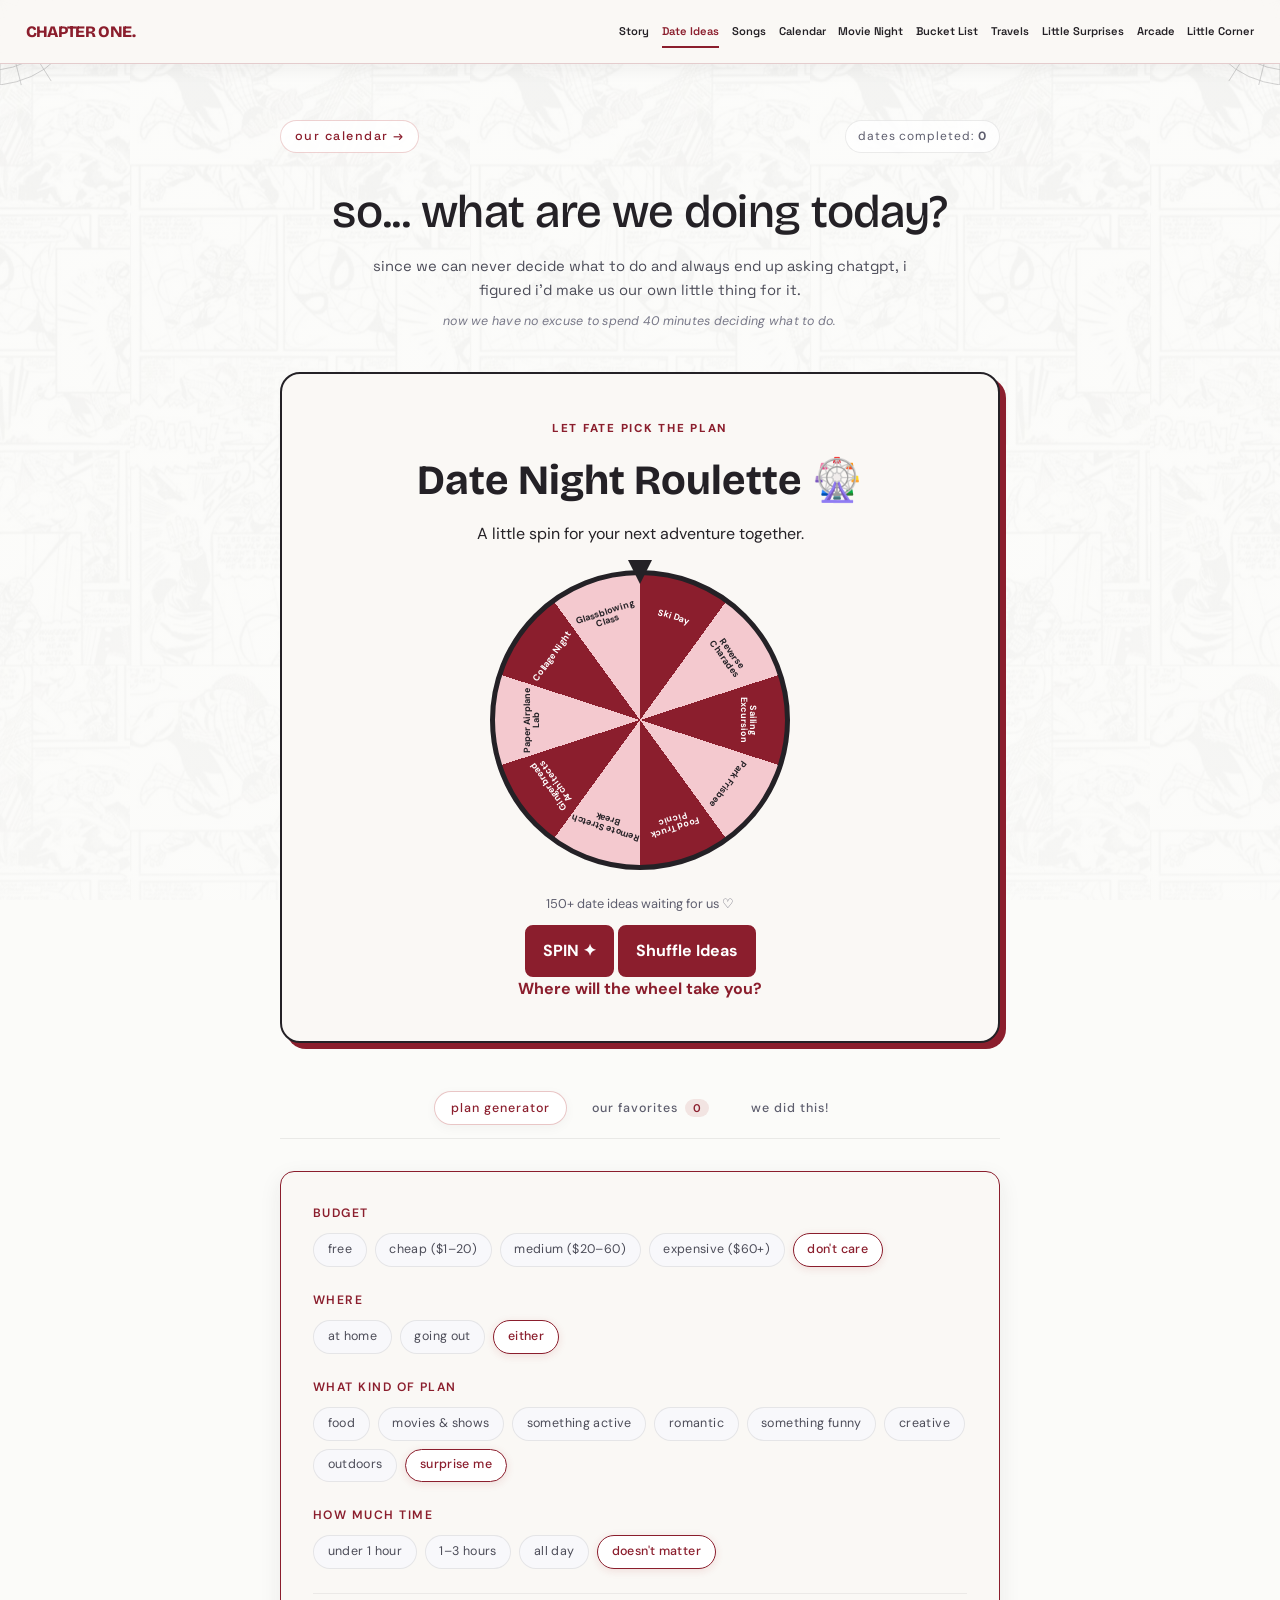
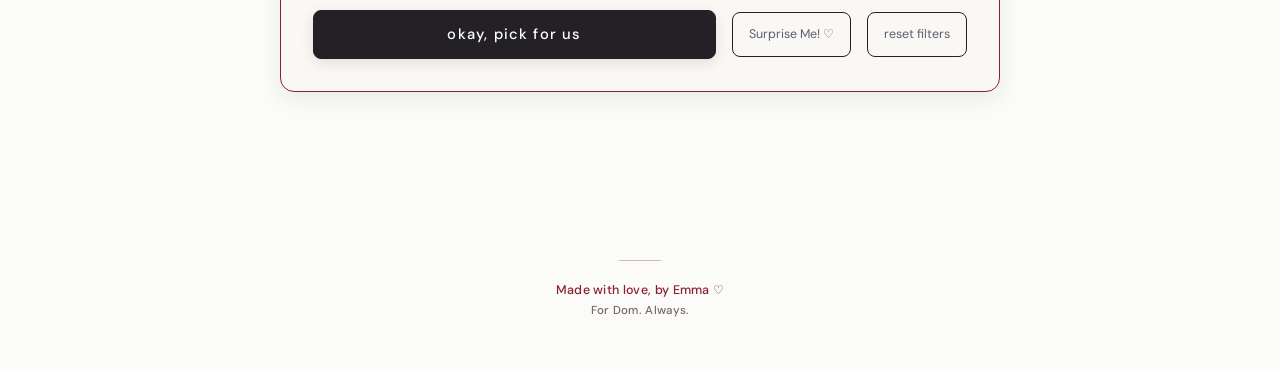
<file: date-ideas.html>
<!DOCTYPE html>
<html lang="en">
<head>
  <meta charset="UTF-8">
  <meta name="viewport" content="width=device-width, initial-scale=1.0">
  <title>so... what are we doing today?</title>
  <link rel="stylesheet" href="style.css">
  <link rel="stylesheet" href="date-ideas.css">
  <link rel="stylesheet" href="surprises-extra.css">
  <link rel="preconnect" href="https://fonts.googleapis.com">
  <link rel="preconnect" href="https://fonts.gstatic.com" crossorigin>
  <link href="https://fonts.googleapis.com/css2?family=Bricolage+Grotesque:wght@400;500;600;700;800&family=DM+Sans:ital,wght@0,400;0,500;0,600;0,700;1,400&family=Space+Grotesk:wght@400;500;600;700&display=swap" rel="stylesheet">
</head>
<body>
  <header class="site-header">
    <a class="site-wordmark" href="index.html">CHAPTER ONE.</a>
    <button class="site-menu-toggle" type="button" aria-expanded="false" aria-controls="site-menu" aria-label="Open navigation menu"><span></span><span></span><span></span></button>
    <nav class="site-menu" id="site-menu" aria-label="Main navigation">
      <a href="index.html">Story</a>
      <a href="date-ideas.html" aria-current="page">Date Ideas</a>
      <a href="our-songs.html">Songs</a>
      <a href="our-calendar.html">Calendar</a>
      <a href="movie-night.html">Movie Night</a>
      <a href="our-bucket-list.html">Bucket List</a>
      <a href="our-travels.html">Travels</a>
      <a href="little-surprises.html">Little Surprises</a>
      <a href="our-arcade.html">Arcade</a>
      <a href="our-little-corner.html">Little Corner</a>
    </nav>
  </header>
  <script src="navigation.js" defer></script>

  <!-- Light Comic Collage Background with Soft Overlay -->
  <div class="site-background" aria-hidden="true"></div>

  <!-- Delicate Corner Spider Webs -->
  <div class="corner-web corner-web-left" aria-hidden="true">
    <svg viewBox="0 0 100 100" class="corner-web-svg" fill="none" stroke="#141419" stroke-width="0.75" stroke-linecap="round">
      <line x1="0" y1="0" x2="100" y2="0" />
      <line x1="0" y1="0" x2="0" y2="100" />
      <line x1="0" y1="0" x2="100" y2="35" />
      <line x1="0" y1="0" x2="85" y2="70" />
      <line x1="0" y1="0" x2="60" y2="95" />
      <line x1="0" y1="0" x2="25" y2="100" />
      <path d="M 0,22 Q 16,19 22,0" />
      <path d="M 0,42 Q 30,36 42,0" />
      <path d="M 0,62 Q 46,55 62,0" />
      <path d="M 0,82 Q 64,74 82,0" />
      <path d="M 0,100 Q 82,90 100,0" />
    </svg>
  </div>
  <div class="corner-web corner-web-right" aria-hidden="true">
    <svg viewBox="0 0 100 100" class="corner-web-svg" fill="none" stroke="#141419" stroke-width="0.75" stroke-linecap="round">
      <line x1="0" y1="0" x2="100" y2="0" />
      <line x1="0" y1="0" x2="0" y2="100" />
      <line x1="0" y1="0" x2="100" y2="35" />
      <line x1="0" y1="0" x2="85" y2="70" />
      <line x1="0" y1="0" x2="60" y2="95" />
      <line x1="0" y1="0" x2="25" y2="100" />
      <path d="M 0,22 Q 16,19 22,0" />
      <path d="M 0,42 Q 30,36 42,0" />
      <path d="M 0,62 Q 46,55 62,0" />
      <path d="M 0,82 Q 64,74 82,0" />
      <path d="M 0,100 Q 82,90 100,0" />
    </svg>
  </div>

  <div class="page-container">
    <!-- Top Navigation -->
    <nav class="top-nav">
      <a href="our-calendar.html" class="back-link">our calendar &rarr;</a>
      <div class="counter-pill-summary">
        dates completed: <strong id="completed-count-badge">0</strong>
      </div>
    </nav>

    <!-- Header Introduction -->
    <header class="date-header">
      <h1 class="date-main-title">so... what are we doing today?</h1>
      <p class="date-intro-sub">
        since we can never decide what to do and always end up asking chatgpt, i figured i'd make us our own little thing for it.
      </p>
      <p class="date-intro-smaller">
        now we have no excuse to spend 40 minutes deciding what to do.
      </p>
    </header>

    <section class="roulette-panel" aria-labelledby="roulette-title">
      <div><span class="extra-kicker">LET FATE PICK THE PLAN</span><h2 id="roulette-title">Date Night Roulette 🎡</h2><p>A little spin for your next adventure together.</p></div>
      <div class="wheel-wrap"><div class="wheel-pointer" aria-hidden="true"></div><div id="date-wheel" class="date-wheel" role="img" aria-label="Wheel with twelve date ideas"></div></div>
      <p class="wheel-pool-note">150+ date ideas waiting for us ♡</p>
      <button class="extra-button" id="spin-wheel" type="button">SPIN ✦</button> <button class="extra-button" id="shuffle-wheel" type="button">Shuffle Ideas</button><p id="wheel-result" class="wheel-result" aria-live="polite">Where will the wheel take you?</p>
    </section>

    <!-- Sub Navigation Tabs -->
    <div class="sub-tabs-bar" role="tablist">
      <button type="button" class="sub-tab-btn active" data-target="view-generator">
        plan generator
      </button>
      <button type="button" class="sub-tab-btn" data-target="view-favorites">
        our favorites <span class="tab-badge" id="favorites-count-badge">0</span>
      </button>
      <button type="button" class="sub-tab-btn" data-target="view-completed">
        we did this!
      </button>
    </div>

    <!-- TAB 1: Generator View -->
    <section id="view-generator" class="tab-view-section">
      <!-- Interactive Filter Card -->
      <div class="generator-card">
        <!-- Budget Filter -->
        <div class="filter-group">
          <label class="filter-label">Budget</label>
          <div class="filter-pills">
            <label class="filter-pill">
              <input type="radio" name="filter-budget" value="free">
              <span>free</span>
            </label>
            <label class="filter-pill">
              <input type="radio" name="filter-budget" value="cheap">
              <span>cheap ($1–20)</span>
            </label>
            <label class="filter-pill">
              <input type="radio" name="filter-budget" value="medium">
              <span>medium ($20–60)</span>
            </label>
            <label class="filter-pill">
              <input type="radio" name="filter-budget" value="expensive">
              <span>expensive ($60+)</span>
            </label>
            <label class="filter-pill">
              <input type="radio" name="filter-budget" value="all" checked>
              <span>don't care</span>
            </label>
          </div>
        </div>

        <!-- Where Filter -->
        <div class="filter-group">
          <label class="filter-label">Where</label>
          <div class="filter-pills">
            <label class="filter-pill">
              <input type="radio" name="filter-location" value="home">
              <span>at home</span>
            </label>
            <label class="filter-pill">
              <input type="radio" name="filter-location" value="out">
              <span>going out</span>
            </label>
            <label class="filter-pill">
              <input type="radio" name="filter-location" value="all" checked>
              <span>either</span>
            </label>
          </div>
        </div>

        <!-- What Kind of Plan -->
        <div class="filter-group">
          <label class="filter-label">What kind of plan</label>
          <div class="filter-pills">
            <label class="filter-pill">
              <input type="radio" name="filter-category" value="food">
              <span>food</span>
            </label>
            <label class="filter-pill">
              <input type="radio" name="filter-category" value="movies">
              <span>movies & shows</span>
            </label>
            <label class="filter-pill">
              <input type="radio" name="filter-category" value="active">
              <span>something active</span>
            </label>
            <label class="filter-pill">
              <input type="radio" name="filter-category" value="romantic">
              <span>romantic</span>
            </label>
            <label class="filter-pill">
              <input type="radio" name="filter-category" value="funny">
              <span>something funny</span>
            </label>
            <label class="filter-pill">
              <input type="radio" name="filter-category" value="creative">
              <span>creative</span>
            </label>
            <label class="filter-pill">
              <input type="radio" name="filter-category" value="outdoors">
              <span>outdoors</span>
            </label>
            <label class="filter-pill">
              <input type="radio" name="filter-category" value="all" checked>
              <span>surprise me</span>
            </label>
          </div>
        </div>

        <!-- How Much Time -->
        <div class="filter-group">
          <label class="filter-label">How much time</label>
          <div class="filter-pills">
            <label class="filter-pill">
              <input type="radio" name="filter-duration" value="short">
              <span>under 1 hour</span>
            </label>
            <label class="filter-pill">
              <input type="radio" name="filter-duration" value="medium">
              <span>1–3 hours</span>
            </label>
            <label class="filter-pill">
              <input type="radio" name="filter-duration" value="long">
              <span>all day</span>
            </label>
            <label class="filter-pill">
              <input type="radio" name="filter-duration" value="all" checked>
              <span>doesn't matter</span>
            </label>
          </div>
        </div>

        <!-- Actions -->
        <div class="generator-actions">
          <button type="button" class="btn-main-pick" id="btn-pick-idea">
            okay, pick for us
          </button>
          <button type="button" class="btn-reset-filters" id="btn-surprise">Surprise Me! ♡</button>
          <button type="button" class="btn-reset-filters" id="btn-reset-filters">
            reset filters
          </button>
        </div>
      </div>

      <!-- Generated Result Card (Hidden until generated) -->
      <div id="date-result-card" class="result-card hidden">
        <div class="result-header-tags">
          <span class="meta-tag hidden" id="idea-surprise">surprise selection ♡</span>
          <span class="meta-tag" id="idea-budget">free</span>
          <span class="meta-tag" id="idea-location">at home</span>
          <span class="meta-tag" id="idea-duration">1–3 hours</span>
          <span class="meta-tag" id="idea-category">food</span>
        </div>
        <h2 class="result-title" id="idea-title">Date Idea Title</h2>
        <p class="result-desc" id="idea-desc">Date description goes here.</p>

        <div class="result-footer-actions">
          <button type="button" class="btn-secondary-action" id="btn-toggle-favorite">
            <span>❤️</span> <span class="btn-label">save to favorites</span>
          </button>
          <button type="button" class="btn-secondary-action" id="btn-toggle-completed">
            <span>✓</span> <span class="btn-label">we did this!</span>
          </button>
          <button type="button" class="btn-secondary-action btn-another-one" id="btn-another-idea">
            nah, another one &rarr;
          </button>
        </div>
      </div>

      <!-- Empty State if no results match -->
      <div id="date-empty-state" class="empty-state-card hidden">
        <h3 class="empty-state-title">no plans match that exact combo</h3>
        <p class="empty-state-text">try loosening up a filter, picking "either" / "doesn't matter", or hit reset filters!</p>
      </div>
    </section>

    <!-- TAB 2: Favorites View -->
    <section id="view-favorites" class="tab-view-section hidden">
      <div class="saved-items-container" id="favorites-list">
        <!-- Rendered by date-ideas.js -->
      </div>
    </section>

    <!-- TAB 3: Completed Plans View -->
    <section id="view-completed" class="tab-view-section hidden">
      <div class="saved-items-container" id="completed-list">
        <!-- Rendered by date-ideas.js -->
      </div>
    </section>

  </div>

  <script src="date-ideas.js"></script>
  <script src="roulette.js" defer></script>

  <footer class="site-signature"><p>Made with love, by Emma ♡</p><p>For Dom. Always.</p></footer>
</body>
</html>
</file>
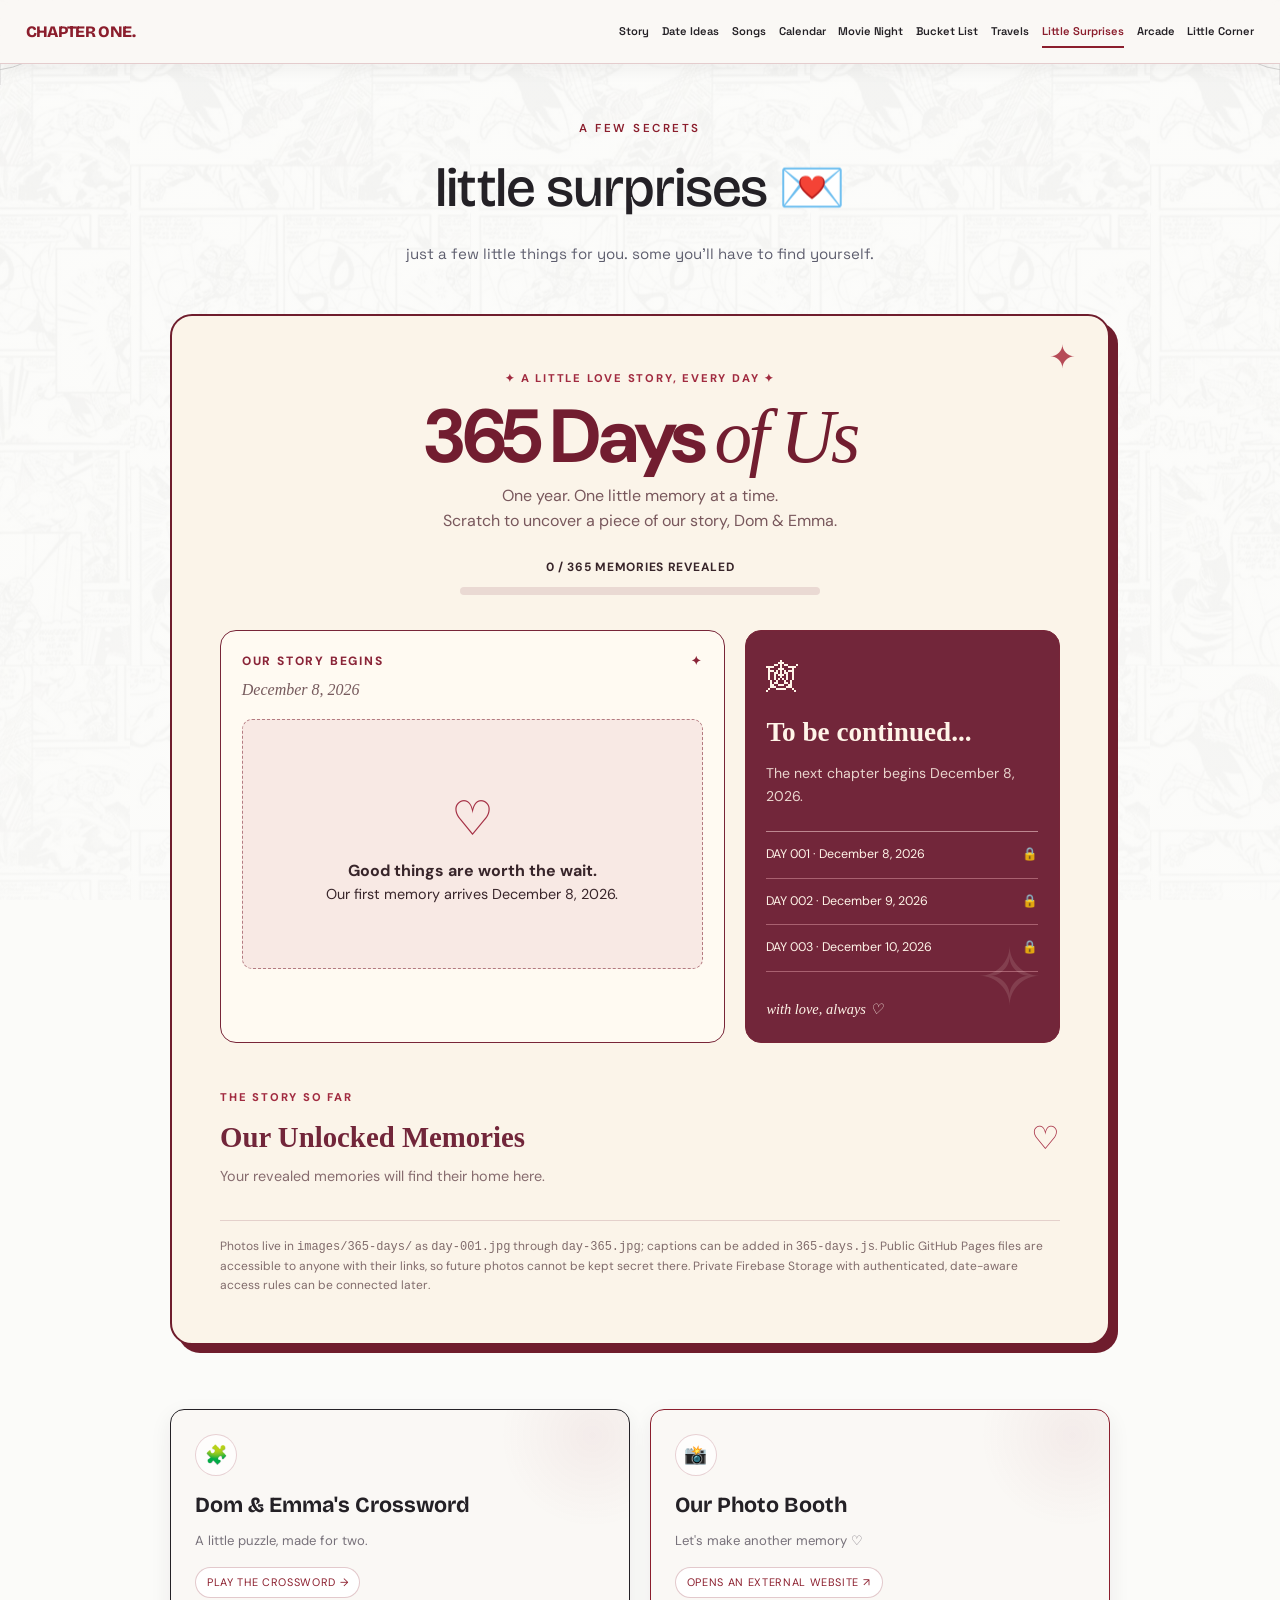
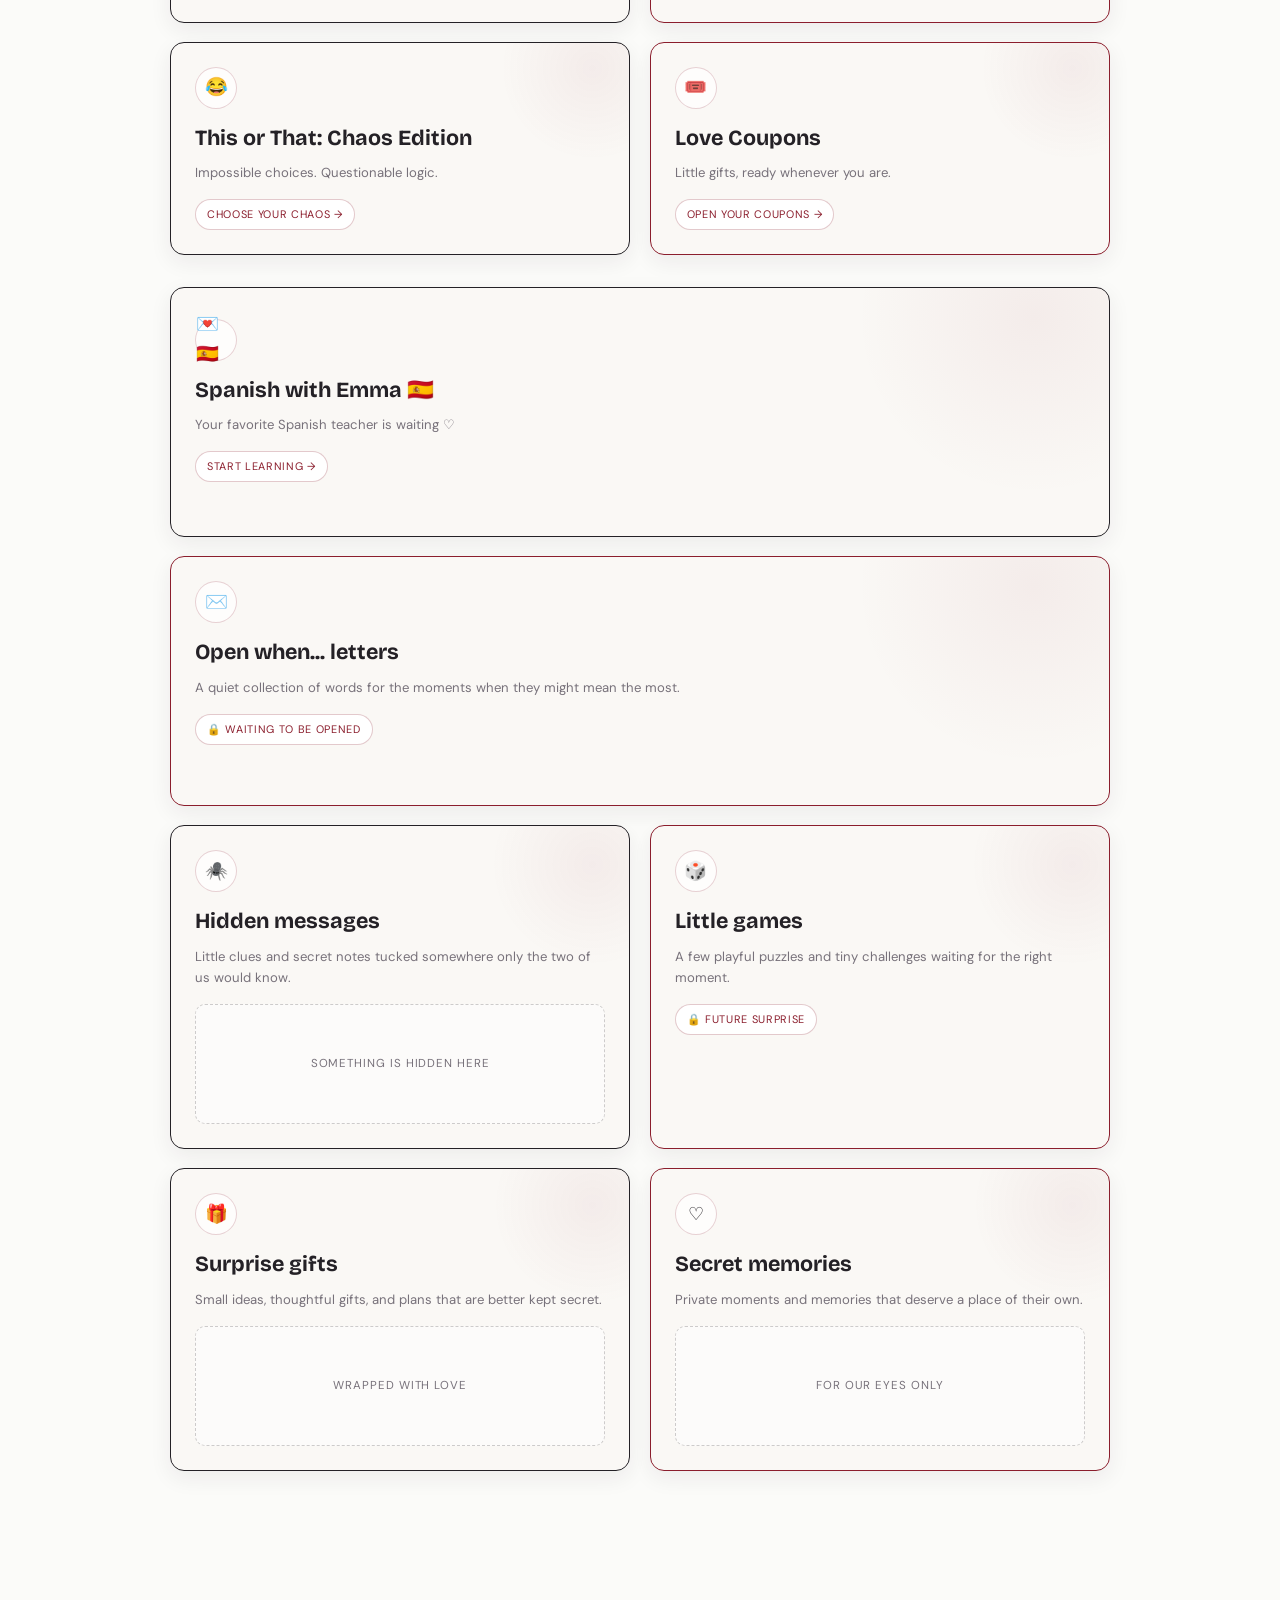
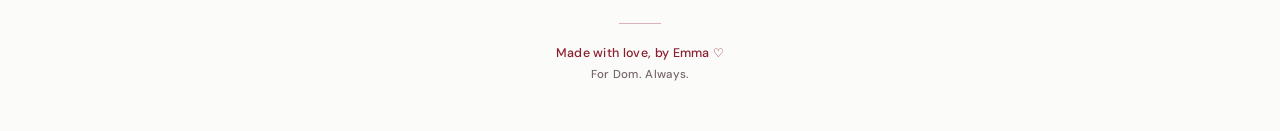
<file: little-surprises.html>
<!DOCTYPE html>
<html lang="en">
<head>
  <meta charset="UTF-8">
  <meta name="viewport" content="width=device-width, initial-scale=1.0">
  <title>little surprises 💌 • Chapter One</title>
  <link rel="stylesheet" href="style.css">
  <link rel="stylesheet" href="placeholder-pages.css">
  <link rel="stylesheet" href="365-days.css">
  <link rel="stylesheet" href="surprises-extra.css">
  <link rel="preconnect" href="https://fonts.googleapis.com">
  <link rel="preconnect" href="https://fonts.gstatic.com" crossorigin>
  <link href="https://fonts.googleapis.com/css2?family=Bricolage+Grotesque:wght@400;500;600;700;800&family=DM+Sans:ital,wght@0,400;0,500;0,600;0,700;1,400&family=Space+Grotesk:wght@400;500;600;700&display=swap" rel="stylesheet">
</head>
<body class="little-surprises-page">
  <header class="site-header">
    <a class="site-wordmark" href="index.html">CHAPTER ONE.</a>
    <button class="site-menu-toggle" type="button" aria-expanded="false" aria-controls="site-menu" aria-label="Open navigation menu"><span></span><span></span><span></span></button>
    <nav class="site-menu" id="site-menu" aria-label="Main navigation">
      <a href="index.html">Story</a>
      <a href="date-ideas.html">Date Ideas</a>
      <a href="our-songs.html">Songs</a>
      <a href="our-calendar.html">Calendar</a>
      <a href="movie-night.html">Movie Night</a>
      <a href="our-bucket-list.html">Bucket List</a>
      <a href="our-travels.html">Travels</a>
      <a href="little-surprises.html" aria-current="page">Little Surprises</a>
      <a href="our-arcade.html">Arcade</a>
      <a href="our-little-corner.html">Little Corner</a>
    </nav>
  </header>
  <script src="navigation.js" defer></script>
  <div class="site-background" aria-hidden="true"></div>

  <div class="corner-web corner-web-left" aria-hidden="true">
    <svg viewBox="0 0 100 100" class="corner-web-svg" fill="none" stroke="#242126" stroke-width="0.75" stroke-linecap="round">
      <line x1="0" y1="0" x2="100" y2="0"/><line x1="0" y1="0" x2="0" y2="100"/>
      <line x1="0" y1="0" x2="100" y2="35"/><line x1="0" y1="0" x2="85" y2="70"/>
      <path d="M 0,22 Q 16,19 22,0"/><path d="M 0,42 Q 30,36 42,0"/>
      <path d="M 0,62 Q 46,55 62,0"/><path d="M 0,82 Q 64,74 82,0"/>
    </svg>
  </div>
  <div class="corner-web corner-web-right" aria-hidden="true">
    <svg viewBox="0 0 100 100" class="corner-web-svg" fill="none" stroke="#242126" stroke-width="0.75" stroke-linecap="round">
      <line x1="0" y1="0" x2="100" y2="0"/><line x1="0" y1="0" x2="0" y2="100"/>
      <line x1="0" y1="0" x2="100" y2="35"/><line x1="0" y1="0" x2="85" y2="70"/>
      <path d="M 0,22 Q 16,19 22,0"/><path d="M 0,42 Q 30,36 42,0"/>
      <path d="M 0,62 Q 46,55 62,0"/><path d="M 0,82 Q 64,74 82,0"/>
    </svg>
  </div>

  <main class="placeholder-page-container">

    <header class="placeholder-header">
      <span class="placeholder-overline">A Few Secrets</span>
      <h1 class="placeholder-title">little surprises 💌</h1>
      <p class="placeholder-intro">just a few little things for you. some you'll have to find yourself.</p>
    </header>

    <section class="memories" aria-labelledby="memories-title">
      <div class="memories-heading">
        <span class="memories-kicker">✦ a little love story, every day ✦</span>
        <h2 id="memories-title">365 Days <em>of Us</em></h2>
        <p>One year. One little memory at a time.<br>Scratch to uncover a piece of our story, Dom &amp; Emma.</p>
        <div class="memories-progress"><span id="memory-count">0 / 365 memories revealed</span><div class="progress-track"><div id="memory-progress-bar"></div></div></div>
      </div>
      <div class="memory-layout">
        <div class="memory-main">
          <div class="memory-card-heading"><span id="memory-day">OUR STORY BEGINS</span><span>✦</span></div>
          <p id="memory-date" class="memory-date"></p>
          <label class="memory-picker" for="memory-select">Choose an available day <select id="memory-select"></select></label>
          <div id="scratch-card" class="scratch-card" hidden>
            <div id="memory-photo" class="memory-photo"></div>
            <canvas id="scratch-canvas" aria-label="Scratch this card to reveal the memory"></canvas>
          </div>
          <div id="memory-locked" class="memory-locked"><span>♡</span><strong>Good things are worth the wait.</strong><p>Our first memory arrives December 8, 2026.</p></div>
          <p id="memory-caption" class="memory-caption"></p>
          <p id="scratch-hint" class="scratch-hint" hidden>✧ Scratch with your finger or mouse to reveal ✧</p>
          <button id="reveal-memory" class="memory-button" type="button" hidden>Reveal this memory ♡</button>
          <p id="memory-complete" class="memory-complete" hidden>365 days, 365 little pieces of us. Here’s to every chapter still to come. ♡</p>
        </div>
        <aside class="memory-sidebar">
          <span class="sidebar-icon">🕸</span><h3>To be continued...</h3>
          <p id="future-message"></p>
          <div id="future-list" class="future-list"></div>
          <span class="sidebar-signoff">with love, always ♡</span>
        </aside>
      </div>
      <div class="memory-gallery-heading"><div><span class="memories-kicker">THE STORY SO FAR</span><h3>Our Unlocked Memories</h3></div><span>♡</span></div>
      <p id="gallery-empty" class="gallery-empty">Your revealed memories will find their home here.</p>
      <div id="memory-gallery" class="memory-gallery"></div>
      <p class="memory-note">Photos live in <code>images/365-days/</code> as <code>day-001.jpg</code> through <code>day-365.jpg</code>; captions can be added in <code>365-days.js</code>. Public GitHub Pages files are accessible to anyone with their links, so future photos cannot be kept secret there. Private Firebase Storage with authenticated, date-aware access rules can be connected later.</p>
    </section>

    <div class="placeholder-grid new-surprises">
      <a class="placeholder-card surprise-link" href="surprise-games.html#crossword"><div class="placeholder-card-icon">🧩</div><h2>Dom &amp; Emma's Crossword</h2><p>A little puzzle, made for two.</p><span class="secret-lock">play the crossword →</span></a>
      <a class="placeholder-card surprise-link" href="https://mysketchbooth.com/" target="_blank" rel="noopener noreferrer"><div class="placeholder-card-icon">📸</div><h2>Our Photo Booth</h2><p>Let's make another memory ♡</p><span class="secret-lock">opens an external website ↗</span></a>
      <a class="placeholder-card surprise-link" href="surprise-games.html#chaos"><div class="placeholder-card-icon">😂</div><h2>This or That: Chaos Edition</h2><p>Impossible choices. Questionable logic.</p><span class="secret-lock">choose your chaos →</span></a>
      <a class="placeholder-card surprise-link" href="surprise-games.html#coupons"><div class="placeholder-card-icon">🎟️</div><h2>Love Coupons</h2><p>Little gifts, ready whenever you are.</p><span class="secret-lock">open your coupons →</span></a>
    </div>

    <div class="placeholder-grid">
      <a class="placeholder-card featured" href="spanish-with-emma.html" style="text-decoration:none;color:inherit;display:block">
        <div class="placeholder-card-icon" aria-hidden="true">💌🇪🇸</div>
        <h2>Spanish with Emma 🇪🇸</h2>
        <p>Your favorite Spanish teacher is waiting ♡</p>
        <span class="secret-lock">start learning →</span>
      </a>
      <section class="placeholder-card featured">
        <div class="placeholder-card-icon" aria-hidden="true">✉️</div>
        <h2>Open when... letters</h2>
        <p>A quiet collection of words for the moments when they might mean the most.</p>
        <span class="secret-lock">🔒 waiting to be opened</span>
      </section>
      <section class="placeholder-card">
        <div class="placeholder-card-icon" aria-hidden="true">🕷️</div>
        <h2>Hidden messages</h2>
        <p>Little clues and secret notes tucked somewhere only the two of us would know.</p>
        <div class="memory-frame">something is hidden here</div>
      </section>
      <section class="placeholder-card">
        <div class="placeholder-card-icon" aria-hidden="true">🎲</div>
        <h2>Little games</h2>
        <p>A few playful puzzles and tiny challenges waiting for the right moment.</p>
        <span class="secret-lock">🔒 future surprise</span>
      </section>
      <section class="placeholder-card">
        <div class="placeholder-card-icon" aria-hidden="true">🎁</div>
        <h2>Surprise gifts</h2>
        <p>Small ideas, thoughtful gifts, and plans that are better kept secret.</p>
        <div class="memory-frame">wrapped with love</div>
      </section>
      <section class="placeholder-card">
        <div class="placeholder-card-icon" aria-hidden="true">♡</div>
        <h2>Secret memories</h2>
        <p>Private moments and memories that deserve a place of their own.</p>
        <div class="memory-frame">for our eyes only</div>
      </section>
    </div>
  </main>
  <script src="365-days.js" defer></script>

  <footer class="site-signature"><p>Made with love, by Emma ♡</p><p>For Dom. Always.</p></footer>
</body>
</html>
</file>
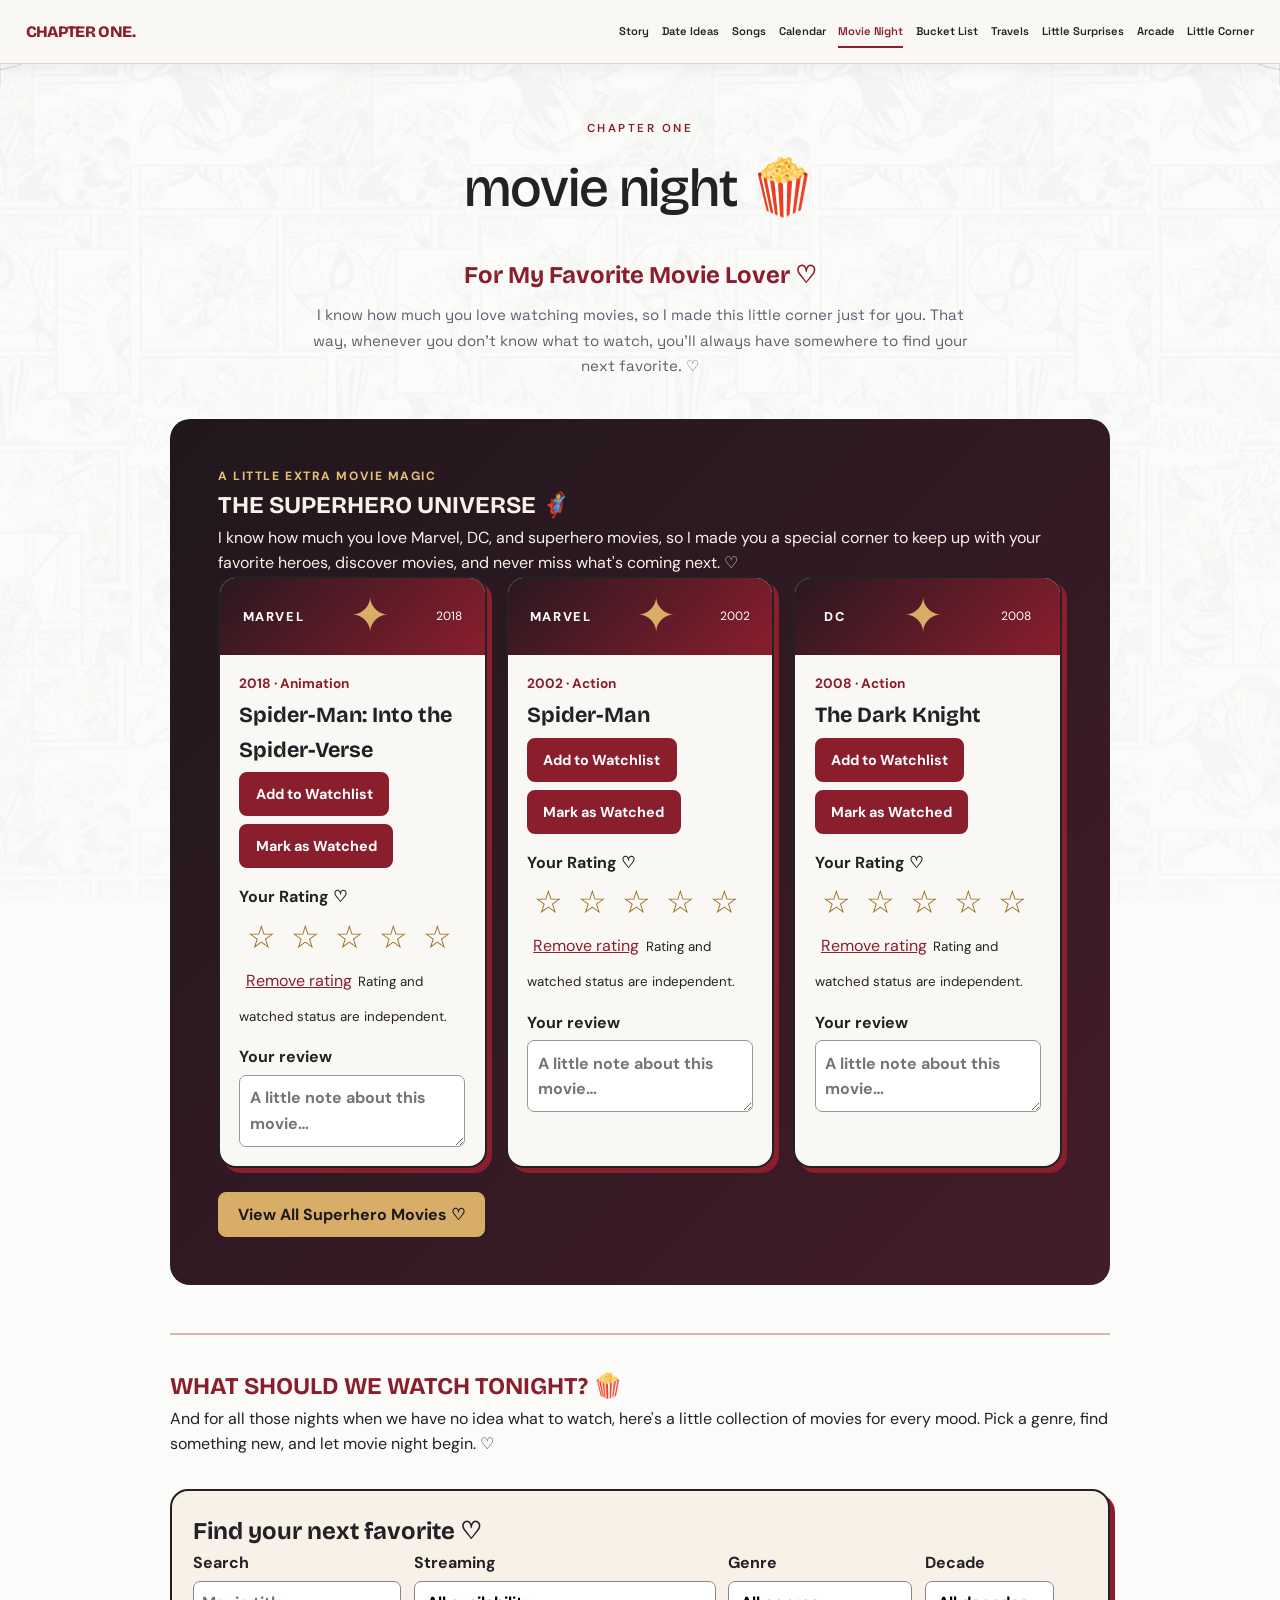
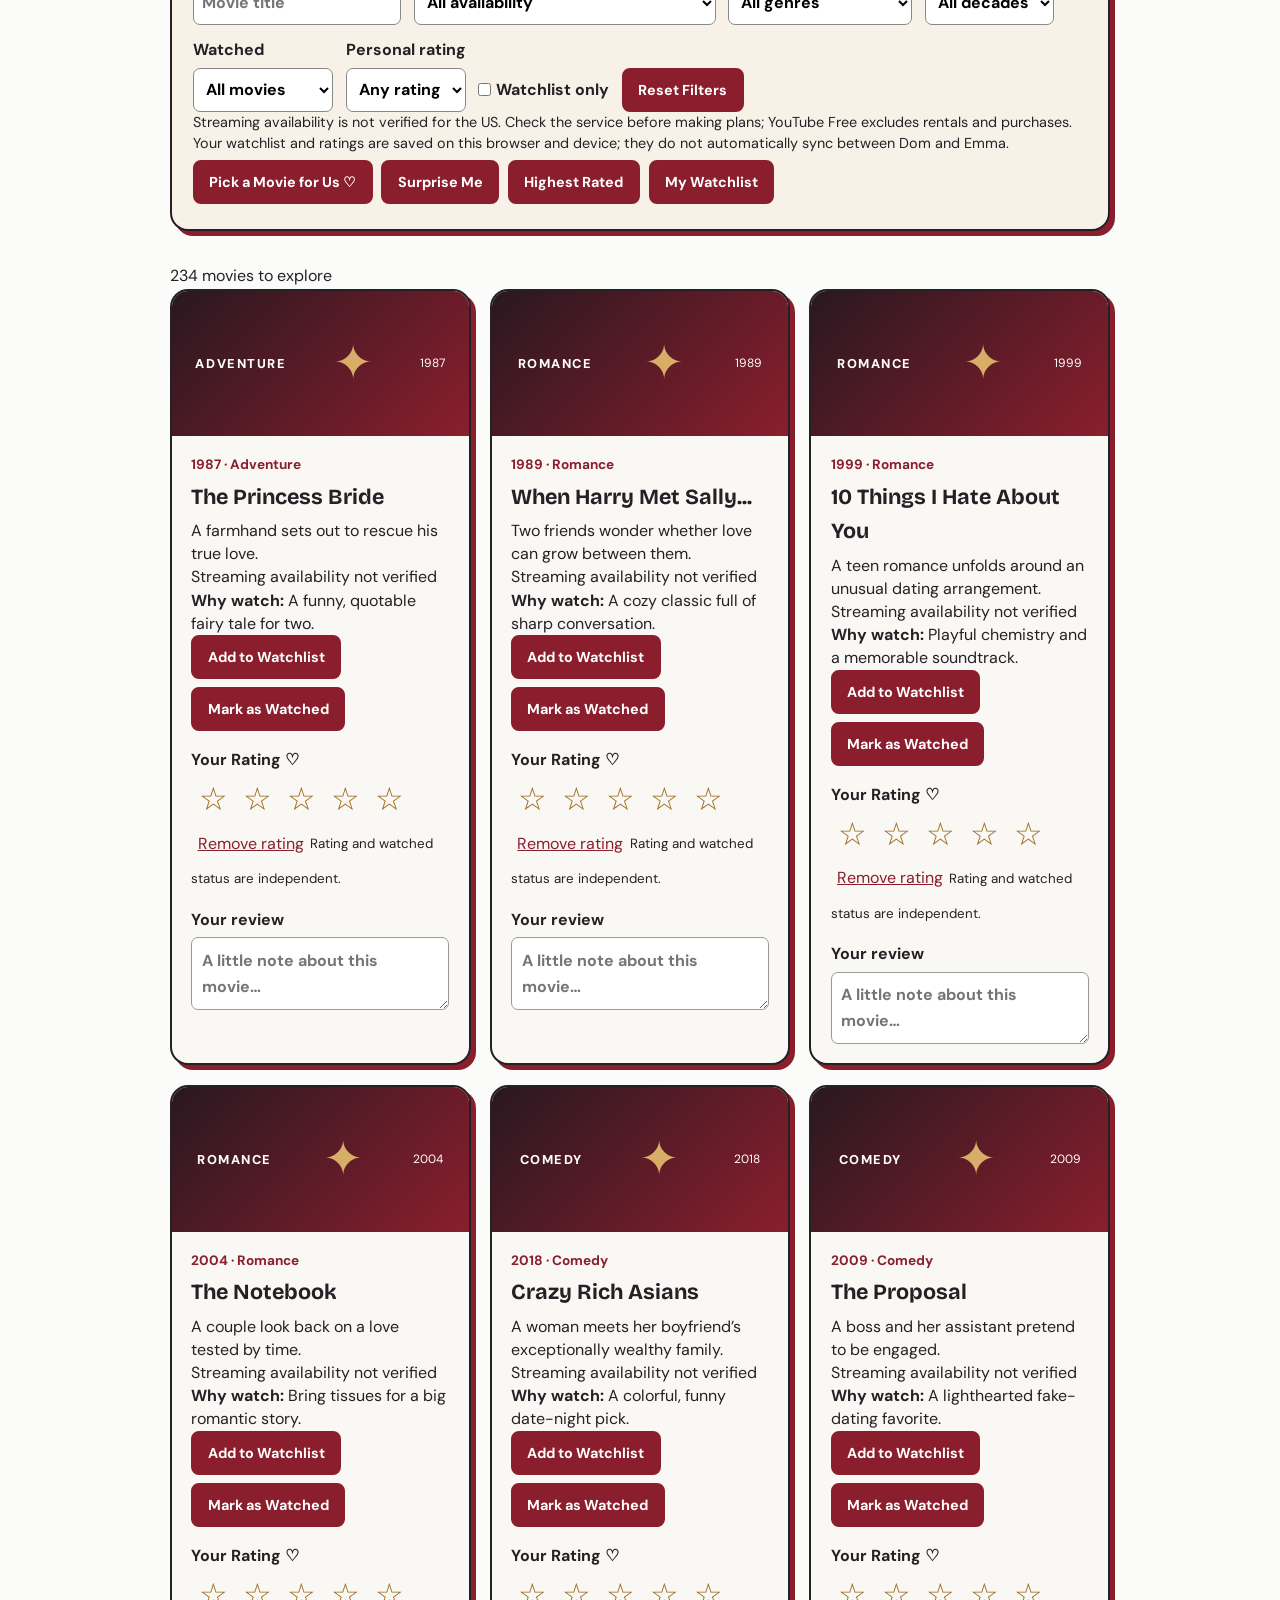
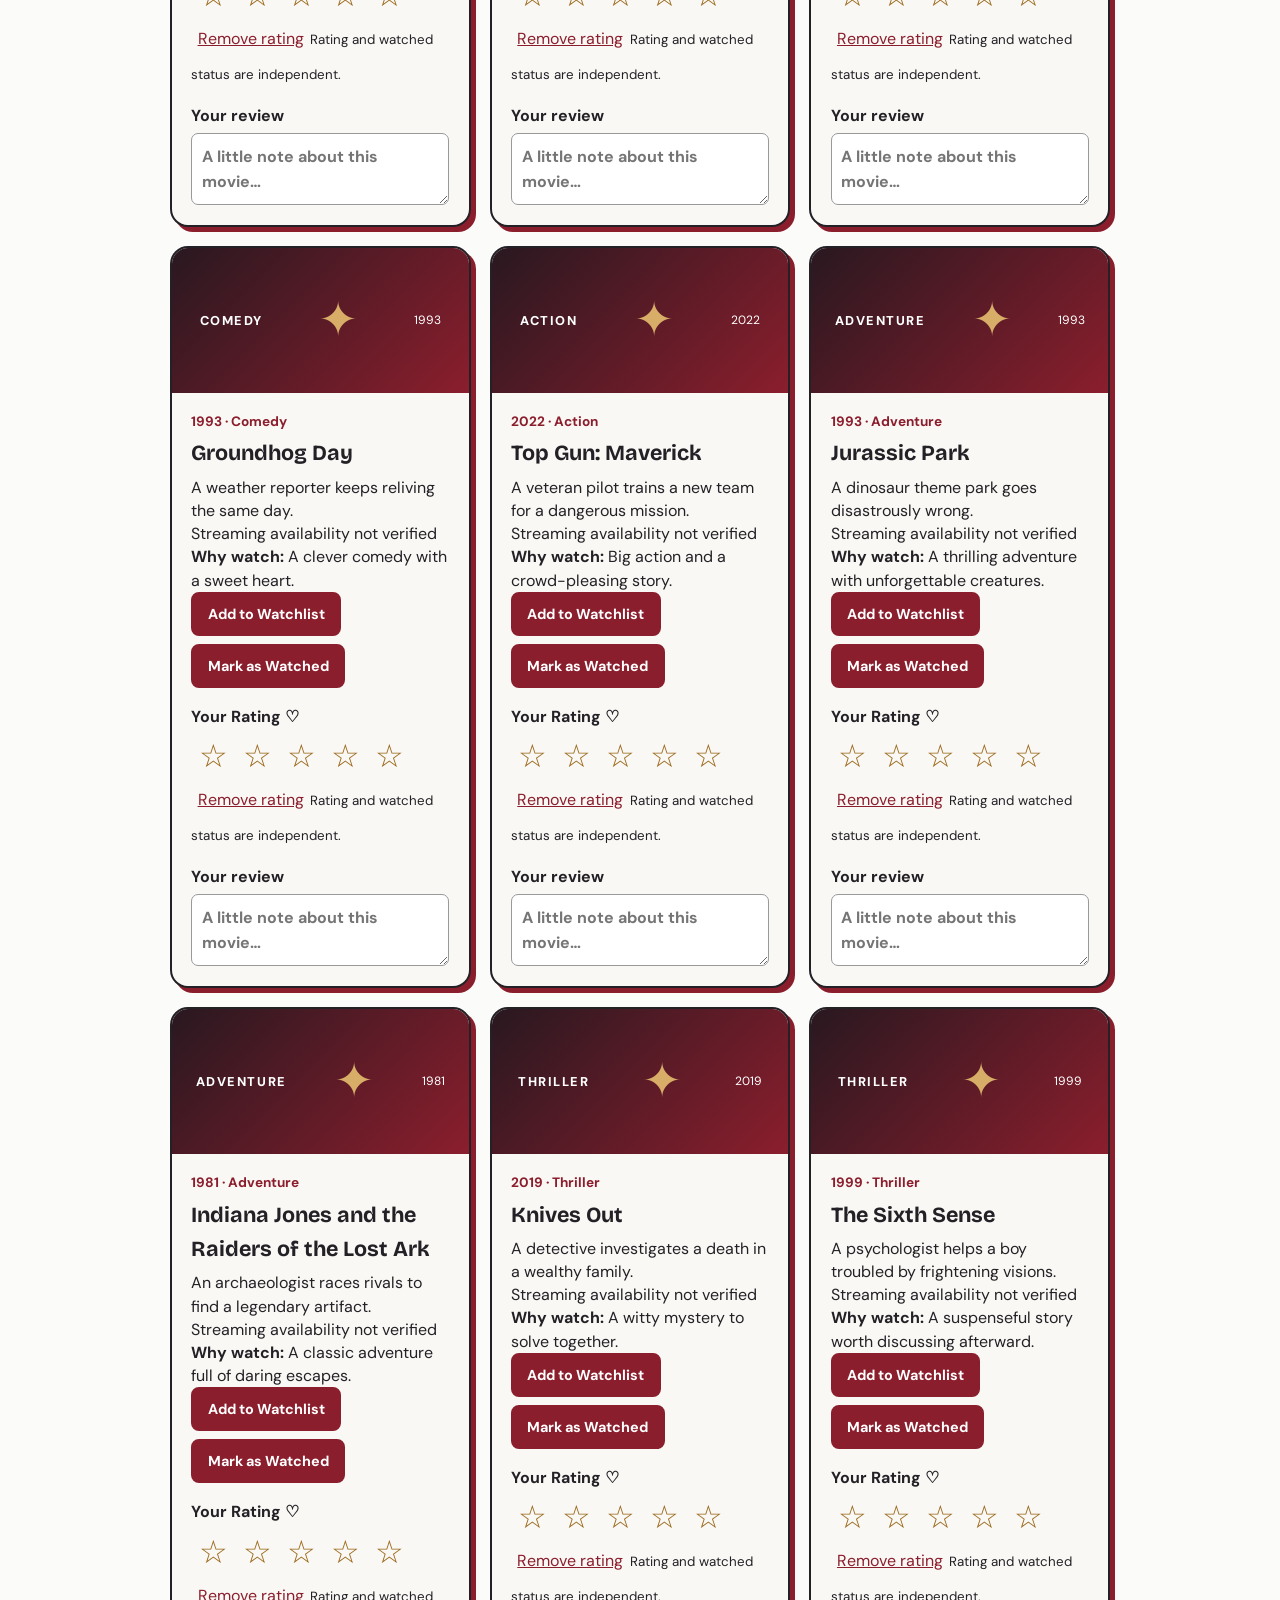
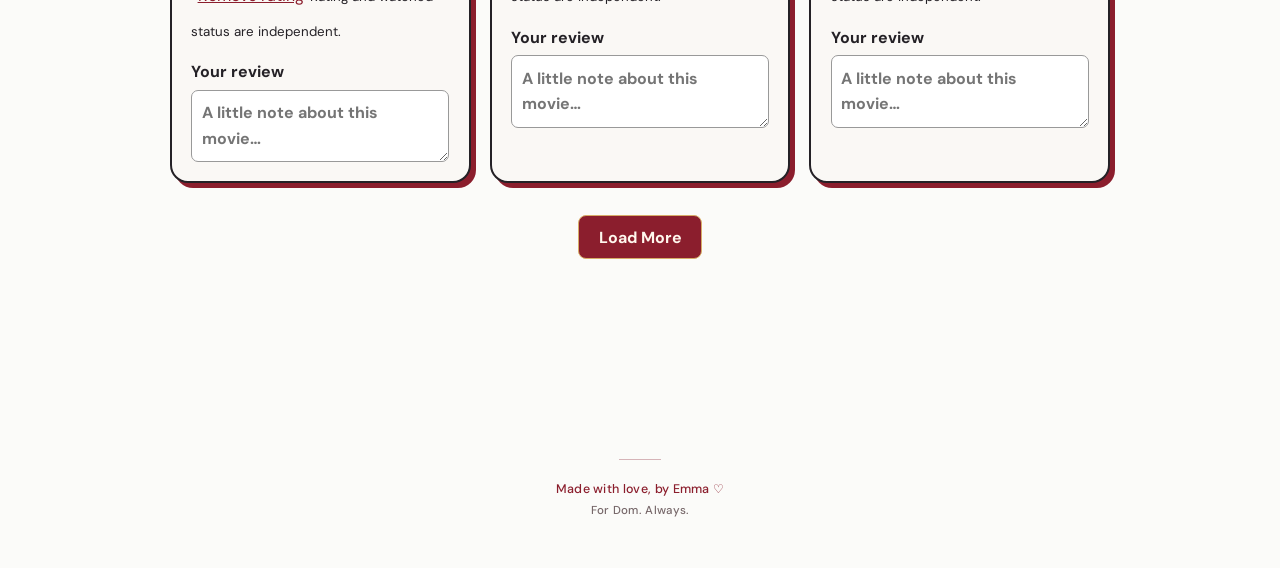
<file: movie-night.html>
<!DOCTYPE html>
<html lang="en">
<head>
  <meta charset="UTF-8">
  <meta name="viewport" content="width=device-width, initial-scale=1.0">
  <title>movie night 🍿 • Chapter One</title>
  <link rel="stylesheet" href="style.css">
  <link rel="stylesheet" href="placeholder-pages.css">
  <link rel="stylesheet" href="movie-night.css">
  <link rel="preconnect" href="https://fonts.googleapis.com">
  <link rel="preconnect" href="https://fonts.gstatic.com" crossorigin>
  <link href="https://fonts.googleapis.com/css2?family=Bricolage+Grotesque:wght@400;500;600;700;800&family=DM+Sans:ital,wght@0,400;0,500;0,600;0,700;1,400&family=Space+Grotesk:wght@400;500;600;700&display=swap" rel="stylesheet">
</head>
<body>
  <header class="site-header">
    <a class="site-wordmark" href="index.html">CHAPTER ONE.</a>
    <button class="site-menu-toggle" type="button" aria-expanded="false" aria-controls="site-menu" aria-label="Open navigation menu"><span></span><span></span><span></span></button>
    <nav class="site-menu" id="site-menu" aria-label="Main navigation">
      <a href="index.html">Story</a>
      <a href="date-ideas.html">Date Ideas</a>
      <a href="our-songs.html">Songs</a>
      <a href="our-calendar.html">Calendar</a>
      <a href="movie-night.html" aria-current="page">Movie Night</a>
      <a href="our-bucket-list.html">Bucket List</a>
      <a href="our-travels.html">Travels</a>
      <a href="little-surprises.html">Little Surprises</a>
      <a href="our-arcade.html">Arcade</a>
      <a href="our-little-corner.html">Little Corner</a>
    </nav>
  </header>
  <script src="navigation.js" defer></script>
  <div class="site-background" aria-hidden="true"></div>

  <div class="corner-web corner-web-left" aria-hidden="true">
    <svg viewBox="0 0 100 100" class="corner-web-svg" fill="none" stroke="#242126" stroke-width="0.75" stroke-linecap="round">
      <line x1="0" y1="0" x2="100" y2="0"/><line x1="0" y1="0" x2="0" y2="100"/>
      <line x1="0" y1="0" x2="100" y2="35"/><line x1="0" y1="0" x2="85" y2="70"/>
      <path d="M 0,22 Q 16,19 22,0"/><path d="M 0,42 Q 30,36 42,0"/>
      <path d="M 0,62 Q 46,55 62,0"/><path d="M 0,82 Q 64,74 82,0"/>
    </svg>
  </div>
  <div class="corner-web corner-web-right" aria-hidden="true">
    <svg viewBox="0 0 100 100" class="corner-web-svg" fill="none" stroke="#242126" stroke-width="0.75" stroke-linecap="round">
      <line x1="0" y1="0" x2="100" y2="0"/><line x1="0" y1="0" x2="0" y2="100"/>
      <line x1="0" y1="0" x2="100" y2="35"/><line x1="0" y1="0" x2="85" y2="70"/>
      <path d="M 0,22 Q 16,19 22,0"/><path d="M 0,42 Q 30,36 42,0"/>
      <path d="M 0,62 Q 46,55 62,0"/><path d="M 0,82 Q 64,74 82,0"/>
    </svg>
  </div>

  <main class="placeholder-page-container">

    <header class="placeholder-header">
      <span class="placeholder-overline">Chapter One</span>
      <h1 class="placeholder-title">movie night 🍿</h1>
      <h2 class="movie-dedication">For My Favorite Movie Lover ♡</h2>
      <p class="placeholder-intro">I know how much you love watching movies, so I made this little corner just for you. That way, whenever you don't know what to watch, you'll always have somewhere to find your next favorite. ♡</p>
    </header>

    <section class="hero-universe" aria-labelledby="universe-title">
      <p class="movie-eyebrow">A little extra movie magic</p>
      <h2 id="universe-title">THE SUPERHERO UNIVERSE 🦸</h2>
      <p>I know how much you love Marvel, DC, and superhero movies, so I made you a special corner to keep up with your favorite heroes, discover movies, and never miss what's coming next. ♡</p>
      <div id="hero-preview" class="movie-list hero-preview"></div>
      <button id="hero-toggle" type="button" aria-expanded="false" aria-controls="hero-collection">View All Superhero Movies ♡</button>
      <div id="hero-collection" hidden>
      <div class="universe-tabs" role="group" aria-label="Choose superhero collection">
        <button type="button" data-universe="Marvel" aria-pressed="true">Marvel</button>
        <button type="button" data-universe="DC" aria-pressed="false">DC</button>
        <button type="button" data-universe="Coming Soon" aria-pressed="false">Coming Soon</button>
      </div>
      <div id="hero-movies"><h3 id="hero-heading">MARVEL MOVIES</h3>
        <div class="hero-controls"><label>Search <input id="hero-search" type="search" placeholder="Movie title"></label> <label>Genre <select id="hero-genre"><option value="">All genres</option></select></label> <label><input id="hero-saved" type="checkbox"> Watchlist only</label> <button id="hero-pick" type="button">Surprise Me</button> <button id="hero-highest" type="button">Highest Rated</button></div>
        <div id="hero-pick-result" aria-live="polite"></div><div id="hero-list" class="movie-list"></div></div>
      <div id="hero-releases" hidden><h3>COMING SOON</h3><p>US theatrical dates · Manually maintained · Last checked November 21, 2026. Dates can change; check the official links.</p><div id="movie-releases" class="release-grid"></div></div>
      </div>
    </section>
    <section class="general-library" aria-labelledby="general-title">
      <h2 id="general-title">WHAT SHOULD WE WATCH TONIGHT? 🍿</h2>
      <p>And for all those nights when we have no idea what to watch, here's a little collection of movies for every mood. Pick a genre, find something new, and let movie night begin. ♡</p>
    <section class="movie-controls" aria-label="Find a movie">
      <h2>Find your next favorite ♡</h2><div class="movie-filters">
      <label>Search <input id="movie-search" type="search" placeholder="Movie title"></label>
      <label>Streaming <select id="movie-streaming"><option value="">All availability</option><option value="Netflix">Netflix</option><option value="Disney+">Disney+</option><option value="Free YouTube">Free YouTube</option><option value="unverified">Streaming availability not verified</option></select></label>
      <label>Genre <select id="movie-genre"><option value="">All genres</option></select></label>
      <label>Decade <select id="movie-decade"><option value="">All decades</option></select></label>
      <label>Watched <select id="movie-watched"><option value="">All movies</option><option value="yes">Watched</option><option value="no">Not watched</option></select></label>
      <label>Personal rating <select id="movie-personal"><option value="">Any rating</option><option value="1">1 star</option><option value="2">2 stars</option><option value="3">3 stars</option><option value="4">4 stars</option><option value="5">5 stars</option></select></label>
      <label class="movie-check"><input id="movie-saved" type="checkbox"> Watchlist only</label>
      <button id="movie-reset" type="button">Reset Filters</button></div>
      <p>Streaming availability is not verified for the US. Check the service before making plans; YouTube Free excludes rentals and purchases.</p>
      <p>Your watchlist and ratings are saved on this browser and device; they do not automatically sync between Dom and Emma. <span id="movie-storage" role="status"></span></p>
      <button id="movie-pick" type="button">Pick a Movie for Us ♡</button> <button id="movie-surprise" type="button">Surprise Me</button> <button id="movie-highest" type="button">Highest Rated</button> <button id="movie-watchlist" type="button">My Watchlist</button><div id="movie-pick-result" aria-live="polite"></div>
    </section>
      <p id="movie-count" aria-live="polite"></p><div id="movie-list" class="movie-list"></div>
      <button id="movie-more" type="button">Load More</button>
    </section>
  </main>
  <script src="movie-data.js"></script>
  <script src="movie-releases.js"></script>
  <script src="movie-night.js"></script>

  <footer class="site-signature"><p>Made with love, by Emma ♡</p><p>For Dom. Always.</p></footer>
</body>
</html>
</file>
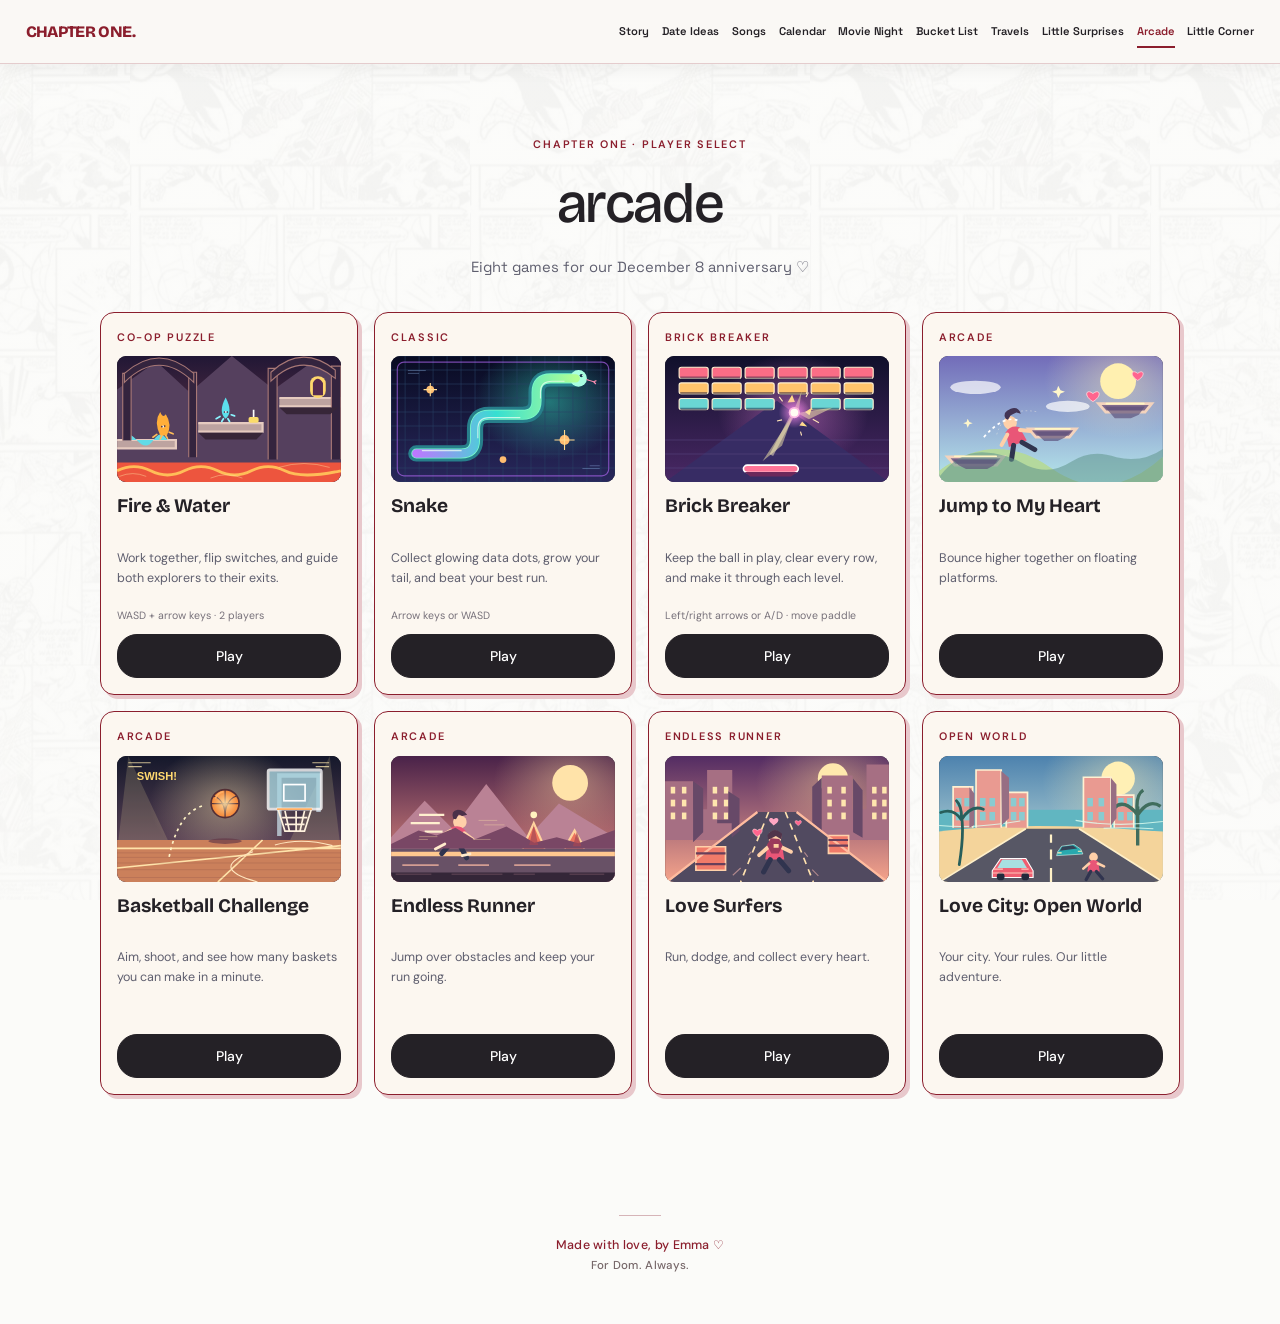
<file: our-arcade.html>
<!DOCTYPE html>
<html lang="en">
<head>
  <meta charset="UTF-8">
  <meta name="viewport" content="width=device-width, initial-scale=1.0">
  <title>arcade • Chapter One</title>
  <link rel="stylesheet" href="style.css">
  <link rel="stylesheet" href="our-arcade.css">
  <link rel="stylesheet" href="love-surfers.css">
  <link rel="stylesheet" href="love-city.css">
  <link rel="stylesheet" href="arcade-mobile.css">
  <link rel="preconnect" href="https://fonts.googleapis.com">
  <link rel="preconnect" href="https://fonts.gstatic.com" crossorigin>
  <link href="https://fonts.googleapis.com/css2?family=Bricolage+Grotesque:wght@400;500;600;700;800&family=DM+Sans:ital,wght@0,400;0,500;0,600;0,700;1,400&family=Space+Grotesk:wght@400;500;600;700&display=swap" rel="stylesheet">
</head>
<body>
  <header class="site-header">
    <a class="site-wordmark" href="index.html">CHAPTER ONE.</a>
    <button class="site-menu-toggle" type="button" aria-expanded="false" aria-controls="site-menu" aria-label="Open navigation menu"><span></span><span></span><span></span></button>
    <nav class="site-menu" id="site-menu" aria-label="Main navigation">
      <a href="index.html">Story</a>
      <a href="date-ideas.html">Date Ideas</a>
      <a href="our-songs.html">Songs</a>
      <a href="our-calendar.html">Calendar</a>
      <a href="movie-night.html">Movie Night</a>
      <a href="our-bucket-list.html">Bucket List</a>
      <a href="our-travels.html">Travels</a>
      <a href="little-surprises.html">Little Surprises</a>
      <a href="our-arcade.html" aria-current="page">Arcade</a>
      <a href="our-little-corner.html">Little Corner</a>
    </nav>
  </header>
  <script src="navigation.js" defer></script>
  <div class="site-background" aria-hidden="true"></div>
  <main class="arcade-page-container">

    <header class="arcade-header">
      <span class="arcade-kicker">CHAPTER ONE · PLAYER SELECT</span>
      <h1>arcade</h1>
      <p>Eight games for our December 8 anniversary ♡</p>
    </header>

    <section class="arcade-game-grid" id="arcade-lobby" aria-label="Choose a game">
      <article class="arcade-game-card">
        <span class="arcade-game-number">CO-OP PUZZLE</span>
        <span class="arcade-preview" aria-hidden="true"><img src="images/arcade/fire-water.svg" alt=""></span>
        <h2>Fire &amp; Water</h2>
        <p>Work together, flip switches, and guide both explorers to their exits.</p>
        <p class="arcade-game-controls">WASD + arrow keys · 2 players</p>
        <button class="arcade-play-button" type="button" data-launch-game="fire-water" aria-label="Play Fire &amp; Water">Play</button>
      </article>
      <article class="arcade-game-card">
        <span class="arcade-game-number">CLASSIC</span>
        <span class="arcade-preview" aria-hidden="true"><img src="images/arcade/snake.svg" alt=""></span>
        <h2>Snake</h2>
        <p>Collect glowing data dots, grow your tail, and beat your best run.</p>
        <p class="arcade-game-controls">Arrow keys or WASD</p>
        <button class="arcade-play-button" type="button" data-launch-game="snake" aria-label="Play Snake">Play</button>
      </article>
      <article class="arcade-game-card">
        <span class="arcade-game-number">BRICK BREAKER</span>
        <span class="arcade-preview" aria-hidden="true"><img src="images/arcade/brick-breaker.svg" alt=""></span>
        <h2>Brick Breaker</h2>
        <p>Keep the ball in play, clear every row, and make it through each level.</p>
        <p class="arcade-game-controls">Left/right arrows or A/D · move paddle</p>
        <button class="arcade-play-button" type="button" data-launch-game="brick-breaker" aria-label="Play Brick Breaker">Play</button>
      </article>
      <article class="arcade-game-card">
        <span class="arcade-game-number">ARCADE</span>
        <span class="arcade-preview" aria-hidden="true"><img src="images/arcade/jump-heart.svg" alt=""></span>
        <h2>Jump to My Heart</h2><p>Bounce higher together on floating platforms.</p>
        <button class="arcade-play-button" type="button" data-launch-game="jump-heart" aria-label="Play Jump to My Heart">Play</button>
      </article>
      <article class="arcade-game-card">
        <span class="arcade-game-number">ARCADE</span>
        <span class="arcade-preview" aria-hidden="true"><img src="images/arcade/basketball.svg" alt=""></span>
        <h2>Basketball Challenge</h2><p>Aim, shoot, and see how many baskets you can make in a minute.</p>
        <button class="arcade-play-button" type="button" data-launch-game="basketball" aria-label="Play Basketball Challenge">Play</button>
      </article>
      <article class="arcade-game-card">
        <span class="arcade-game-number">ARCADE</span>
        <span class="arcade-preview" aria-hidden="true"><img src="images/arcade/endless-runner.svg" alt=""></span>
        <h2>Endless Runner</h2><p>Jump over obstacles and keep your run going.</p>
        <button class="arcade-play-button" type="button" data-launch-game="runner" aria-label="Play Endless Runner">Play</button>
      </article>
      <article class="arcade-game-card">
        <span class="arcade-game-number">ENDLESS RUNNER</span>
        <span class="arcade-preview" aria-hidden="true"><img src="images/arcade/love-surfers.svg" alt=""></span>
        <h2>Love Surfers</h2><p>Run, dodge, and collect every heart.</p>
        <button class="arcade-play-button" type="button" id="surfers-launch" aria-label="Play Love Surfers">Play</button>
      </article>
      <article class="arcade-game-card">
        <span class="arcade-game-number">OPEN WORLD</span>
        <span class="arcade-preview" aria-hidden="true"><img src="images/arcade/love-city.svg" alt=""></span>
        <h2>Love City: Open World</h2><p>Your city. Your rules. Our little adventure.</p>
        <button class="arcade-play-button" type="button" id="city-launch" aria-label="Play Love City">Play</button>
      </article>
    </section>

    <section class="arcade-stage" id="arcade-stage" aria-labelledby="arcade-current-title" hidden>
      <div class="arcade-stage-heading">
        <div>
          <span class="arcade-game-number">NOW PLAYING</span>
          <h2 id="arcade-current-title">Snake</h2>
        </div>
        <div class="arcade-stage-actions">
          <button type="button" class="arcade-control-button" data-expand-game aria-expanded="false">Expand Game</button>
          <button type="button" id="arcade-start" class="arcade-control-button" hidden>Start game</button>
          <button type="button" id="arcade-pause" class="arcade-control-button">Pause</button>
          <button type="button" id="arcade-restart" class="arcade-control-button">Restart</button>
          <button type="button" id="arcade-return" class="arcade-control-button arcade-return-button">Return to arcade</button>
        </div>
      </div>
      <div class="arcade-scoreboard" aria-label="Game stats">
        <div><span>Score</span><strong id="arcade-score">0</strong></div>
        <div><span>Best</span><strong id="arcade-best">0</strong></div>
        <div><span>Level / Lives</span><strong id="arcade-extra">—</strong></div>
      </div>
      <p class="arcade-instructions" id="arcade-instructions"></p>
      <div class="arcade-canvas-frame">
        <canvas id="arcade-canvas" width="960" height="600" tabindex="0" aria-label="Game play area"></canvas>
      </div>
      <div class="arcade-touch-controls" id="arcade-touch-controls" hidden>
        <fieldset data-touch-game="fire-water" hidden><legend>Fire</legend><div>
          <button type="button" data-control="KeyA" aria-label="Move Fire left">←</button>
          <button type="button" data-control="KeyW" aria-label="Jump Fire">↑</button>
          <button type="button" data-control="KeyD" aria-label="Move Fire right">→</button>
        </div></fieldset>
        <fieldset data-touch-game="fire-water" hidden><legend>Water</legend><div>
          <button type="button" data-control="ArrowLeft" aria-label="Move Water left">←</button>
          <button type="button" data-control="ArrowUp" aria-label="Jump Water">↑</button>
          <button type="button" data-control="ArrowRight" aria-label="Move Water right">→</button>
        </div></fieldset>
        <fieldset data-touch-game="snake" hidden><legend>Snake directions</legend><div>
          <button type="button" data-control="ArrowLeft" aria-label="Turn left">←</button>
          <button type="button" data-control="ArrowUp" aria-label="Turn up">↑</button>
          <button type="button" data-control="ArrowDown" aria-label="Turn down">↓</button>
          <button type="button" data-control="ArrowRight" aria-label="Turn right">→</button>
        </div></fieldset>
        <fieldset data-touch-game="jump-heart" hidden><legend>Jump controls</legend><div>
          <button type="button" data-control="ArrowLeft" aria-label="Move left">←</button>
          <button type="button" data-control="jump" aria-label="Jump">Jump</button>
          <button type="button" data-control="ArrowRight" aria-label="Move right">→</button>
        </div></fieldset>
        <fieldset data-touch-game="runner" hidden><legend>Runner controls</legend><div>
          <button type="button" data-control="jump" aria-label="Jump">Jump</button>
        </div></fieldset>
      </div>
      <p class="arcade-live-status" id="arcade-status" role="status" aria-live="polite"></p>
    </section>
    <section class="surfers" id="surfers-stage" hidden aria-labelledby="surfers-title">
      <header class="surfers-heading">
        <div>
          <span class="arcade-kicker">CHAPTER ONE ARCADE</span>
          <h2 id="surfers-title">Love Surfers</h2>
        </div>
        <div class="surfers-actions"><button type="button" class="arcade-control-button" data-expand-game aria-expanded="false">Expand Game</button>
          <button class="arcade-control-button" type="button" data-surf="pause" hidden>Pause</button></div>
      </header>
      <div class="surfers-hud" id="surfers-hud" aria-label="Run stats"></div>
      <div class="surfers-view">
        <canvas id="surfers-canvas" tabindex="0" aria-label="Love Surfers track. Use arrow keys or swipe to move."></canvas>
        <div class="surfers-overlay" id="surfers-overlay">
          <div class="surfers-panel">
            <h3 id="surfers-screen"></h3>
            <p id="surfers-summary"></p>
            <div class="surfers-actions">
              <button type="button" data-surf="play">Play</button>
              <button type="button" data-surf="restart">Restart</button>
              <button type="button" data-surf="sound" aria-pressed="false">Sound off</button>
              <button type="button" data-surf="exit">Exit</button>
            </div>
          </div>
        </div>
      </div>
      <p class="surfers-coaching" id="surfers-coaching"></p>
      <div class="surfers-controls" id="surfers-controls">
        <button type="button" data-surf="left" aria-label="Move left">←</button>
        <button type="button" data-surf="right" aria-label="Move right">→</button>
        <button type="button" data-surf="jump">Jump</button>
        <button type="button" data-surf="slide">Slide</button>
      </div>
      <p id="surfers-records"></p>
    </section>
    <section class="city" id="city-stage" hidden aria-labelledby="city-heading">
      <header class="city-header">
        <div><span class="arcade-kicker">CHAPTER ONE ARCADE</span><h2 id="city-heading">Love City</h2></div>
        <button type="button" class="arcade-control-button" data-expand-game aria-expanded="false">Expand Game</button>
        <nav id="city-tools" aria-label="Love City tools" hidden>
          <button type="button" data-city="missions">Missions</button>
          <button type="button" data-city="map">Map</button>
          <button type="button" data-city="garage">Garage</button>
          <button type="button" data-city="pause">Pause</button>
        </nav>
      </header>
      <div id="city-hud" class="city-hud" aria-label="City status" hidden></div>
      <div class="city-view">
        <canvas id="city-canvas" tabindex="0" aria-label="Love City game area"></canvas>
        <button class="city-minimap" type="button" data-city="map" aria-label="Open city map" hidden>
          <canvas id="city-minimap" width="260" height="260"></canvas>
        </button>
        <div class="city-overlay" id="city-overlay">
          <section class="city-panel" aria-labelledby="city-panel-title">
            <h3 id="city-panel-title"></h3>
            <div id="city-panel-content"></div>
            <div class="city-actions" id="city-panel-actions"></div>
          </section>
        </div>
      </div>
      <div class="city-objective" id="city-objective" hidden></div>
      <div class="city-controls" id="city-controls" hidden>
        <div id="city-joystick" class="city-joystick" aria-label="Touch joystick"><span></span></div>
        <div class="city-pedals">
          <button type="button" data-city="interact" class="city-interact">Enter car</button>
          <button type="button" data-city-hold="sprint">Sprint</button>
          <button type="button" data-city-hold="brake" hidden>Brake / reverse</button>
          <button type="button" data-city-hold="accelerate" hidden>Accelerate</button>
        </div>
      </div>
      <div class="city-footer" id="city-footer" hidden>
        <p id="city-notice" role="status"></p>
        <button type="button" data-city="skip">Skip tutorial</button>
        <button type="button" data-city="recover" hidden>Recover vehicle</button>
        <button type="button" data-city="reset">Reset position</button>
      </div>
    </section>
  </main>
  <script src="arcade-mobile.js"></script>
  <script src="our-arcade-new-games.js"></script>
  <script src="our-arcade.js"></script>
  <script type="module" src="love-surfers.js"></script>
  <script type="module" src="love-city.js"></script>

  <footer class="site-signature"><p>Made with love, by Emma ♡</p><p>For Dom. Always.</p></footer>
</body>
</html>
</file>
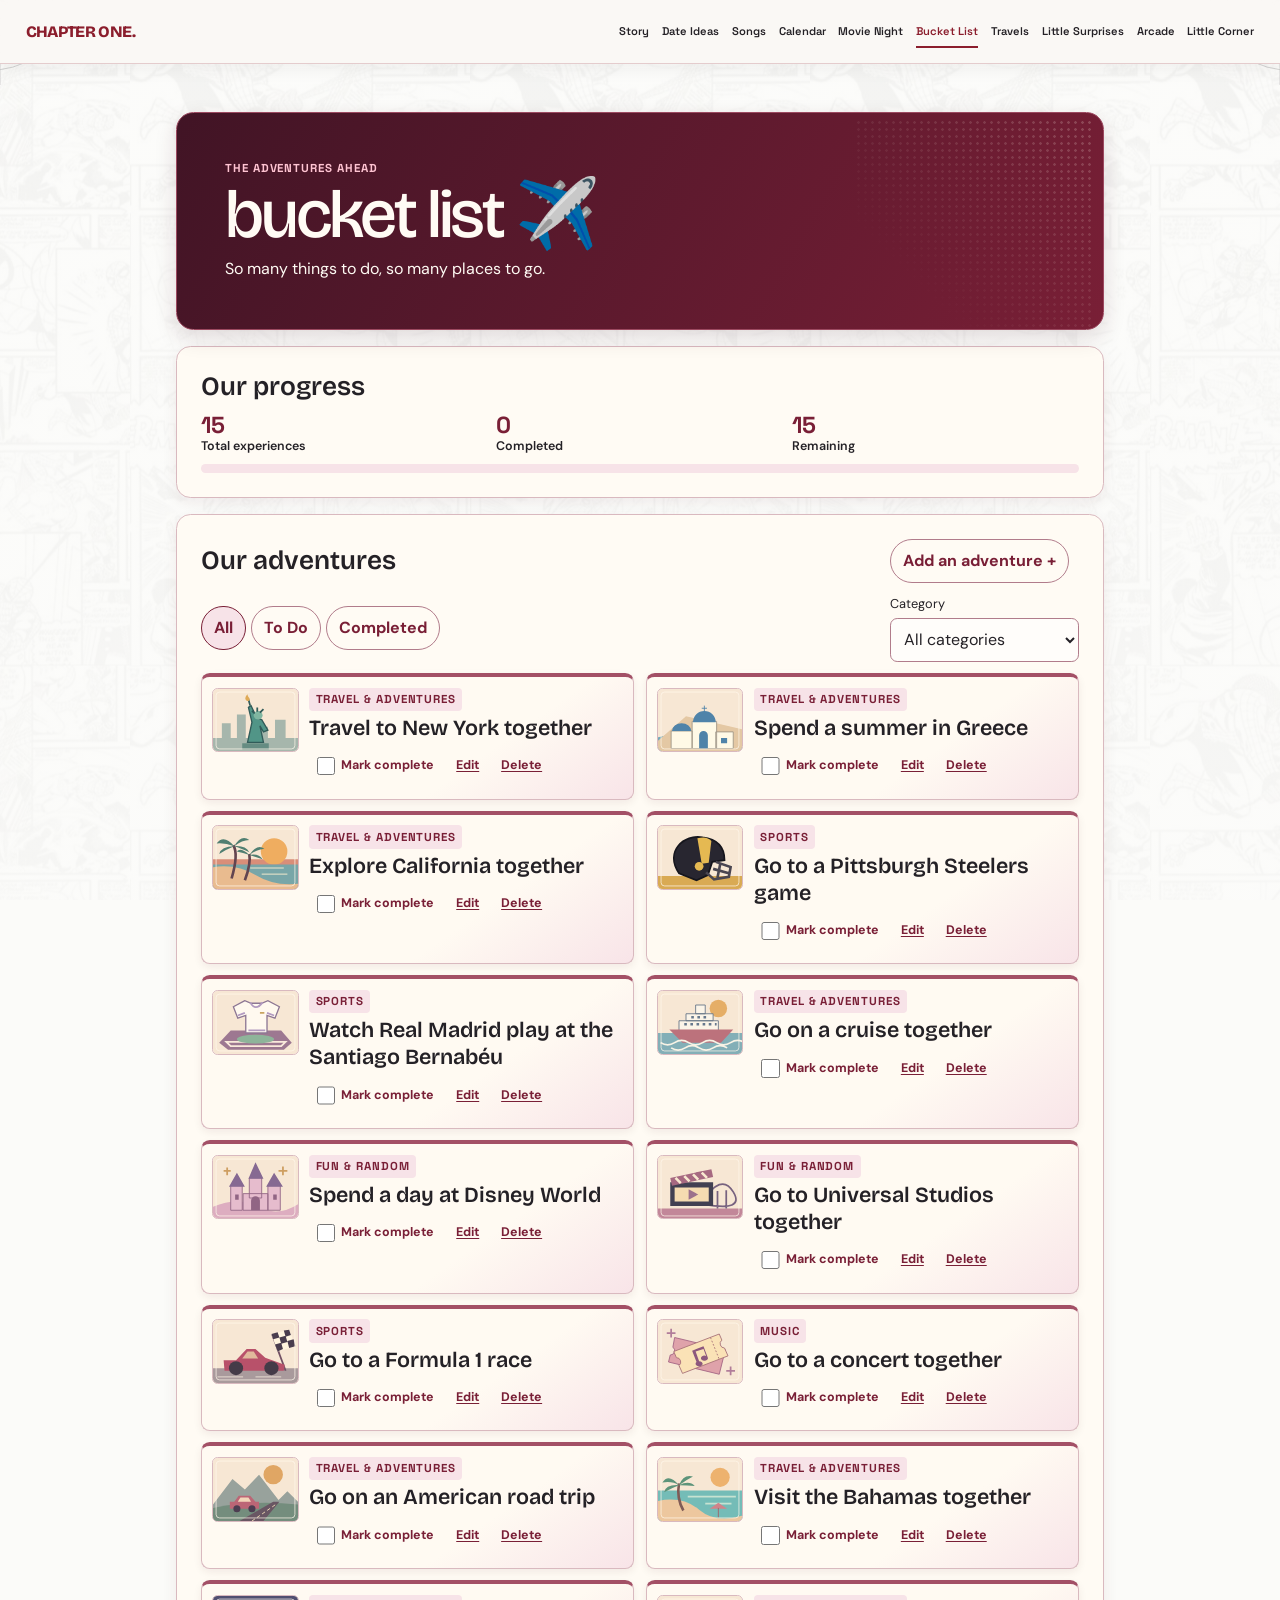
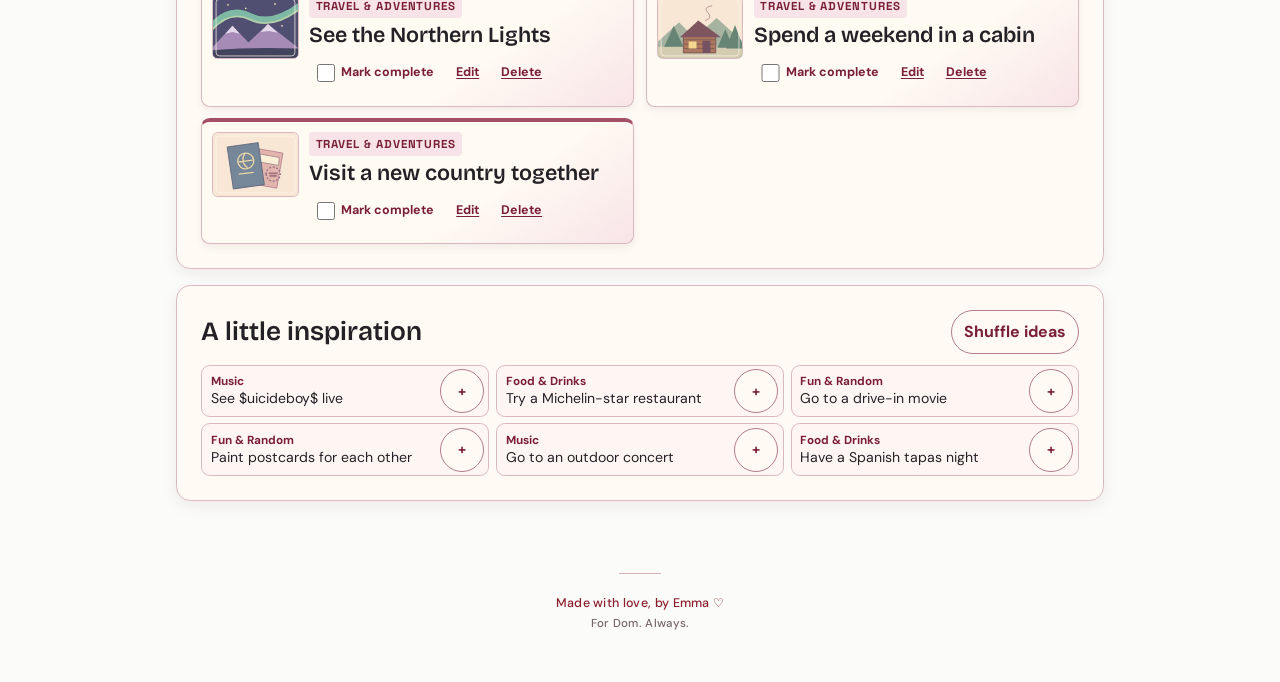
<file: our-bucket-list.html>
<!DOCTYPE html>
<html lang="en">
<head>
  <meta charset="UTF-8">
  <meta name="viewport" content="width=device-width, initial-scale=1.0">
  <title>bucket list ✈️ • Chapter One</title>
  <link rel="stylesheet" href="style.css">
  <link rel="stylesheet" href="our-bucket-list.css">
  <link rel="preconnect" href="https://fonts.googleapis.com">
  <link rel="preconnect" href="https://fonts.gstatic.com" crossorigin>
  <link href="https://fonts.googleapis.com/css2?family=Bricolage+Grotesque:wght@400;500;600;700;800&family=DM+Sans:ital,wght@0,400;0,500;0,600;0,700;1,400&family=Space+Grotesk:wght@400;500;600;700&display=swap" rel="stylesheet">
</head>
<body>
  <header class="site-header">
    <a class="site-wordmark" href="index.html">CHAPTER ONE.</a>
    <button class="site-menu-toggle" type="button" aria-expanded="false" aria-controls="site-menu" aria-label="Open navigation menu"><span></span><span></span><span></span></button>
    <nav class="site-menu" id="site-menu" aria-label="Main navigation">
      <a href="index.html">Story</a>
      <a href="date-ideas.html">Date Ideas</a>
      <a href="our-songs.html">Songs</a>
      <a href="our-calendar.html">Calendar</a>
      <a href="movie-night.html">Movie Night</a>
      <a href="our-bucket-list.html" aria-current="page">Bucket List</a>
      <a href="our-travels.html">Travels</a>
      <a href="little-surprises.html">Little Surprises</a>
      <a href="our-arcade.html">Arcade</a>
      <a href="our-little-corner.html">Little Corner</a>
    </nav>
  </header>
  <script src="navigation.js" defer></script>
  <div class="site-background" aria-hidden="true"></div>

  <div class="corner-web corner-web-left" aria-hidden="true">
    <svg viewBox="0 0 100 100" class="corner-web-svg" fill="none" stroke="#242126" stroke-width="0.75" stroke-linecap="round">
      <line x1="0" y1="0" x2="100" y2="0"/><line x1="0" y1="0" x2="0" y2="100"/>
      <line x1="0" y1="0" x2="100" y2="35"/><line x1="0" y1="0" x2="85" y2="70"/>
      <path d="M 0,22 Q 16,19 22,0"/><path d="M 0,42 Q 30,36 42,0"/>
      <path d="M 0,62 Q 46,55 62,0"/><path d="M 0,82 Q 64,74 82,0"/>
    </svg>
  </div>
  <div class="corner-web corner-web-right" aria-hidden="true">
    <svg viewBox="0 0 100 100" class="corner-web-svg" fill="none" stroke="#242126" stroke-width="0.75" stroke-linecap="round">
      <line x1="0" y1="0" x2="100" y2="0"/><line x1="0" y1="0" x2="0" y2="100"/>
      <line x1="0" y1="0" x2="100" y2="35"/><line x1="0" y1="0" x2="85" y2="70"/>
      <path d="M 0,22 Q 16,19 22,0"/><path d="M 0,42 Q 30,36 42,0"/>
      <path d="M 0,62 Q 46,55 62,0"/><path d="M 0,82 Q 64,74 82,0"/>
    </svg>
  </div>

  <main class="bucket-page">
    <header class="bucket-hero">
      <p class="bucket-overline">The Adventures Ahead</p>
      <h1>bucket list ✈️</h1>
      <p class="bucket-intro">So many things to do, so many places to go.</p>
    </header>

    <section class="bucket-progress" aria-labelledby="bucket-progress-title">
      <h2 id="bucket-progress-title">Our progress</h2>
      <dl class="bucket-counts" aria-live="polite">
        <div><dt>Total experiences</dt><dd id="bucket-total">0</dd></div>
        <div><dt>Completed</dt><dd id="bucket-completed">0</dd></div>
        <div><dt>Remaining</dt><dd id="bucket-remaining">0</dd></div>
      </dl>
      <progress id="bucket-meter" max="1" value="0" aria-labelledby="bucket-progress-title"></progress>
    </section>

    <section class="bucket-experiences" aria-labelledby="bucket-experiences-title">
      <h2 id="bucket-experiences-title">Our adventures</h2>
      <div class="bucket-filters" role="group" aria-label="Filter adventures">
        <button type="button" data-filter="all" aria-pressed="true">All</button>
        <button type="button" data-filter="todo" aria-pressed="false">To Do</button>
        <button type="button" data-filter="completed" aria-pressed="false">Completed</button>
      </div>
      <label class="bucket-category-filter">Category
        <select id="bucket-filter-category"><option value="">All categories</option></select>
      </label>

      <details class="bucket-add" id="bucket-add">
        <summary id="bucket-form-toggle">Add an adventure +</summary>
        <form id="bucket-form">
          <label for="bucket-title">Experience
            <input id="bucket-title" name="title" required maxlength="160">
          </label>
          <label for="bucket-category">Category
            <select id="bucket-category" name="category">
              <option>Travel &amp; Adventures</option>
              <option>Food &amp; Drinks</option>
              <option>Romantic Dates</option>
              <option>Fun &amp; Random</option>
              <option>Everyday Moments</option>
              <option>Big Dreams</option>
              <option>Sports</option>
              <option>Music</option>
            </select>
          </label>
          <button type="submit" id="bucket-submit">Add adventure</button>
          <button type="button" id="bucket-cancel" hidden>Cancel edit</button>
        </form>
      </details>

      <p class="bucket-feedback" id="bucket-feedback" role="status"></p>
      <ul class="bucket-list" id="bucket-list"></ul>
      <p class="bucket-empty" id="bucket-empty">Add an adventure to start your list.</p>
      <template id="bucket-card">
        <li class="bucket-card">
          <span class="bucket-illustration" aria-hidden="true"></span>
          <div class="bucket-card-copy">
            <div class="bucket-card-top">
              <span class="bucket-category"></span>
              <span class="bucket-stamp" hidden>We did it!</span>
            </div>
            <h3></h3>
            <div class="bucket-card-controls">
              <label class="bucket-check"><input type="checkbox"> <span></span></label>
              <button type="button" class="bucket-edit">Edit</button>
              <button type="button" class="bucket-remove">Delete</button>
            </div>
          </div>
        </li>
      </template>
    </section>
    <section class="bucket-inspiration" aria-labelledby="bucket-inspiration-title">
      <div class="bucket-inspiration-heading">
        <h2 id="bucket-inspiration-title">A little inspiration</h2>
        <button type="button" id="bucket-shuffle">Shuffle ideas</button>
      </div>
      <p class="bucket-feedback" id="bucket-idea-feedback" role="status"></p>
      <ul class="bucket-ideas" id="bucket-ideas"></ul>
      <p class="bucket-empty" id="bucket-idea-empty" hidden>All ideas are on your list.</p>
    </section>
  </main>

  <script src="our-bucket-ideas.js" defer></script>
  <script src="our-bucket-list.js" defer></script>
  <footer class="site-signature"><p>Made with love, by Emma ♡</p><p>For Dom. Always.</p></footer>
</body>
</html>
</file>
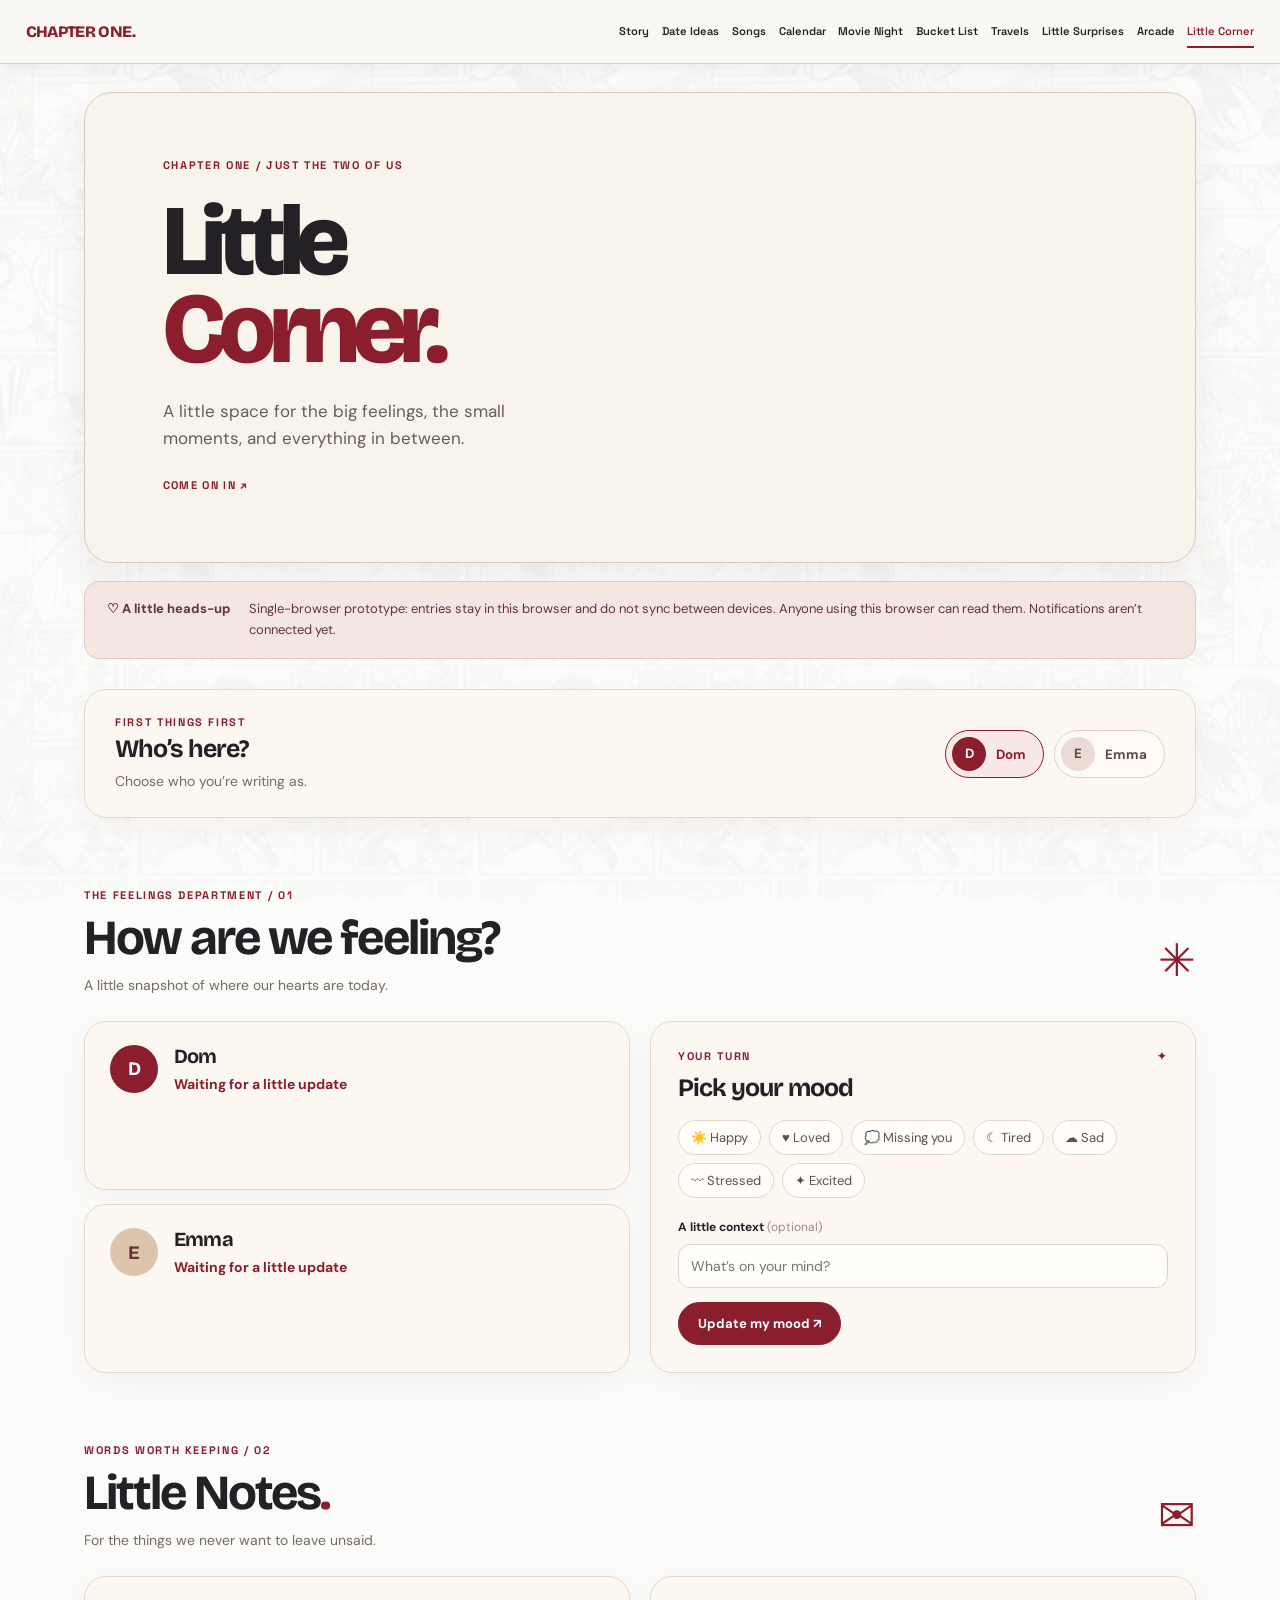
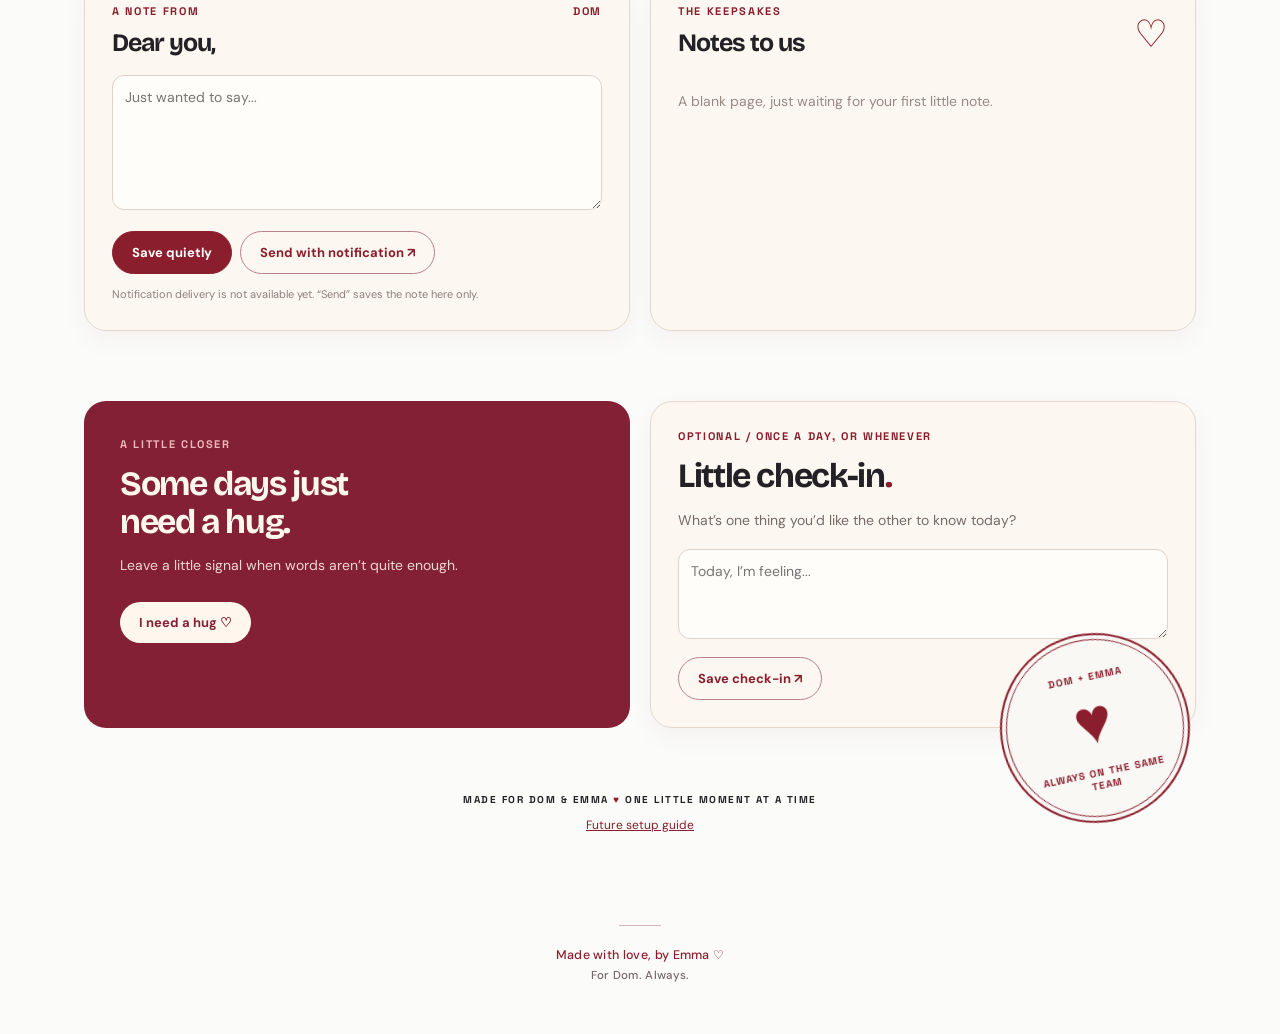
<file: our-little-corner.html>
<!DOCTYPE html>
<html lang="en">
<head>
  <meta charset="UTF-8">
  <meta name="viewport" content="width=device-width, initial-scale=1.0">
  <meta name="theme-color" content="#821d30">
  <meta name="apple-mobile-web-app-capable" content="yes">
  <title>Little Corner · Chapter One</title>
  <link rel="manifest" href="corner.webmanifest">
  <link rel="stylesheet" href="style.css">
  <link rel="stylesheet" href="our-little-corner.css">
  <link rel="preconnect" href="https://fonts.googleapis.com">
  <link rel="preconnect" href="https://fonts.gstatic.com" crossorigin>
  <link href="https://fonts.googleapis.com/css2?family=Bricolage+Grotesque:wght@400;600;700;800&family=DM+Sans:wght@400;500;600;700&family=Space+Grotesk:wght@400;600;700&display=swap" rel="stylesheet">
</head>
<body>
  <header class="site-header">
    <a class="site-wordmark" href="index.html">CHAPTER ONE.</a>
    <button class="site-menu-toggle" type="button" aria-expanded="false" aria-controls="site-menu" aria-label="Open navigation menu"><span></span><span></span><span></span></button>
    <nav class="site-menu" id="site-menu" aria-label="Main navigation">
      <a href="index.html">Story</a>
      <a href="date-ideas.html">Date Ideas</a>
      <a href="our-songs.html">Songs</a>
      <a href="our-calendar.html">Calendar</a>
      <a href="movie-night.html">Movie Night</a>
      <a href="our-bucket-list.html">Bucket List</a>
      <a href="our-travels.html">Travels</a>
      <a href="little-surprises.html">Little Surprises</a>
      <a href="our-arcade.html">Arcade</a>
      <a href="our-little-corner.html" aria-current="page">Little Corner</a>
    </nav>
  </header>
  <script src="navigation.js" defer></script>
  <div class="site-background" aria-hidden="true"></div>
  <main class="corner-page">
    <header class="corner-hero">
      <div><p class="eyebrow">CHAPTER ONE / JUST THE TWO OF US</p><h1>Little<br><em>Corner.</em></h1><p>A little space for the big feelings, the small moments, and everything in between.</p><a class="hero-link" href="#mood-board">COME ON IN <span aria-hidden="true">↗</span></a></div>
      <div class="hero-stamp" aria-hidden="true"><span>DOM + EMMA</span><strong>♥</strong><span>ALWAYS ON THE SAME TEAM</span></div>
    </header>
    <aside class="prototype"><strong>♡ A little heads-up</strong><span>Single-browser prototype: entries stay in this browser and do not sync between devices. Anyone using this browser can read them. Notifications aren’t connected yet.</span></aside>
    <section class="identity card" aria-labelledby="identity-title"><div><p class="eyebrow">FIRST THINGS FIRST</p><h2 id="identity-title">Who’s here?</h2><p>Choose who you’re writing as.</p></div><div class="profile-select" role="group" aria-label="Choose your profile"><button type="button" data-profile="Dom"><span>D</span> Dom</button><button type="button" data-profile="Emma"><span>E</span> Emma</button></div></section>
    <section id="mood-board" class="section-block"><div class="section-heading"><div><p class="eyebrow">THE FEELINGS DEPARTMENT / 01</p><h2>How are we feeling?</h2><p>A little snapshot of where our hearts are today.</p></div><span class="heading-doodle" aria-hidden="true">✳</span></div>
      <div class="mood-layout"><div class="profiles" id="mood-profiles"></div><form class="card mood-form" id="mood-form"><p class="card-label">YOUR TURN <span>✦</span></p><h3>Pick your mood</h3><div class="mood-options" role="group" aria-label="Choose a mood"><button type="button" data-mood="Happy">☀️ Happy</button><button type="button" data-mood="Loved">♥ Loved</button><button type="button" data-mood="Missing you">💭 Missing you</button><button type="button" data-mood="Tired">☾ Tired</button><button type="button" data-mood="Sad">☁ Sad</button><button type="button" data-mood="Stressed">〰 Stressed</button><button type="button" data-mood="Excited">✦ Excited</button></div><label for="mood-note">A little context <span>(optional)</span></label><input id="mood-note" maxlength="200" placeholder="What’s on your mind?" ><button class="primary" type="submit">Update my mood ↗</button></form></div>
    </section>
    <section class="notes-section section-block" aria-labelledby="notes-title"><div class="section-heading"><div><p class="eyebrow">WORDS WORTH KEEPING / 02</p><h2 id="notes-title">Little Notes<span class="red-dot">.</span></h2><p>For the things we never want to leave unsaid.</p></div><span class="heading-doodle" aria-hidden="true">✉</span></div><div class="notes-layout"><form class="card note-compose" id="note-form"><p class="card-label">A NOTE FROM <span id="note-author">DOM</span></p><h3>Dear you,</h3><label class="sr-only" for="note-text">Your note</label><textarea id="note-text" maxlength="1000" required placeholder="Just wanted to say..."></textarea><div class="note-actions"><button class="primary" type="submit" name="action" value="quiet">Save quietly</button><button class="secondary" type="submit" name="action" value="notify">Send with notification ↗</button></div><p class="small-print">Notification delivery is not available yet. “Send” saves the note here only.</p></form><div class="card notes-inbox"><div class="inbox-heading"><div><p class="card-label">THE KEEPSAKES</p><h3>Notes to us</h3></div><span>♡</span></div><div id="notes-list" class="notes-list"></div></div></div></section>
    <section class="bottom-grid"><div class="hug-card"><p class="eyebrow">A LITTLE CLOSER</p><h2>Some days just<br>need a hug.</h2><p>Leave a little signal when words aren’t quite enough.</p><button type="button" id="hug-button">I need a hug ♡</button><p id="hug-status" aria-live="polite"></p></div><form class="card checkin" id="checkin-form"><p class="eyebrow">OPTIONAL / ONCE A DAY, OR WHENEVER</p><h2>Little check-in<span class="red-dot">.</span></h2><p>What’s one thing you’d like the other to know today?</p><label class="sr-only" for="checkin-text">Your check-in</label><textarea id="checkin-text" maxlength="300" required placeholder="Today, I’m feeling..."></textarea><button class="secondary" type="submit">Save check-in ↗</button><div id="checkin-list"></div></form></section>
    <p class="corner-footer">MADE FOR DOM &amp; EMMA <span>♥</span> ONE LITTLE MOMENT AT A TIME</p><p class="setup-link"><a href="corner-setup.md">Future setup guide</a></p>
    <p id="status" class="status" role="status" aria-live="polite"></p>
  </main>
  <script src="our-little-corner.js"></script>

  <footer class="site-signature"><p>Made with love, by Emma ♡</p><p>For Dom. Always.</p></footer>
</body>
</html>
</file>
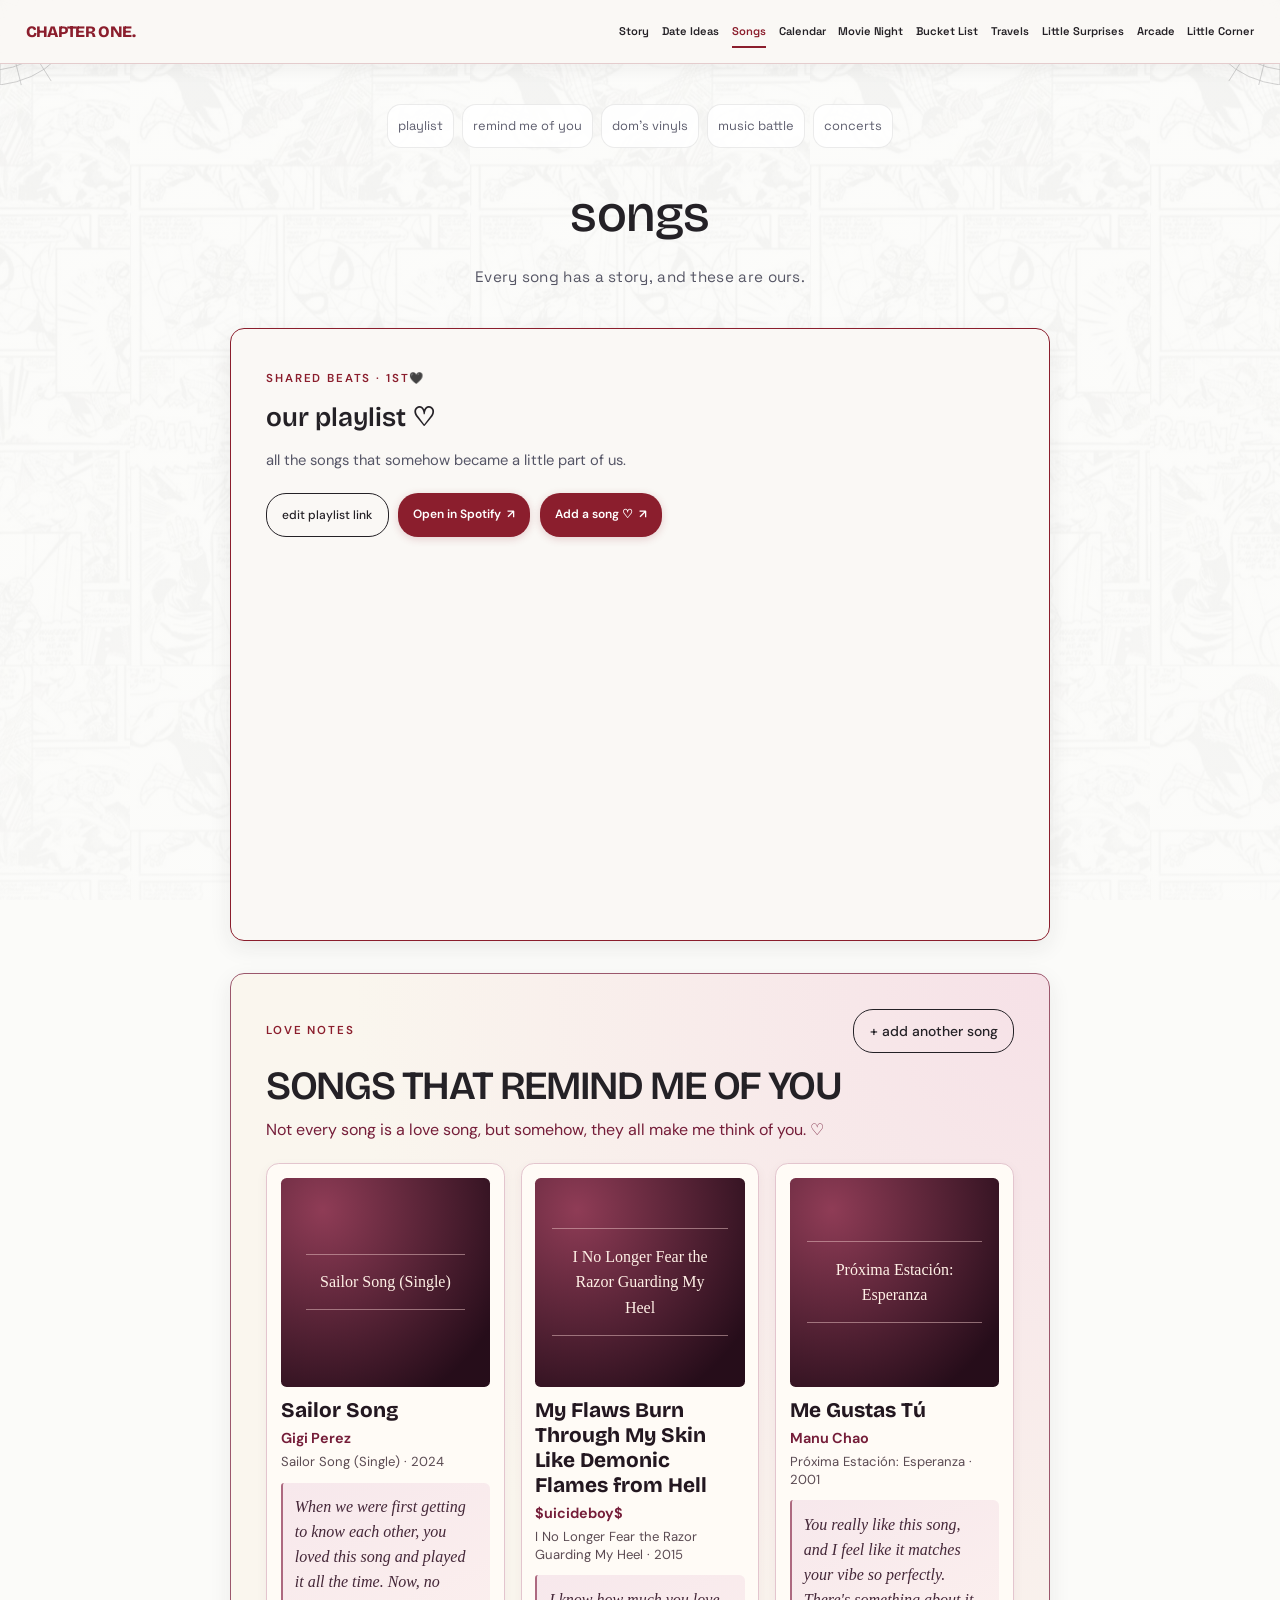
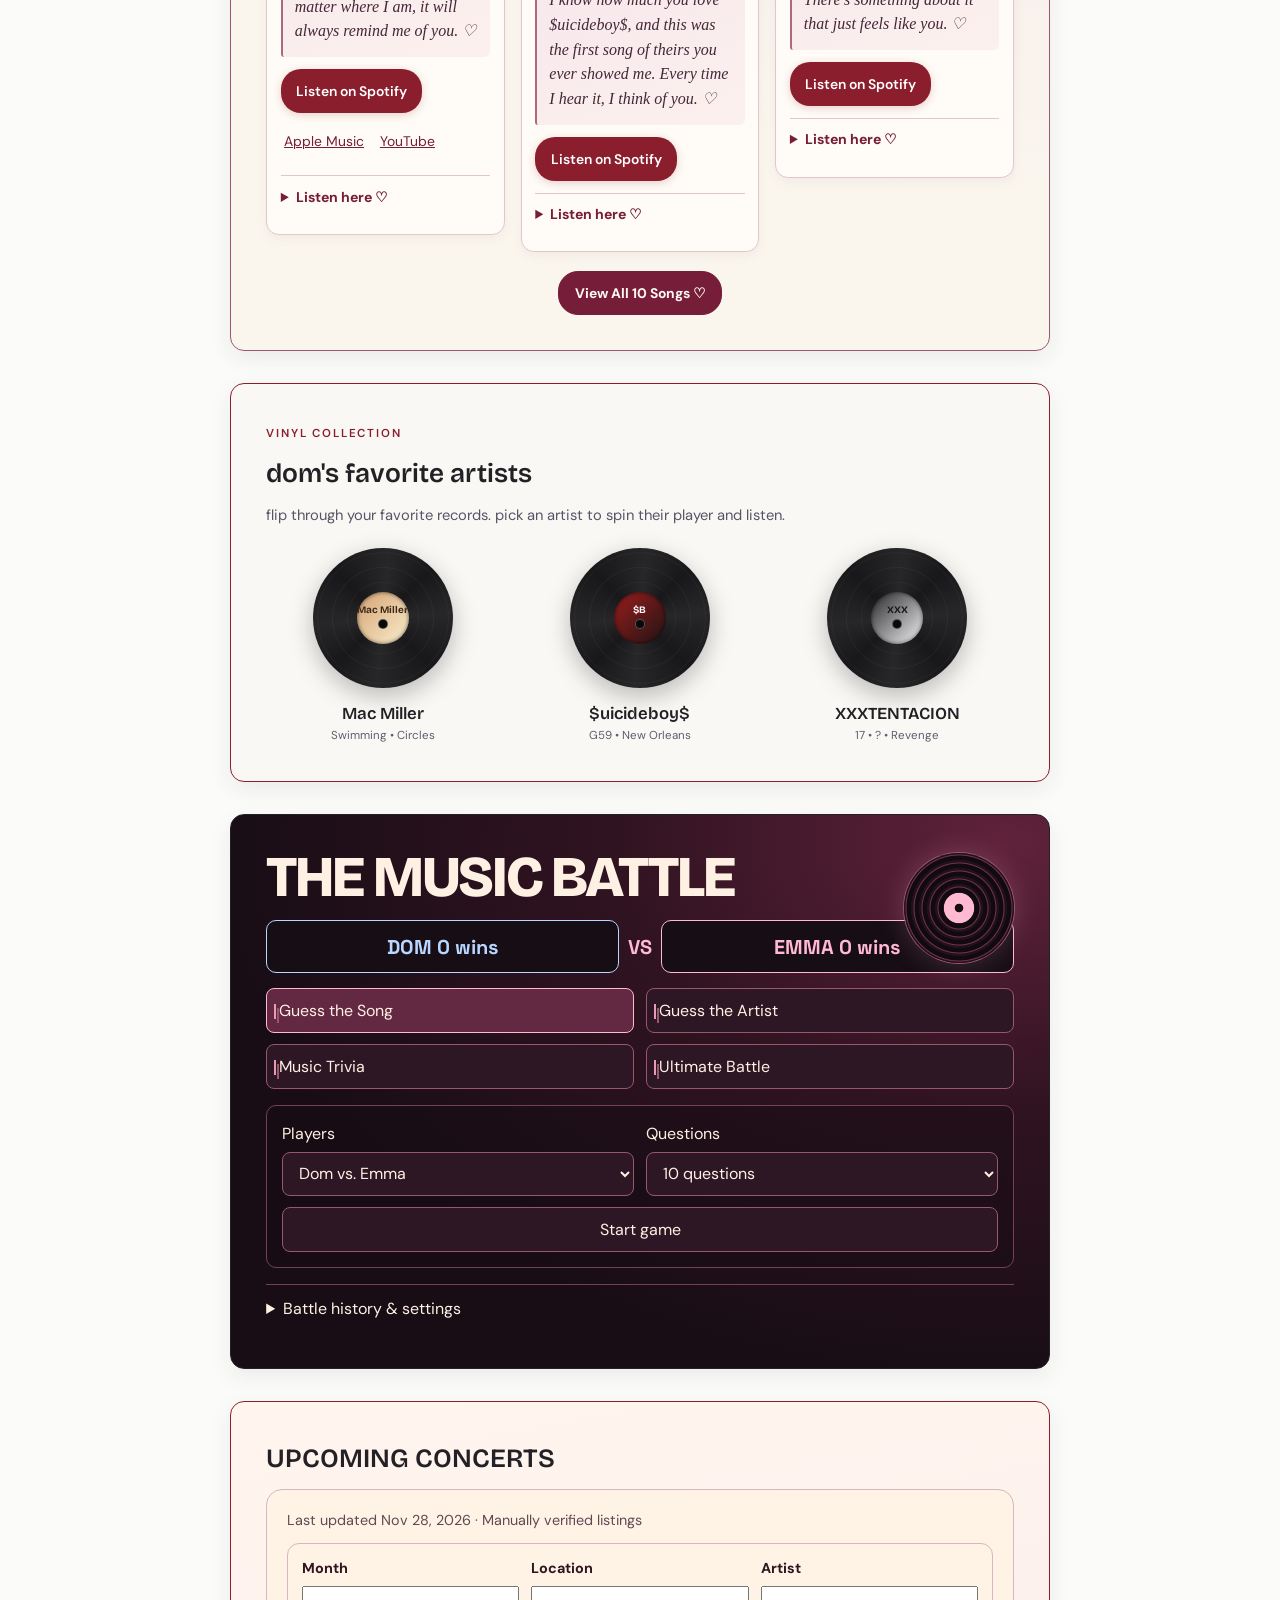
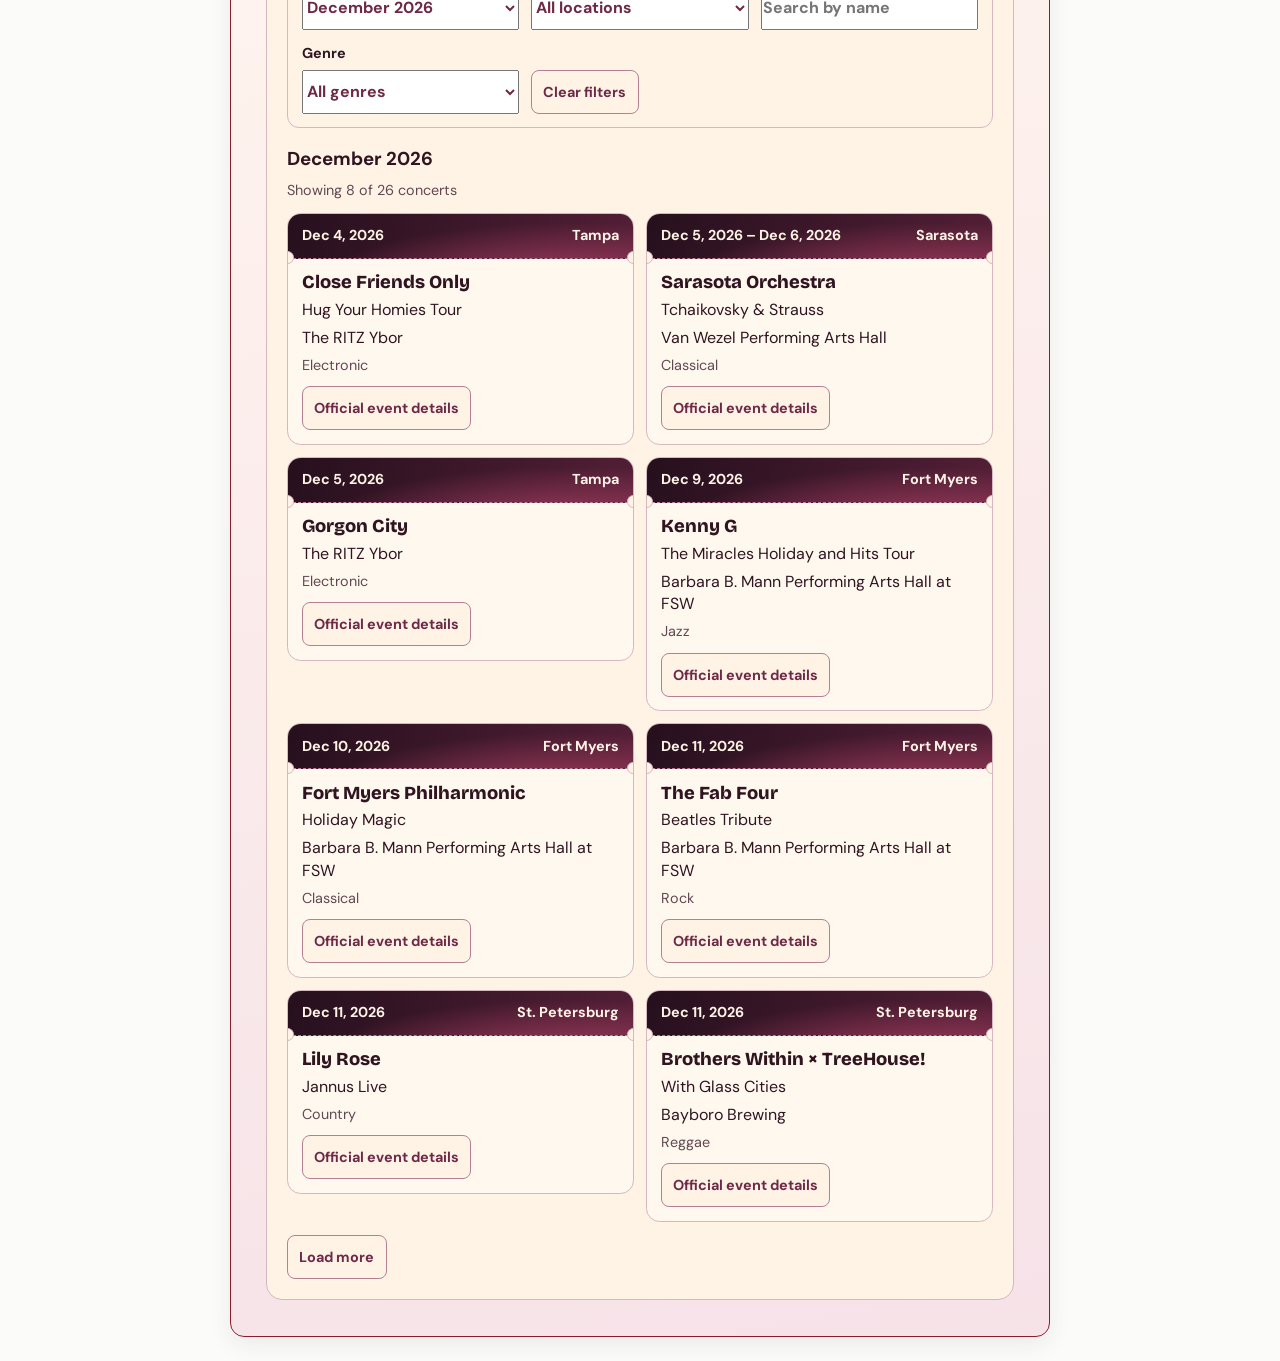
<file: our-songs.html>
<!DOCTYPE html>
<html lang="en">
<head>
  <meta charset="UTF-8">
  <meta name="viewport" content="width=device-width, initial-scale=1.0">
  <title>songs &bull; Chapter One</title>
  <link rel="stylesheet" href="style.css">
  <link rel="stylesheet" href="our-songs.css">
  <link rel="stylesheet" href="songs-concerts.css">
  <link rel="preconnect" href="https://fonts.googleapis.com">
  <link rel="preconnect" href="https://fonts.gstatic.com" crossorigin>
  <link href="https://fonts.googleapis.com/css2?family=Bricolage+Grotesque:wght@400;500;600;700;800&family=DM+Sans:ital,wght@0,400;0,500;0,600;0,700;1,400&family=Space+Grotesk:wght@400;500;600;700&display=swap" rel="stylesheet">
</head>
<body>
  <header class="site-header">
    <a class="site-wordmark" href="index.html">CHAPTER ONE.</a>
    <button class="site-menu-toggle" type="button" aria-expanded="false" aria-controls="site-menu" aria-label="Open navigation menu"><span></span><span></span><span></span></button>
    <nav class="site-menu" id="site-menu" aria-label="Main navigation">
      <a href="index.html">Story</a>
      <a href="date-ideas.html">Date Ideas</a>
      <a href="our-songs.html" aria-current="page">Songs</a>
      <a href="our-calendar.html">Calendar</a>
      <a href="movie-night.html">Movie Night</a>
      <a href="our-bucket-list.html">Bucket List</a>
      <a href="our-travels.html">Travels</a>
      <a href="little-surprises.html">Little Surprises</a>
      <a href="our-arcade.html">Arcade</a>
      <a href="our-little-corner.html">Little Corner</a>
    </nav>
  </header>
  <script src="navigation.js" defer></script>

  <!-- Light Comic Collage Background with Soft Overlay -->
  <div class="site-background" aria-hidden="true"></div>

  <!-- Delicate Corner Spider Webs (Clean, Transparent Black SVGs) -->
  <div class="corner-web corner-web-left" aria-hidden="true">
    <svg viewBox="0 0 100 100" class="corner-web-svg" fill="none" stroke="#141419" stroke-width="0.75" stroke-linecap="round">
      <line x1="0" y1="0" x2="100" y2="0" />
      <line x1="0" y1="0" x2="0" y2="100" />
      <line x1="0" y1="0" x2="100" y2="35" />
      <line x1="0" y1="0" x2="85" y2="70" />
      <line x1="0" y1="0" x2="60" y2="95" />
      <line x1="0" y1="0" x2="25" y2="100" />
      <path d="M 0,22 Q 16,19 22,0" />
      <path d="M 0,42 Q 30,36 42,0" />
      <path d="M 0,62 Q 46,55 62,0" />
      <path d="M 0,82 Q 64,74 82,0" />
      <path d="M 0,100 Q 82,90 100,0" />
    </svg>
  </div>
  <div class="corner-web corner-web-right" aria-hidden="true">
    <svg viewBox="0 0 100 100" class="corner-web-svg" fill="none" stroke="#141419" stroke-width="0.75" stroke-linecap="round">
      <line x1="0" y1="0" x2="100" y2="0" />
      <line x1="0" y1="0" x2="0" y2="100" />
      <line x1="0" y1="0" x2="100" y2="35" />
      <line x1="0" y1="0" x2="85" y2="70" />
      <line x1="0" y1="0" x2="60" y2="95" />
      <line x1="0" y1="0" x2="25" y2="100" />
      <path d="M 0,22 Q 16,19 22,0" />
      <path d="M 0,42 Q 30,36 42,0" />
      <path d="M 0,62 Q 46,55 62,0" />
      <path d="M 0,82 Q 64,74 82,0" />
      <path d="M 0,100 Q 82,90 100,0" />
    </svg>
  </div>

  <div class="page-container" id="songs-top" tabindex="-1">
    <!-- Top Nav -->
    <nav class="top-nav" aria-label="Songs sections">
      <div class="music-quick-jumps">
        <a href="#section-playlist" class="quick-jump-pill">playlist</a>
        <a href="#section-remind" class="quick-jump-pill">remind me of you</a>
        <a href="#section-vinyls" class="quick-jump-pill">dom's vinyls</a>
        <a href="#section-games" class="quick-jump-pill">music battle</a>
        <a href="#section-concerts" class="quick-jump-pill">concerts</a>
      </div>
    </nav>

    <!-- Page Header -->
    <header class="music-header">
      <h1 class="music-main-title">songs</h1>
      <p class="music-subtitle">Every song has a story, and these are ours.</p>
    </header>

    <!-- SECTION 1: Our Playlist -->
    <section id="section-playlist" class="music-section-card">
      <span class="section-badge-tag">Shared Beats · 1st🖤</span>
      <h2 class="section-heading">our playlist ♡</h2>
      <p class="section-intro-text">
        all the songs that somehow became a little part of us.
      </p>

      <div class="playlist-header-actions">
        <button type="button" class="btn-action-outline" id="btn-edit-playlist">
          edit playlist link
        </button>
        <a href="https://open.spotify.com/playlist/66vQZL2ulkvpdsEAyZ0QLr" target="_blank" rel="noopener noreferrer" class="btn-spotify-pill" id="btn-open-playlist-spotify">
          <span>Open in Spotify</span> &nearr;
        </a>
        <a href="https://open.spotify.com/playlist/66vQZL2ulkvpdsEAyZ0QLr" target="_blank" rel="noopener noreferrer" class="btn-spotify-pill" id="btn-add-song-spotify">
          <span>Add a song ♡</span> &nearr;
        </a>
      </div>

      <div id="spotify-playlist-embed-container">
        <!-- Rendered by our-songs.js -->
      </div>
    </section>

    <!-- SECTION 2: Songs That Remind Me Of You -->
    <section id="section-remind" class="music-section-card" aria-labelledby="remind-heading">
      <div class="remind-heading-row">
        <span class="section-badge-tag">Love Notes</span>
        <button type="button" class="btn-action-outline" id="btn-add-remind-song">+ add another song</button>
      </div>
      <h2 class="section-heading" id="remind-heading">SONGS THAT REMIND ME OF YOU</h2>
      <p class="section-intro-text remind-intro">Not every song is a love song, but somehow, they all make me think of you. ♡</p>
      <div class="remind-songs-container">
        <div id="remind-songs-list"></div>
        <div id="remind-expanded" hidden>
          <div id="remind-more-songs"></div>
        </div>
      </div>
      <button type="button" id="remind-toggle" class="btn-action-outline" aria-expanded="false" aria-controls="remind-expanded" hidden>View All 10 Songs ♡</button>
    </section>

    <!-- SECTION 3: Dom's Favorite Artists (Interactive Vinyl Records) -->
    <section id="section-vinyls" class="music-section-card">
      <span class="section-badge-tag">Vinyl Collection</span>
      <h2 class="section-heading">dom's favorite artists</h2>
      <p class="section-intro-text">
        flip through your favorite records. pick an artist to spin their player and listen.
      </p>

      <!-- Vinyl Shelf -->
      <div class="vinyl-shelf">
        <!-- Vinyl 1: Mac Miller -->
        <div class="vinyl-item-card">
          <button type="button" class="interactive-vinyl" data-artist="mac" aria-label="Play Mac Miller playlist" aria-pressed="false">
            <div class="vinyl-center-label label-mac">
              <span class="label-artist-text">Mac Miller</span>
              <div class="label-spindle-hole"></div>
            </div>
          </button>
          <h3 class="vinyl-caption-title">Mac Miller</h3>
          <span class="vinyl-caption-sub">Swimming &bull; Circles</span>
        </div>

        <!-- Vinyl 2: $uicideboy$ -->
        <div class="vinyl-item-card">
          <button type="button" class="interactive-vinyl" data-artist="suicideboys" aria-label="Play $uicideboy$ playlist" aria-pressed="false">
            <div class="vinyl-center-label label-suicide">
              <span class="label-artist-text">$B</span>
              <div class="label-spindle-hole"></div>
            </div>
          </button>
          <h3 class="vinyl-caption-title">$uicideboy$</h3>
          <span class="vinyl-caption-sub">G59 &bull; New Orleans</span>
        </div>

        <!-- Vinyl 3: XXXTENTACION -->
        <div class="vinyl-item-card">
          <button type="button" class="interactive-vinyl" data-artist="x" aria-label="Play XXXTENTACION playlist" aria-pressed="false">
            <div class="vinyl-center-label label-x">
              <span class="label-artist-text">XXX</span>
              <div class="label-spindle-hole"></div>
            </div>
          </button>
          <h3 class="vinyl-caption-title">XXXTENTACION</h3>
          <span class="vinyl-caption-sub">17 &bull; ? &bull; Revenge</span>
        </div>
      </div>

      <!-- Active Artist Spotlight Player Card -->
      <div class="active-artist-spotlight hidden" id="active-artist-spotlight" aria-live="polite">
        <div class="spotlight-header">
          <div>
            <h3 class="spotlight-artist-name" id="active-artist-name">Mac Miller</h3>
            <span class="spotlight-artist-genre" id="active-artist-genre"></span>
          </div>
          <div class="spotlight-actions">
            <a href="#" target="_blank" rel="noopener noreferrer" class="btn-spotify-pill" id="active-artist-spotify-link">
              <span>Open in Spotify</span> &nearr;
            </a>
            <button type="button" class="btn-action-outline" id="btn-close-artist-player" aria-label="Close artist playlist">Close</button>
          </div>
        </div>
        <p class="spotlight-artist-bio" id="active-artist-bio"></p>
        <!-- Official Spotify playlist embed -->
        <div id="artist-spotify-embed-container">
          <!-- Injected by our-songs.js -->
        </div>
      </div>
    </section>

    <section id="section-games" class="music-section-card music-battle" aria-labelledby="music-dashboard-title">
      <header class="music-battle-header">
        <div class="music-disc" aria-hidden="true"></div>
        <h2 id="music-dashboard-title" tabindex="-1">THE MUSIC BATTLE</h2>
      </header>
      <div id="music-scoreboard" class="music-scoreboard" aria-live="polite"></div>
      <p id="music-storage" role="status"></p>
      <div id="music-setup">
        <div id="music-modes" class="music-mode-grid" role="group" aria-label="Game category"></div>
        <form id="music-settings" class="music-settings">
          <label>Players
            <select name="players"><option value="duo">Dom vs. Emma</option><option value="solo">Solo</option></select>
          </label>
          <label>Questions
            <select name="length"><option value="10">10 questions</option><option value="20">20 questions</option></select>
          </label>
          <button type="submit" id="music-start" class="music-primary">Start game</button>
        </form>
        <details>
          <summary>Battle history &amp; settings</summary>
          <p id="music-totals"></p>
          <p id="music-records"></p>
          <ol id="music-history"></ol>
          <label class="music-check music-sound"><input id="music-sound" type="checkbox"> Sound effects</label>
        </details>
      </div>
      <div id="music-play" class="music-stage" hidden>
        <p id="music-game-mode" class="music-game-mode"></p>
        <div class="music-round-meta"><strong id="music-turn"></strong><span id="music-round"></span></div>
        <progress id="music-progress" aria-label="Round progress"></progress>
        <h3 id="music-question" tabindex="-1"></h3>
        <div id="music-answers" class="music-answers" role="group" aria-label="Answer choices"></div>
        <p id="music-feedback" aria-live="polite"></p>
        <button type="button" id="music-next" class="music-primary" hidden>Next turn</button>
        <button type="button" id="music-exit" class="music-quiet">Return to game selection</button>
      </div>
      <div id="music-finish" class="music-stage music-finish" hidden>
        <div class="music-disc" aria-hidden="true"></div>
        <h3 id="music-result" tabindex="-1"></h3>
        <p id="music-result-detail"></p>
        <div class="music-result-actions">
          <button type="button" id="music-again" class="music-primary">Play again</button>
          <button type="button" id="music-menu">Return to game selection</button>
        </div>
      </div>
    </section>

    <section id="section-concerts" class="music-section-card concert-listings" aria-labelledby="concert-heading">
      <h2 class="section-heading" id="concert-heading">UPCOMING CONCERTS</h2>
      <div class="concert-panel">
        <p class="concert-muted" id="concert-updated"></p>
        <form class="concert-fields" id="concert-filters" aria-label="Filter upcoming concerts">
          <label>Month <select name="month"></select></label>
          <label>Location <select name="city"><option value="">All cities</option></select></label>
          <label>Artist <input name="artist" type="search" placeholder="Search by name"></label>
          <label>Genre <select name="genre"><option value="">All genres</option></select></label>
          <button class="concert-button" type="reset">Clear filters</button>
        </form>
        <h3 id="concert-month"></h3>
        <p id="concert-status" class="concert-muted" role="status"></p>
        <div class="concert-card-grid" id="concert-events" aria-labelledby="concert-month"></div>
        <button type="button" id="concert-more" class="concert-button" hidden>Load more</button>
      </div>
    </section>
  </div>

  <a href="#songs-top" class="songs-back-top" id="songs-back-top" hidden>↑ Back to top</a>

  <!-- Modal: Edit Shared Playlist URL -->
  <div id="playlist-modal" class="modal-overlay hidden">
    <div class="modal-content-card">
      <h3 class="modal-title">Edit Our Spotify Playlist</h3>
      <p class="modal-desc">Paste your shared Spotify playlist URL (or URI) below. It will immediately update the embed on this page!</p>
      <div class="modal-form-group">
        <label class="modal-label" for="playlist-url-input">Spotify Playlist Link</label>
        <input type="url" id="playlist-url-input" class="modal-input" placeholder="https://open.spotify.com/playlist/...">
      </div>
      <div class="modal-actions-row">
        <button type="button" class="btn-action-outline" id="btn-cancel-playlist">Cancel</button>
        <button type="button" class="btn-add-bucket" id="btn-save-playlist">Save Playlist</button>
      </div>
    </div>
  </div>

  <!-- Modal: Add Song That Reminds Me Of You -->
  <dialog id="remind-song-modal" class="modal-content-card" aria-labelledby="song-modal-title">
    <h3 class="modal-title" id="song-modal-title">Add a Song Memory</h3>
    <p class="modal-desc">Add a song that always reminds you of him, along with your personal note.</p>
    <form id="song-memory-form">
      <label>Song title <input name="title" class="modal-input" required></label>
      <label>Artist <input name="artist" class="modal-input" required></label>
      <label>Personal note <textarea name="message" class="modal-textarea" required></textarea></label>
      <label>Spotify track URL <input name="spotifyUrl" class="modal-input" type="url"></label>
      <label>Album or single <input name="album" class="modal-input"></label>
      <label>Release year <input name="year" class="modal-input" type="number" min="1800" max="2199"></label>
      <details>
        <summary>Add artwork or another music link</summary>
        <label>Album artwork URL <input name="artwork" class="modal-input" type="url"></label>
        <label>Apple Music URL <input name="appleUrl" class="modal-input" type="url"></label>
        <label>YouTube URL <input name="youtubeUrl" class="modal-input" type="url"></label>
      </details>
      <p id="song-memory-status" role="status"></p>
      <div class="modal-actions-row">
        <button type="button" class="btn-action-outline" id="btn-cancel-remind-song">Cancel</button>
        <button type="submit" class="btn-add-bucket">Save Song</button>
      </div>
    </form>
  </dialog>

  <script src="our-songs.js" defer></script>
  <script src="songs-questions.js" defer></script>
  <script src="songs-battle.js" defer></script>
  <script src="songs-events.js" defer></script>
  <script src="songs-concerts.js" defer></script>

</body>
</html>
</file>
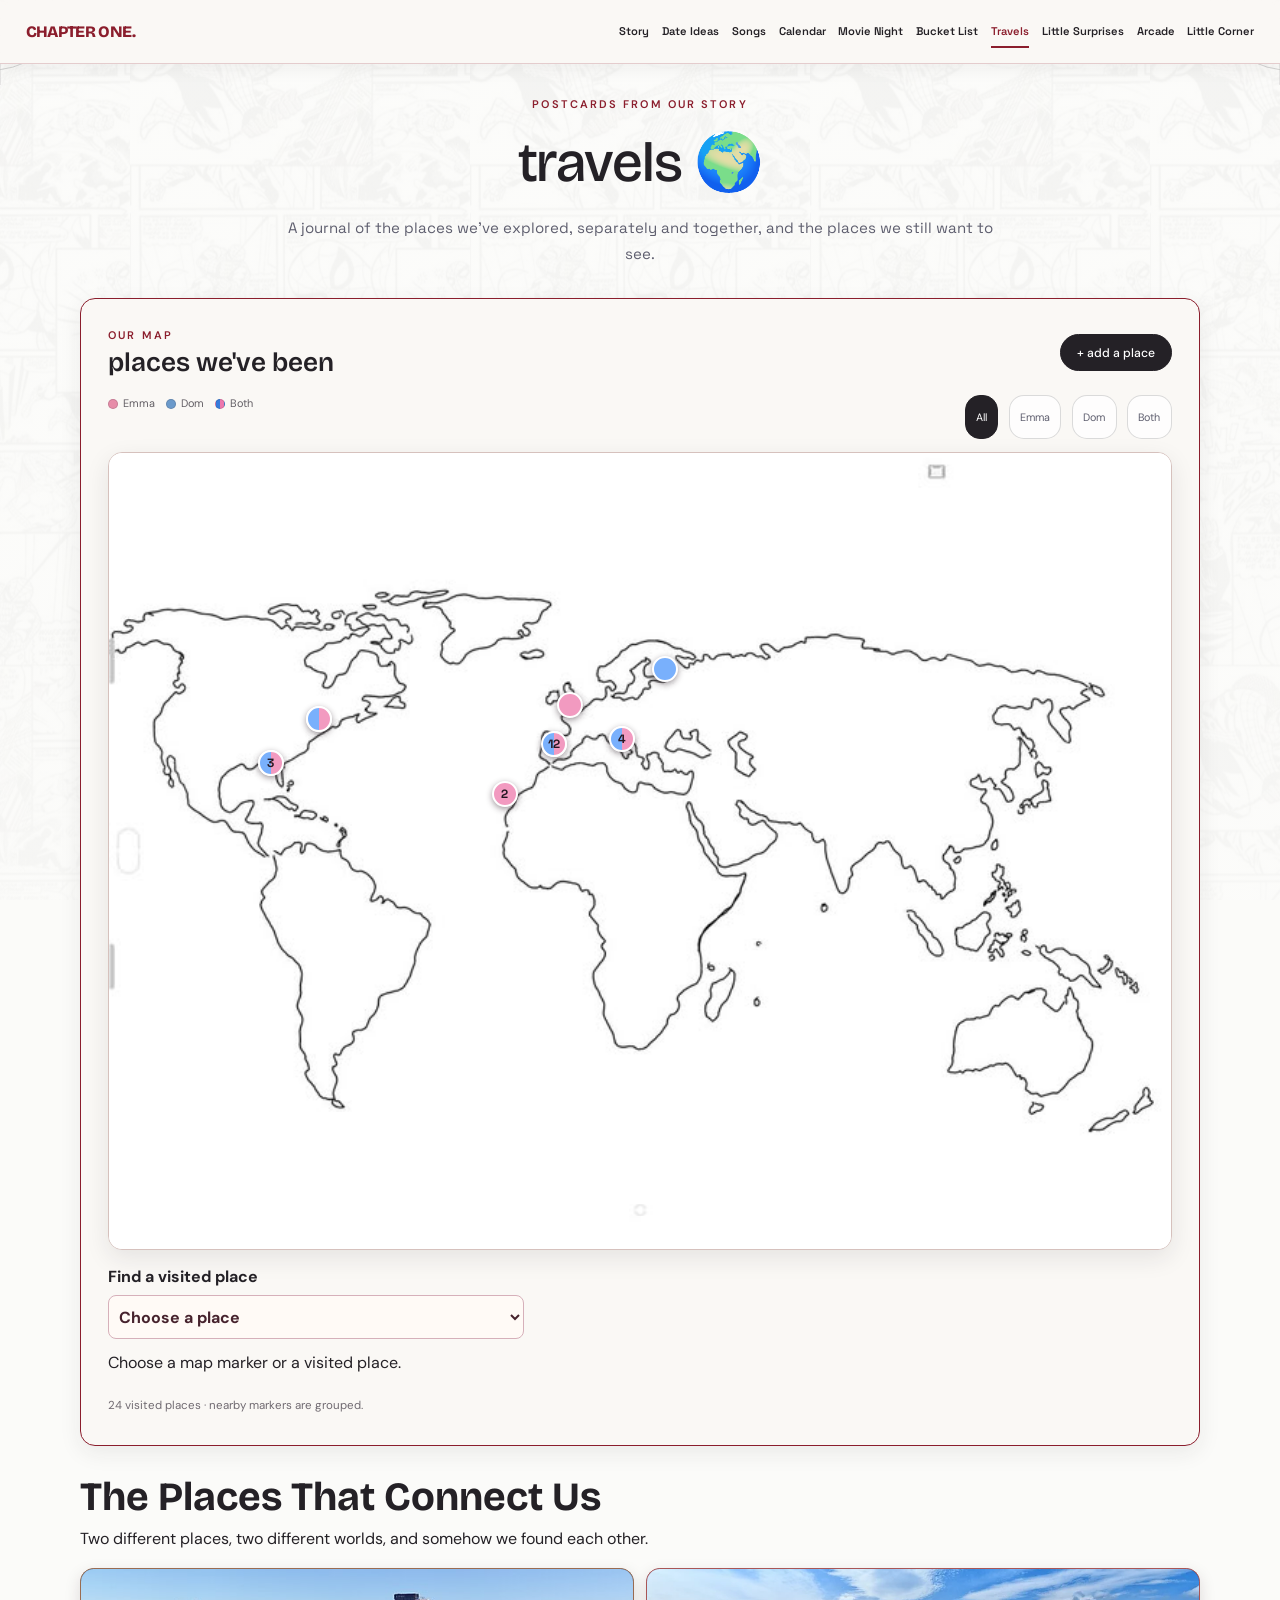
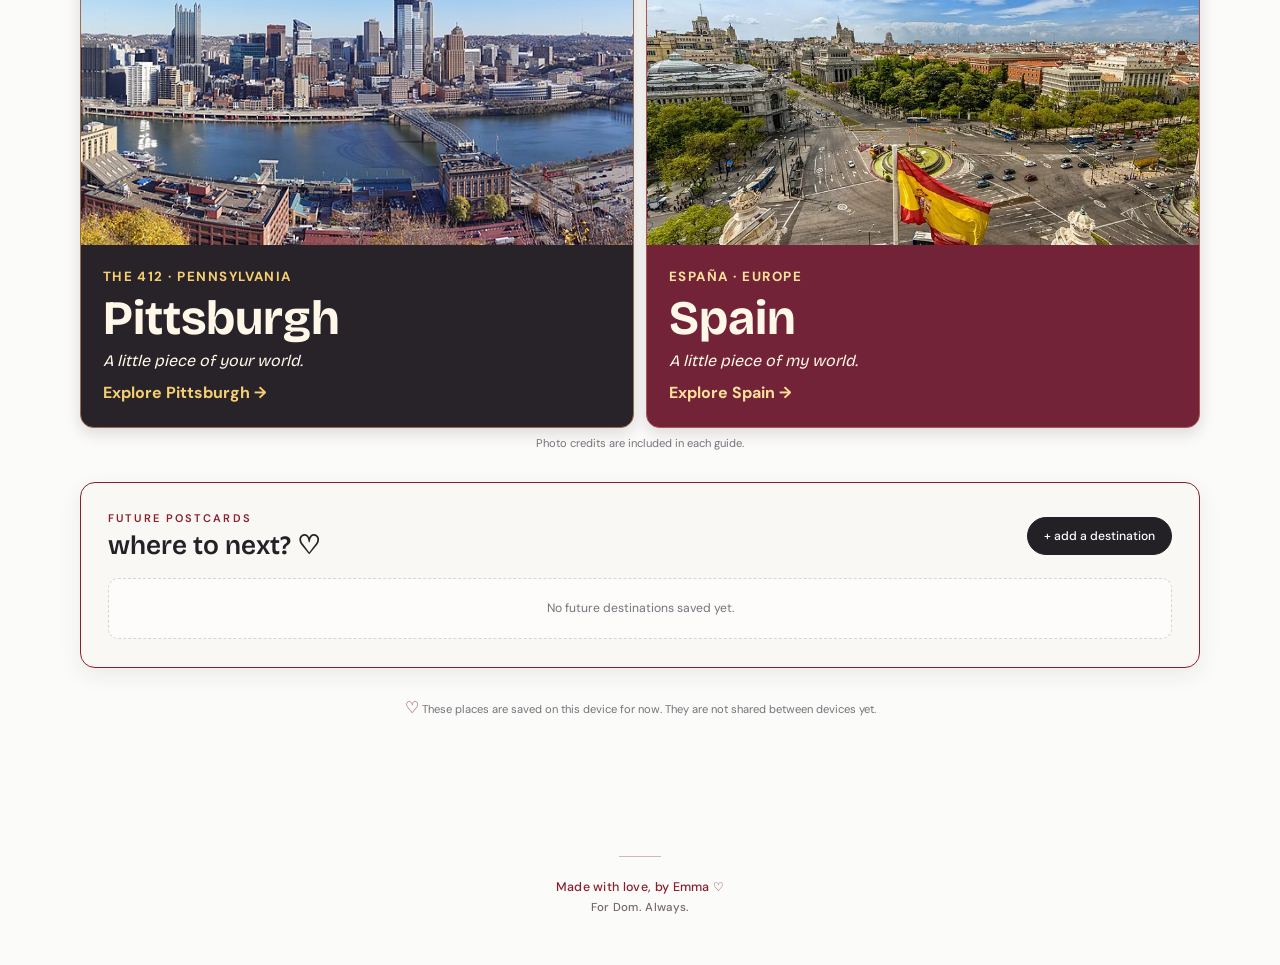
<file: our-travels.html>
<!DOCTYPE html>
<html lang="en">
<head>
  <meta charset="UTF-8">
  <meta name="viewport" content="width=device-width, initial-scale=1.0">
  <title>travels 🌍 • Chapter One</title>
  <link rel="stylesheet" href="style.css">
  <link rel="stylesheet" href="our-travels.css">
  <link rel="preconnect" href="https://fonts.googleapis.com">
  <link rel="preconnect" href="https://fonts.gstatic.com" crossorigin>
  <link href="https://fonts.googleapis.com/css2?family=Bricolage+Grotesque:wght@400;500;600;700;800&family=DM+Sans:ital,wght@0,400;0,500;0,600;0,700;1,400&family=Space+Grotesk:wght@400;500;600;700&display=swap" rel="stylesheet">
</head>
<body>
  <header class="site-header">
    <a class="site-wordmark" href="index.html">CHAPTER ONE.</a>
    <button class="site-menu-toggle" type="button" aria-expanded="false" aria-controls="site-menu" aria-label="Open navigation menu"><span></span><span></span><span></span></button>
    <nav class="site-menu" id="site-menu" aria-label="Main navigation">
      <a href="index.html">Story</a>
      <a href="date-ideas.html">Date Ideas</a>
      <a href="our-songs.html">Songs</a>
      <a href="our-calendar.html">Calendar</a>
      <a href="movie-night.html">Movie Night</a>
      <a href="our-bucket-list.html">Bucket List</a>
      <a href="our-travels.html" aria-current="page">Travels</a>
      <a href="little-surprises.html">Little Surprises</a>
      <a href="our-arcade.html">Arcade</a>
      <a href="our-little-corner.html">Little Corner</a>
    </nav>
  </header>
  <script src="navigation.js" defer></script>
  <div class="site-background" aria-hidden="true"></div>
  <div class="corner-web corner-web-left" aria-hidden="true">
    <svg viewBox="0 0 100 100" class="corner-web-svg" fill="none" stroke="#242126" stroke-width="0.75" stroke-linecap="round">
      <line x1="0" y1="0" x2="100" y2="0"/><line x1="0" y1="0" x2="0" y2="100"/>
      <line x1="0" y1="0" x2="100" y2="35"/><line x1="0" y1="0" x2="85" y2="70"/>
      <path d="M 0,22 Q 16,19 22,0"/><path d="M 0,42 Q 30,36 42,0"/>
      <path d="M 0,62 Q 46,55 62,0"/><path d="M 0,82 Q 64,74 82,0"/>
    </svg>
  </div>
  <div class="corner-web corner-web-right" aria-hidden="true">
    <svg viewBox="0 0 100 100" class="corner-web-svg" fill="none" stroke="#242126" stroke-width="0.75" stroke-linecap="round">
      <line x1="0" y1="0" x2="100" y2="0"/><line x1="0" y1="0" x2="0" y2="100"/>
      <line x1="0" y1="0" x2="100" y2="35"/><line x1="0" y1="0" x2="85" y2="70"/>
      <path d="M 0,22 Q 16,19 22,0"/><path d="M 0,42 Q 30,36 42,0"/>
      <path d="M 0,62 Q 46,55 62,0"/><path d="M 0,82 Q 64,74 82,0"/>
    </svg>
  </div>

  <main class="travels-page-container">

    <header class="travels-header">
      <span class="travels-overline">Postcards from our story</span>
      <h1 class="travels-title">travels 🌍</h1>
      <p class="travels-intro">A journal of the places we’ve explored, separately and together, and the places we still want to see.</p>
    </header>

    <section class="travel-map-card" aria-labelledby="map-section-title">
      <div class="travel-section-heading">
        <div>
          <span class="travel-eyebrow">Our map</span>
          <h2 id="map-section-title">places we've been</h2>
        </div>
        <button type="button" class="travel-primary-button" id="btn-add-place">+ add a place</button>
      </div>

      <div class="travel-map-toolbar">
        <div class="travel-map-legend" aria-label="Map legend">
          <span><i class="legend-pin emma"></i> Emma</span>
          <span><i class="legend-pin dom"></i> Dom</span>
          <span><i class="legend-pin together"></i> Both</span>
        </div>
        <div class="travel-map-filters" role="group" aria-label="Filter map pins">
          <button type="button" class="travel-filter active" data-map-filter="all" aria-pressed="true">All</button>
          <button type="button" class="travel-filter" data-map-filter="emma" aria-pressed="false">Emma</button>
          <button type="button" class="travel-filter" data-map-filter="dom" aria-pressed="false">Dom</button>
          <button type="button" class="travel-filter" data-map-filter="both" aria-pressed="false">Both</button>
        </div>
      </div>

      <div class="outline-map-scroll" tabindex="0" aria-label="Scrollable world map"><div id="travel-map" class="outline-map"><img src="images/mapa.jpg" alt="Outline world map" width="735" height="551"><div id="outline-pins"></div></div></div>
      <label class="map-place-picker">Find a visited place <select id="map-place-picker"><option value="">Choose a place</option></select></label>
      <div id="map-details" class="map-details" aria-live="polite">Choose a pin to explore the places there.</div>
      <p id="travel-map-status" class="travel-map-status" role="status">Loading the map and our starter places…</p>

    </section>

    <section class="connected-places" aria-labelledby="connected-title">
      <h2 id="connected-title">The Places That Connect Us</h2>
      <p>Two different places, two different worlds, and somehow we found each other.</p>
      <div class="connected-grid">
        <a class="connected-card" href="pittsburgh.html">
          <img src="images/pittsburgh/01.jpg" alt="" width="1280" height="312" loading="lazy">
          <span><small>THE 412 · PENNSYLVANIA</small><strong>Pittsburgh</strong><em>A little piece of your world.</em><b>Explore Pittsburgh →</b></span>
        </a>
        <a class="connected-card connected-spain" href="spain.html">
          <img src="images/spain/cibeles.webp" alt="" width="840" height="556" loading="lazy">
          <span><small>ESPAÑA · EUROPE</small><strong>Spain</strong><em>A little piece of my world.</em><b>Explore Spain →</b></span>
        </a>
      </div>
      <p class="travel-local-note">Photo credits are included in each guide.</p>
    </section>

    <section class="travel-bucket-card">
      <div class="travel-section-heading">
        <div>
          <span class="travel-eyebrow">Future postcards</span>
          <h2>where to next? ♡</h2>
        </div>
        <button type="button" class="travel-primary-button" id="btn-add-destination">+ add a destination</button>
      </div>
      <form id="destination-form" class="destination-form" hidden>
        <label>
          <span>Destination</span>
          <input type="text" id="destination-name" maxlength="120" placeholder="somewhere we want to go…" required>
        </label>
        <label>
          <span>A little note <small>(optional)</small></span>
          <input type="text" id="destination-note" maxlength="240" placeholder="what should we do there?">
        </label>
        <label>
          <span>Status</span>
          <select id="destination-status">
            <option value="dreaming">Dreaming of</option>
            <option value="planning">Planning</option>
            <option value="visited">We've been!</option>
          </select>
        </label>
        <button type="submit" class="travel-secondary-button">save destination</button>
      </form>
      <div id="destination-list" class="destination-list"></div>
    </section>

    <p class="travel-local-note"><span aria-hidden="true">♡</span> These places are saved on this device for now. They are not shared between devices yet.</p>
  </main>

  <div id="place-modal" class="travel-modal-overlay hidden" role="dialog" aria-modal="true" aria-labelledby="place-modal-title">
    <form id="place-form" class="travel-modal-card">
      <div class="travel-modal-heading">
        <div>
          <span class="travel-eyebrow">Add to our map</span>
          <h2 id="place-modal-title">A place we've been</h2>
        </div>
        <button type="button" class="travel-modal-x" data-close-modal="place-modal" aria-label="Close">×</button>
      </div>
      <input type="hidden" id="place-id">
      <div class="travel-form-field">
        <label for="place-search">Search for a city, region, or country</label>
        <div class="travel-search-row">
          <input type="search" id="place-search" autocomplete="off" placeholder="e.g. Madrid, Spain" required>
          <button type="button" id="btn-search-place" class="travel-secondary-button">search</button>
        </div>
        <p class="travel-field-hint">Choose a result below to use its geocoded position. Nothing is pinned from a guess.</p>
        <div id="geocode-results" class="geocode-results" aria-live="polite"></div>
        <div id="selected-location-summary" class="selected-location-summary hidden"></div>
      </div>
      <div class="travel-form-field">
        <label for="place-visitors">Who visited?</label>
        <select id="place-visitors" required>
          <option value="">Choose one…</option>
          <option value="emma">Emma only</option>
          <option value="dom">Dom only</option>
          <option value="separately">Both visited separately</option>
          <option value="together">Visited together</option>
        </select>
      </div>
      <div class="travel-form-grid">
        <div class="travel-form-field">
          <label for="place-date">Date <small>(optional)</small></label>
          <input type="date" id="place-date">
        </div>
        <div class="travel-form-field">
          <label for="place-photo">Photo URL <small>(optional)</small></label>
          <input type="url" id="place-photo" placeholder="https://…">
        </div>
      </div>
      <div class="travel-form-field">
        <label for="place-notes">Notes <small>(optional)</small></label>
        <textarea id="place-notes" rows="3" maxlength="1000" placeholder="A little memory from the trip…"></textarea>
      </div>
      <p id="place-form-error" class="travel-form-error" role="alert"></p>
      <div class="travel-modal-actions">
        <button type="button" class="travel-secondary-button" data-close-modal="place-modal">cancel</button>
        <button type="submit" class="travel-primary-button">save place</button>
      </div>
    </form>
  </div>

  <div id="destination-modal" class="travel-modal-overlay hidden" role="dialog" aria-modal="true" aria-labelledby="destination-modal-title">
    <form id="destination-edit-form" class="travel-modal-card">
      <div class="travel-modal-heading">
        <div>
          <span class="travel-eyebrow">Where to next?</span>
          <h2 id="destination-modal-title">Edit destination</h2>
        </div>
        <button type="button" class="travel-modal-x" data-close-modal="destination-modal" aria-label="Close">×</button>
      </div>
      <input type="hidden" id="destination-edit-id">
      <div class="travel-form-field">
        <label for="destination-edit-name">Destination</label>
        <input type="text" id="destination-edit-name" maxlength="120" required>
      </div>
      <div class="travel-form-field">
        <label for="destination-edit-note">A little note</label>
        <textarea id="destination-edit-note" rows="3" maxlength="500"></textarea>
      </div>
      <div class="travel-form-field">
        <label for="destination-edit-status">Status</label>
        <select id="destination-edit-status">
          <option value="dreaming">Dreaming of</option>
          <option value="planning">Planning</option>
          <option value="visited">We've been!</option>
        </select>
      </div>
      <p id="destination-form-error" class="travel-form-error" role="alert"></p>
      <div class="travel-modal-actions">
        <button type="button" class="travel-secondary-button" data-close-modal="destination-modal">cancel</button>
        <button type="submit" class="travel-primary-button">save changes</button>
      </div>
    </form>
  </div>

  <script src="our-travels.js"></script>

  <footer class="site-signature"><p>Made with love, by Emma ♡</p><p>For Dom. Always.</p></footer>
</body>
</html>
</file>
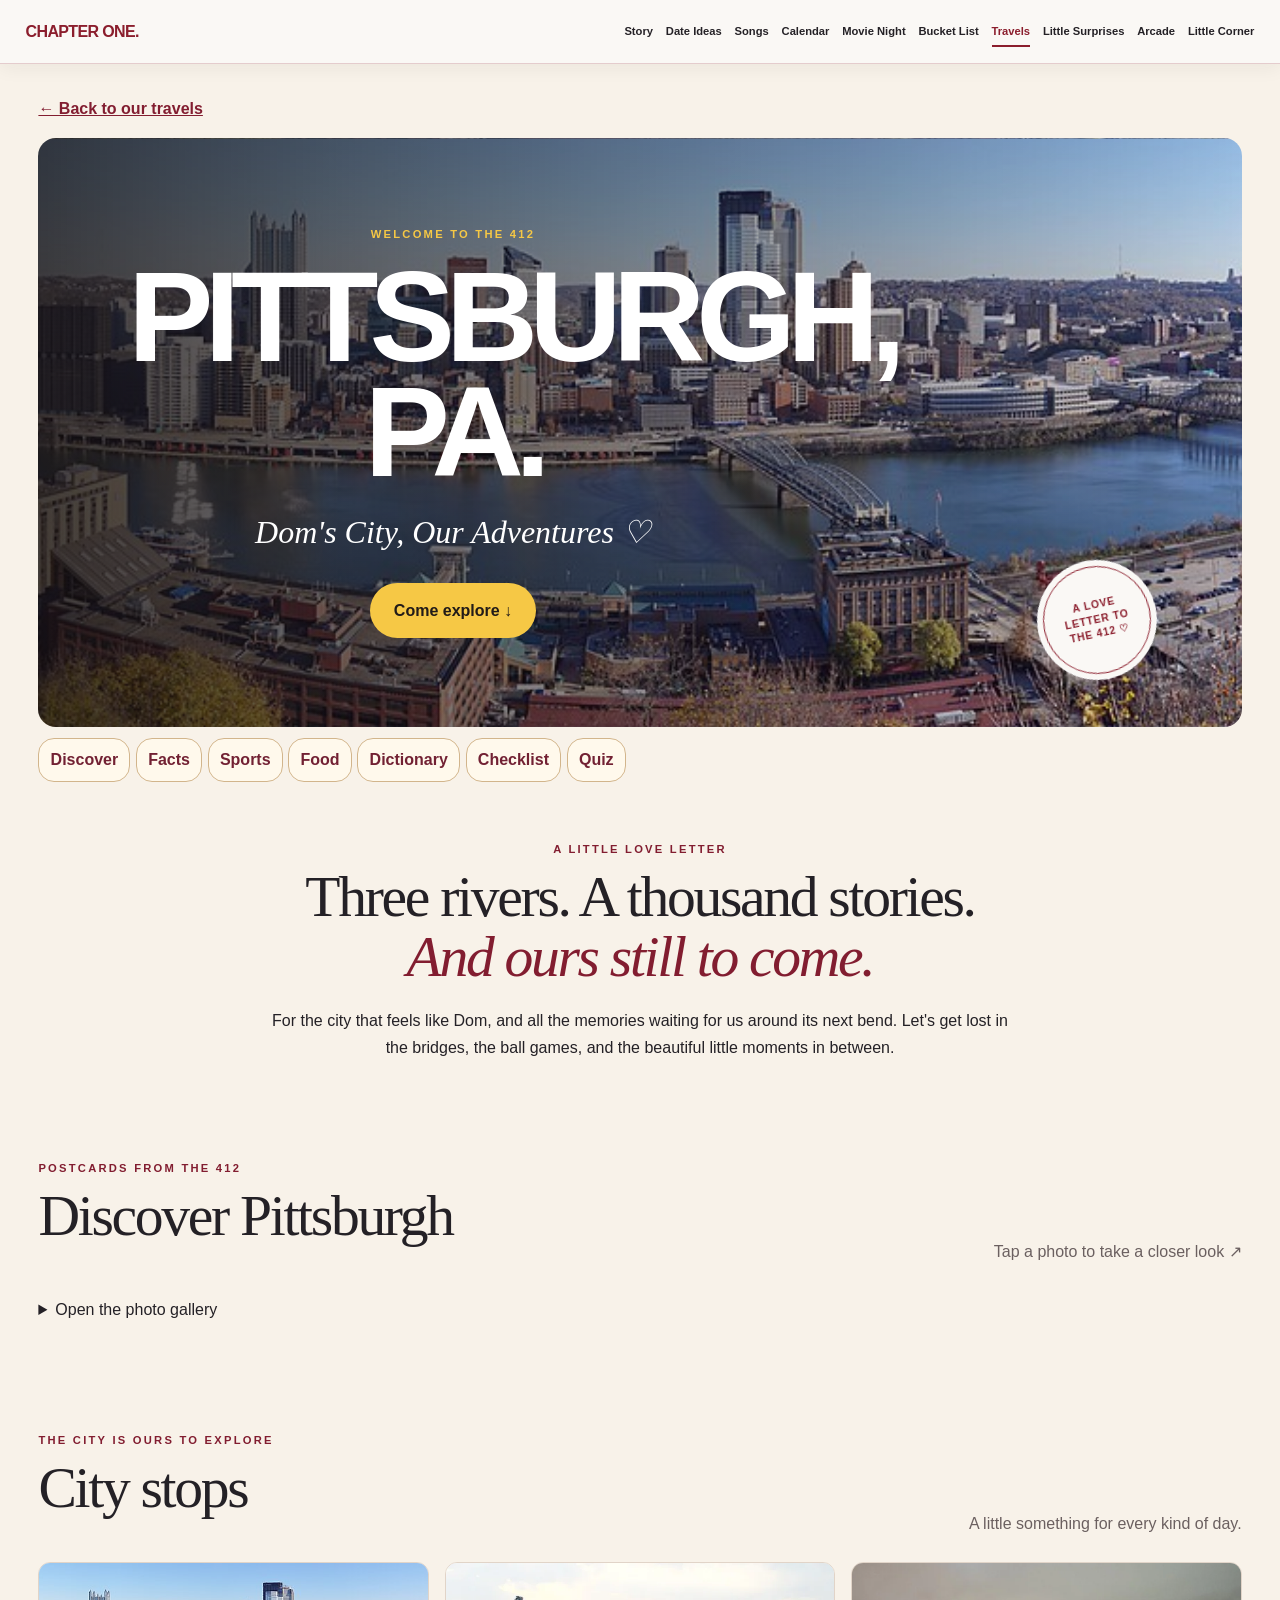
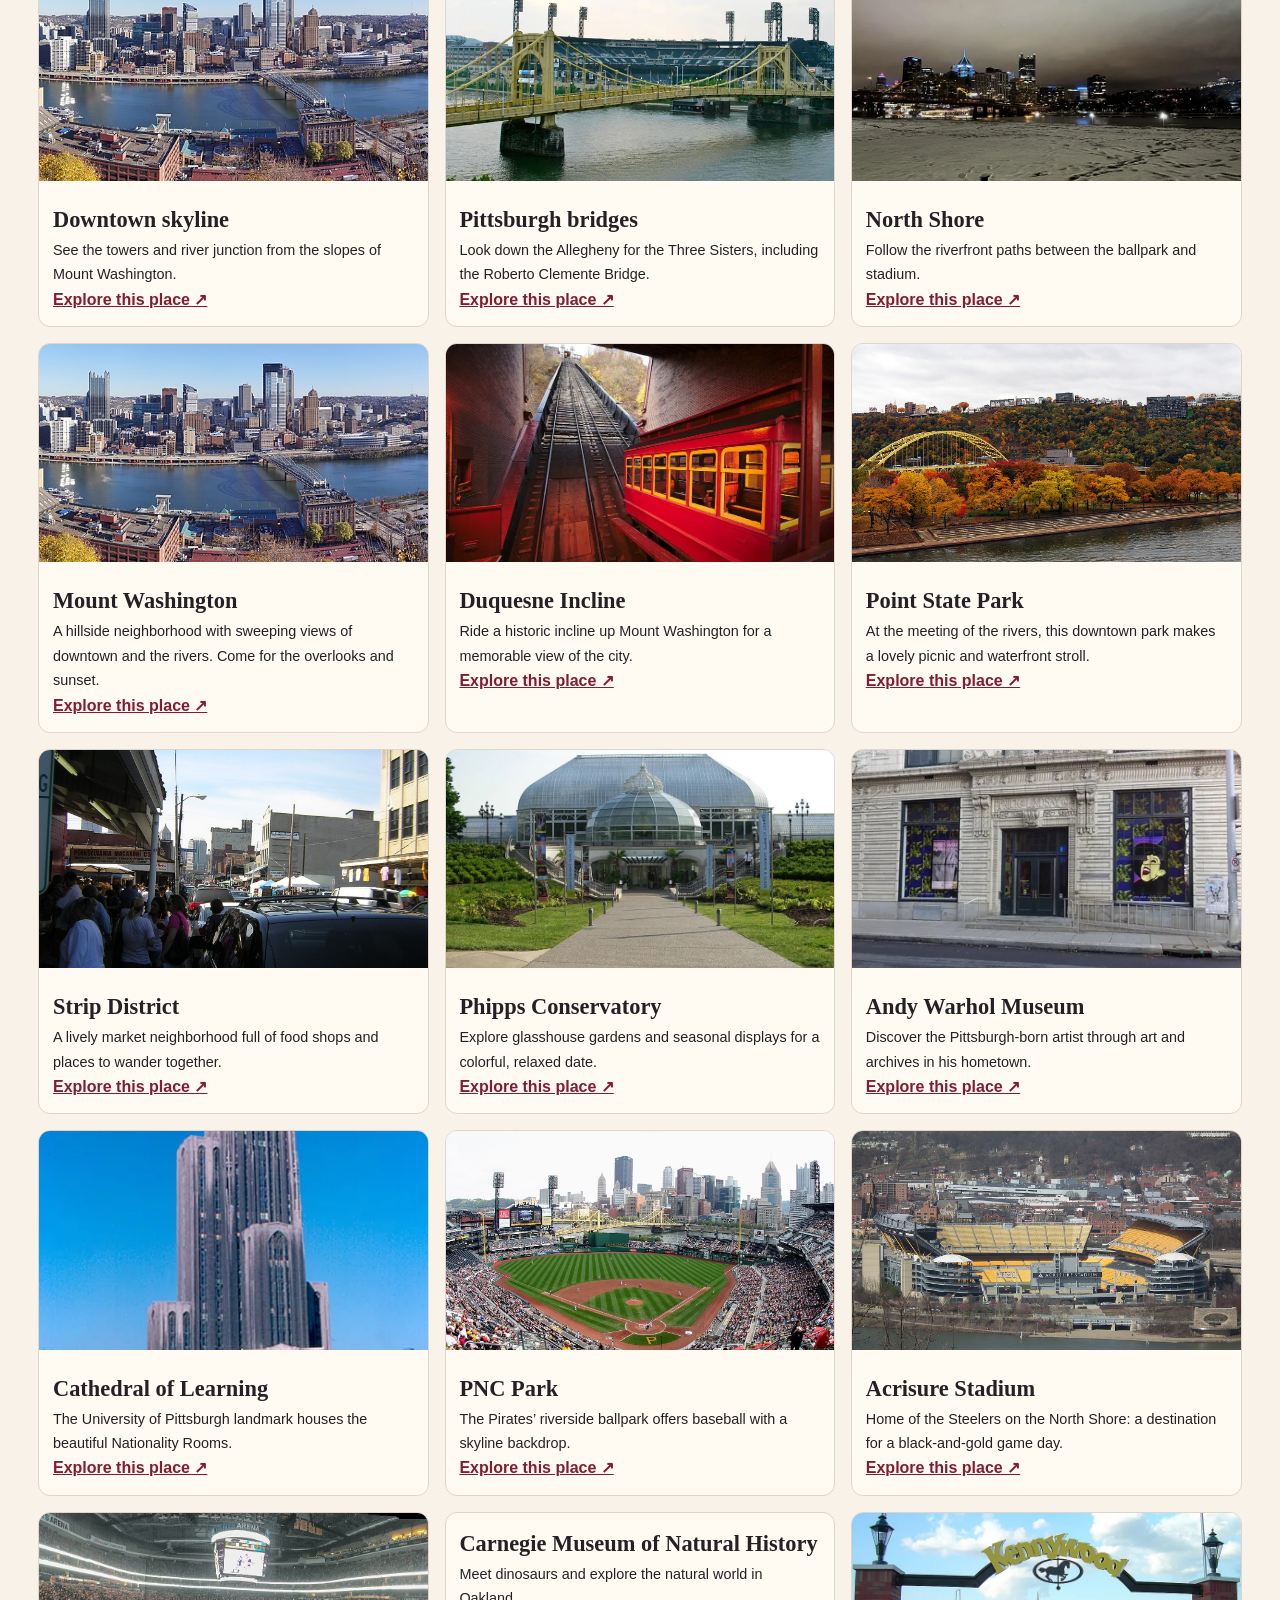
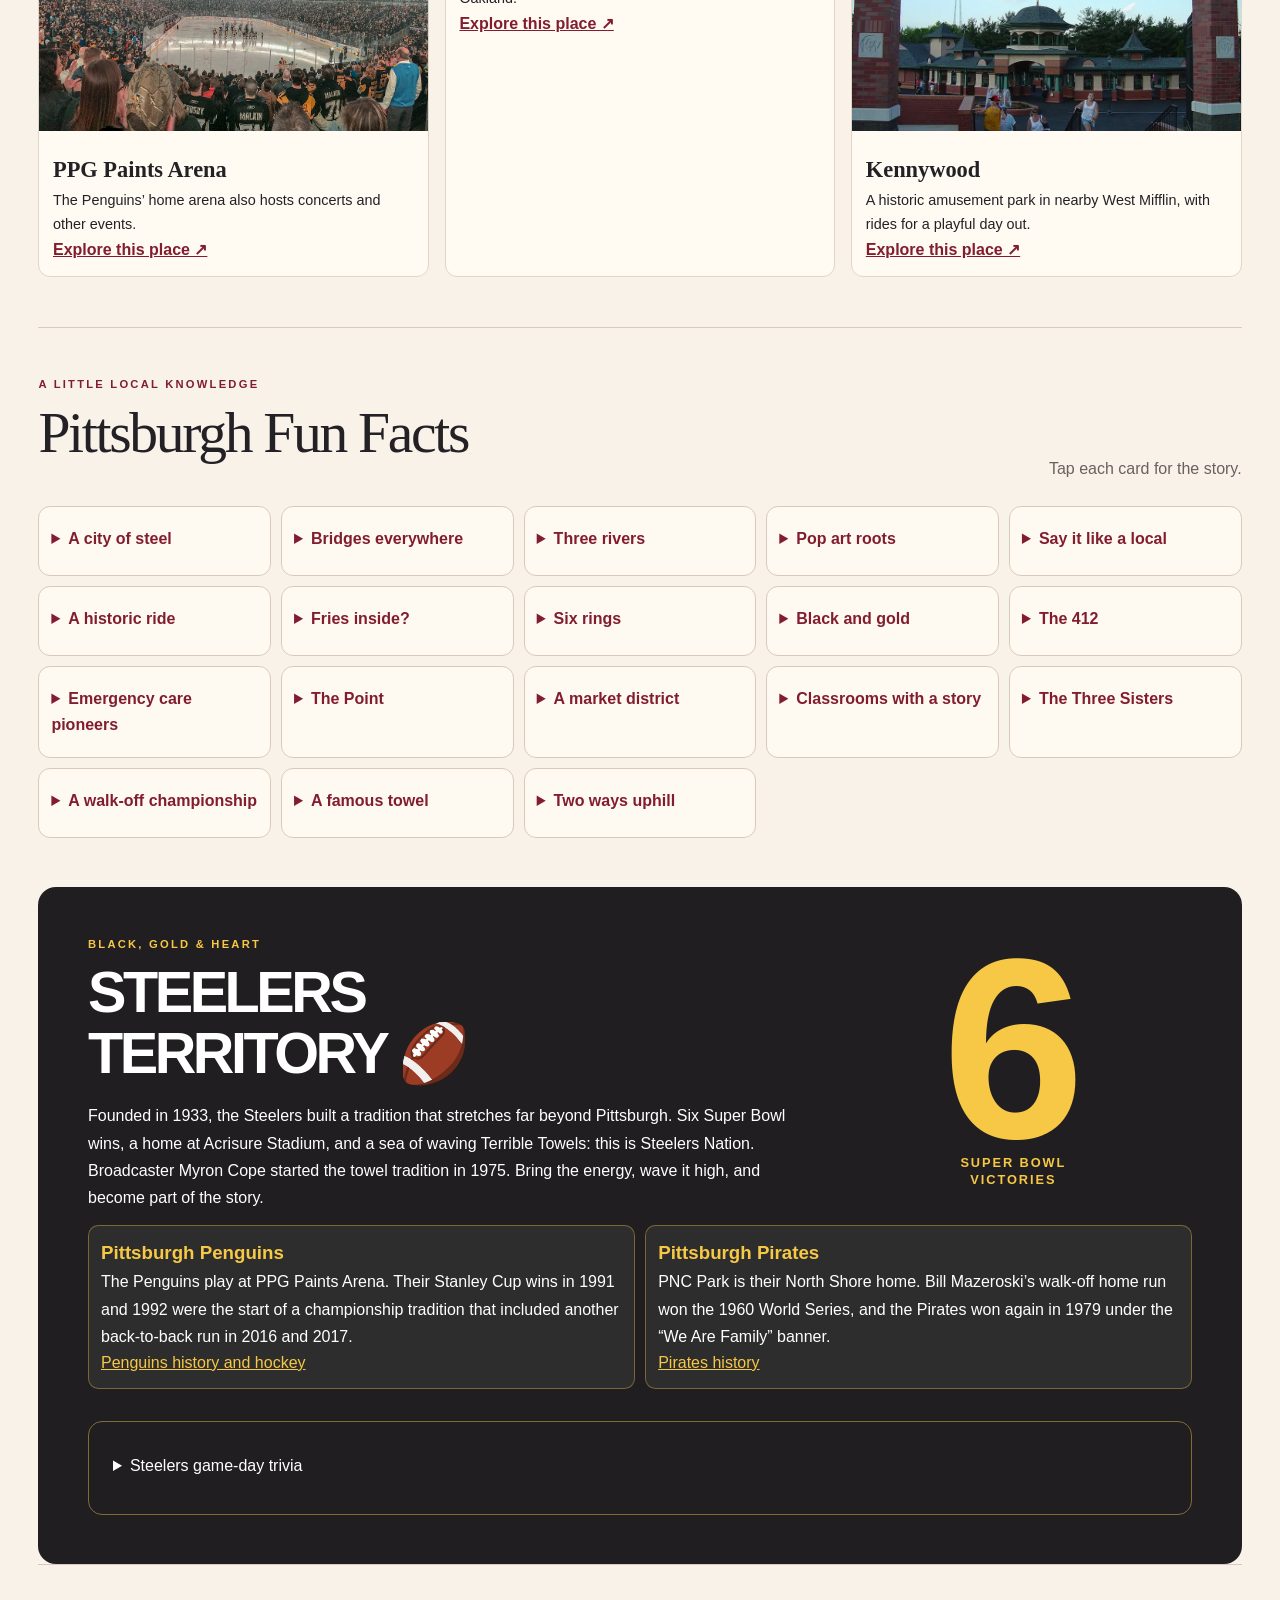
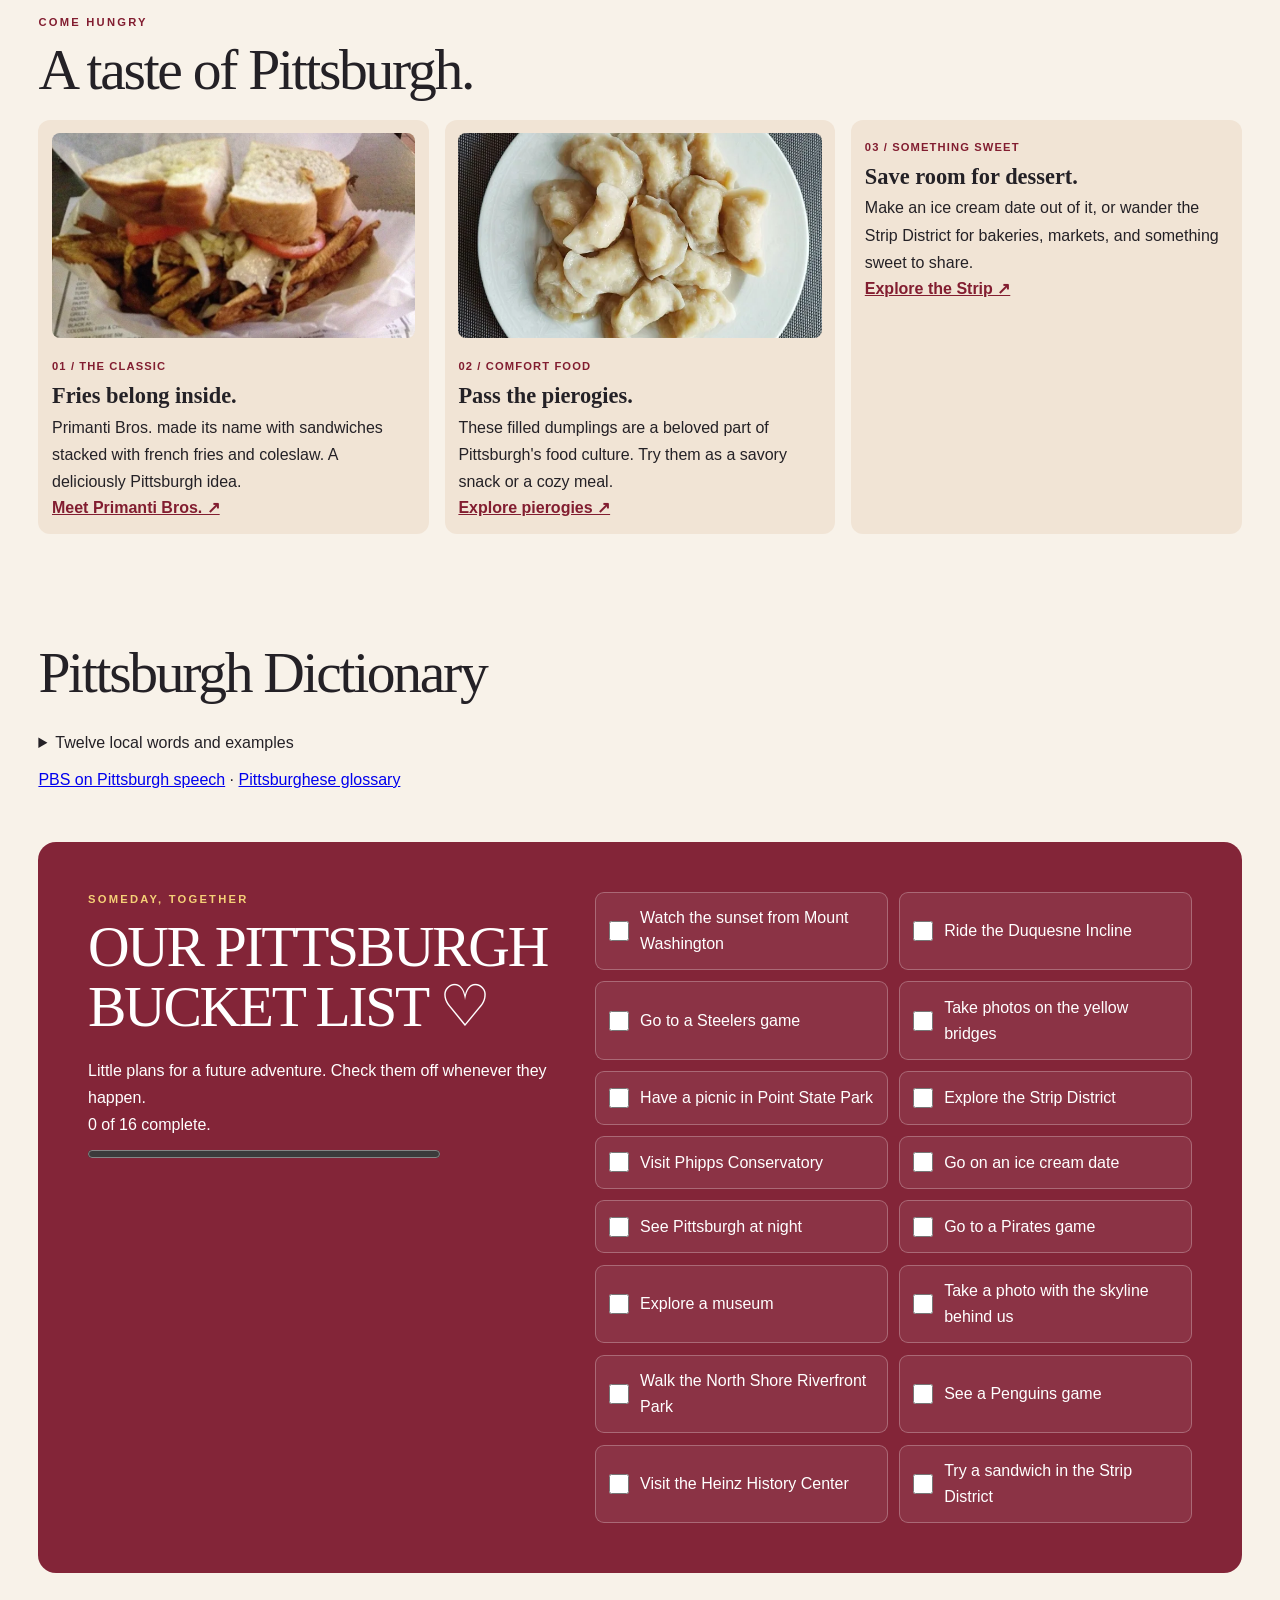
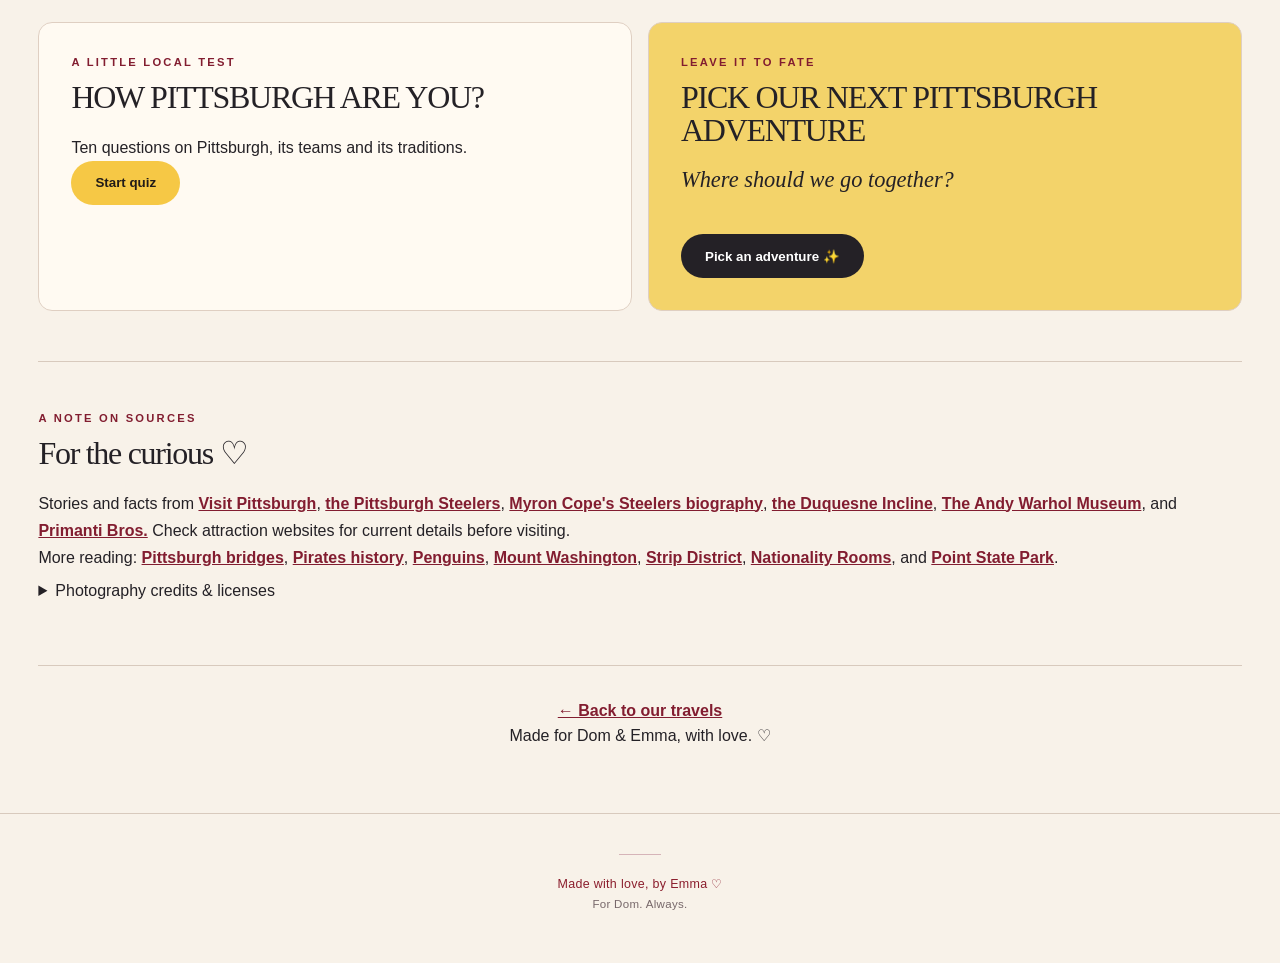
<file: pittsburgh.html>
<!doctype html>
<html lang="en"><head><meta charset="utf-8"><meta name="viewport" content="width=device-width, initial-scale=1"><title>Pittsburgh, PA 🖤💛 • Chapter One</title><link rel="stylesheet" href="style.css"><link rel="stylesheet" href="pittsburgh.css"><script src="navigation.js" defer></script><script src="travel-guide.js" defer></script><script src="pittsburgh-photos.js" defer></script><script src="pittsburgh.js" defer></script></head>
<body><div class="site-background" aria-hidden="true"></div><header class="site-header"><a class="site-wordmark" href="index.html">CHAPTER ONE.</a><button class="site-menu-toggle" type="button" aria-expanded="false" aria-controls="site-menu" aria-label="Open navigation menu"><span></span><span></span><span></span></button><nav class="site-menu" id="site-menu" aria-label="Main navigation"><a href="index.html">Story</a><a href="date-ideas.html">Date Ideas</a><a href="our-songs.html">Songs</a><a href="our-calendar.html">Calendar</a><a href="movie-night.html">Movie Night</a><a href="our-bucket-list.html">Bucket List</a><a href="our-travels.html" aria-current="page">Travels</a><a href="little-surprises.html">Little Surprises</a><a href="our-arcade.html">Arcade</a><a href="our-little-corner.html">Little Corner</a></nav></header>
<main class="pgh"><a class="back" href="our-travels.html">← Back to our travels</a><section class="hero" aria-labelledby="hero-title"><div class="hero-content"><span class="eyebrow">WELCOME TO THE 412</span><h1 id="hero-title">PITTSBURGH,<br>PA.</h1><p>Dom's City, Our Adventures ♡</p><a class="pill" href="#discover">Come explore ↓</a></div><span class="hero-stamp" aria-hidden="true">A LOVE<br>LETTER TO<br>THE 412 ♡</span></section>
<nav class="pgh-jumps" aria-label="Pittsburgh guide sections"><a href="#discover">Discover</a><a href="#pgh-facts">Facts</a><a href="#sports">Sports</a><a href="#taste">Food</a><a href="#pittsburghese">Dictionary</a><a href="#plans">Checklist</a><a href="#pittsburgh-quiz">Quiz</a></nav>
<section class="intro" id="discover"><span class="eyebrow">A LITTLE LOVE LETTER</span><h2>Three rivers. A thousand stories.<br><em>And ours still to come.</em></h2><p>For the city that feels like Dom, and all the memories waiting for us around its next bend. Let's get lost in the bridges, the ball games, and the beautiful little moments in between.</p></section>
<section class="section" id="gallery"><div class="section-heading"><div><span class="eyebrow">POSTCARDS FROM THE 412</span><h2>Discover Pittsburgh</h2></div><p>Tap a photo to take a closer look ↗</p></div><details><summary>Open the photo gallery</summary><div class="gallery" id="photo-gallery"></div></details></section>
<section class="section" id="places"><div class="section-heading"><div><span class="eyebrow">THE CITY IS OURS TO EXPLORE</span><h2>City stops</h2></div><p>A little something for every kind of day.</p></div><div class="places-grid" id="places-grid"></div></section>
<section class="section facts" id="pgh-facts"><div class="section-heading"><div><span class="eyebrow">A LITTLE LOCAL KNOWLEDGE</span><h2>Pittsburgh Fun Facts</h2></div><p>Tap each card for the story.</p></div><div class="fact-grid" id="facts"></div></section>
<section class="steelers section" id="sports"><div class="steelers-top"><div><span class="eyebrow">BLACK, GOLD &amp; HEART</span><h2>STEELERS<br>TERRITORY 🏈</h2><p>Founded in 1933, the Steelers built a tradition that stretches far beyond Pittsburgh. Six Super Bowl wins, a home at Acrisure Stadium, and a sea of waving Terrible Towels: this is Steelers Nation.</p><p>Broadcaster Myron Cope started the towel tradition in 1975. Bring the energy, wave it high, and become part of the story.</p></div><div class="six" aria-label="Six Super Bowl victories">6<span>SUPER BOWL<br>VICTORIES</span></div></div>
<div class="pgh-sports">
  <article><h3>Pittsburgh Penguins</h3><p>The Penguins play at PPG Paints Arena. Their Stanley Cup wins in 1991 and 1992 were the start of a championship tradition that included another back-to-back run in 2016 and 2017.</p><a href="https://records.nhl.com/awards/stanley-cup/winners">Penguins history and hockey</a></article>
  <article><h3>Pittsburgh Pirates</h3><p>PNC Park is their North Shore home. Bill Mazeroski’s walk-off home run won the 1960 World Series, and the Pirates won again in 1979 under the “We Are Family” banner.</p><a href="https://www.mlb.com/pirates/history">Pirates history</a></article>
</div>
<details class="quiz" id="steelers-quiz"><summary>Steelers game-day trivia</summary><p>Six questions for the black-and-gold faithful.</p><div class="quiz-content"></div></details></section>
<section class="section food" id="taste"><span class="eyebrow">COME HUNGRY</span><h2>A taste of Pittsburgh.</h2><div class="food-grid"><article data-food-photo="pgh-primanti"><span>01 / THE CLASSIC</span><h3>Fries belong inside.</h3><p>Primanti Bros. made its name with sandwiches stacked with french fries and coleslaw. A deliciously Pittsburgh idea.</p><a href="https://primantibros.com/">Meet Primanti Bros. ↗</a></article><article data-food-photo="pgh-pierogi"><span>02 / COMFORT FOOD</span><h3>Pass the pierogies.</h3><p>These filled dumplings are a beloved part of Pittsburgh's food culture. Try them as a savory snack or a cozy meal.</p><a href="https://www.visitpittsburgh.com/blog/unique-pittsburgh-pierogi-joints/">Explore pierogies ↗</a></article><article><span>03 / SOMETHING SWEET</span><h3>Save room for dessert.</h3><p>Make an ice cream date out of it, or wander the Strip District for bakeries, markets, and something sweet to share.</p><a href="https://www.visitpittsburgh.com/neighborhoods/strip-district/">Explore the Strip ↗</a></article></div></section>
<section class="section pgh-dictionary" id="pittsburghese">
  <h2>Pittsburgh Dictionary</h2>
  <details><summary>Twelve local words and examples</summary><dl id="pgh-words"></dl></details>
  <a href="https://www.pbs.org/speak/seatosea/americanvarieties/pittsburghese/">PBS on Pittsburgh speech</a>
  · <a href="https://www.mlanet.org/article/mla-25-host-city-spotlight-pittsburghese/">Pittsburghese glossary</a>
</section>
<section class="section bucket" id="plans"><div><span class="eyebrow">SOMEDAY, TOGETHER</span><h2>OUR PITTSBURGH<br>BUCKET LIST ♡</h2><p>Little plans for a future adventure. Check them off whenever they happen.</p><p class="progress" id="progress" aria-live="polite"></p><progress id="pgh-progress-bar" max="16" value="0" aria-label="Pittsburgh checklist completion"></progress></div><div id="bucket-list" class="bucket-list"></div></section>
<section class="section extras"><div class="quiz" id="pittsburgh-quiz"><span class="eyebrow">A LITTLE LOCAL TEST</span><h2>HOW PITTSBURGH ARE YOU?</h2><p>Ten questions on Pittsburgh, its teams and its traditions.</p><div class="quiz-content"></div></div><div class="picker"><span class="eyebrow">LEAVE IT TO FATE</span><h2>PICK OUR NEXT PITTSBURGH ADVENTURE</h2><p id="picked" aria-live="polite">Where should we go together?</p><button type="button" id="pick-adventure" class="pill">Pick an adventure ✨</button></div></section>
<section class="section sources"><span class="eyebrow">A NOTE ON SOURCES</span><h2>For the curious ♡</h2><p>Stories and facts from <a href="https://www.visitpittsburgh.com/media/press-kit/pittsburgh-facts-trivia/">Visit Pittsburgh</a>, <a href="https://www.steelers.com/history/super-bowls/">the Pittsburgh Steelers</a>, <a href="https://www.steelers.com/history/bios/cope_myron">Myron Cope's Steelers biography</a>, <a href="https://www.duquesneincline.org/">the Duquesne Incline</a>, <a href="https://press.warhol.org/press/museum-press-kit/">The Andy Warhol Museum</a>, and <a href="https://primantibros.com/">Primanti Bros.</a> Check attraction websites for current details before visiting.</p><p>More reading: <a href="https://www.visitpittsburgh.com/blog/25-famous-pittsburgh-bridges/">Pittsburgh bridges</a>, <a href="https://www.mlb.com/pirates/history">Pirates history</a>, <a href="https://www.nhl.com/penguins/">Penguins</a>, <a href="https://www.visitpittsburgh.com/neighborhoods/mt-washington/">Mount Washington</a>, <a href="https://www.visitpittsburgh.com/neighborhoods/strip-district/">Strip District</a>, <a href="https://www.nationalityrooms.pitt.edu/">Nationality Rooms</a>, and <a href="https://www.pa.gov/agencies/dcnr/recreation/where-to-go/state-parks/find-a-park/point-state-park.html">Point State Park</a>.</p><details><summary>Photography credits &amp; licenses</summary><ul id="photo-credits"></ul></details></section><footer><a href="our-travels.html">← Back to our travels</a><p>Made for Dom &amp; Emma, with love. ♡</p></footer></main>
<dialog id="lightbox" aria-label="Photo viewer"><div class="lightbox-inner"><button class="close" type="button" aria-label="Close photo viewer">×</button><button class="prev" type="button" aria-label="Previous photo">←</button><figure><img id="lightbox-image" alt=""><figcaption id="lightbox-caption"></figcaption></figure><button class="next" type="button" aria-label="Next photo">→</button></div></dialog>
  <footer class="site-signature"><p>Made with love, by Emma ♡</p><p>For Dom. Always.</p></footer>
</body></html>
</file>
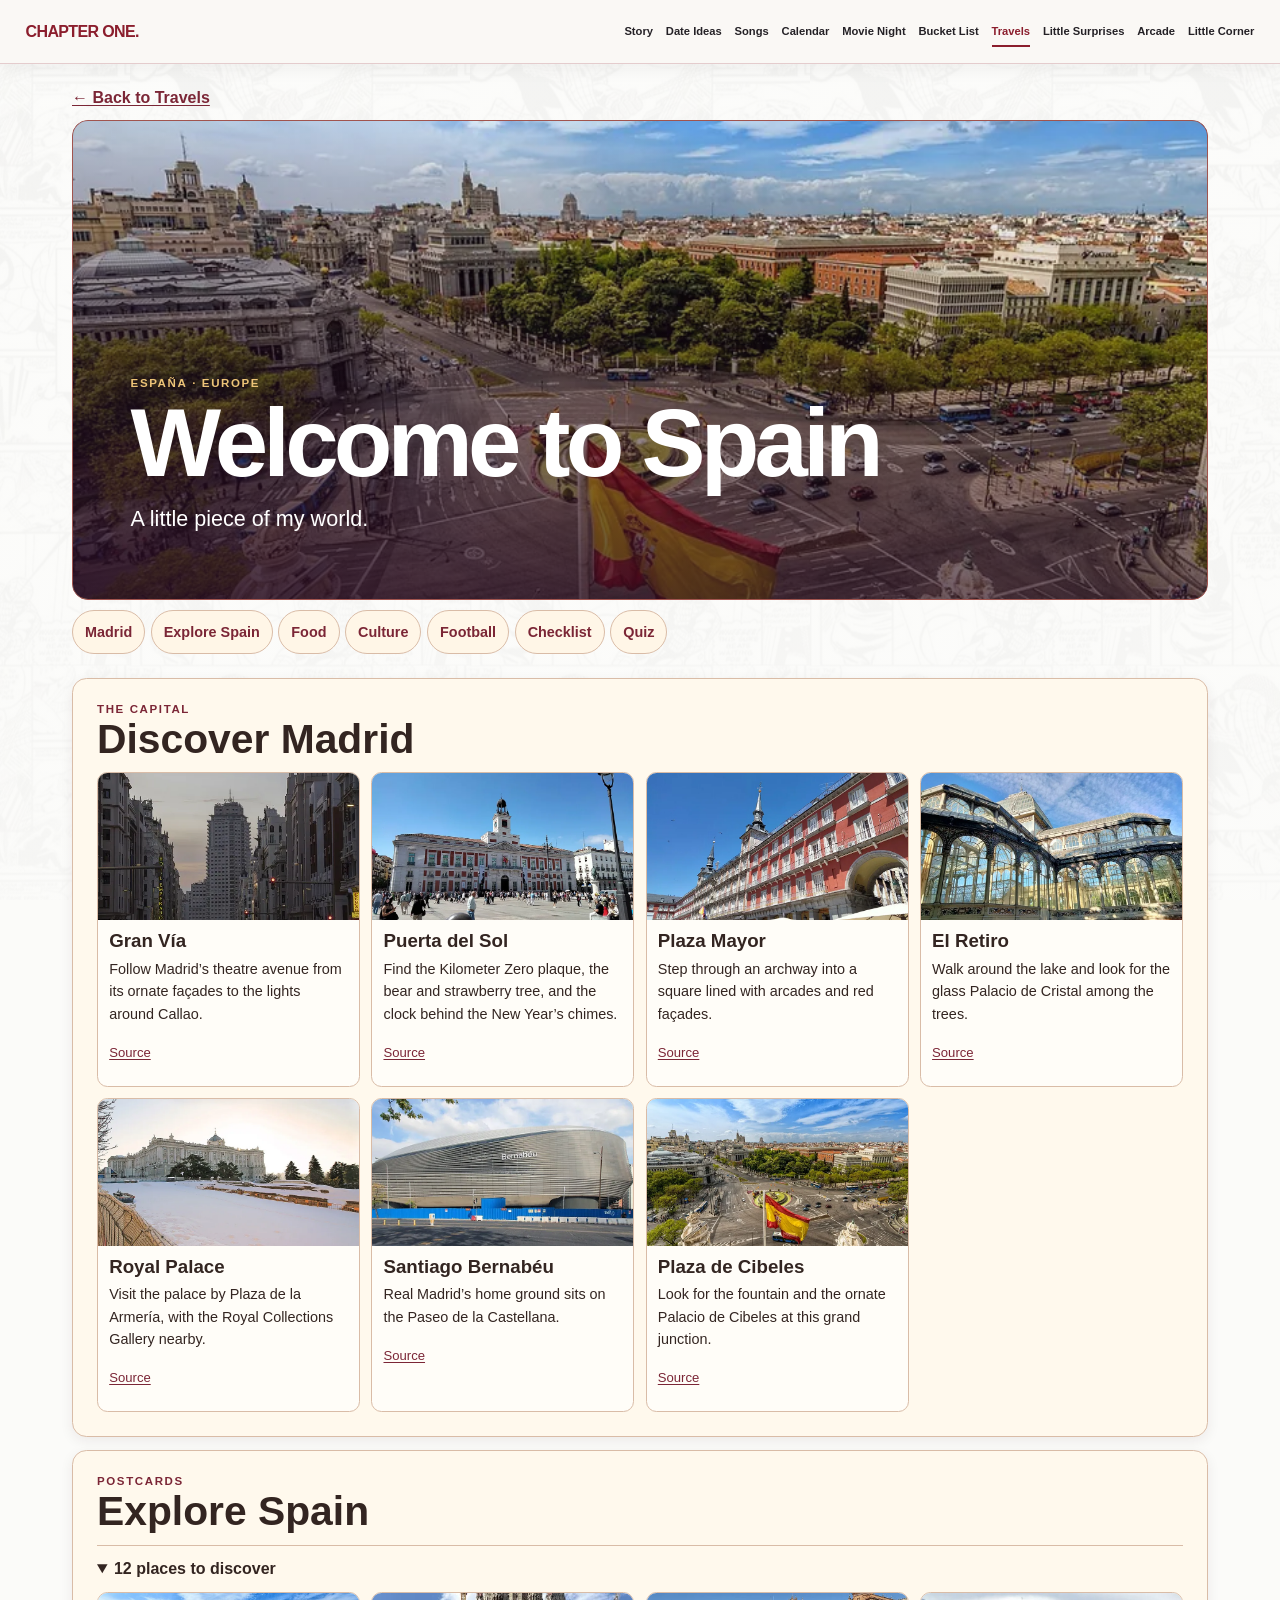
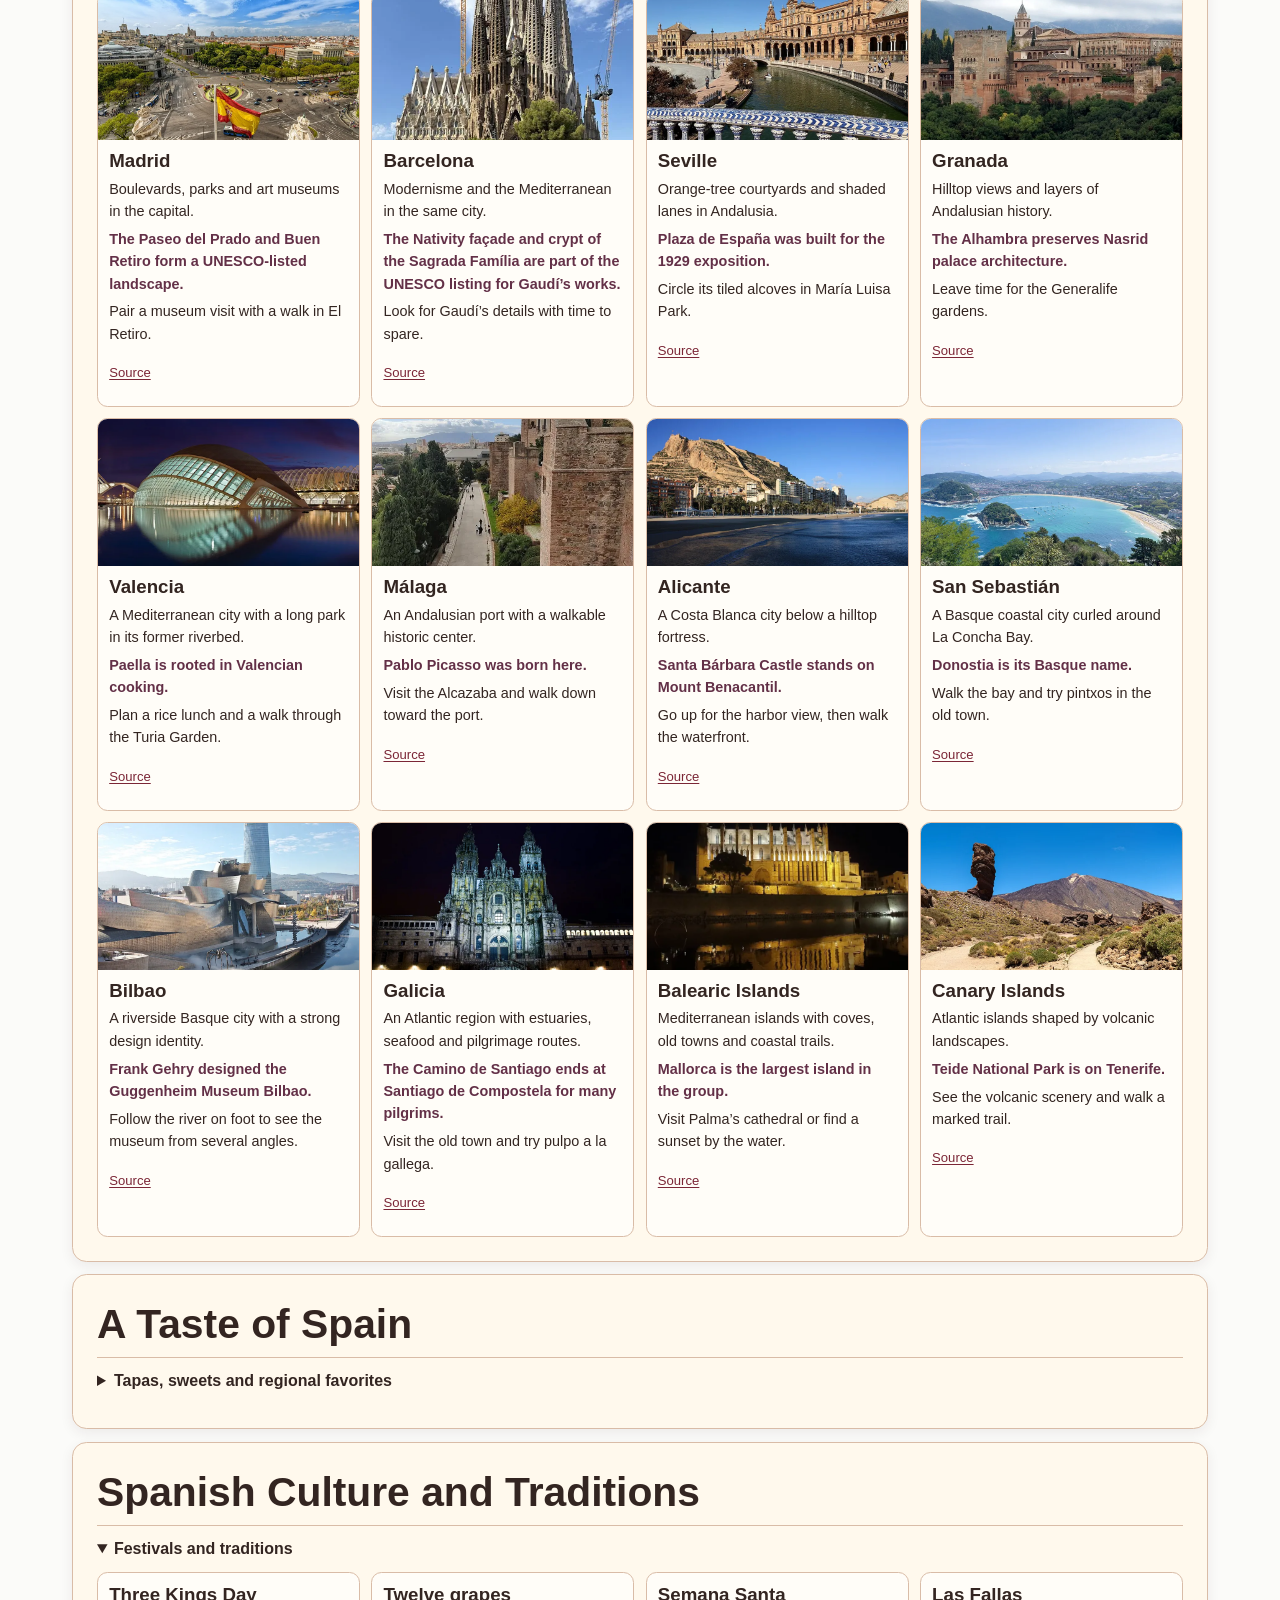
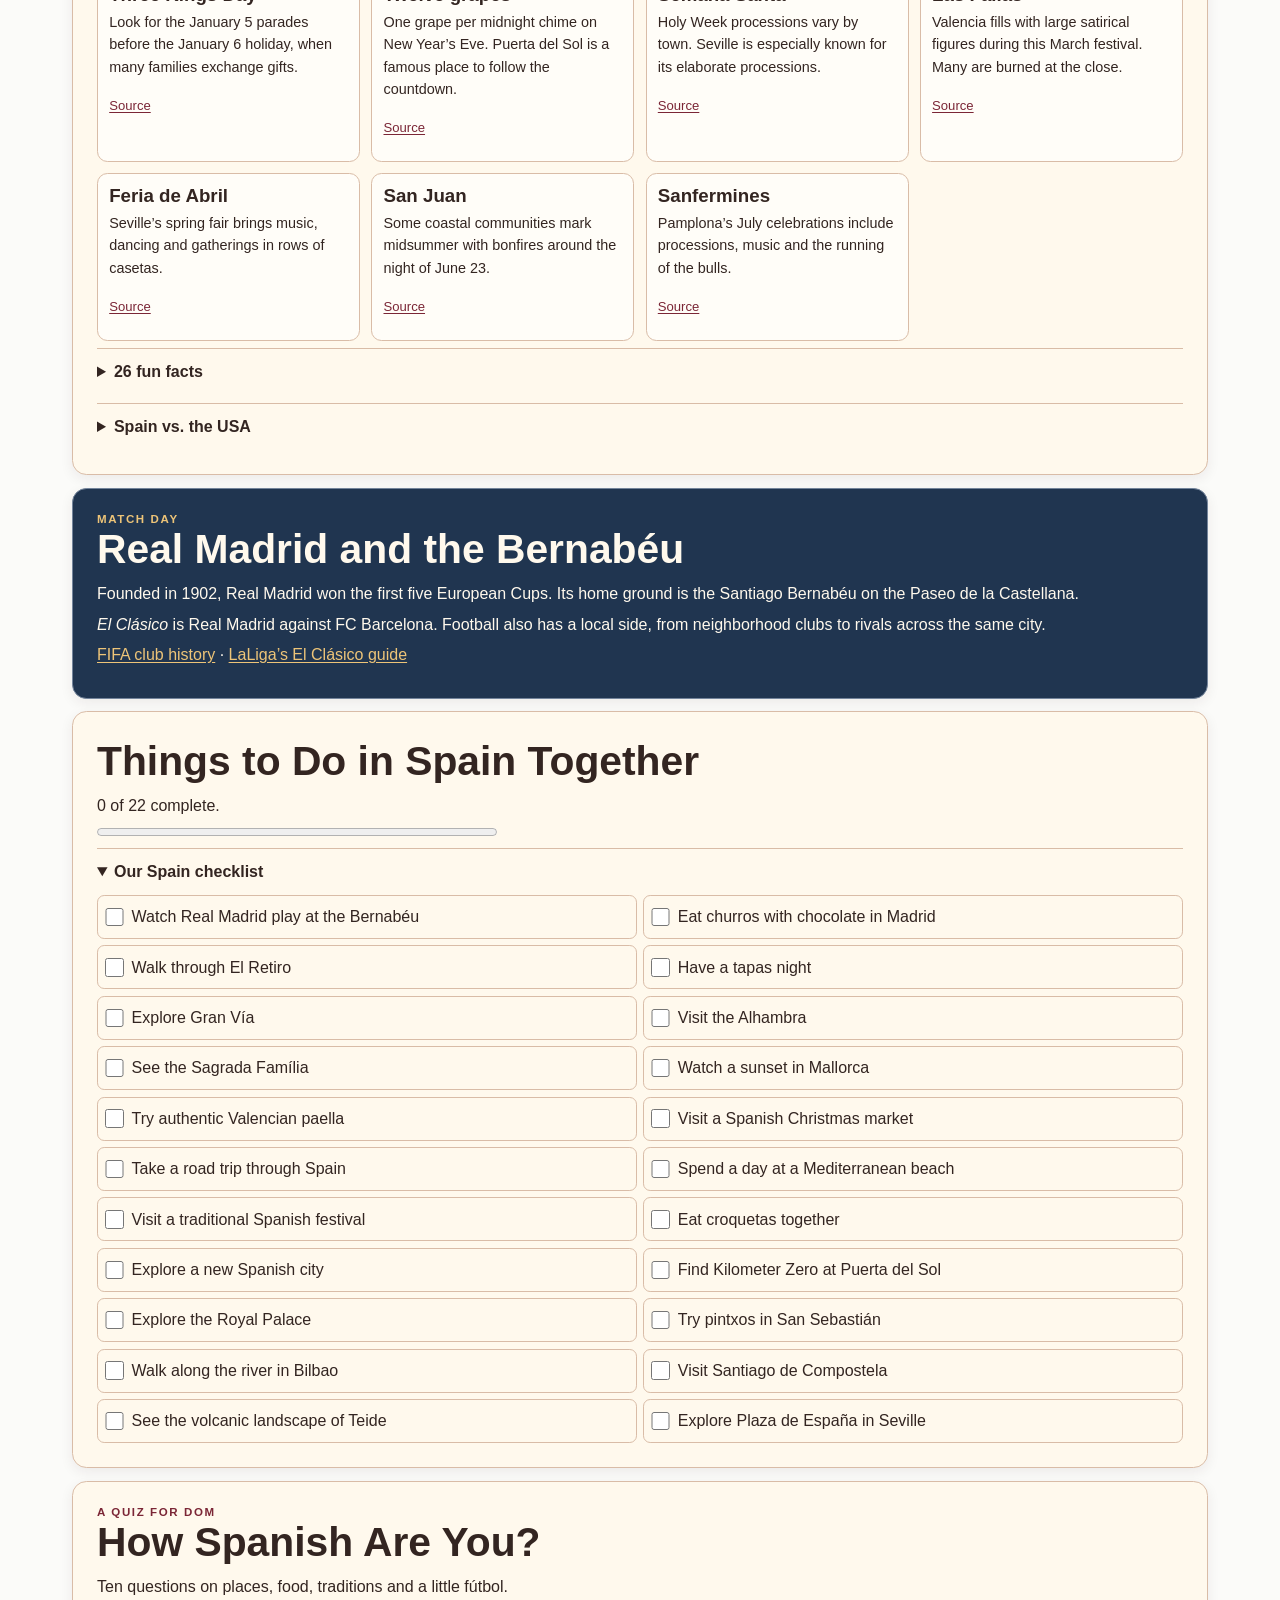
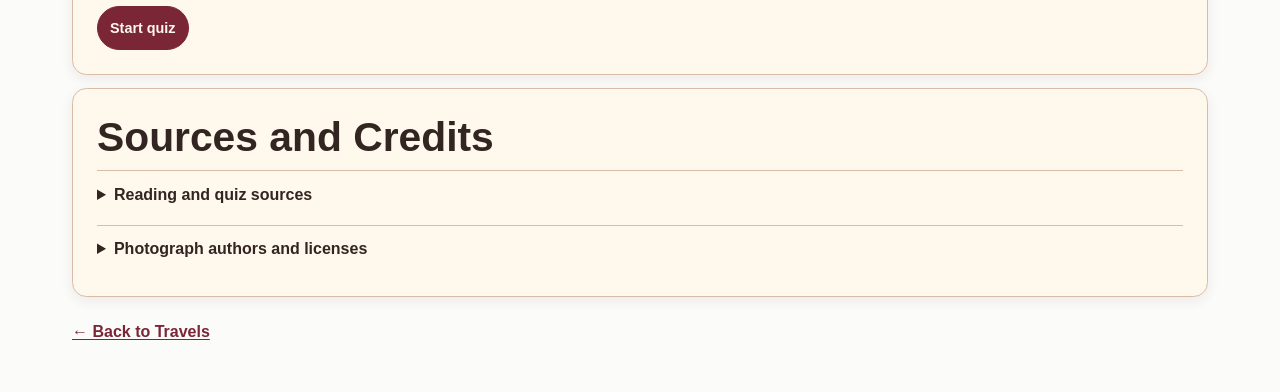
<file: spain.html>
<!doctype html>
<html lang="en">
<head>
  <meta charset="utf-8">
  <meta name="viewport" content="width=device-width, initial-scale=1">
  <title>Welcome to Spain · Chapter One</title>
  <link rel="stylesheet" href="style.css">
  <link rel="stylesheet" href="spain.css">
  <script src="navigation.js" defer></script>
  <script src="travel-guide.js" defer></script>
  <script src="spain-photos.js" defer></script>
  <script src="spain.js" defer></script>
</head>
<body>
  <header class="site-header">
    <a class="site-wordmark" href="index.html">CHAPTER ONE.</a>
    <button class="site-menu-toggle" type="button" aria-expanded="false" aria-controls="site-menu" aria-label="Open navigation menu"><span></span><span></span><span></span></button>
    <nav class="site-menu" id="site-menu" aria-label="Main navigation">
      <a href="index.html">Story</a>
      <a href="date-ideas.html">Date Ideas</a>
      <a href="our-songs.html">Songs</a>
      <a href="our-calendar.html">Calendar</a>
      <a href="movie-night.html">Movie Night</a>
      <a href="our-bucket-list.html">Bucket List</a>
      <a href="our-travels.html" aria-current="page">Travels</a>
      <a href="little-surprises.html">Little Surprises</a>
      <a href="our-arcade.html">Arcade</a>
      <a href="our-little-corner.html">Little Corner</a>
    </nav>
  </header>
  <div class="site-background" aria-hidden="true"></div>
  <main class="spain-guide">
    <a class="guide-back" href="our-travels.html">← Back to Travels</a>
    <header class="spain-hero">
      <img src="images/spain/cibeles.webp" width="840" height="556" alt="Plaza de Cibeles and the Madrid skyline" fetchpriority="high">
      <div><span class="guide-eyebrow"><span lang="es">ESPAÑA</span> · EUROPE</span><h1>Welcome to Spain</h1><p>A little piece of my world.</p></div>
    </header>
    <nav class="guide-jumps" aria-label="Spain guide sections">
      <a href="#madrid">Madrid</a><a href="#explore">Explore Spain</a><a href="#taste">Food</a>
      <a href="#culture">Culture</a><a href="#football">Football</a><a href="#plans">Checklist</a><a href="#quiz">Quiz</a>
    </nav>

    <section class="guide-panel" id="madrid">
      <span class="guide-eyebrow">THE CAPITAL</span><h2>Discover Madrid</h2>
      <div class="guide-grid" id="madrid-cards"></div>
    </section>
    <section class="guide-panel" id="explore">
      <span class="guide-eyebrow">POSTCARDS</span><h2>Explore Spain</h2>
      <details open><summary>12 places to discover</summary><div class="guide-grid" id="spain-cards"></div></details>
    </section>
    <section class="guide-panel" id="taste">
      <h2>A Taste of Spain</h2>
      <details><summary>Tapas, sweets and regional favorites</summary><div class="guide-grid" id="spain-food"></div></details>
    </section>
    <section class="guide-panel" id="culture">
      <h2>Spanish Culture and Traditions</h2>
      <details open><summary>Festivals and traditions</summary><div class="guide-grid guide-festival-grid" id="spain-traditions"></div></details>
      <details><summary>26 fun facts</summary><ul class="guide-facts" id="spain-facts"></ul></details>
      <details><summary>Spain vs. the USA</summary><div class="guide-table"><table>
        <thead><tr><th scope="col">Topic</th><th scope="col">Spain</th><th scope="col">USA</th></tr></thead>
        <tbody id="spain-comparison"></tbody>
      </table></div></details>
    </section>
    <section class="guide-panel guide-football" id="football">
      <span class="guide-eyebrow">MATCH DAY</span><h2>Real Madrid and the Bernabéu</h2>
      <p>Founded in 1902, Real Madrid won the first five European Cups. Its home ground is the Santiago Bernabéu on the Paseo de la Castellana.</p>
      <p><em>El Clásico</em> is Real Madrid against FC Barcelona. Football also has a local side, from neighborhood clubs to rivals across the same city.</p>
      <p><a href="https://www.fifa.com/en/articles/real-madrid-club-profile-history-players-qualified">FIFA club history</a> · <a href="https://www.laliga.com/en-CA/news/the-history-of-elclasico-decade-by-decade">LaLiga’s El Clásico guide</a></p>
    </section>
    <section class="guide-panel" id="plans">
      <h2>Things to Do in Spain Together</h2>
      <p id="spain-progress" aria-live="polite"></p>
      <progress id="spain-progress-bar" max="22" value="0" aria-label="Spain checklist completion"></progress>
      <details open><summary>Our Spain checklist</summary><div class="guide-checklist" id="spain-list"></div></details>
    </section>
    <section class="guide-panel guide-quiz" id="quiz">
      <span class="guide-eyebrow">A QUIZ FOR DOM</span><h2>How Spanish Are You?</h2>
      <p>Ten questions on places, food, traditions and a little fútbol.</p>
      <div id="spain-quiz"></div>
    </section>
    <section class="guide-panel" aria-labelledby="spain-credits-heading">
      <h2 id="spain-credits-heading">Sources and Credits</h2>
      <details><summary>Reading and quiz sources</summary><ul id="spain-sources"></ul></details>
      <details><summary>Photograph authors and licenses</summary><ul id="spain-credits"></ul></details>
    </section>
    <p><a class="guide-back" href="our-travels.html">← Back to Travels</a></p>
  </main>
</body>
</html>
</file>
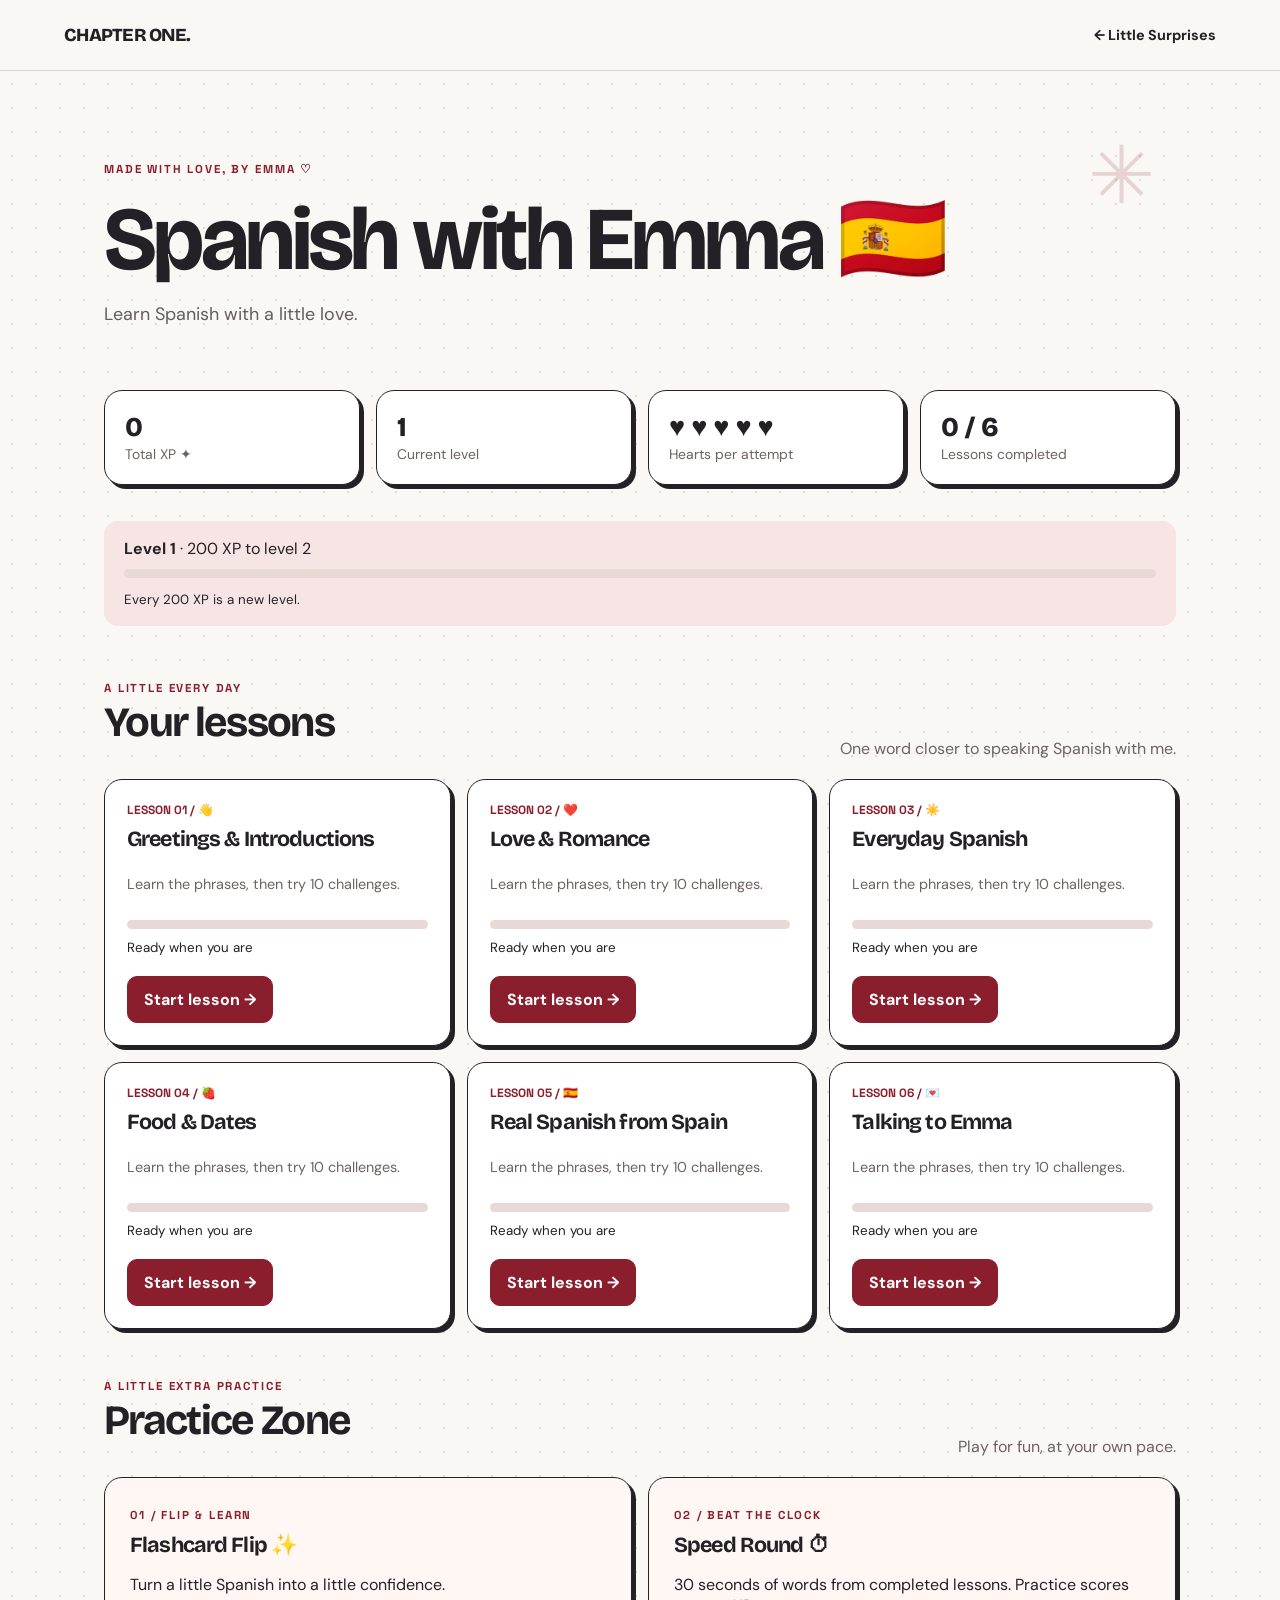
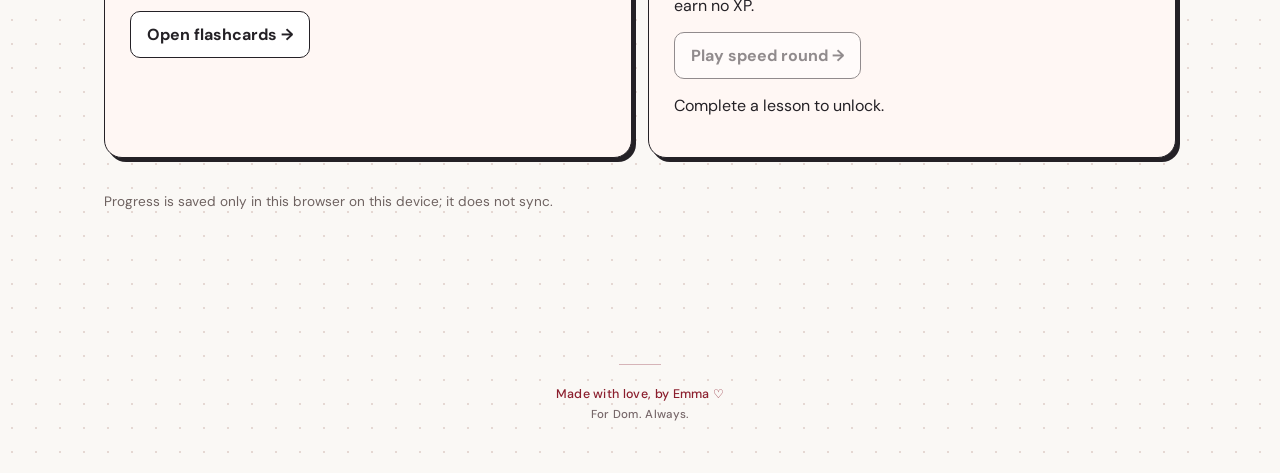
<file: spanish-with-emma.html>
<!DOCTYPE html>
<html lang="en">
<head>
  <meta charset="utf-8"><meta name="viewport" content="width=device-width, initial-scale=1">
  <title>Spanish with Emma • Chapter One</title>
  <link rel="preconnect" href="https://fonts.googleapis.com"><link rel="preconnect" href="https://fonts.gstatic.com" crossorigin>
  <link href="https://fonts.googleapis.com/css2?family=Bricolage+Grotesque:wght@400;600;700;800&family=DM+Sans:wght@400;500;700&family=Space+Grotesk:wght@500;700&display=swap" rel="stylesheet">
  <link rel="stylesheet" href="spanish-with-emma.css"><script src="spanish-with-emma.js" defer></script>
</head>
<body>
  <header class="top"><a class="wordmark" href="index.html">CHAPTER ONE.</a><a class="back" href="little-surprises.html">← Little Surprises</a></header>
  <main class="shell"><div id="app"></div></main>
  <noscript>This learning app needs JavaScript enabled to run.</noscript>

  <footer class="site-signature"><p>Made with love, by Emma ♡</p><p>For Dom. Always.</p></footer>
</body>
</html>
</file>
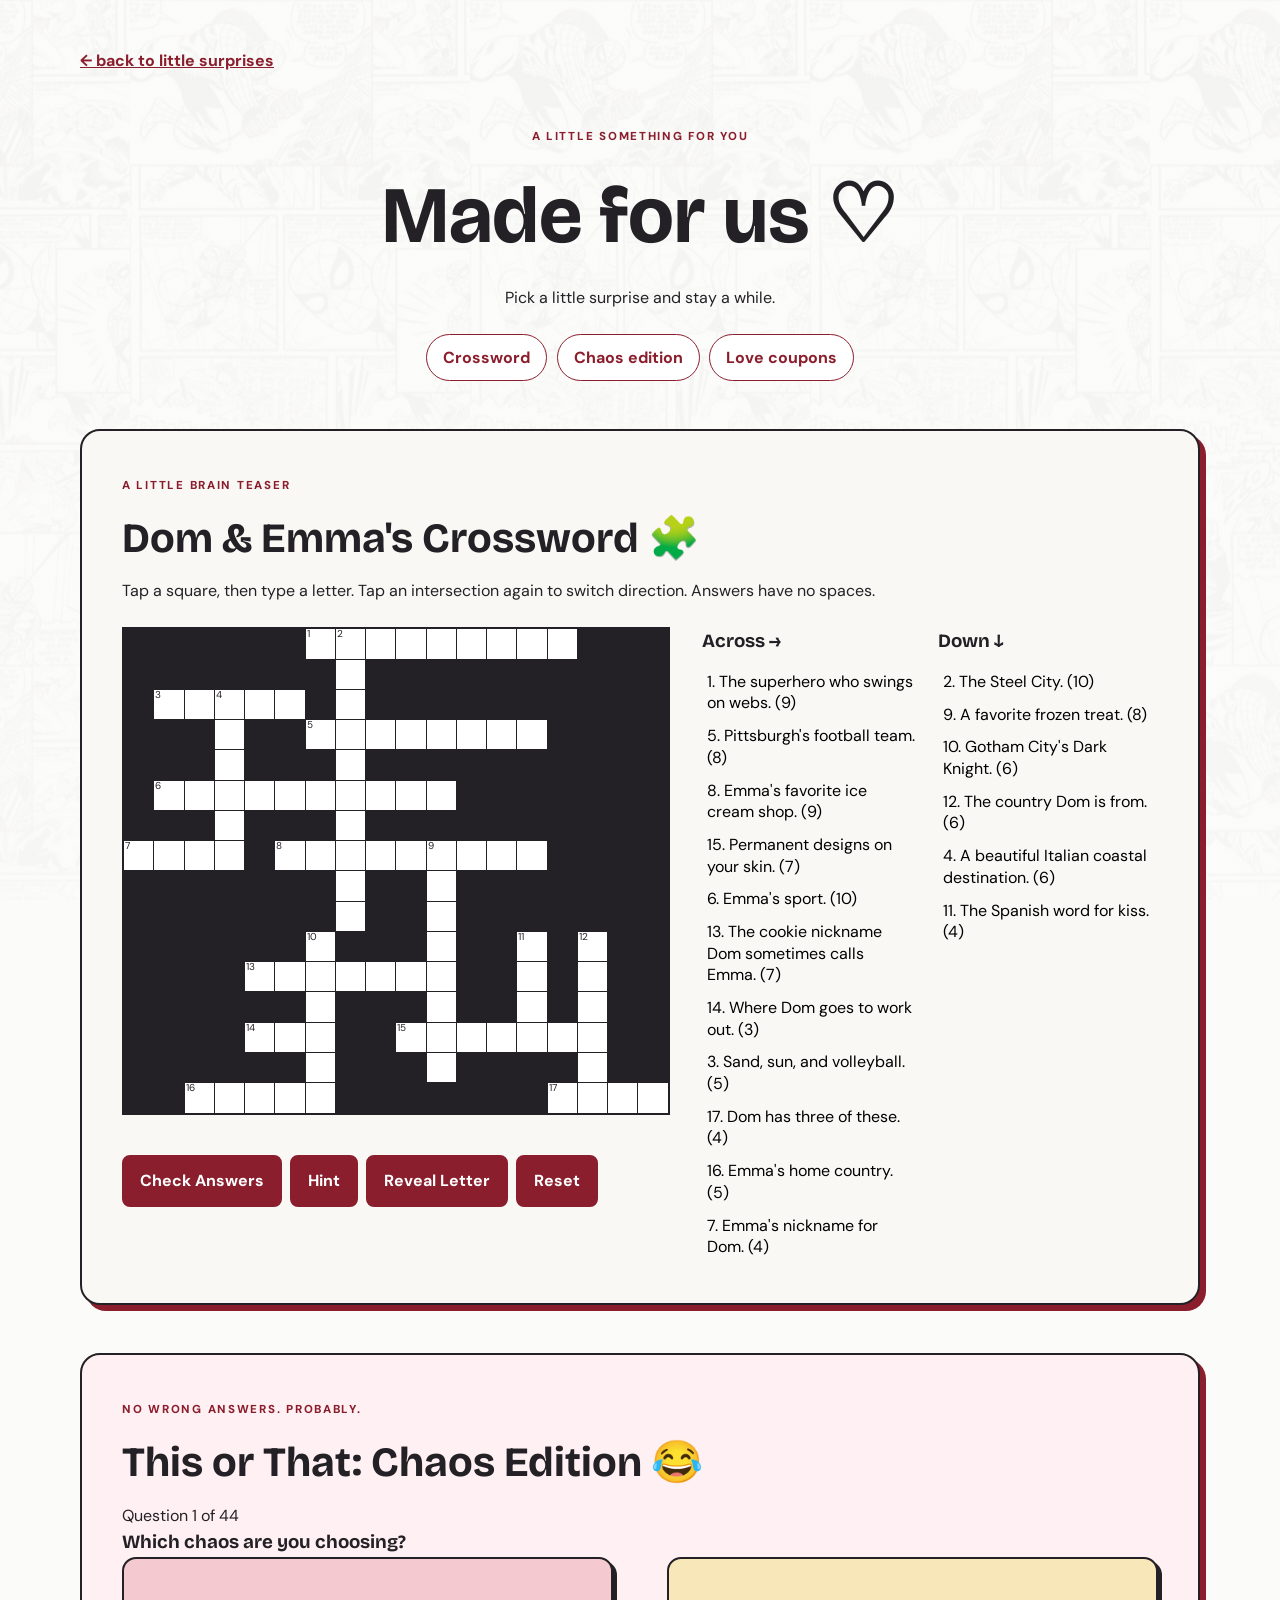
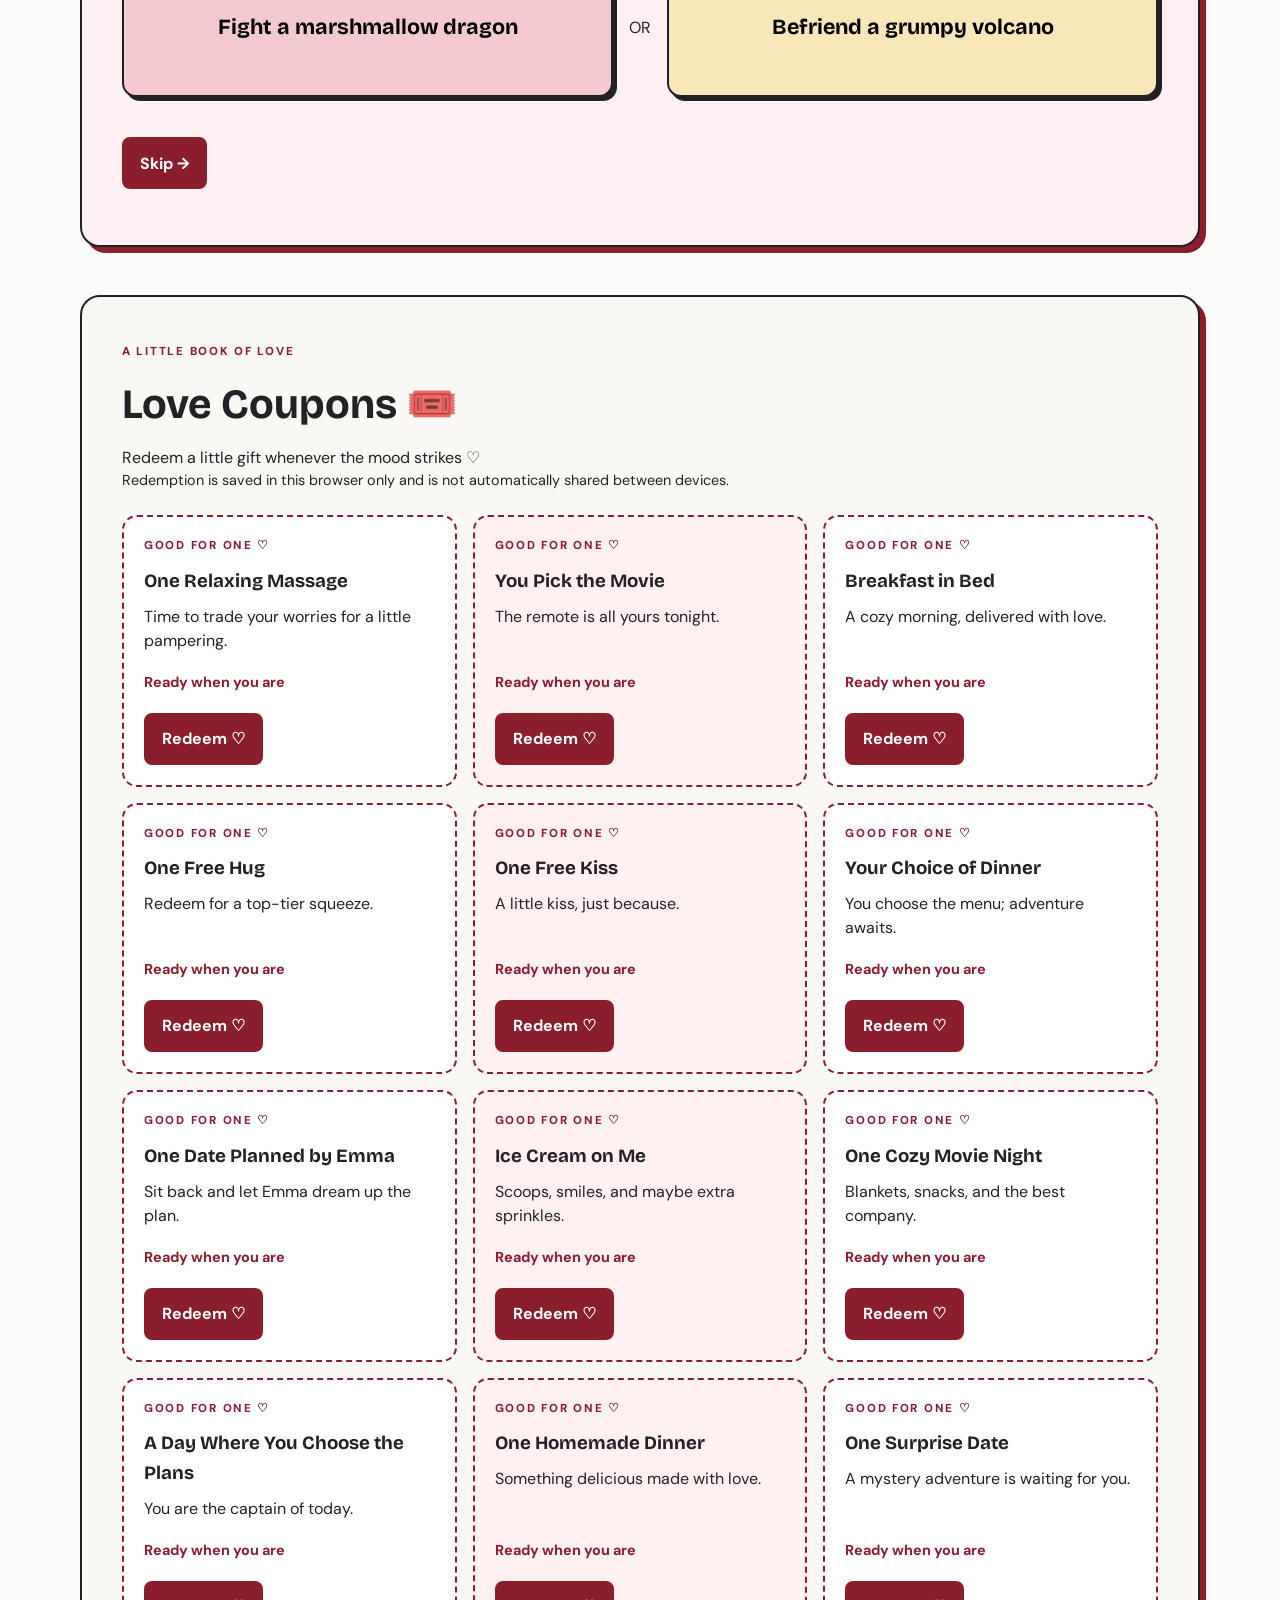
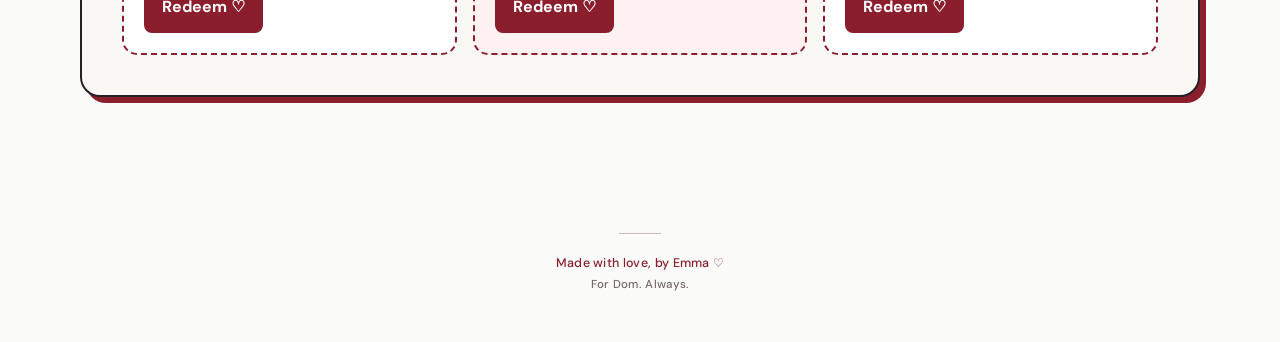
<file: surprise-games.html>
<!DOCTYPE html>
<html lang="en"><head><meta charset="utf-8"><meta name="viewport" content="width=device-width, initial-scale=1"><title>Little Surprises • Chapter One</title><link rel="preconnect" href="https://fonts.googleapis.com"><link rel="preconnect" href="https://fonts.gstatic.com" crossorigin><link href="https://fonts.googleapis.com/css2?family=Bricolage+Grotesque:wght@400;600;700;800&family=DM+Sans:wght@400;500;700&display=swap" rel="stylesheet"><link rel="stylesheet" href="style.css"><link rel="stylesheet" href="surprises-extra.css"></head>
<body><div class="site-background" aria-hidden="true"></div><main class="extra-page"><a class="extra-back" href="little-surprises.html">← back to little surprises</a><header class="extra-header"><span class="extra-kicker">A LITTLE SOMETHING FOR YOU</span><h1>Made for us ♡</h1><p>Pick a little surprise and stay a while.</p><nav class="extra-jump" aria-label="Surprise activities"><a href="#crossword">Crossword</a><a href="#chaos">Chaos edition</a><a href="#coupons">Love coupons</a></nav></header>
<section id="crossword" class="extra-panel"><span class="extra-kicker">A LITTLE BRAIN TEASER</span><h2>Dom &amp; Emma's Crossword 🧩</h2><p>Tap a square, then type a letter. Tap an intersection again to switch direction. Answers have no spaces.</p><div class="crossword-layout"><div><div id="crossword-grid" class="crossword-grid" aria-label="Crossword grid"></div><p id="crossword-status" class="extra-status" aria-live="polite"></p><div class="extra-actions"><button type="button" id="crossword-check">Check Answers</button><button type="button" id="crossword-hint">Hint</button><button type="button" id="crossword-reveal">Reveal Letter</button><button type="button" id="crossword-reset">Reset</button></div></div><div class="clues"><div><h3>Across →</h3><ol id="across-clues"></ol></div><div><h3>Down ↓</h3><ol id="down-clues"></ol></div></div></div></section>
<section id="chaos" class="extra-panel chaos-panel"><span class="extra-kicker">NO WRONG ANSWERS. PROBABLY.</span><h2>This or That: Chaos Edition 😂</h2><p id="chaos-progress"></p><h3 id="chaos-question">Which chaos are you choosing?</h3><div id="chaos-choices" class="chaos-choices"><button type="button"></button><span>OR</span><button type="button"></button></div><p id="chaos-reaction" class="extra-status" aria-live="polite"></p><div class="extra-actions"><button type="button" id="chaos-skip">Skip →</button><button type="button" id="chaos-replay" hidden>Play again ↻</button></div></section>
<section id="coupons" class="extra-panel"><span class="extra-kicker">A LITTLE BOOK OF LOVE</span><h2>Love Coupons 🎟️</h2><p>Redeem a little gift whenever the mood strikes ♡</p><p class="storage-note">Redemption is saved in this browser only and is not automatically shared between devices.</p><div id="coupon-grid" class="coupon-grid"></div></section></main><script src="surprise-games.js" defer></script>
  <footer class="site-signature"><p>Made with love, by Emma ♡</p><p>For Dom. Always.</p></footer>
</body></html>
</file>
<file: style.css>
/* ==========================================================================
   Base & Reset
   ========================================================================== */
*, *::before, *::after {
  box-sizing: border-box;
  margin: 0;
  padding: 0;
}

:root {
  --bg-primary: #fbfbf9;
  --bg-card: #FAF8F5;
  --text-main: #242126;
  --text-muted: #5e5e6e;
  --accent-red: #8B1E2D;
  --accent-red-soft: rgba(139, 30, 45, 0.15);
  --border-delicate: rgba(0, 0, 0, 0.08);
  --font-serif: 'Bricolage Grotesque', Arial, sans-serif;
  --font-display: 'Space Grotesk', Arial, sans-serif;
  --font-sans: 'DM Sans', Arial, sans-serif;
  --shadow-subtle: 0 4px 20px rgba(0, 0, 0, 0.035);
  --shadow-hover: 0 8px 24px rgba(0, 0, 0, 0.06);
}

html {
  scroll-behavior: smooth;
  scroll-padding-top: 80px;
  font-family: var(--font-sans);
  background-color: var(--bg-primary);
  color: var(--text-main);
}

body {
  min-height: 100vh;
  line-height: 1.6;
  overflow-x: clip;
  position: relative;
}

/* ==========================================================================
   Background: Clean Repeating Small-Panel Comic Wallpaper
   ========================================================================== */
.site-background {
  position: fixed;
  inset: 0;
  width: 100vw;
  height: 100vh;
  z-index: -1;
  pointer-events: none;
  background-color: var(--bg-primary);
  /* 
     Clean repeating wallpaper of small black-and-white Spider-Man comic panels.
     Created by cropping out edge spiders/webs into comic-background-clean.png.
     Tiled at 340px width with a delicate warm-white overlay (mostly white/light gray)
     so the panels are visible, proportional, and never compete with text or photos.
  */
  background-image:
    linear-gradient(rgba(251, 251, 249, 0.82), rgba(251, 251, 249, 0.88)),
    url('images/comic-background-clean.png');
  background-size: auto, 340px auto;
  background-repeat: no-repeat, repeat;
  background-position: center top;
}

/* ==========================================================================
   Delicate Corner Spider Webs (Transparent SVG)
   ========================================================================== */
.corner-web {
  position: fixed;
  top: 0;
  z-index: 10;
  pointer-events: none;
  width: 85px;
  height: 85px;
  opacity: 0.28;
  transition: opacity 0.3s ease;
}

.corner-web-left {
  left: 0;
}

.corner-web-right {
  right: 0;
  transform: scaleX(-1);
}

.corner-web-svg {
  width: 100%;
  height: 100%;
  display: block;
}

/* ==========================================================================
   Hero Section
   ========================================================================== */
.hero {
  min-height: 70vh;
  display: flex;
  align-items: center;
  justify-content: center;
  text-align: center;
  padding: 5rem 1.5rem 3rem;
  position: relative;
}

.hero-content {
  max-width: 650px;
  animation: heroFadeIn 1s ease-out;
}

.hero-subtitle-top {
  font-family: var(--font-sans);
  font-size: 0.72rem;
  font-weight: 500;
  letter-spacing: 0.28em;
  text-transform: uppercase;
  color: var(--accent-red);
  margin-bottom: 0.8rem;
}

.hero-title {
  font-family: var(--font-serif);
  font-size: clamp(2.7rem, 8vw, 5rem);
  font-weight: 800;
  line-height: 1.25;
  letter-spacing: -0.035em;
  color: var(--text-main);
  margin-bottom: 0.9rem;
}

.heart-accent {
  display: inline-block;
  color: var(--accent-red);
  font-size: 0.85em;
  margin-left: 0.15rem;
  vertical-align: middle;
}

.hero-name-subtitle {
  font-family: var(--font-display);
  font-size: clamp(0.95rem, 2.5vw, 1.1rem);
  letter-spacing: 0.025em;
  color: var(--text-muted);
}

.hero-dates {
  font-family: var(--font-sans);
  font-size: 0.82rem;
  font-weight: 400;
  letter-spacing: 0.18em;
  color: var(--text-muted);
  text-transform: uppercase;
  border-top: 1px solid var(--border-delicate);
  border-bottom: 1px solid var(--border-delicate);
  display: inline-block;
  padding: 0.35rem 1.4rem;
  margin-top: 0.6rem;
  background: transparent;
}

.hero-actions {
  margin-top: 1.25rem;
  display: flex;
  gap: 0.6rem;
  justify-content: center;
  flex-wrap: wrap;
}

.nav-date-generator {
  font-family: var(--font-sans);
  font-size: 0.76rem;
  font-weight: 500;
  letter-spacing: 0.12em;
  text-transform: lowercase;
  color: var(--accent-red);
  text-decoration: none;
  display: inline-flex;
  align-items: center;
  gap: 0.35rem;
  padding: 0.4rem 1.1rem;
  border: 1.5px solid var(--accent-red);
  border-radius: 20px;
  background: rgba(255, 255, 255, 0.9);
  backdrop-filter: blur(4px);
  box-shadow: 0 2px 8px rgba(168, 29, 29, 0.05);
  transition: all 0.25s ease;
}

.nav-date-generator:hover {
  background: #ffffff;
  border-color: var(--accent-red);
  transform: translateY(-2px);
  box-shadow: 0 4px 14px rgba(168, 29, 29, 0.12);
}

.scroll-indicator {
  margin-top: 2.8rem;
  font-size: 0.72rem;
  letter-spacing: 0.18em;
  color: #8c8c9a;
  display: flex;
  flex-direction: column;
  align-items: center;
  gap: 0.35rem;
  text-transform: uppercase;
}

.scroll-arrow {
  color: var(--accent-red);
  font-size: 1rem;
  animation: bounce 2s infinite;
}

/* ==========================================================================
   Interactive Scrapbook: Chapter One Slideshow
   ========================================================================== */
.scrapbook-section {
  padding: 2.5rem 1.25rem 7rem;
  position: relative;
}

.scrapbook-container {
  max-width: 860px;
  margin: 0 auto;
  position: relative;
}

/* Homepage Introduction Letter */
.intro-letter-card {
  background: var(--bg-card);
  backdrop-filter: blur(8px);
  border: 1.5px solid var(--accent-red);
  border-radius: 14px;
  padding: 2.2rem 2.6rem;
  margin-bottom: 2.5rem;
  box-shadow: 0 7px 22px rgba(36, 33, 38, 0.08);
  animation: heroFadeIn 0.8s ease-out;
  transition: transform 0.25s ease, box-shadow 0.25s ease, border-color 0.25s ease;
}

.intro-letter-card:hover,
.slideshow-wrapper:hover {
  transform: translateY(-3px);
  box-shadow: 0 12px 28px rgba(36, 33, 38, 0.12);
}

.intro-salutation {
  font-family: var(--font-serif);
  font-size: 1.5rem;
  font-weight: 600;
  color: var(--text-main);
  margin-bottom: 0.9rem;
}

.intro-paragraph {
  font-family: var(--font-sans);
  font-size: 0.95rem;
  line-height: 1.72;
  color: #444452;
  margin-bottom: 0.85rem;
}

.intro-paragraph strong {
  color: var(--accent-red);
  font-weight: 600;
}

.intro-lead {
  color: #2a2a32;
  font-weight: 500;
  margin-bottom: 0;
  padding-top: 0.4rem;
}

/* Slideshow Container */
.slideshow-wrapper {
  background: var(--bg-card);
  backdrop-filter: blur(8px);
  border: 1.5px solid #242126;
  border-radius: 14px;
  padding: 2.2rem;
  box-shadow: 0 7px 22px rgba(36, 33, 38, 0.08);
  position: relative;
  transition: transform 0.25s ease, box-shadow 0.25s ease, border-color 0.25s ease;
}

.slideshow-top-bar {
  display: flex;
  justify-content: space-between;
  align-items: center;
  border-bottom: 1px solid rgba(0, 0, 0, 0.07);
  padding-bottom: 0.9rem;
  margin-bottom: 1.8rem;
}

.slideshow-chapter-tag {
  font-family: var(--font-serif);
  font-size: 0.85rem;
  font-weight: 600;
  letter-spacing: 0.14em;
  text-transform: uppercase;
  color: var(--accent-red);
}

.slideshow-counter {
  font-family: var(--font-sans);
  font-size: 0.8rem;
  font-weight: 500;
  color: var(--text-muted);
  letter-spacing: 0.06em;
}

/* Slides Viewport & Animation */
.slideshow-viewport {
  position: relative;
  min-height: 380px;
}

.story-slide {
  display: none;
  opacity: 0;
  transform: translateY(10px);
  transition: opacity 0.35s ease, transform 0.35s ease;
}

.story-slide.active {
  display: block;
  opacity: 1;
  transform: translateY(0);
}

.slide-content-grid {
  display: grid;
  grid-template-columns: 1.15fr 0.85fr;
  gap: 2.2rem;
  align-items: center;
}

.slide-date-tag {
  display: inline-block;
  font-family: var(--font-sans);
  font-size: 0.74rem;
  font-weight: 500;
  letter-spacing: 0.16em;
  text-transform: uppercase;
  color: var(--accent-red);
  margin-bottom: 0.35rem;
}

.slide-title {
  font-family: var(--font-serif);
  font-size: clamp(1.35rem, 3vw, 1.75rem);
  font-weight: 600;
  line-height: 1.3;
  color: var(--text-main);
  margin-bottom: 1rem;
}

.slide-body p {
  font-family: var(--font-sans);
  font-size: 0.92rem;
  line-height: 1.7;
  color: #484856;
  margin-bottom: 0.85rem;
}

.slide-body p:last-child {
  margin-bottom: 0;
}

/* First slide photo collage */
.first-day-collage {
  display: grid;
  grid-template-columns: 0.9fr 1.1fr 1fr;
  gap: 6px;
}

.first-day-collage img {
  display: block;
  width: 100%;
  height: 100%;
  aspect-ratio: 3 / 4;
  object-fit: cover;
  border-radius: 8px;
}

.first-day-collage .first-day-car {
  grid-column: 1 / -1;
  aspect-ratio: 4 / 3;
}

/* Photo Placeholder Grid */
.photo-placeholder-grid {
  display: grid;
  gap: 0.8rem;
}

.photo-placeholder-grid.count-2 {
  grid-template-columns: 1fr;
}

.photo-box {
  background-color: rgba(248, 248, 251, 0.75);
  border: 1px dashed rgba(0, 0, 0, 0.15);
  border-radius: 8px;
  aspect-ratio: 16 / 10;
  display: flex;
  align-items: center;
  justify-content: center;
  position: relative;
  overflow: hidden;
  transition: border-color 0.25s ease, background-color 0.25s ease;
}

.photo-box:hover {
  border-color: rgba(168, 29, 29, 0.4);
  background-color: #ffffff;
}

.photo-label {
  font-size: 0.74rem;
  letter-spacing: 0.12em;
  text-transform: uppercase;
  color: #727282;
  background-color: rgba(255, 255, 255, 0.95);
  padding: 0.28rem 0.7rem;
  border-radius: 4px;
  border: 1px solid rgba(0, 0, 0, 0.06);
}

/* Slide 8: To Be Continued (Final Screen) */
.final-screen-wrapper {
  text-align: center;
  padding: 3.5rem 1.5rem;
}

.final-heart-symbol {
  font-size: 2.4rem;
  margin-bottom: 0.8rem;
  display: inline-block;
  animation: pulseHeart 2s infinite ease-in-out;
}

.final-completed-title {
  font-family: var(--font-serif);
  font-size: clamp(1.6rem, 3.5vw, 2.2rem);
  font-weight: 600;
  color: var(--text-main);
  margin-bottom: 1.2rem;
}

.final-loading-container {
  display: flex;
  flex-direction: column;
  align-items: center;
  gap: 0.8rem;
}

.final-loading-text {
  font-family: var(--font-sans);
  font-size: 1rem;
  color: var(--text-muted);
  letter-spacing: 0.08em;
}

.dot-pulse {
  display: inline-block;
  animation: dotBlink 1.4s infinite;
}

@keyframes dotBlink {
  0%, 20% { opacity: 0; }
  40% { opacity: 0.5; }
  60%, 100% { opacity: 1; }
}

.loading-progress-bar {
  width: 180px;
  height: 3px;
  background: rgba(0, 0, 0, 0.08);
  border-radius: 3px;
  overflow: hidden;
  position: relative;
}

.loading-progress-fill {
  position: absolute;
  top: 0;
  left: 0;
  height: 100%;
  width: 40%;
  background: var(--accent-red);
  border-radius: 3px;
  animation: progressSweep 2s ease-in-out infinite;
}

@keyframes progressSweep {
  0% { left: -40%; width: 40%; }
  50% { left: 40%; width: 50%; }
  100% { left: 100%; width: 40%; }
}

/* Slideshow Navigation Controls */
.slideshow-nav-bar {
  display: flex;
  justify-content: space-between;
  align-items: center;
  gap: 1rem;
  margin-top: 2rem;
  padding-top: 1.4rem;
  border-top: 1px solid rgba(0, 0, 0, 0.07);
}

.slide-arrow-btn {
  background: transparent;
  border: 1.5px solid #242126;
  border-radius: 20px;
  padding: 0.45rem 1.1rem;
  font-family: var(--font-sans);
  font-size: 0.8rem;
  font-weight: 500;
  letter-spacing: 0.06em;
  color: var(--text-main);
  cursor: pointer;
  transition: all 0.2s ease;
}

.slide-arrow-btn:hover:not(:disabled) {
  border-color: var(--accent-red);
  color: var(--accent-red);
  background: #ffffff;
  transform: translateY(-1px);
}

.slide-arrow-btn:disabled {
  opacity: 0.3;
  cursor: not-allowed;
}

.slide-dots-container {
  display: flex;
  gap: 0.45rem;
  align-items: center;
}

.slide-dot {
  width: 8px;
  height: 8px;
  border-radius: 50%;
  background: rgba(0, 0, 0, 0.15);
  border: none;
  padding: 0;
  cursor: pointer;
  transition: all 0.25s ease;
}

.slide-dot:hover {
  background: rgba(168, 29, 29, 0.5);
}

.slide-dot.active {
  background: var(--accent-red);
  transform: scale(1.35);
  box-shadow: 0 0 6px rgba(168, 29, 29, 0.4);
}

/* ==========================================================================
   Interactive Spider Easter Egg (Small & Subtle)
   ========================================================================== */
.spider-container {
  position: fixed;
  top: 0;
  z-index: 1000;
  pointer-events: none;
  display: flex;
  flex-direction: column;
  align-items: center;
  transform: translateY(-100%);
  transition: transform 1.2s cubic-bezier(0.25, 1, 0.5, 1);
  will-change: transform;
}

/* Descended into view */
.spider-container.descended {
  transform: translateY(0);
}

/* Thin delicate thread */
.spider-thread {
  width: 1px;
  height: 150px;
  background: linear-gradient(to bottom, rgba(30, 30, 36, 0.2), rgba(30, 30, 36, 0.55));
}

.spider-btn {
  background: transparent;
  border: none;
  cursor: pointer;
  pointer-events: auto;
  position: relative;
  padding: 4px;
  display: flex;
  flex-direction: column;
  align-items: center;
  outline: none;
}

.spider-btn:focus-visible {
  outline: 2px dashed var(--accent-red);
  border-radius: 50%;
}

.spider-svg {
  display: block;
  filter: drop-shadow(0 1px 2px rgba(0, 0, 0, 0.2));
  animation: spiderSway 3s ease-in-out infinite alternate;
  transform-origin: top center;
}

/* Cute, Delicate Speech Bubble */
.spider-speech-bubble {
  position: absolute;
  top: 100%;
  left: 50%;
  transform: translateX(-50%) translateY(6px) scale(0.9);
  background: #ffffff;
  color: var(--text-main);
  border: 1px solid rgba(0, 0, 0, 0.1);
  border-radius: 12px;
  padding: 0.35rem 0.75rem;
  font-family: var(--font-sans);
  font-size: 0.78rem;
  font-weight: 500;
  letter-spacing: 0.04em;
  white-space: nowrap;
  box-shadow: 0 4px 14px rgba(0, 0, 0, 0.08);
  opacity: 0;
  pointer-events: none;
  transition: opacity 0.25s ease, transform 0.25s ease;
}

/* Speech bubble arrow */
.spider-speech-bubble::before {
  content: '';
  position: absolute;
  bottom: 100%;
  left: 50%;
  transform: translateX(-50%);
  border-width: 5px;
  border-style: solid;
  border-color: transparent transparent rgba(0, 0, 0, 0.1) transparent;
}

.spider-speech-bubble::after {
  content: '';
  position: absolute;
  bottom: 100%;
  left: 50%;
  transform: translateX(-50%);
  border-width: 4px;
  border-style: solid;
  border-color: transparent transparent #ffffff transparent;
}

/* When spider is clicked */
.spider-container.show-bubble .spider-speech-bubble {
  opacity: 1;
  transform: translateX(-50%) translateY(6px) scale(1);
}

@keyframes spiderSway {
  0% {
    transform: rotate(-5deg);
  }
  100% {
    transform: rotate(5deg);
  }
}

/* ==========================================================================
   Keyframe Animations
   ========================================================================== */
@keyframes heroFadeIn {
  from {
    opacity: 0;
    transform: translateY(16px);
  }
  to {
    opacity: 1;
    transform: translateY(0);
  }
}

@keyframes bounce {
  0%, 20%, 50%, 80%, 100% {
    transform: translateY(0);
  }
  40% {
    transform: translateY(6px);
  }
  60% {
    transform: translateY(3px);
  }
}

/* ==========================================================================
   Responsive Design (Mobile & Tablets)
   ========================================================================== */
@media (max-width: 768px) {
  .site-background {
    background-size: auto, 280px auto;
  }

  .corner-web {
    width: 60px;
    height: 60px;
    opacity: 0.22;
  }

  .hero {
    min-height: 65vh;
    padding-top: 4rem;
  }

  .slide-content-grid {
    grid-template-columns: 1fr;
    gap: 1.5rem;
  }

  .first-day-collage {
    order: -1;
  }

  .intro-letter-card {
    padding: 1.6rem 1.3rem;
  }

  .slideshow-wrapper {
    padding: 1.6rem 1.2rem;
  }

  .slideshow-viewport {
    min-height: 440px;
  }

  .slideshow-nav-bar {
    gap: 0.5rem;
  }

  .slide-arrow-btn {
    padding: 0.4rem 0.85rem;
    font-size: 0.75rem;
  }

  .spider-thread {
    height: 120px;
  }
}

/* ==========================================================================
   Accessibility: Reduced Motion
   ========================================================================== */
@media (prefers-reduced-motion: reduce) {
  html {
    scroll-behavior: auto;
  }

  .hero-content,
  .intro-letter-card,
  .slideshow-wrapper,
  .story-slide,
  .scroll-arrow,
  .spider-svg,
  .final-heart-symbol,
  .loading-progress-fill {
    animation: none !important;
    transition: none !important;
  }

  .spider-container {
    transition: none !important;
  }

  .back-to-story,
  .back-to-story-arrow {
    transition: none !important;
  }
}

/* Shared back navigation */
.back-to-story {
  display: inline-flex;
  align-items: center;
  gap: 0.4rem;
  padding: 0.45rem 0.9rem;
  border: 1px solid var(--accent-red);
  border-radius: 999px;
  background: rgba(250, 248, 245, 0.9);
  color: var(--accent-red);
  font-family: var(--font-sans);
  font-size: 0.84rem;
  font-weight: 500;
  line-height: 1.4;
  text-decoration: none;
  white-space: nowrap;
  transition: color 0.2s ease, background-color 0.2s ease, border-color 0.2s ease;
}

.back-to-story:hover {
  border-color: var(--accent-red);
  background: var(--accent-red);
  color: #ffffff;
}

.back-to-story:focus-visible {
  outline: 2px solid var(--accent-red);
  outline-offset: 3px;
  box-shadow: 0 0 0 4px rgba(139, 30, 45, 0.16);
}

.back-to-story-arrow {
  display: inline-block;
  transition: transform 0.2s ease;
}

.back-to-story:hover .back-to-story-arrow {
  transform: translateX(-3px);
}

@media (max-width: 600px) {
  .back-to-story {
    padding: 0.4rem 0.75rem;
    font-size: 0.8rem;
  }
}

/* Shared site navigation */
.main-site-nav {
  display: flex;
  align-items: center;
  justify-content: center;
  flex-wrap: wrap;
  gap: 0.4rem;
  width: fit-content;
  max-width: 100%;
  margin: 1.2rem auto 0;
  padding: 0.38rem;
  border: 1.5px solid #242126;
  border-radius: 22px;
  background: rgba(250, 248, 245, 0.94);
  box-shadow: 0 5px 18px rgba(36, 33, 38, 0.08);
  backdrop-filter: blur(6px);
}

.main-site-nav a {
  color: #242126;
  text-decoration: none;
  font-family: var(--font-sans);
  font-size: 0.68rem;
  font-weight: 500;
  letter-spacing: 0.035em;
  white-space: nowrap;
  padding: 0.42rem 0.68rem;
  border: 1px solid transparent;
  border-radius: 16px;
  transition: 0.2s ease;
}

.main-site-nav a:hover,
.main-site-nav a[aria-current="page"] {
  color: #8B1E2D;
  border-color: rgba(139, 30, 45, 0.38);
  background: #ffffff;
}

@media (max-width: 768px) {
  .main-site-nav {
    margin-top: 1rem;
    border-radius: 14px;
  }

  .main-site-nav a {
    font-size: 0.64rem;
    padding: 0.38rem 0.55rem;
  }
}

/* Shared typography for navigation and page subtitles. */
.main-site-nav a, .top-nav a, .placeholder-top-nav a,
.hero-subtitle-top, .hero-name-subtitle,
html body .music-subtitle, html body .calendar-subtitle,
html body .date-intro-sub, html body .travels-intro,
html body .placeholder-intro, .arcade-header > p {
  font-family: var(--font-display);
}

button, input, select, textarea {
  font-family: var(--font-sans);
}

/* Full-width navigation shared by every page. */
.site-header {
  position: sticky;
  top: 0;
  z-index: 100;
  display: flex;
  align-items: center;
  justify-content: space-between;
  gap: 1rem;
  min-height: 64px;
  padding: 0.65rem clamp(1rem, 2vw, 2rem);
  background: rgba(250, 248, 245, 0.97);
  border-bottom: 1px solid rgba(139, 30, 45, 0.2);
  box-shadow: 0 4px 18px rgba(36, 33, 38, 0.06);
  backdrop-filter: blur(12px);
}
.site-wordmark {
  flex-shrink: 0;
  color: var(--accent-red);
  font: 800 1rem var(--font-serif);
  letter-spacing: -0.04em;
  text-decoration: none;
}
.site-menu {
  display: flex;
  align-items: center;
  justify-content: flex-end;
  gap: clamp(0.45rem, 1vw, 1rem);
}
.site-menu a {
  color: var(--text-main);
  font: 600 0.7rem var(--font-display);
  text-decoration: none;
  white-space: nowrap;
  padding: 0.5rem 0;
  border-bottom: 2px solid transparent;
  transition: color 0.2s, border-color 0.2s;
}
.site-menu a:hover, .site-menu a[aria-current="page"] {
  color: var(--accent-red);
  border-bottom-color: var(--accent-red);
}
.site-menu-toggle { display: none; }
.site-header a:focus-visible, .site-menu-toggle:focus-visible {
  outline: 3px solid #c47782;
  outline-offset: 3px;
}
@media (max-width: 1100px) {
  .site-menu-toggle {
    display: flex;
    flex-direction: column;
    justify-content: center;
    gap: 5px;
    width: 44px;
    height: 44px;
    padding: 10px;
    border: 1px solid rgba(139, 30, 45, 0.3);
    border-radius: 12px;
    background: transparent;
    cursor: pointer;
  }
  .site-menu-toggle span { display: block; height: 2px; width: 100%; background: var(--accent-red); }
  .site-menu {
    display: none;
    position: absolute;
    top: 100%;
    left: 0;
    right: 0;
    max-height: calc(100vh - 64px);
    overflow-y: auto;
    padding: 0.75rem 1.5rem 1.25rem;
    background: #faf8f5;
    border-bottom: 1px solid rgba(139, 30, 45, 0.2);
    box-shadow: 0 12px 20px rgba(36, 33, 38, 0.1);
  }
  .site-menu-toggle[aria-expanded="true"] + .site-menu { display: grid; }
  .site-menu a { font-size: 0.9rem; padding: 0.6rem 0; }
}

/* Homepage anniversary edition */
.home-page { background: transparent; isolation: isolate; }
/* Keep the original webs below the sticky navigation and behind the story. */
.home-page .corner-web { top: 64px; z-index: 0; }
.home-page .hero, .home-page .scrapbook-section { z-index: 1; }
.home-page .hero { max-width: 1440px; min-height: min(790px, calc(100vh - 64px)); margin: auto; padding: 5rem clamp(1.5rem, 7vw, 7rem); display: grid; grid-template-columns: 1.25fr .75fr; text-align: left; gap: 3rem; overflow: hidden; }
.home-page .hero::before { content: ''; position: absolute; width: 230px; height: 230px; right: 2%; bottom: 2%; opacity: .16; background: radial-gradient(#8b1e2d 1px, transparent 1.5px) 0 0 / 8px 8px; border-radius: 50%; }
.home-page .hero-content { max-width: none; z-index: 1; }
.home-page .hero-subtitle-top { color: #8b1e2d; font-weight: 700; letter-spacing: .14em; margin-bottom: 2rem; }
.home-page .hero-title { font-size: clamp(4rem, 10vw, 9.8rem); line-height: .82; letter-spacing: -.075em; max-width: 7em; overflow-wrap: normal; margin: 0 0 1.5rem; }
.home-page .hero-name-subtitle { color: #8b1e2d; font-size: clamp(1.2rem, 2vw, 1.7rem); font-weight: 700; text-transform: uppercase; letter-spacing: .15em; }
.home-page .hero-dates { border: 0; padding: 0; margin: .6rem 0 0; font-size: .7rem; }
.home-page .story-button { margin-top: 1.7rem; }
.story-button { display: inline-flex; align-items: center; justify-content: center; min-height: 48px; padding: .85rem 1.4rem; border: 1px solid #8b1e2d; border-radius: 2px; background: #8b1e2d; color: #fff; text-decoration: none; font: 700 .75rem var(--font-display); letter-spacing: .12em; cursor: pointer; transition: transform .2s, background .2s; }
.story-button:hover { transform: translateY(-3px); background: #631521; }
.hero-love-note { margin: 1.4rem 0 0; color: #78313b; font: italic .95rem/1.5 Georgia, serif; }
.hero-polaroid { position: relative; z-index: 1; width: min(100%, 360px); justify-self: center; padding: 12px 12px 18px; background: #fffdf7; transform: rotate(4deg); box-shadow: 0 22px 45px #24151b38, 0 2px 6px #24151b20; animation: cover-in .9s .2s both; transition: transform .3s; }
.hero-polaroid:hover { transform: rotate(1deg) translateY(-5px); }
.hero-polaroid img { width: 100%; height: auto; display: block; }
.hero-polaroid figcaption { color: #8b1e2d; font: italic 1.2rem Georgia, serif; text-align: center; padding-top: 12px; }
.hero-stamp { position: absolute; right: 7%; bottom: 8%; z-index: 2; display: grid; place-content: center; width: 112px; height: 112px; border: 2px solid #8b1e2d; outline: 1px solid #8b1e2d; outline-offset: -7px; border-radius: 50%; color: #8b1e2d; background: #faf8f5; text-align: center; font: 800 .75rem/1.2 var(--font-display); letter-spacing: .08em; transform: rotate(-12deg); animation: stamp-in .8s .4s both; }
.hero-stamp span { font-size: .5rem; margin-top: .4rem; }
.home-page .scrapbook-container { max-width: 1100px; }
.home-page .intro-letter-card { max-width: 760px; margin: 0 auto 3rem; padding: clamp(1.5rem, 4vw, 3rem); border-radius: 2px; background: #fffdf9; }
.home-page .intro-letter-card:hover, .home-page .slideshow-wrapper:hover { transform: none; }
.home-page .slideshow-wrapper { scroll-margin-top: 85px; padding: clamp(1.25rem, 4vw, 3rem); border-radius: 4px; background: #fffdf9; }
.home-page .slideshow-top-bar { margin-bottom: 1rem; }
.story-timeline { overflow-x: auto; overscroll-behavior-x: contain; margin-bottom: 2.5rem; scrollbar-width: thin; }
.timeline-list { position: relative; display: flex; justify-content: space-between; min-width: 400px; gap: .5rem; padding: .4rem 0; }
.timeline-list::before { content: ''; position: absolute; top: 50%; left: 1rem; right: 1rem; height: 1px; background: #d8c6c5; }
.timeline-chapter { position: relative; flex: 0 0 44px; height: 44px; border: 1px solid #d8c6c5; border-radius: 50%; background: #fffdf9; color: #7c6a6b; font: 700 .7rem var(--font-display); cursor: pointer; transition: background .2s, color .2s, transform .2s; }
.timeline-chapter:hover { transform: translateY(-2px); border-color: #8b1e2d; }
.timeline-chapter.active, .timeline-chapter.visited { background: #8b1e2d; border-color: #8b1e2d; color: white; }
.home-page .slide-content-grid { gap: clamp(2rem, 5vw, 4rem); }
.home-page .slide-title { font-size: clamp(2rem, 4vw, 3.6rem); line-height: 1.03; letter-spacing: -.045em; font-weight: 800; margin-bottom: 1.5rem; }
.home-page .slide-body p { color: #40383a; font-size: 1rem; line-height: 1.75; }
.chapter-label { color: #8b1e2d; font: 700 .7rem var(--font-display); letter-spacing: .2em; margin-bottom: 1rem; }
.chapter-label::after { content: ''; display: inline-block; vertical-align: middle; width: 44px; height: 1px; margin-left: .8rem; background: #8b1e2d; }
.home-page .christmas-grid, .home-page .challenge-grid { padding: 2rem 0; text-align: center; }
.home-page .first-day-collage img, .home-page .memory-collage img, .home-page .florida-photos img, .home-page .travel-photo { border-radius: 3px; }
.home-page .travel-photo { background: #eee7e2; box-shadow: 0 12px 30px #24151b1a; }
.home-page .travel-controls button { width: 44px; height: 44px; transition: background .2s, color .2s; }
.home-page .travel-controls button:hover { background: #8b1e2d; color: white; }
.home-page .travel-count { font: 700 .75rem var(--font-display); letter-spacing: .08em; }
.home-page .slide-dot { width: 24px; height: 24px; background: transparent; position: relative; box-shadow: none; }
.home-page .slide-dot::after { content: ''; position: absolute; inset: 8px; border-radius: 50%; background: #c7b8b8; }
.home-page .slide-dot.active::after { background: #8b1e2d; }
.home-page .final-screen-wrapper { position: relative; overflow: hidden; padding: clamp(3rem, 8vw, 6rem) 1.5rem; background: #24151b; color: #fff9ef; border: 1px solid #8b1e2d; }
.home-page .final-completed-title { color: #fff9ef; font-size: clamp(2.6rem, 6vw, 5.5rem); line-height: .98; letter-spacing: -.05em; text-transform: uppercase; max-width: 700px; margin: 0 auto 2rem; }
.home-page .final-loading-text { color: #efcbd0; text-transform: uppercase; letter-spacing: .15em; }
.home-page .loading-progress-bar { background: #ffffff33; }
.final-note { margin: 2rem 0 1rem; color: #e2aab2; font: 700 .7rem var(--font-display); letter-spacing: .22em; }
.final-stamp { display: inline-block; border: 1px solid #ba7b84; padding: .5rem; margin-bottom: 1.5rem; color: #efcbd0; font: 700 .6rem var(--font-display); letter-spacing: .1em; }
.home-page .restart-story { display: flex; margin: auto; border-color: #fff9ef; background: transparent; }
.final-particles { position: absolute; inset: 0; pointer-events: none; overflow: hidden; }
.final-particles span { position: absolute; bottom: 0; color: #d797a2; opacity: 0; }
.final-particles span:nth-child(1) { left: 10%; } .final-particles span:nth-child(2) { left: 25%; animation-delay: .2s !important; } .final-particles span:nth-child(3) { left: 40%; animation-delay: .4s !important; } .final-particles span:nth-child(4) { left: 60%; animation-delay: .1s !important; } .final-particles span:nth-child(5) { left: 75%; animation-delay: .3s !important; } .final-particles span:nth-child(6) { left: 90%; animation-delay: .5s !important; }
.celebrate .final-particles span { animation: float-heart 2.5s ease-out both; }
.home-page :focus-visible { outline: 3px solid #bd6977; outline-offset: 3px; }
.home-page.viewer-open { overflow: hidden; }
@keyframes cover-in { from { opacity: 0; transform: translateY(20px) rotate(1deg); } to { opacity: 1; transform: translateY(0) rotate(4deg); } }
@keyframes stamp-in { from { opacity: 0; transform: scale(.8) rotate(-20deg); } to { opacity: 1; transform: scale(1) rotate(-12deg); } }
@keyframes float-heart { 0% { opacity: 0; transform: translateY(0); } 25% { opacity: .65; } 100% { opacity: 0; transform: translateY(-300px) rotate(25deg); } }
@media (max-width: 768px) {
  .home-page .hero { min-height: 0; grid-template-columns: 1fr; gap: 2rem; padding: 4rem 1.5rem 5rem; }
  .home-page .hero-title { font-size: clamp(3.8rem, 15vw, 6rem); }
  .hero-polaroid { width: min(70%, 280px); }
  .hero-stamp { right: 8%; bottom: 2%; width: 92px; height: 92px; font-size: .65rem; }
  .home-page .scrapbook-section { padding: 1rem 1rem 4rem; }
  .home-page .slideshow-viewport { min-height: 0; }
  .home-page .slide-dots-container { gap: 0; }
  .home-page .slide-dot { width: 20px; }
  .home-page .slide-dot::after { inset: 8px 6px; }
  .home-page .slide-arrow-btn { min-height: 44px; padding: .4rem .6rem; white-space: nowrap; }
  .home-page .travel-photo { height: min(60vh, 420px); }
}
@media (prefers-reduced-motion: reduce) {
  .home-page *, .home-page *::before, .home-page *::after { animation-duration: .01ms !important; animation-iteration-count: 1 !important; transition-duration: .01ms !important; scroll-behavior: auto !important; }
  .final-particles { display: none; }
}
.home-page .first-day-photo { padding: 0; border: 0; background: transparent; cursor: zoom-in; min-width: 0; }
.home-page .first-day-photo:first-child { grid-column: 1 / -1; }
.home-page .first-day-photo img { width: 100%; height: 100%; }

/* Homepage editorial refinements */
.home-page .hero { align-items: center; column-gap: clamp(2rem, 5vw, 5rem); }
.home-page .hero-title { font-size: clamp(4rem, 9vw, 9rem); }
.home-page .hero-polaroid { width: min(100%, 390px); margin: 1rem 0; padding: 12px 12px 22px; }
.home-page .hero-polaroid img { filter: grayscale(1); }
.home-page .story-button { padding-inline: 1.7rem; }
.home-page .slideshow-wrapper { box-shadow: 0 20px 60px #2b18200d; }
.home-page .story-timeline { margin-bottom: 0; padding: 1.5rem 2px .5rem; }
.home-page .timeline-list { min-width: 440px; }
.home-page .timeline-chapter { transition: transform .2s, background .2s, box-shadow .2s; }
.home-page .timeline-chapter.visited { background: #f2e5e3; color: #8b1e2d; }
.home-page .timeline-chapter.active { background: #8b1e2d; color: white; box-shadow: 0 0 0 5px #8b1e2d1c; }
.home-page .timeline-chapter::after { content: attr(data-title); position: absolute; bottom: calc(100% + 10px); left: 50%; transform: translateX(-50%); width: max-content; max-width: 180px; padding: .45rem .6rem; background: #24151b; color: white; font: 500 .7rem/1.3 var(--font-sans); opacity: 0; visibility: hidden; pointer-events: none; z-index: 4; }
.home-page .timeline-chapter:hover::after, .home-page .timeline-chapter:focus-visible::after { opacity: 1; visibility: visible; }
.home-page .timeline-current { margin: .4rem 0 2.4rem; color: #8b1e2d; font: 600 .72rem/1.4 var(--font-sans); letter-spacing: .04em; text-align: center; }
.home-page .slide-content-grid { align-items: center; }
.home-page .slide-body { max-width: 38rem; }
.home-page .story-slide.active .slide-text-col { animation: home-reveal .45s ease both; }
.home-page .story-slide.active .slide-photos-col { animation: home-reveal .55s .08s ease both; }
.home-page .first-day-collage, .home-page .memory-collage, .home-page .florida-photos { gap: 9px; }
.home-page .first-day-photo, .home-page .memory-collage button, .home-page .florida-photos button { overflow: hidden; background: #f0e8e2; transition: transform .25s, box-shadow .25s; }
.home-page .first-day-photo:hover, .home-page .memory-collage button:hover, .home-page .florida-photos button:hover { transform: translateY(-3px); box-shadow: 0 10px 25px #24151b20; }
.home-page .first-day-photo:first-child img { aspect-ratio: 4 / 3; object-fit: cover; }
.home-page .memory-collage img { aspect-ratio: 1 / 1.05; }
.home-page .florida-photos img { height: clamp(240px, 28vw, 370px); }
.home-page .travel-photo { height: clamp(320px, 35vw, 460px); padding: 8px; background: #f2ebe5; }
.home-page .travel-dots button { width: 32px; height: 36px; padding: 14px 12px; }
.home-page .travel-dots button::after { transition: transform .2s, background .2s; }
.home-page .travel-dots button[aria-current="true"]::after { transform: scale(1.4); }
.home-page .christmas-grid, .home-page .challenge-grid { max-width: 650px; padding: clamp(2rem, 6vw, 5rem) 0; }
.home-page .final-screen-wrapper { background: radial-gradient(circle at 50% 0, #512632, #24151b 70%); }
@keyframes home-reveal { from { opacity: 0; transform: translateY(12px); } to { opacity: 1; transform: translateY(0); } }
@media (max-width: 768px) {
  .home-page .hero { gap: 2.5rem; padding: 3.5rem 1.5rem 5rem; }
  .home-page .hero-title { font-size: clamp(3.5rem, 14vw, 6rem); }
  .home-page .hero-polaroid { width: min(75%, 300px); }
  .home-page .timeline-current { margin-bottom: 1.8rem; }
  .home-page .travel-photo { height: min(62vh, 420px); }
  .home-page .florida-photos img { height: 260px; }
}
@media (prefers-reduced-motion: reduce) {
  .home-page .story-slide.active .slide-text-col, .home-page .story-slide.active .slide-photos-col { animation: none; }
}

/* Shared finishing touches: keep each page's own layout and character. */
.site-signature {
  position: relative;
  padding: 2.5rem 1.25rem 3rem;
  color: #8b1e2d;
  text-align: center;
  font: 500 .78rem/1.7 'DM Sans', sans-serif;
  letter-spacing: .025em;
}
.site-signature::before { content: ''; display: block; width: 42px; height: 1px; margin: 0 auto 1.2rem; background: #d6b4b8; }
.site-signature p { margin: 0; }
.site-signature p + p { color: #77686a; font-size: .72rem; }
:where(a, button, input, select, textarea, summary, [tabindex]):focus-visible {
  outline: 3px solid #bd6977;
  outline-offset: 3px;
}
:where(button, a) { -webkit-tap-highlight-color: rgba(139, 30, 45, .15); }
.site-menu-toggle { transition: background-color .2s, border-color .2s; }
.site-menu-toggle:hover { background: #f7e9e9; border-color: #8b1e2d; }
@media (max-width: 1100px) {
  .site-menu a { display: flex; align-items: center; min-height: 44px; padding: .65rem .25rem; }
  .site-menu { overscroll-behavior: contain; }
}
@media (prefers-reduced-motion: no-preference) {
  body > main:not(.scrapbook-section), .home-page > .hero { animation: chapter-entrance .35s ease-out both; }
  @keyframes chapter-entrance { from { opacity: 0; } to { opacity: 1; } }
}
@media (prefers-reduced-motion: reduce) {
  *, *::before, *::after { scroll-behavior: auto !important; animation-duration: .01ms !important; animation-iteration-count: 1 !important; transition-duration: .01ms !important; }
}
</file>
<file: date-ideas.css>
/* ==========================================================================
   Date Idea Generator Styling
   Scrapbook aesthetic matching the anniversary homepage
   ========================================================================== */

.page-container {
  max-width: 760px;
  margin: 0 auto;
  padding: 3.5rem 1.25rem 6rem;
  position: relative;
}

/* Back Link */
.top-nav {
  margin-bottom: 2rem;
  display: flex;
  align-items: center;
  justify-content: space-between;
}

.back-link {
  font-family: var(--font-sans);
  font-size: 0.78rem;
  font-weight: 500;
  letter-spacing: 0.12em;
  text-transform: lowercase;
  color: var(--accent-red);
  text-decoration: none;
  display: inline-flex;
  align-items: center;
  gap: 0.4rem;
  padding: 0.35rem 0.85rem;
  border: 1px solid rgba(168, 29, 29, 0.2);
  border-radius: 20px;
  background: rgba(255, 255, 255, 0.85);
  transition: all 0.25s ease;
}

.back-link:hover {
  background: #ffffff;
  border-color: var(--accent-red);
  transform: translateX(-2px);
  box-shadow: 0 3px 10px rgba(168, 29, 29, 0.08);
}

.counter-pill-summary {
  font-size: 0.75rem;
  color: var(--text-muted);
  letter-spacing: 0.08em;
  background: rgba(255, 255, 255, 0.8);
  padding: 0.35rem 0.75rem;
  border-radius: 20px;
  border: 1px solid var(--border-delicate);
}

/* Header & Intro */
.date-header {
  text-align: center;
  margin-bottom: 2.5rem;
}

.date-main-title {
  font-family: var(--font-serif);
  font-size: clamp(2.1rem, 5vw, 2.9rem);
  font-weight: 500;
  line-height: 1.2;
  color: var(--text-main);
  margin-bottom: 0.9rem;
  letter-spacing: -0.01em;
}

.date-intro-sub {
  font-family: var(--font-sans);
  font-size: 0.92rem;
  color: #4c4c58;
  line-height: 1.6;
  max-width: 580px;
  margin: 0 auto 0.6rem;
}

.date-intro-smaller {
  font-family: var(--font-sans);
  font-size: 0.78rem;
  color: #787888;
  font-style: italic;
  letter-spacing: 0.02em;
}

/* View Switcher Tabs (Generator / Favorites / Completed) */
.sub-tabs-bar {
  display: flex;
  justify-content: center;
  gap: 0.5rem;
  margin-bottom: 2rem;
  border-bottom: 1px solid rgba(0, 0, 0, 0.07);
  padding-bottom: 0.8rem;
}

.sub-tab-btn {
  background: transparent;
  border: 1px solid transparent;
  padding: 0.45rem 1rem;
  border-radius: 20px;
  font-family: var(--font-sans);
  font-size: 0.78rem;
  font-weight: 500;
  letter-spacing: 0.08em;
  color: var(--text-muted);
  cursor: pointer;
  display: inline-flex;
  align-items: center;
  gap: 0.45rem;
  transition: all 0.25s ease;
}

.sub-tab-btn:hover {
  color: var(--text-main);
  background: rgba(255, 255, 255, 0.6);
}

.sub-tab-btn.active {
  background: #ffffff;
  color: var(--accent-red);
  border-color: rgba(168, 29, 29, 0.25);
  box-shadow: 0 3px 12px rgba(0, 0, 0, 0.04);
}

.tab-badge {
  background: rgba(168, 29, 29, 0.1);
  color: var(--accent-red);
  font-size: 0.7rem;
  font-weight: 600;
  padding: 0.1rem 0.45rem;
  border-radius: 10px;
}

/* Filter Card */
.generator-card {
  background: #FAF8F5;
  backdrop-filter: blur(8px);
  border: 1.5px solid #8B1E2D;
  border-radius: 14px;
  padding: 2rem;
  box-shadow: 0 7px 22px rgba(36, 33, 38, 0.08);
  margin-bottom: 2rem;
  transition: transform 0.25s ease, box-shadow 0.25s ease;
}

.generator-card:hover,
.result-card:hover,
.saved-item-card:hover {
  transform: translateY(-3px);
  box-shadow: 0 12px 28px rgba(36, 33, 38, 0.12);
}

.filter-group {
  margin-bottom: 1.5rem;
}

.filter-group:last-of-type {
  margin-bottom: 1.8rem;
}

.filter-label {
  display: block;
  font-family: var(--font-sans);
  font-size: 0.76rem;
  font-weight: 600;
  letter-spacing: 0.12em;
  text-transform: uppercase;
  color: var(--accent-red);
  margin-bottom: 0.65rem;
}

.filter-pills {
  display: flex;
  flex-wrap: wrap;
  gap: 0.5rem;
}

/* Filter Pill Input */
.filter-pill {
  cursor: pointer;
  user-select: none;
}

.filter-pill input {
  position: absolute;
  opacity: 0;
  pointer-events: none;
}

.filter-pill span {
  display: inline-block;
  padding: 0.35rem 0.85rem;
  font-family: var(--font-sans);
  font-size: 0.78rem;
  font-weight: 400;
  letter-spacing: 0.03em;
  color: #4c4c58;
  background: #f8f8fb;
  border: 1px solid rgba(0, 0, 0, 0.08);
  border-radius: 18px;
  transition: all 0.2s ease;
}

.filter-pill:hover span {
  border-color: rgba(168, 29, 29, 0.3);
  background: #ffffff;
}

.filter-pill input:checked + span {
  background: #ffffff;
  color: var(--accent-red);
  border-color: var(--accent-red);
  box-shadow: 0 2px 8px rgba(168, 29, 29, 0.12);
  font-weight: 500;
}

/* Generator Action Bar */
.generator-actions {
  display: flex;
  align-items: center;
  justify-content: space-between;
  gap: 1rem;
  padding-top: 1rem;
  border-top: 1px solid rgba(0, 0, 0, 0.06);
}

.btn-main-pick {
  flex: 1;
  background: #242126;
  color: #ffffff;
  border: 1.5px solid #242126;
  border-radius: 8px;
  padding: 0.85rem 1.4rem;
  font-family: var(--font-sans);
  font-size: 0.92rem;
  font-weight: 500;
  letter-spacing: 0.08em;
  cursor: pointer;
  transition: all 0.25s ease;
  box-shadow: 0 4px 14px rgba(0, 0, 0, 0.1);
}

.btn-main-pick:hover {
  background: #8B1E2D;
  border-color: #8B1E2D;
  transform: translateY(-2px);
  box-shadow: 0 6px 18px rgba(168, 29, 29, 0.25);
}

.btn-reset-filters {
  background: transparent;
  color: var(--text-muted);
  border: 1.5px solid #242126;
  border-radius: 8px;
  padding: 0.85rem 1rem;
  font-family: var(--font-sans);
  font-size: 0.78rem;
  cursor: pointer;
  transition: all 0.2s ease;
  white-space: nowrap;
}

.btn-reset-filters:hover {
  color: var(--text-main);
  background: #ffffff;
  border-color: #141419;
}

/* Result Card */
.result-card {
  background: #FAF8F5;
  border: 1.5px solid #242126;
  border-radius: 14px;
  padding: 2.2rem;
  box-shadow: 0 8px 30px rgba(168, 29, 29, 0.06);
  position: relative;
  transition: all 0.4s cubic-bezier(0.16, 1, 0.3, 1);
}

.result-card.revealed {
  animation: resultReveal 0.5s cubic-bezier(0.16, 1, 0.3, 1);
}

@keyframes resultReveal {
  from {
    opacity: 0;
    transform: translateY(18px) scale(0.98);
  }
  to {
    opacity: 1;
    transform: translateY(0) scale(1);
  }
}

.result-header-tags {
  display: flex;
  flex-wrap: wrap;
  gap: 0.5rem;
  margin-bottom: 0.9rem;
}

.meta-tag {
  font-size: 0.72rem;
  font-weight: 500;
  letter-spacing: 0.06em;
  color: var(--accent-red);
  background: rgba(168, 29, 29, 0.08);
  padding: 0.2rem 0.65rem;
  border-radius: 12px;
}

.result-title {
  font-family: var(--font-serif);
  font-size: 1.7rem;
  font-weight: 600;
  line-height: 1.25;
  color: var(--text-main);
  margin-bottom: 0.85rem;
}

.result-desc {
  font-family: var(--font-sans);
  font-size: 0.95rem;
  color: #4c4c5a;
  line-height: 1.65;
  margin-bottom: 1.6rem;
}

.result-footer-actions {
  display: flex;
  flex-wrap: wrap;
  gap: 0.65rem;
  padding-top: 1.2rem;
  border-top: 1px solid rgba(0, 0, 0, 0.06);
}

.btn-secondary-action {
  background: #f8f8fb;
  border: 1px solid rgba(0, 0, 0, 0.09);
  border-radius: 8px;
  padding: 0.6rem 1rem;
  font-family: var(--font-sans);
  font-size: 0.8rem;
  font-weight: 500;
  color: #40404e;
  cursor: pointer;
  display: inline-flex;
  align-items: center;
  gap: 0.4rem;
  transition: all 0.2s ease;
}

.btn-secondary-action:hover {
  background: #ffffff;
  border-color: rgba(0, 0, 0, 0.2);
  transform: translateY(-1px);
}

.btn-secondary-action.active {
  background: rgba(168, 29, 29, 0.08);
  color: var(--accent-red);
  border-color: rgba(168, 29, 29, 0.3);
}

.btn-another-one {
  margin-left: auto;
  background: transparent;
  color: var(--accent-red);
  border: 1px dashed rgba(168, 29, 29, 0.35);
}

.btn-another-one:hover {
  background: rgba(168, 29, 29, 0.05);
  border-color: var(--accent-red);
}

/* Empty State Message */
.empty-state-card {
  background: #FAF8F5;
  border: 1.5px solid #8B1E2D;
  border-radius: 14px;
  padding: 2.5rem 1.5rem;
  text-align: center;
}

.empty-state-title {
  font-family: var(--font-serif);
  font-size: 1.35rem;
  color: var(--text-main);
  margin-bottom: 0.5rem;
}

.empty-state-text {
  font-size: 0.88rem;
  color: var(--text-muted);
}

/* Saved Lists (Favorites & Completed) */
.saved-items-container {
  display: flex;
  flex-direction: column;
  gap: 1rem;
}

.saved-item-card {
  background: #FAF8F5;
  border: 1.5px solid #242126;
  border-radius: 12px;
  padding: 1.25rem 1.4rem;
  box-shadow: 0 3px 12px rgba(0, 0, 0, 0.025);
  transition: transform 0.2s ease, border-color 0.2s ease;
}

.saved-item-card:nth-child(even) {
  border-color: #8B1E2D;
}

.saved-item-card:hover {
  transform: translateY(-2px);
  border-color: rgba(168, 29, 29, 0.2);
}

.saved-item-card.completed-card {
  background: #FAF8F5;
  border-color: #242126;
}

.saved-item-header {
  display: flex;
  align-items: center;
  justify-content: space-between;
  margin-bottom: 0.4rem;
}

.saved-item-title {
  font-family: var(--font-serif);
  font-size: 1.15rem;
  font-weight: 600;
  color: var(--text-main);
}

.btn-remove-saved {
  background: transparent;
  border: none;
  font-size: 0.85rem;
  color: #9999a8;
  cursor: pointer;
  padding: 0.2rem 0.5rem;
  border-radius: 4px;
}

.btn-remove-saved:hover {
  color: var(--accent-red);
  background: rgba(168, 29, 29, 0.06);
}

.saved-item-desc {
  font-size: 0.86rem;
  color: #555564;
  line-height: 1.55;
  margin-bottom: 0.6rem;
}

.saved-item-tags {
  display: flex;
  gap: 0.5rem;
  font-size: 0.74rem;
  color: #888898;
}

.empty-list-note {
  text-align: center;
  color: var(--text-muted);
  font-size: 0.88rem;
  padding: 3rem 1rem;
  background: rgba(255, 255, 255, 0.6);
  border-radius: 10px;
  border: 1px dashed rgba(0, 0, 0, 0.1);
}

/* Helpers */
.hidden {
  display: none !important;
}

@media (max-width: 600px) {
  .page-container {
    padding-top: 2.5rem;
  }
  .generator-card {
    padding: 1.4rem;
  }
  .generator-actions {
    flex-direction: column;
  }
  .btn-main-pick, .btn-reset-filters {
    width: 100%;
    text-align: center;
  }
  .result-card {
    padding: 1.5rem;
  }
  .btn-another-one {
    margin-left: 0;
    width: 100%;
    justify-content: center;
  }
}

/* Keep the wheel labels inside the wheel as it scales down. */
.date-wheel { --wheel-label-radius: min(108px, 28vw); }
.wheel-label { width: min(76px, 20vw); overflow-wrap: anywhere; }
.wheel-pool-note { font-size: 0.8rem; color: var(--text-muted); margin: 0 0 0.75rem; }
@media (max-width: 600px) {
  #btn-surprise { width: 100%; text-align: center; }
}
</file>
<file: surprises-extra.css>
.new-surprises { margin-bottom: 2rem; }
.surprise-link { color: inherit; text-decoration: none; display: block; transition: transform .2s, box-shadow .2s; }
.surprise-link:hover { transform: translateY(-5px); }
.extra-page { width: min(1120px, calc(100% - 32px)); margin: 3rem auto 6rem; position: relative; color: #242126; font-family: 'DM Sans', sans-serif; }
.extra-page h1,.extra-page h2,.extra-page h3,.roulette-panel h2 { font-family: 'Bricolage Grotesque', sans-serif; }
.extra-back { color: #8b1e2d; font-weight: 700; }
.extra-header { text-align: center; padding: 3rem 0; }
.extra-header h1 { font-size: clamp(2.5rem, 8vw, 5rem); margin: .3rem 0; }
.extra-kicker { color: #8b1e2d; font-size: .72rem; font-weight: 800; letter-spacing: .15em; }
.extra-jump { display: flex; justify-content: center; flex-wrap: wrap; gap: .6rem; margin-top: 1.5rem; }
.extra-jump a { color: #8b1e2d; background: #fff; border: 1px solid #8b1e2d; border-radius: 50px; padding: .6rem 1rem; text-decoration: none; font-weight: 700; }
.extra-panel,.roulette-panel { background: #faf8f5; border: 2px solid #242126; border-radius: 20px; box-shadow: 6px 6px 0 #8b1e2d; padding: clamp(1.1rem, 4vw, 2.5rem); margin-bottom: 3rem; scroll-margin-top: 1rem; }
.extra-panel h2,.roulette-panel h2 { font-size: clamp(1.7rem, 4vw, 2.6rem); margin: .5rem 0; }
.extra-panel p,.roulette-panel p { line-height: 1.5; }
.extra-actions { display: flex; flex-wrap: wrap; gap: .5rem; margin: 1rem 0; }
.extra-actions button,.extra-button,.coupon button { border: 2px solid #8b1e2d; background: #8b1e2d; color: white; padding: .7rem 1rem; border-radius: 8px; font: inherit; font-weight: 700; cursor: pointer; min-height: 44px; }
.extra-actions button:hover,.extra-button:hover,.coupon button:hover { background: #61121e; }
.extra-page :focus-visible,.roulette-panel :focus-visible,.surprise-link:focus-visible { outline: 3px solid #df8494; outline-offset: 3px; }
.crossword-layout { display: grid; grid-template-columns: minmax(0, 1.2fr) minmax(220px,1fr); gap: 2rem; margin-top: 1.5rem; }
.crossword-grid { display: grid; grid-template-columns: repeat(18,minmax(0,1fr)); width: 100%; max-width: 600px; background: #242126; border: 2px solid #242126; gap: 1px; }
.cross-cell { position: relative; aspect-ratio: 1; min-width: 0; background: white; }
.cross-cell.empty { background: #242126; }
.cross-cell span { position: absolute; top: 0; left: 1px; z-index: 1; font-size: clamp(6px, 1vw, 10px); line-height: 1; pointer-events: none; }
.cross-cell input { display: block; width: 100%; height: 100%; border: 0; border-radius: 0; padding: 15% 0 0; text-align: center; text-transform: uppercase; font: 700 clamp(10px, 2vw, 18px) 'DM Sans',sans-serif; color: #242126; background: white; }
.cross-cell input.active-word { background: #f8dce1; }.cross-cell input:focus { background: #efafba; outline: 2px solid #8b1e2d; outline-offset: -2px; }.cross-cell input.incorrect { color: #b00020; background: #ffe6ae; }
.clues { display: grid; grid-template-columns: 1fr 1fr; gap: 1rem; }.clues h3 { margin: 0 0 .5rem; }.clues ol { padding: 0; margin: 0; list-style: none; }.clue-button { border: 0; background: none; text-align: left; padding: .35rem; font: inherit; cursor: pointer; line-height: 1.35; }.active-clue { color: #8b1e2d; font-weight: 700; background: #f8dce1; }
.extra-status { min-height: 1.5em; font-weight: 700; color: #8b1e2d; }
.chaos-panel { background: #fff1f3; }.chaos-choices { display: grid; grid-template-columns: 1fr auto 1fr; align-items: center; gap: 1rem; }.chaos-choices button { min-height: 140px; border: 2px solid #242126; border-radius: 14px; padding: 1rem; background: #f4c9cf; font: 700 clamp(1rem,2.5vw,1.35rem) 'Bricolage Grotesque',sans-serif; cursor: pointer; box-shadow: 4px 4px 0 #242126; }.chaos-choices button:last-child { background: #f8e7b8; }.chaos-choices button:hover { transform: translateY(-3px); }.chaos-choices[hidden] { display: none; }
.storage-note { font-size: .9rem; }.coupon-grid { display: grid; grid-template-columns: repeat(3,minmax(0,1fr)); gap: 1rem; margin-top: 1.5rem; }.coupon { border: 2px dashed #8b1e2d; border-radius: 15px; padding: 1.25rem; background: #fff; display: flex; flex-direction: column; align-items: flex-start; }.coupon:nth-child(3n+2) { background: #fff0f2; }.coupon h3 { margin: .7rem 0 0; }.coupon p { margin: .5rem 0; }.coupon .coupon-state { margin-top: auto; padding: .7rem 0; color: #8b1e2d; font-weight: 700; font-size: .9rem; }.coupon.redeemed { background: #f1ece8; }.coupon.redeemed button { background: white; color: #8b1e2d; }
.roulette-panel { text-align: center; margin: 2rem 0 3rem; }.wheel-wrap { position: relative; width: min(300px, 80vw); aspect-ratio: 1; margin: 1.5rem auto; }.wheel-pointer { position: absolute; z-index: 2; top: -10px; left: 50%; transform: translateX(-50%); width: 0; height: 0; border-left: 12px solid transparent; border-right: 12px solid transparent; border-top: 24px solid #242126; }.date-wheel { width: 100%; height: 100%; border: 5px solid #242126; border-radius: 50%; position: relative; transition-property: transform; transition-timing-function: cubic-bezier(.12,.7,.12,1); }.wheel-label { position: absolute; left: 50%; top: 50%; transform-origin: center; width: 76px; text-align: center; font: 700 9px/1.05 'DM Sans',sans-serif; color: #242126; }.wheel-label:nth-child(odd) { color: white; }.wheel-result { font-weight: 700; color: #8b1e2d; min-height: 1.5em; }
@media(max-width:700px) { .crossword-layout { grid-template-columns: 1fr; }.coupon-grid { grid-template-columns: repeat(2,minmax(0,1fr)); }.clues { gap: .4rem; }.clue-button { font-size: .9rem; } }
@media(max-width:430px) { .coupon-grid { grid-template-columns: 1fr; }.chaos-choices { grid-template-columns: 1fr; text-align: center; }.chaos-choices button { min-height: 95px; }.wheel-label { font-size: 8px; } }
@media(prefers-reduced-motion:reduce) { .surprise-link,.chaos-choices button { transition: none; }.date-wheel { transition-duration: 0s !important; } }
</file>
<file: placeholder-pages.css>
.placeholder-page-container {
  max-width: 980px;
  margin: 0 auto;
  padding: 3.5rem 1.25rem 7rem;
  position: relative;
}

.placeholder-top-nav {
  margin-bottom: 2.2rem;
  display: flex;
  justify-content: space-between;
  align-items: flex-start;
  gap: 1rem;
}

.placeholder-top-nav .main-site-nav {
  margin: 0;
  justify-content: flex-end;
}

.placeholder-header {
  text-align: center;
  max-width: 700px;
  margin: 0 auto 2.2rem;
}

.placeholder-overline {
  display: block;
  color: #8B1E2D;
  font-family: var(--font-sans);
  font-size: 0.72rem;
  font-weight: 600;
  letter-spacing: 0.22em;
  text-transform: uppercase;
  margin-bottom: 0.4rem;
}

.placeholder-title {
  font-family: var(--font-serif);
  font-size: clamp(2.3rem, 6vw, 3.4rem);
  font-weight: 500;
  color: #242126;
  letter-spacing: -0.02em;
  margin-bottom: 0.55rem;
}

.placeholder-intro {
  color: #5e5e6e;
  font-family: var(--font-sans);
  font-size: 0.94rem;
  line-height: 1.7;
  max-width: 620px;
  margin: 0 auto;
}

.placeholder-grid {
  display: grid;
  grid-template-columns: repeat(2, minmax(0, 1fr));
  gap: 1.2rem;
}

.placeholder-card {
  min-height: 210px;
  position: relative;
  overflow: hidden;
  background: #FAF8F5;
  border: 1.5px solid #8B1E2D;
  border-radius: 14px;
  padding: 1.5rem;
  box-shadow: 0 7px 22px rgba(36, 33, 38, 0.07);
  transition: transform 0.25s ease, box-shadow 0.25s ease;
}

.placeholder-card:nth-child(even) {
  border-color: #242126;
}

.placeholder-card:hover {
  transform: translateY(-3px);
  box-shadow: 0 12px 28px rgba(36, 33, 38, 0.11);
}

.placeholder-card.featured {
  grid-column: 1 / -1;
  min-height: 250px;
}

.placeholder-card-icon {
  width: 42px;
  height: 42px;
  display: inline-flex;
  align-items: center;
  justify-content: center;
  margin-bottom: 0.75rem;
  border: 1px solid rgba(139, 30, 45, 0.2);
  border-radius: 50%;
  background: rgba(255, 255, 255, 0.72);
  font-size: 1.15rem;
}

.placeholder-card h2 {
  font-family: var(--font-serif);
  font-size: 1.35rem;
  color: #242126;
  margin-bottom: 0.45rem;
}

.placeholder-card p {
  color: #77717a;
  font-family: var(--font-sans);
  font-size: 0.82rem;
  line-height: 1.6;
}

.placeholder-empty {
  display: flex;
  flex-direction: column;
  align-items: center;
  justify-content: center;
  min-height: 105px;
  margin-top: 1rem;
  border: 1px dashed rgba(36, 33, 38, 0.16);
  border-radius: 10px;
  background: rgba(255, 255, 255, 0.58);
  text-align: center;
}

.placeholder-empty span {
  color: #8B1E2D;
  font-size: 1.15rem;
  margin-bottom: 0.15rem;
}

.placeholder-empty p {
  color: #77717a;
  font-style: italic;
}

.memory-frame {
  min-height: 120px;
  margin-top: 1rem;
  display: flex;
  align-items: center;
  justify-content: center;
  border: 1px dashed rgba(36, 33, 38, 0.22);
  border-radius: 10px;
  background: rgba(255, 255, 255, 0.46);
  color: #77717a;
  font-size: 0.72rem;
  letter-spacing: 0.08em;
  text-transform: uppercase;
}

.little-surprises-page .placeholder-card {
  border-color: #242126;
  background:
    radial-gradient(circle at 92% 12%, rgba(139, 30, 45, 0.055), transparent 20%),
    #FAF8F5;
}

.little-surprises-page .placeholder-card:nth-child(even) {
  border-color: #8B1E2D;
}

.secret-lock {
  display: inline-flex;
  align-items: center;
  gap: 0.35rem;
  margin-top: 1rem;
  color: #8B1E2D;
  border: 1px solid rgba(139, 30, 45, 0.24);
  border-radius: 16px;
  background: #fff;
  padding: 0.35rem 0.7rem;
  font-size: 0.68rem;
  letter-spacing: 0.06em;
  text-transform: uppercase;
}

@media (max-width: 768px) {
  .placeholder-page-container {
    padding-top: 2.5rem;
  }

  .placeholder-top-nav {
    flex-direction: column;
  }

  .placeholder-top-nav .main-site-nav {
    width: 100%;
    justify-content: center;
  }

  .placeholder-grid {
    grid-template-columns: 1fr;
  }

  .placeholder-card.featured {
    grid-column: auto;
  }

  .placeholder-card {
    min-height: 190px;
  }
}
</file>
<file: 365-days.css>
.memories{margin:3rem 0 4rem;padding:clamp(1.2rem,4vw,3rem);border:2px solid #6f1d2d;border-radius:22px;background:#fbf4e9;box-shadow:8px 8px 0 #6f1d2d;position:relative;color:#38252a;overflow:hidden}
.memories:before{content:'✦';position:absolute;right:2rem;top:1rem;color:#b64b57;font-size:2rem}.memories-heading{text-align:center;max-width:600px;margin:0 auto 2.2rem}.memories-kicker{font-size:.7rem;font-weight:800;letter-spacing:.16em;color:#a12b40;text-transform:uppercase}.memories-heading h2{font-size:clamp(2.5rem,7vw,4.7rem);line-height:1;margin:.55rem 0;color:#721d30;letter-spacing:-.05em}.memories-heading h2 em{font-family:Georgia,serif;font-weight:400}.memories-heading p{line-height:1.6;color:#78575c}.memories-progress{max-width:360px;margin:1.5rem auto 0;font-size:.75rem;font-weight:700;letter-spacing:.06em;text-transform:uppercase}.progress-track{height:8px;background:#ead9d3;border-radius:10px;margin-top:.6rem;overflow:hidden}.progress-track div{height:100%;width:0;background:#a72c42;transition:width .3s}
.memory-layout{display:grid;grid-template-columns:minmax(0,1.6fr) minmax(200px,1fr);gap:1.25rem}.memory-main,.memory-sidebar{border:1.5px solid #782538;border-radius:16px;padding:1.3rem;background:#fffaf2}.memory-card-heading{display:flex;justify-content:space-between;color:#8a2438;font-size:.75rem;font-weight:800;letter-spacing:.15em}.memory-date{font-family:Georgia,serif;font-style:italic;margin:.4rem 0 1rem;color:#765a5d}.scratch-card{position:relative;aspect-ratio:4/3;overflow:hidden;border-radius:10px;background:#ead5cf}.memory-photo{height:100%;width:100%}.memory-photo img,.gallery-photo img{width:100%;height:100%;object-fit:cover;display:block}.photo-placeholder{height:100%;min-height:100%;display:flex;flex-direction:column;align-items:center;justify-content:center;text-align:center;background:repeating-linear-gradient(135deg,#ead6d0,#ead6d0 12px,#f4e5dc 12px,#f4e5dc 24px);color:#8b3447;padding:1rem}.photo-placeholder span{font-size:2rem}.photo-placeholder small{font-size:.75rem}.scratch-card canvas{position:absolute;inset:0;width:100%;height:100%;touch-action:none;cursor:crosshair}.memory-locked{min-height:250px;display:flex;flex-direction:column;align-items:center;justify-content:center;text-align:center;border:1px dashed #b47b81;border-radius:10px;padding:1rem;background:#f8e9e4}.memory-locked span{font-size:3rem;color:#a42e43}.memory-locked p{font-size:.9rem}.memory-caption,.scratch-hint{text-align:center;font-size:.85rem;color:#805960}.scratch-hint{font-weight:700}.memory-button{display:block;margin:1rem auto 0;border:1px solid #822a3c;border-radius:999px;background:#822a3c;color:white;padding:.65rem 1.1rem;cursor:pointer;font:inherit;font-size:.8rem}.memory-button:hover{background:#5c1928}.memory-complete{text-align:center;font-family:Georgia,serif;font-size:1.15rem;color:#8c263a}.memory-sidebar{background:#72263a;color:#fff4e8;position:relative;overflow:hidden}.memory-sidebar:after{content:'✧';position:absolute;right:1rem;bottom:0;font-size:5rem;opacity:.12}.sidebar-icon{font-size:2rem}.memory-sidebar h3{font-family:Georgia,serif;font-size:1.7rem;margin:.5rem 0}.memory-sidebar p{font-size:.88rem;line-height:1.6;opacity:.85}.future-list{border-top:1px solid #bd8790;margin:1.5rem 0}.future-item{display:flex;justify-content:space-between;gap:.5rem;padding:.8rem 0;border-bottom:1px solid #a96170;font-size:.78rem}.sidebar-signoff{font-family:Georgia,serif;font-style:italic;font-size:.9rem}.memory-gallery-heading{display:flex;justify-content:space-between;align-items:end;margin-top:2.5rem}.memory-gallery-heading h3{font-family:Georgia,serif;font-size:1.8rem;margin:.3rem 0;color:#72263a}.memory-gallery-heading>span{font-size:2rem;color:#a83147}.gallery-empty{color:#866b6e;font-size:.9rem}.memory-gallery{display:grid;grid-template-columns:repeat(auto-fill,minmax(125px,1fr));gap:.8rem}.gallery-item{border:1px solid #d4ada9;border-radius:10px;padding:.45rem;background:#fffaf2;text-align:left;cursor:pointer;color:#632438;font:inherit}.gallery-photo{height:110px;overflow:hidden;border-radius:6px}.gallery-item strong,.gallery-item small{display:block;margin:.4rem .15rem;font-size:.72rem}.memory-note{font-size:.75rem;line-height:1.6;color:#806b6b;border-top:1px solid #e4d0cb;margin:2rem 0 0;padding-top:1rem;overflow-wrap:anywhere}[hidden]{display:none!important}
@media(max-width:600px){.memories{padding:1.1rem;box-shadow:4px 4px 0 #6f1d2d;margin-left:0;margin-right:0}.memory-layout{grid-template-columns:1fr}.memory-main,.memory-sidebar{padding:1rem}.memory-gallery{grid-template-columns:repeat(2,minmax(0,1fr))}.gallery-photo{height:130px}}

.memory-picker{display:block;margin:0 0 1rem;font-size:.78rem;color:#765a5d}.memory-picker select{max-width:100%;margin-left:.4rem;padding:.4rem;border:1px solid #c99ca1;border-radius:6px;background:#fffaf2;color:#632438;font:inherit}

.photo-loaded{width:100%;height:100%}
</file>
<file: movie-night.css>
.movie-controls,.movie-card { background:#faf8f5; border:2px solid #242126; border-radius:18px; box-shadow:5px 5px 0 #8b1e2d; padding:1.3rem; }
.movie-controls { margin:2rem 0; }.movie-controls h2 { font-family:'Bricolage Grotesque',sans-serif; }.movie-controls p { line-height:1.5; font-size:.9rem; }.movie-filters { display:flex; flex-wrap:wrap; align-items:end; gap:.8rem; }.movie-filters label,.movie-rating { display:grid; gap:.3rem; font-weight:700; }.movie-filters input:not([type=checkbox]),.movie-filters select { min-height:44px; max-width:100%; padding:.5rem; border:1px solid #888; border-radius:7px; background:white; font:inherit; }.movie-check { display:flex !important; align-items:center; min-height:44px; }.movie-controls button,.movie-actions button,#movie-again { min-height:44px; padding:.6rem .9rem; border:2px solid #8b1e2d; border-radius:8px; background:#8b1e2d; color:white; font:700 .9rem 'DM Sans',sans-serif; cursor:pointer; }.movie-list { display:grid; grid-template-columns:repeat(auto-fit,minmax(min(100%,290px),1fr)); gap:1.2rem; }.movie-card { padding:0; overflow:hidden; display:flex; flex-direction:column; }.movie-poster { min-height:120px; background:#8b1e2d; color:#fff; display:flex; align-items:center; justify-content:space-around; font-size:2rem; border-bottom:2px dashed #fff; }.movie-poster span { font:800 .8rem 'DM Sans',sans-serif; letter-spacing:.12em; text-transform:uppercase; }.movie-details { padding:1.2rem; }.movie-details h3 { font-family:'Bricolage Grotesque',sans-serif; margin:.3rem 0; font-size:1.35rem; }.movie-details p { line-height:1.45; }.movie-meta,.movie-availability { color:#8b1e2d; font-size:.85rem; font-weight:700; }.movie-actions { display:flex; flex-wrap:wrap; gap:.5rem; }.movie-rating { margin-top:1rem; }.movie-empty { padding:2rem; }.movie-controls :focus-visible,.movie-card :focus-visible { outline:3px solid #377bdb; outline-offset:3px; } #movie-pick-result .movie-card { max-width:450px; margin:1rem 0; } @media(max-width:430px){.movie-filters label:not(.movie-check){width:100%}.movie-filters input:not([type=checkbox]),.movie-filters select{width:100%}}
.movie-dedication { color:#8b1e2d; font-family:'Bricolage Grotesque',sans-serif; margin:1.5rem 0 .5rem; }
.placeholder-intro { max-width:680px; margin-inline:auto; }
.movie-controls { background:#f8f1e8; }
.movie-controls > button { margin:.3rem .3rem .3rem 0; }
.hero-universe,.release-section { margin:2.5rem 0; padding:clamp(1.4rem,4vw,3rem); border-radius:20px; color:#f8f1e8; background:linear-gradient(135deg,#20171c,#421c29); }
.hero-universe h2,.release-section h2 { font-family:'Bricolage Grotesque',sans-serif; }
.movie-eyebrow { color:#e4bd79; letter-spacing:.13em; text-transform:uppercase; font-size:.75rem; font-weight:800; }
.universe-grid,.release-grid { display:grid; grid-template-columns:repeat(auto-fit,minmax(min(100%,230px),1fr)); gap:1rem; }
.universe-grid button,.release-card { padding:1.4rem; border:1px solid #b68d68; border-radius:12px; background:#301d25; color:#fff7ed; text-align:left; }
.universe-grid button { cursor:pointer; display:grid; gap:.5rem; transition:transform .2s,background .2s; }
.universe-grid button:hover { transform:translateY(-4px); background:#602837; }
.universe-grid strong { font-size:1.5rem; letter-spacing:.12em; }.universe-grid span { font-size:.9rem; }
.release-card h3 { font-size:1.4rem; margin:.5rem 0; }.release-card strong { color:#e4bd79; }
.release-card .movie-actions { align-items:center; margin-top:1rem; }.release-card a { color:#fff; }.release-card button { padding:.6rem; border:1px solid #e4bd79; border-radius:7px; background:transparent; color:#fff; cursor:pointer; }
.movie-poster { min-height:145px; background:linear-gradient(135deg,#291820,#8b1e2d); border:0; }.movie-poster b { color:#d7ad68; font-size:3rem; font-weight:400; }.movie-poster small { font-size:.75rem; }
.movie-card { transition:transform .2s,box-shadow .2s; }.movie-card:hover { transform:translateY(-4px); box-shadow:7px 9px 0 #8b1e2d; }
.movie-review { display:grid; gap:.3rem; margin-top:1rem; font-weight:700; }.movie-review textarea { width:100%; min-height:70px; padding:.6rem; border:1px solid #999; border-radius:7px; font:inherit; resize:vertical; }
@media(max-width:430px) { .hero-universe,.release-section { padding:1.2rem; }.movie-controls > button { width:100%; } }

.general-library { margin:3rem 0; padding-top:2rem; border-top:2px solid #dcb1b9; }
.general-library > h2 { font-family:'Bricolage Grotesque',sans-serif; color:#8b1e2d; }
.universe-tabs { display:flex; flex-wrap:wrap; gap:.6rem; margin:1.5rem 0; }
.universe-tabs button, #movie-more { min-height:44px; padding:.65rem 1.2rem; border:1px solid #d7ad68; border-radius:8px; background:#301d25; color:#fff7ed; font:700 1rem 'DM Sans',sans-serif; cursor:pointer; }
.universe-tabs button[aria-pressed="true"] { background:#d7ad68; color:#20171c; }
.hero-universe .movie-card { color:#242126; }
#movie-more { display:block; margin:2rem auto; background:#8b1e2d; }
#movie-more[hidden], [hidden] { display:none; }

.hero-controls { display:flex; flex-wrap:wrap; align-items:center; gap:.8rem; margin:1rem 0; }
.hero-controls input[type="search"], .hero-controls select { min-height:44px; padding:.5rem; border-radius:7px; font:inherit; }
.hero-controls button { min-height:44px; padding:.6rem; border:1px solid #e4bd79; border-radius:7px; background:transparent; color:white; cursor:pointer; }
#hero-pick-result .movie-card { max-width:450px; margin:1rem 0; }

#hero-toggle { min-height:44px; margin:1.5rem 0 0; padding:.7rem 1.2rem; border:1px solid #d7ad68; border-radius:8px; background:#d7ad68; color:#20171c; font:700 1rem 'DM Sans',sans-serif; cursor:pointer; }
.hero-preview { grid-template-columns:repeat(auto-fit,minmax(min(100%,220px),1fr)); }
.hero-preview .movie-poster { min-height:65px; }
.hero-preview .movie-details > p:not(.movie-meta) { display:none; }
.rating-stars { display:flex; width:max-content;  }
.rating-star { min-width:44px; min-height:44px; padding:0; border:0; background:transparent; color:#9b6a1c; font-size:2rem; cursor:pointer; }
.rating-star.filled { color:#a36c13; }
.rating-stars:hover .rating-star { color:#9b6a1c; }
.rating-stars:hover .rating-star::first-letter { color:#9b6a1c; }
.rating-clear { min-height:44px; width:max-content; padding:.4rem; border:0; background:transparent; color:#8b1e2d; text-decoration:underline; cursor:pointer; font:inherit; }
.movie-rating small { font-weight:400; }
.hero-universe :focus-visible { outline:3px solid #e4bd79; outline-offset:3px; }
@media (prefers-reduced-motion: reduce) { .movie-card, .universe-grid button { transition:none; } .movie-card:hover, .universe-grid button:hover { transform:none; } }
</file>
<file: our-arcade.css>
.arcade-page-container {
  width: min(1120px, 100%);
  margin: 0 auto;
  padding: 1.4rem 1.25rem 5rem;
}

.arcade-page-container .main-site-nav {
  margin: 0 auto;
}

.arcade-header {
  margin: 2.7rem auto 2rem;
  text-align: center;
}

.arcade-kicker,
.arcade-game-number {
  color: #8B1E2D;
  font-size: 0.68rem;
  font-weight: 600;
  letter-spacing: 0.16em;
}

.arcade-header h1 {
  margin: 0.25rem 0 0.45rem;
  color: #242126;
  font-family: var(--font-serif);
  font-size: clamp(2.4rem, 6vw, 3.5rem);
  font-weight: 500;
  letter-spacing: -0.025em;
}

.arcade-header p {
  color: #5e5e6e;
  font-size: 0.92rem;
}

.arcade-game-grid {
  display: grid;
  grid-template-columns: repeat(4, minmax(0, 1fr));
  gap: 1rem;
  grid-auto-rows: 1fr;
}

.arcade-game-card {
  display: flex;
  min-height: 260px;
  flex-direction: column;
  align-items: flex-start;
  padding: 1.35rem;
  border: 1.5px solid #242126;
  border-radius: 14px;
  background: linear-gradient(145deg, rgba(250, 248, 245, 0.97), rgba(241, 238, 235, 0.92));
  box-shadow: 0 7px 22px rgba(36, 33, 38, 0.07);
}

.arcade-game-card:nth-child(odd) {
  border-color: #8B1E2D;
}

.arcade-game-card h2 {
  margin: 0.65rem 0 0.45rem;
  color: #242126;
  font-family: var(--font-serif);
  font-size: 1.5rem;
}

.arcade-game-card p {
  color: #5e5e6e;
  font-size: 0.78rem;
  line-height: 1.6;
}

.arcade-game-card .arcade-game-controls {
  margin-top: 0.6rem;
  color: #77717a;
  font-size: 0.66rem;
}

.arcade-play-button,
.arcade-control-button {
  display: inline-flex;
  align-items: center;
  justify-content: center;
  gap: 0.45rem;
  border: 1px solid #242126;
  border-radius: 20px;
  background: #242126;
  color: #fff;
  cursor: pointer;
  font-family: var(--font-sans);
  font-size: 0.72rem;
  font-weight: 500;
  padding: 0.58rem 0.9rem;
  transition: background-color 0.2s ease, border-color 0.2s ease, transform 0.2s ease;
}

.arcade-play-button {
  margin-top: auto;
}

.arcade-play-button:hover,
.arcade-control-button:hover {
  transform: translateY(-1px);
  border-color: #8B1E2D;
  background: #8B1E2D;
}

.arcade-stage {
  margin-top: 1.5rem;
  padding: 1.25rem;
  border: 1.5px solid #242126;
  border-radius: 15px;
  background: rgba(250, 248, 245, 0.96);
  box-shadow: 0 8px 26px rgba(36, 33, 38, 0.1);
}

.arcade-stage[hidden] {
  display: none;
}

.arcade-stage-heading {
  display: flex;
  align-items: center;
  justify-content: space-between;
  gap: 1rem;
}

.arcade-stage-heading h2 {
  margin-top: 0.15rem;
  color: #242126;
  font-family: var(--font-serif);
  font-size: 1.7rem;
}

.arcade-stage-actions {
  display: flex;
  flex-wrap: wrap;
  justify-content: flex-end;
  gap: 0.4rem;
}

.arcade-control-button {
  background: transparent;
  color: #242126;
}

.arcade-return-button {
  border-color: #8B1E2D;
  color: #8B1E2D;
}

.arcade-scoreboard {
  display: flex;
  gap: 0.55rem;
  margin: 0.9rem 0;
}

.arcade-scoreboard div {
  min-width: 90px;
  padding: 0.45rem 0.7rem;
  border: 1px solid rgba(36, 33, 38, 0.14);
  border-radius: 9px;
  background: #fff;
}

.arcade-scoreboard span,
.arcade-scoreboard strong {
  display: block;
}

.arcade-scoreboard span {
  color: #77717a;
  font-size: 0.6rem;
  letter-spacing: 0.06em;
  text-transform: uppercase;
}

.arcade-scoreboard strong {
  margin-top: 0.1rem;
  color: #242126;
  font-size: 0.9rem;
}

.arcade-instructions {
  margin: 0 0 0.7rem;
  color: #5e5e6e;
  font-size: 0.72rem;
  line-height: 1.5;
}

.arcade-canvas-frame {
  position: relative;
  width: 100%;
  overflow: hidden;
  border: 1.5px solid #242126;
  border-radius: 11px;
  background: #11151d;
}

#arcade-canvas {
  display: block;
  width: 100%;
  height: auto;
  aspect-ratio: 8 / 5;
  touch-action: none;
}

.arcade-canvas-frame.basketball-active #arcade-canvas { touch-action: pan-y; }

.basketball-touch-target {
  position: absolute;
  left: 12%; top: 62.5%; width: 13.5%; height: 21.7%;
  touch-action: none;
  cursor: grab;
}
.basketball-touch-target[hidden] { display: none; }

.arcade-live-status {
  min-height: 1.3rem;
  margin-top: 0.55rem;
  color: #8B1E2D;
  font-size: 0.72rem;
  font-weight: 500;
  text-align: center;
}

@media (max-width: 600px) {
  .arcade-page-container {
    padding: 1rem 0.75rem 3.5rem;
  }

  .arcade-header {
    margin-top: 2rem;
  }

  .arcade-stage {
    padding: 0.85rem;
  }

  .arcade-stage-heading {
    align-items: flex-start;
    flex-direction: column;
  }

  .arcade-stage-actions {
    justify-content: flex-start;
  }

  .arcade-control-button {
    font-size: 0.65rem;
    padding: 0.5rem 0.7rem;
  }

  .arcade-scoreboard {
    gap: 0.35rem;
  }

  .arcade-scoreboard div {
    min-width: 0;
    flex: 1;
    padding: 0.4rem 0.5rem;
  }
}

@media (prefers-reduced-motion: reduce) {
  .arcade-play-button,
  .arcade-control-button {
    transition: none;
  }
}

.arcade-preview { font-size: 2rem; line-height: 1; margin-top: 0.8rem; }
.arcade-touch-controls { display: flex; justify-content: center; gap: 1rem; margin-top: 0.8rem; }
.arcade-touch-controls[hidden], .arcade-touch-controls button[hidden] { display: none; }
.arcade-touch-controls button {
  min-width: 80px; min-height: 54px; padding: 0.6rem 1.2rem;
  border: 2px solid #242126; border-radius: 14px; background: #f4dce0;
  box-shadow: 3px 3px 0 #8b1e2d; color: #242126; font-size: 1.1rem;
  font-weight: 700; touch-action: none; cursor: pointer;
}
.arcade-touch-controls button:active { transform: translate(2px, 2px); box-shadow: 1px 1px 0 #8b1e2d; }

.love-stage[hidden] { display: none; }
.love-stage canvas { touch-action: none; user-select: none; -webkit-user-select: none; }
.love-controls { display: flex; flex-wrap: wrap; justify-content: center; align-items: center; gap: .5rem; padding: .8rem max(.5rem, env(safe-area-inset-right)) max(.8rem, env(safe-area-inset-bottom)) max(.5rem, env(safe-area-inset-left)); user-select: none; -webkit-user-select: none; }
.love-controls button, .love-joystick { min-height: 52px; min-width: 62px; border: 2px solid #242126; border-radius: 14px; background: #f4dce0; color: #242126; font-weight: 700; padding: .6rem; touch-action: none; }
.love-joystick { width: 110px; height: 110px; border-radius: 50%; display: grid; place-items: center; background: #e8bdc8; }

/* A matching cabinet for every game. */
.arcade-game-card, .arcade-game-card:nth-child(odd) {
  position: relative; min-width: 0; min-height: 340px; padding: 1rem;
  border: 1.5px solid #8b1e2d; background: #fcf7f0;
  box-shadow: 4px 4px 0 #e8c8cc; transition: transform .2s ease, box-shadow .2s ease;
}
.arcade-game-card:hover, .arcade-game-card:focus-within { transform: translateY(-4px); box-shadow: 5px 8px 0 #e8c8cc; }
.arcade-game-card h2 { min-height: 2.5em; font-size: 1.2rem; line-height: 1.25; }
.arcade-game-card p { margin: 0 0 .6rem; }
.arcade-play-button { margin-top: auto; }
.arcade-play-button::after { content: ''; position: absolute; inset: 0; border-radius: inherit; }
.arcade-play-button:focus-visible, .arcade-control-button:focus-visible { outline: 3px solid #b94358; outline-offset: 3px; }
.arcade-canvas-frame.basketball-active #arcade-canvas { touch-action: none; }
@media (max-width: 850px) { .arcade-game-grid { grid-template-columns: repeat(2, minmax(0, 1fr)); } }
@media (max-width: 380px) { .arcade-game-grid { gap: .65rem; } .arcade-game-card { padding: .75rem; } .arcade-game-card h2 { font-size: 1.05rem; } }
@media (prefers-reduced-motion: reduce) { .arcade-game-card { transition: none; } .arcade-game-card:hover, .arcade-game-card:focus-within { transform: none; } }

.love-controls button { cursor: pointer; }
@media (max-width: 600px) { .love-controls { gap: .4rem; } .love-controls button { min-height: 50px; } .love-joystick { width: 100px; height: 100px; } }
.arcade-preview {
  width: 100%;
  aspect-ratio: 16 / 9;
  margin-top: .65rem;
  overflow: hidden;
  border-radius: 9px;
  background: #242126;
}
.arcade-preview img { display: block; width: 100%; height: 100%; object-fit: cover; }
.arcade-game-card, .arcade-game-card:nth-child(odd) { min-height: 0; }
.arcade-game-card h2 { margin: .75rem 0 .4rem; }
.arcade-game-card > .arcade-play-button,
.arcade-game-card > .arcade-game-status {
  box-sizing: border-box;
  width: 100%;
  min-height: 44px;
  margin-top: auto;
  font-size: .875rem;
}
.arcade-game-status {
  display: grid;
  place-items: center;
  padding: .35rem;
  border: 1px solid #e8c8cc;
  border-radius: 20px;
  background: #f4dce0;
  color: #741a2a;
  text-align: center;
}
.love-missions { padding: .8rem; background: #fff7ef; border-radius: 12px; }
.love-missions h3 { margin: 0 0 .5rem; }
.love-missions div { display: flex; align-items: center; gap: .5rem; padding: .3rem 0; }
.love-missions span { flex: 1; }
.love-missions button { min-height: 44px; min-width: 60px; cursor: pointer; }
.love-missions strong { font-size: .7rem; }
</file>
<file: love-surfers.css>
#arcade-lobby.surfers-lobby-hidden,
.surfers[hidden],
.surfers [hidden] {
  display: none;
}

.surfers {
  padding: max(.85rem, env(safe-area-inset-top)) max(.85rem, env(safe-area-inset-right))
    max(.85rem, env(safe-area-inset-bottom)) max(.85rem, env(safe-area-inset-left));
  border: 1px solid #8b1e2d;
  border-radius: 1rem;
  background: #fcf7f0;
  color: #352434;
  box-shadow: 4px 5px 0 #e8c8cc;
}

.surfers-heading,
.surfers-actions,
.surfers-controls {
  display: flex;
  flex-wrap: wrap;
  align-items: center;
  gap: .45rem;
}

.surfers-heading {
  justify-content: space-between;
}

.surfers-heading h2 {
  margin: .12rem 0 .45rem;
  font: 600 clamp(1.4rem, 4vw, 2.3rem) var(--font-serif, Georgia);
}

.surfers-hud,
.surfers-coaching,
#surfers-records {
  padding: .45rem .65rem;
  margin: .25rem 0;
  font-size: .875rem;
  line-height: 1.4;
}

.surfers-hud {
  min-height: 2rem;
  border-radius: .5rem;
  background: #f4dce0;
  font-variant-numeric: tabular-nums;
}

.surfers-view {
  position: relative;
  width: 100%;
  max-width: 980px;
  margin-inline: auto;
  overflow: hidden;
  border-radius: .7rem;
  background: #544575;
}

.surfers-view canvas {
  display: block;
  width: 100%;
  height: clamp(245px, 54dvh, 560px);
  touch-action: none;
}

.surfers-overlay {
  position: absolute;
  inset: 0;
  display: grid;
  place-items: center;
  padding: .65rem;
  background: #271b3c88;
  cursor: default;
}

.surfers-panel {
  width: min(100%, 27rem);
  padding: clamp(.75rem, 3vw, 1.4rem);
  border: 1px solid #e9bcc3;
  border-radius: .85rem;
  background: #fff5ed;
  box-shadow: 0 12px 34px #301b445e;
  text-align: center;
}

.surfers-panel h3 {
  margin: 0;
  color: #801d37;
  font: 800 clamp(1.4rem, 6vw, 2.75rem) var(--font-serif, Georgia);
  line-height: 1.05;
}

.surfers-panel p {
  margin: .6rem auto .85rem;
  font-size: .9rem;
  line-height: 1.45;
  white-space: pre-line;
}

.surfers-actions,
.surfers-controls {
  justify-content: center;
}

.surfers button {
  min-height: 44px;
  padding: .45rem .7rem;
  border: 1px solid #ad627a;
  border-radius: .65rem;
  background: #f7dbe2;
  color: #572139;
  font: 700 .875rem var(--font-sans, system-ui);
  cursor: pointer;
  touch-action: manipulation;
}

.surfers [data-surf="play"] {
  background: #801d37;
  color: #fff9ef;
}

.surfers button:focus-visible,
.surfers canvas:focus-visible {
  outline: 3px solid #d681a4;
  outline-offset: -3px;
}

.surfers-coaching {
  min-height: 2.8rem;
  color: #722540;
}

.surfers-controls button {
  min-width: 52px;
}

@media (orientation: landscape) and (max-height: 540px) {
  .surfers-view canvas { height: max(210px, 61dvh); }
  .surfers-panel { padding: .65rem; }
}
</file>
<file: love-city.css>
#arcade-lobby.city-lobby-hidden,
.city[hidden],
.city [hidden] {
  display: none;
}

.city {
  padding: max(.75rem, env(safe-area-inset-top)) max(.75rem, env(safe-area-inset-right))
    max(.75rem, env(safe-area-inset-bottom)) max(.75rem, env(safe-area-inset-left));
  border: 1px solid #852941;
  border-radius: 1rem;
  background: #fcf4ee;
  color: #412739;
  box-shadow: 4px 5px 0 #e5c5cf;
}

.city-header,
.city-header nav,
.city-actions,
.city-controls,
.city-pedals,
.city-footer {
  display: flex;
  flex-wrap: wrap;
  align-items: center;
  gap: .42rem;
}

.city-header,
.city-controls {
  justify-content: space-between;
}

.city-header {
  margin-bottom: .45rem;
}

.city-header h2 {
  margin: 0;
  font: 650 clamp(1.25rem, 4vw, 2.05rem) var(--font-serif, Georgia);
}

.city button {
  min-height: 44px;
  padding: .35rem .65rem;
  border: 1px solid #b66b85;
  border-radius: .65rem;
  background: #f6dce2;
  color: #57233d;
  font: 700 .875rem var(--font-sans, system-ui);
  cursor: pointer;
  touch-action: manipulation;
}

.city button:disabled {
  opacity: .52;
  cursor: default;
}

.city button:focus-visible,
.city canvas:focus-visible {
  outline: 3px solid #d880a1;
  outline-offset: -3px;
}

.city button.city-primary,
.city button.city-interact,
.city [data-city-hold="accelerate"] {
  background: #822a50;
  color: #fff5ec;
}

.city-hud,
.city-objective {
  margin: .4rem 0;
  padding: .4rem .55rem;
  border-radius: .45rem;
  background: #efdde3;
  font-size: .86rem;
  line-height: 1.35;
  font-variant-numeric: tabular-nums;
}

.city-objective {
  min-height: 2.6rem;
  color: #5f2544;
  white-space: pre-line;
}

.city-view {
  position: relative;
  overflow: hidden;
  isolation: isolate;
  border-radius: .7rem;
  background: #74a4ad;
}

#city-canvas {
  display: block;
  width: 100%;
  height: clamp(350px, 54dvh, 580px);
  touch-action: none;
}

.city button.city-minimap {
  position: absolute;
  right: .45rem;
  top: .45rem;
  width: clamp(82px, 17vw, 137px);
  aspect-ratio: 1;
  padding: 3px;
  background: #ffdec4;
  box-shadow: 0 2px 7px #422d4966;
}

.city-minimap canvas,
.city-large-map {
  display: block;
  width: 100%;
  height: auto;
  border-radius: .35rem;
}

.city-overlay {
  position: absolute;
  inset: 0;
  display: grid;
  place-items: center;
  padding: .55rem;
  background: #2f233fab;
}

.city-panel {
  width: min(100%, 35rem);
  max-height: 100%;
  overflow: auto;
  overscroll-behavior: contain;
  padding: clamp(.65rem, 3vw, 1.15rem);
  border: 1px solid #e4b8c8;
  border-radius: .75rem;
  background: #fff3eb;
}

.city-panel h3 {
  margin: 0 0 .5rem;
  color: #802748;
  font: 750 clamp(1.2rem, 5vw, 2.2rem) var(--font-serif, Georgia);
  white-space: pre-line;
  line-height: 1.05;
}

.city-panel p,
.city-footer p {
  margin: .35rem 0 .65rem;
  white-space: pre-line;
  font-size: .875rem;
  line-height: 1.4;
}

.city-menu-row {
  display: grid;
  grid-template-columns: 1fr auto;
  align-items: center;
  gap: .65rem;
  padding: .45rem 0;
  border-top: 1px solid #ebcbd1;
}

.city-menu-row p {
  margin: .18rem 0;
}

.city-actions {
  margin-top: .65rem;
}

.city-large-map {
  width: min(100%, 315px);
  margin: 0 auto;
}

.city-joystick {
  display: grid;
  flex: 0 0 auto;
  place-items: center;
  width: clamp(58px, 19vw, 99px);
  aspect-ratio: 1;
  border: 2px solid #c58ba5;
  border-radius: 50%;
  background: #eed5df;
  touch-action: none;
}

.city-joystick span {
  width: 40%;
  aspect-ratio: 1;
  border-radius: 50%;
  background: #986180;
  pointer-events: none;
}

.city-pedals {
  flex: 1 1 12rem;
  justify-content: flex-end;
}

.city-pedals button {
  min-height: 46px;
  touch-action: none;
  user-select: none;
  -webkit-user-select: none;
}

.city-footer {
  margin-top: .45rem;
}

.city-footer p {
  flex: 1 1 15rem;
  color: #742c4b;
}

@media (max-width: 440px) {
  .city-header nav { width: 100%; }
  .city-header nav button { flex: 1; }
  .city-pedals { flex-basis: 8rem; }
  .city-pedals button { flex: 1; }
}

@media (orientation: landscape) and (max-height: 550px) {
  #city-canvas { height: max(212px, 58dvh); }
  .city-joystick { width: 58px; }
  .city-objective { min-height: 0; }
  .city button.city-minimap { width: 72px; }
}

@media (orientation: landscape) and (max-height: 460px) and (pointer: coarse) {
  .city:has(#city-tools:not([hidden])) {
    display: grid;
    grid-template-columns: minmax(0, 1fr) 106px;
    gap: .25rem .5rem;
  }
  .city-header, .city-hud, .city-objective, .city-footer { grid-column: 1 / -1; }
  .city-controls {
    grid-column: 2;
    grid-row: 3;
    justify-content: center;
    align-content: center;
  }
  .city-joystick { width: 68px; }
  .city-pedals { flex: 1 1 auto; justify-content: center; }
  .city-pedals button { flex: 1 1 100%; }
  #city-canvas { height: max(207px, 56dvh); }
  .city-header { margin: 0; }
  .city-hud, .city-objective { margin: 0; }
}
</file>
<file: arcade-mobile.css>
.arcade-game-grid[hidden],
#arcade-stage [hidden] { display: none; }

:is(#arcade-stage, #surfers-stage, #city-stage) [data-expand-game] {
  min-height: 44px;
}

.arcade-stage-actions button,
.arcade-touch-controls button,
.surfers-controls button {
  min-height: 44px;
  min-width: 44px;
}

.arcade-touch-controls,
.arcade-touch-controls fieldset,
.arcade-touch-controls fieldset div {
  display: flex;
  justify-content: center;
  flex-wrap: wrap;
  gap: .38rem;
}

.arcade-touch-controls {
  user-select: none;
  -webkit-user-select: none;
}

.arcade-touch-controls fieldset {
  min-width: 0;
  padding: .35rem .45rem .45rem;
  border: 1px solid #d7a5b3;
  border-radius: .65rem;
}

.arcade-touch-controls legend {
  padding-inline: .3rem;
  font-size: .82rem;
  font-weight: 700;
}

.arcade-touch-controls button {
  padding: .38rem .45rem;
  margin: 0;
  touch-action: none;
}

:is(#arcade-canvas, #surfers-canvas, #city-canvas) {
  user-select: none;
  -webkit-user-select: none;
}

@media (max-width: 500px) {
  #arcade-stage .arcade-stage-heading { flex-wrap: wrap; gap: .35rem; }
  #arcade-stage .arcade-stage-actions { justify-content: flex-start; }
  #arcade-stage .arcade-scoreboard { gap: .3rem; }
  #arcade-stage { padding-inline: .6rem; }
  #arcade-stage .arcade-touch-controls[data-game="fire-water"] fieldset {
    flex: 1 1 0;
    padding-inline: .2rem;
  }
}

@media (max-width: 350px) {
  #arcade-stage .arcade-touch-controls[data-game="fire-water"] fieldset { flex-basis: 100%; }
}

/* CSS expansion remains available on Safari even when canvas fullscreen is unavailable. */
body.arcade-scroll-locked {
  position: fixed;
  inset: var(--arcade-scroll-top, 0) 0 auto;
  width: 100%;
  overflow: hidden;
  overscroll-behavior: none;
}

:is(#arcade-stage, #surfers-stage, #city-stage).arcade-expanded {
  position: fixed;
  inset: 0;
  z-index: 2147483000;
  box-sizing: border-box;
  width: 100%;
  max-width: none;
  height: 100dvh;
  margin: 0;
  padding: max(.42rem, env(safe-area-inset-top)) max(.5rem, env(safe-area-inset-right))
    max(.42rem, env(safe-area-inset-bottom)) max(.5rem, env(safe-area-inset-left));
  overflow: auto;
  overscroll-behavior: contain;
  border-radius: 0;
  display: flex;
  flex-direction: column;
  gap: .25rem;
}

.arcade-expanded > * { flex-shrink: 0; }

.arcade-expanded .arcade-canvas-frame,
.arcade-expanded .surfers-view,
.arcade-expanded .city-view {
  flex: 1 1 0;
  min-height: 120px;
  width: 100%;
  max-width: none;
  display: grid;
  place-items: center;
  container-type: size;
}

.arcade-expanded #arcade-canvas {
  width: min(100cqw, 160cqh);
  height: auto;
}

.arcade-expanded .basketball-touch-target {
  /* The full canvas captures the drag in expanded mode. */
  display: none;
}

.arcade-expanded :is(#surfers-canvas, #city-canvas) { height: 100cqh; }

.arcade-expanded :is(.arcade-instructions, .arcade-live-status, .surfers-coaching, #surfers-records, .city-hud, .city-objective, .city-footer) {
  margin-block: 0;
}

@media (orientation: landscape) and (max-height: 500px) {
  #arcade-stage.arcade-expanded:has(.arcade-touch-controls:not([hidden])),
  #surfers-stage.arcade-expanded:has(.surfers-controls:not([hidden])),
  #city-stage.arcade-expanded:has(.city-controls:not([hidden])) {
    display: grid;
    grid-template-columns: minmax(0, 1fr) minmax(94px, 26%);
    grid-template-rows: auto auto minmax(115px, 1fr) auto auto;
  }
  .arcade-expanded > * { grid-column: 1 / -1; }
  .arcade-expanded :is(.arcade-canvas-frame, .surfers-view, .city-view) {
    grid-column: 1;
    grid-row: 3;
  }
  .arcade-expanded :is(.arcade-touch-controls, .surfers-controls, .city-controls) {
    grid-column: 2;
    grid-row: 3;
    align-content: center;
    justify-content: center;
    margin: 0;
  }
  .arcade-expanded :is(.arcade-instructions, .city-footer p, #surfers-records) { font-size: .72rem; }
}

.surfers-controls button {
  touch-action: none;
  user-select: none;
  -webkit-user-select: none;
}

.city-controls .city-interact {
  flex-basis: 100%;
  min-height: 48px;
  text-transform: uppercase;
}

.city-joystick {
  user-select: none;
  -webkit-user-select: none;
}
</file>
<file: our-bucket-list.css>
.bucket-page {
  --bucket-wine: #791f36;
  --bucket-ink: #242126;
  --bucket-cream: #fffbf4;
  --bucket-pink: #f7e3e8;
  --bucket-line: #d9b9bf;
  color: var(--bucket-ink);
  width: min(100% - 1.5rem, 58rem);
  margin: 0 auto;
  padding-block: clamp(1.5rem, 5vw, 3rem) 2rem;
  position: relative;
}

.bucket-hero {
  position: relative;
  isolation: isolate;
  overflow: hidden;
  padding: clamp(1.35rem, 5vw, 3rem);
  border: 1px solid #9c4960;
  border-radius: 1.1rem;
  background: linear-gradient(120deg, #411425, var(--bucket-wine));
  color: var(--bucket-cream);
  box-shadow: 0 .5rem 1.4rem #42132324;
}

.bucket-hero::after {
  content: "";
  position: absolute;
  z-index: -1;
  inset: .4rem .5rem auto auto;
  width: clamp(5rem, 25vw, 15rem);
  aspect-ratio: 1;
  background: repeating-radial-gradient(circle, #fff5e7 0 1px, transparent 1.6px 7px);
  background-size: 7px 7px;
  opacity: .2;
  mask-image: linear-gradient(225deg, black, transparent 74%);
  pointer-events: none;
}

.bucket-overline, .bucket-category {
  font: 700 .72rem/1.25 var(--font-display);
  letter-spacing: .08em;
  text-transform: uppercase;
}

.bucket-overline { color: #ffc4d2; }

.bucket-hero h1 {
  margin: .25rem 0 .4rem;
  font: 500 clamp(2.4rem, 8vw, 4.25rem)/1.05 var(--font-serif);
  letter-spacing: -.045em;
}

.bucket-intro { font: 400 1rem/1.5 var(--font-sans); }

.bucket-progress, .bucket-experiences, .bucket-inspiration {
  margin-top: 1rem;
  padding: clamp(.85rem, 3vw, 1.5rem);
  border: 1px solid var(--bucket-line);
  border-radius: .9rem;
  background: var(--bucket-cream);
  box-shadow: 0 .3rem 1rem #42132312;
}

.bucket-page h2 { font: 600 clamp(1.25rem, 4vw, 1.65rem)/1.2 var(--font-serif); }

.bucket-counts {
  display: grid;
  grid-template-columns: repeat(3, minmax(0, 1fr));
  gap: .5rem;
  margin: .6rem 0;
}

.bucket-counts div {
  display: flex;
  flex-direction: column-reverse;
  min-width: 0;
}

.bucket-counts dt { font: 600 .78rem/1.25 var(--font-sans); }
.bucket-counts dd { margin: 0; color: var(--bucket-wine); font: 700 1.45rem/1.15 var(--font-display); }

.bucket-progress progress {
  display: block;
  width: 100%;
  height: .55rem;
  accent-color: var(--bucket-wine);
  appearance: none;
  overflow: hidden;
  border: 0;
  border-radius: 1rem;
  background: var(--bucket-pink);
}

.bucket-progress progress::-webkit-progress-bar { background: var(--bucket-pink); }
.bucket-progress progress::-webkit-progress-value { background: var(--bucket-wine); border-radius: 1rem; }
.bucket-progress progress::-moz-progress-bar { background: var(--bucket-wine); border-radius: 1rem; }

.bucket-experiences {
  display: grid;
  grid-template-columns: 1fr auto;
  align-items: center;
  gap: .7rem;
}

.bucket-filters { display: flex; flex-wrap: wrap; gap: .3rem; grid-area: 2 / 1; }
.bucket-category-filter { grid-area: 2 / 2; display: grid; min-width: 0; gap: .2rem; font-size: .8rem; }
.bucket-add { grid-area: 1 / 2; }
.bucket-add[open] { grid-area: 3 / 1 / auto / -1; }
.bucket-add[open] form {
  display: grid;
  grid-template-columns: minmax(0, 1.3fr) minmax(0, 1fr) auto auto;
  gap: .65rem;
  align-items: end;
  margin-top: .65rem;
  padding: .75rem;
  border: 1px dashed var(--bucket-line);
  border-radius: .6rem;
  background: #fff6f3;
}

.bucket-page :is(button, summary, input, select) { font: inherit; }
.bucket-page :is(button, summary, .bucket-check) {
  min-height: 44px;
  padding: .45rem .75rem;
  border: 1px solid #b17c8b;
  border-radius: 1.5rem;
  color: var(--bucket-wine);
  background: var(--bucket-cream);
  font-weight: 700;
  cursor: pointer;
  transition: background-color .2s, box-shadow .2s;
}

.bucket-add summary {
  display: inline-flex;
  align-items: center;
  list-style: none;
  background: var(--bucket-wine);
  color: var(--bucket-cream);
}

.bucket-add summary::-webkit-details-marker { display: none; }
.bucket-page button[aria-pressed="true"], .bucket-card.is-complete .bucket-check { background: var(--bucket-pink); }
.bucket-filters button[aria-pressed="true"] { border-color: var(--bucket-wine); }
.bucket-page :focus-visible { outline: 2px solid var(--bucket-wine); outline-offset: 3px; }
.bucket-add label { display: grid; gap: .3rem; min-width: 0; font-weight: 700; }

.bucket-add :is(input, select), .bucket-category-filter select {
  width: 100%;
  min-height: 44px;
  padding: .35rem .55rem;
  border: 1px solid #b17c8b;
  border-radius: .45rem;
  background: #fffdfa;
  color: var(--bucket-ink);
  font-size: 1rem;
}

.bucket-list, .bucket-feedback, .bucket-empty { grid-column: 1 / -1; }
.bucket-list {
  display: grid;
  grid-template-columns: repeat(2, minmax(0, 1fr));
  gap: .7rem;
  list-style: none;
  margin: 0;
  padding: 0;
}

.bucket-list:empty, .bucket-feedback:empty, .bucket-page [hidden] { display: none; }
.bucket-feedback { color: var(--bucket-wine); font-size: .85rem; }
.bucket-empty { padding: .8rem; border: 1px dashed var(--bucket-line); border-radius: .6rem; }
.bucket-card {
  display: grid;
  grid-template-columns: auto minmax(0, 1fr);
  align-items: start;
  gap: .65rem;
  padding: .65rem;
  border: 1px solid var(--bucket-line);
  border-top: 4px solid #a35066;
  border-radius: .55rem;
  background: linear-gradient(145deg, #fffaf2 65%, #f8e4e8);
  box-shadow: 0 .2rem .55rem #42132312;
  overflow-wrap: anywhere;
  transition: box-shadow .2s, transform .2s;
}

.bucket-card-top { display: flex; flex-wrap: wrap; align-items: center; justify-content: space-between; width: 100%; gap: .3rem .6rem; }
.bucket-category { border-radius: .25rem; padding: .28rem .4rem; color: var(--bucket-wine); background: var(--bucket-pink); }
.bucket-card h3 { margin: .25rem 0 .15rem; font: 600 clamp(1.12rem, 3vw, 1.35rem)/1.25 var(--font-serif); }
.bucket-card.is-complete { border-top-color: var(--bucket-wine); }
.bucket-stamp { color: var(--bucket-wine); border: 1px dashed currentColor; border-radius: .25rem; padding: .12rem .35rem; font: 700 .8rem/1.2 var(--font-display); transform: rotate(-4deg); }

.bucket-check { display: inline-flex; align-items: center; gap: .4rem; margin-top: auto; }
.bucket-check input { width: 1.15rem; height: 1.15rem; accent-color: var(--bucket-wine); flex: none; }

.bucket-card-controls { display: flex; flex-wrap: wrap; align-items: center; gap: .15rem .25rem; }
.bucket-card-controls :is(button, .bucket-check) {
  padding-inline: .4rem;
  font-size: .78rem;
  border-color: transparent;
  background: transparent;
  text-decoration: underline;
  text-underline-offset: .15em;
}
.bucket-card-controls .bucket-check { text-decoration: none; }
.bucket-card-controls button { min-width: 44px; }

.bucket-illustration {
  display: grid;
  place-items: center;
  width: clamp(3.4rem, 12vw, 5.4rem);
  aspect-ratio: 4 / 3;
  border: 1px solid var(--bucket-line);
  border-radius: .35rem;
  background: repeating-linear-gradient(-45deg, #f8e3e8 0 4px, #fceef0 4px 8px);
  overflow: hidden;
}
.bucket-illustration:empty {
  width: 2.65rem;
  border-style: dashed;
}
.bucket-illustration img { display: block; width: 100%; height: auto; }

.bucket-inspiration-heading { display: flex; flex-wrap: wrap; align-items: center; justify-content: space-between; gap: .4rem; }
.bucket-ideas {
  display: grid;
  grid-template-columns: repeat(3, minmax(0, 1fr));
  gap: .4rem;
  list-style: none;
  margin: .65rem 0 0;
  padding: 0;
}
.bucket-ideas li {
  display: flex;
  align-items: center;
  justify-content: space-between;
  gap: .35rem;
  padding: .2rem .3rem .2rem .55rem;
  border: 1px solid var(--bucket-line);
  border-radius: .55rem;
  background: #fff6f3;
  font-size: .88rem;
  line-height: 1.3;
  overflow-wrap: anywhere;
}
.bucket-ideas small { display: block; color: var(--bucket-wine); font-weight: 700; }
.bucket-ideas button { flex: 0 0 44px; padding: 0; }
.bucket-inspiration button:disabled { cursor: default; opacity: .65; }
.bucket-ideas:empty { display: none; }

@media (hover: hover) {
  .bucket-card:hover { transform: translateY(-2px); box-shadow: 0 .35rem .9rem #42132322; }
  .bucket-page :is(button, summary, .bucket-check):hover { box-shadow: 0 .2rem .55rem #42132324; }
}

@media (max-width: 38rem) {
  .bucket-list, .bucket-add[open] form { grid-template-columns: minmax(0, 1fr); }
  .bucket-ideas { grid-template-columns: repeat(2, minmax(0, 1fr)); }
}

@media (max-width: 25rem) {
  .bucket-experiences { grid-template-columns: minmax(0, 1fr); }
  .bucket-add, .bucket-add[open], .bucket-filters, .bucket-category-filter { grid-area: auto; }
  .bucket-ideas { grid-template-columns: minmax(0, 1fr); }
}

@media (prefers-reduced-motion: reduce) {
  .bucket-card, .bucket-page :is(button, summary, .bucket-check) { transition: none; }
  .bucket-card:hover { transform: none; }
}
</file>
<file: our-little-corner.css>
.corner-page{max-width:1160px;margin:auto;padding:28px 24px 50px}.corner-page .main-site-nav{margin-bottom:35px}.corner-hero{background:#f9f4eb;border:1px solid #d9c8bd;border-radius:28px;padding:65px 7%;display:flex;justify-content:space-between;align-items:center;gap:30px;box-shadow:0 14px 40px #45172410}.eyebrow,.card-label{font:700 11px var(--font-display);letter-spacing:.15em;color:#8b1e2d}.corner-hero h1{font:800 clamp(55px,8vw,100px)/.88 var(--font-serif);letter-spacing:-.065em;margin:25px 0}.corner-hero h1 em{font-style:normal;color:#8b1e2d}.corner-hero p:not(.eyebrow){max-width:410px;color:#655c5c;font-size:17px}.hero-link{display:inline-block;margin-top:26px;color:#8b1e2d;font:700 11px var(--font-display);letter-spacing:.12em;text-decoration:none}.hero-stamp{width:190px;height:190px;border:2px solid #8b1e2d;border-radius:50%;color:#8b1e2d;display:flex;flex-direction:column;justify-content:center;align-items:center;text-align:center;transform:rotate(12deg);flex-shrink:0}.hero-stamp span{font:700 10px var(--font-display);letter-spacing:.1em;max-width:125px}.hero-stamp strong{font-size:64px;line-height:1.2}.prototype{display:flex;gap:18px;padding:17px 22px;margin:18px 0 30px;background:#f4e7e1;border:1px solid #e3c7c2;border-radius:15px;font-size:13px;color:#65343a}.prototype strong{white-space:nowrap}.card{background:#fcf8f1;border:1px solid #e4d8cd;border-radius:22px;box-shadow:0 8px 28px #4517240b}.identity{padding:25px 30px;display:flex;justify-content:space-between;align-items:center;gap:20px}.corner-page h2,.corner-page h3{font-family:var(--font-serif);letter-spacing:-.04em;line-height:1.1}.identity h2{font-size:25px;margin:7px 0}.identity p:not(.eyebrow),.section-heading p:not(.eyebrow),.checkin>p:not(.eyebrow){color:#766a67;font-size:14px}.profile-select{display:flex;gap:10px}.corner-page button{font-family:var(--font-sans);cursor:pointer}.profile-select button{border:1px solid #dfd2ca;background:#fffaf5;border-radius:50px;padding:6px 17px 6px 6px;font-weight:700;color:#57484a}.profile-select button span{display:inline-grid;place-items:center;background:#eadbd4;width:34px;height:34px;border-radius:50%;margin-right:7px}.profile-select button.active{border-color:#8b1e2d;color:#8b1e2d;background:#f8e9e6}.profile-select button.active span{background:#8b1e2d;color:white}.section-block{margin-top:70px}.section-heading{display:flex;justify-content:space-between;align-items:end;margin-bottom:24px}.section-heading h2{font-size:clamp(35px,5vw,49px);margin:9px 0}.heading-doodle{font-size:45px;color:#8b1e2d}.mood-layout,.notes-layout,.bottom-grid{display:grid;grid-template-columns:1fr 1fr;gap:20px}.profiles{display:grid;gap:14px}.profile-card{padding:23px 25px;display:flex;gap:16px;align-items:flex-start}.avatar{width:48px;height:48px;display:grid;place-items:center;flex-shrink:0;background:#8b1e2d;color:white;border-radius:50%;font:700 19px var(--font-serif)}.profile-card:nth-child(2) .avatar{background:#ddc5ad;color:#66333b}.profile-card h3{font-size:20px}.profile-card p{font-size:14px;color:#6f6260;overflow-wrap:anywhere}.profile-card .mood-name{font-weight:700;color:#8b1e2d;margin:6px 0}.timestamp{font-size:11px!important;color:#998c85!important;margin-top:7px}.mood-form,.note-compose,.notes-inbox,.checkin{padding:27px}.card-label{display:flex;justify-content:space-between}.mood-form h3,.notes-layout h3{font-size:25px;margin:12px 0 18px}.mood-options{display:flex;flex-wrap:wrap;gap:8px;margin-bottom:20px}.mood-options button{border:1px solid #e4d6cd;background:#fffdf9;border-radius:30px;padding:8px 12px;color:#5d5050;font-size:13px}.mood-options button.active{background:#8b1e2d;color:white;border-color:#8b1e2d}.corner-page label:not(.sr-only){display:block;font-size:12px;font-weight:700;margin-bottom:7px}.corner-page label span{font-weight:400;color:#9a8a83}.corner-page input,.corner-page textarea{width:100%;border:1px solid #dfd2c9;background:#fffdf9;border-radius:12px;padding:12px;font:14px var(--font-sans);color:#302729}.corner-page textarea{resize:vertical;min-height:135px}.primary,.secondary,.hug-card button{border-radius:30px;padding:12px 19px;font-weight:700;font-size:13px}.primary{background:#8b1e2d;color:white;border:1px solid #8b1e2d}.mood-form .primary{margin-top:14px}.secondary{background:transparent;color:#8b1e2d;border:1px solid #b98288}.note-actions{display:flex;flex-wrap:wrap;gap:8px;margin-top:13px}.small-print{font-size:11px;color:#8d7f79;margin-top:12px}.inbox-heading{display:flex;justify-content:space-between}.inbox-heading>span{font-size:38px;color:#8b1e2d}.notes-list{max-height:320px;overflow:auto}.note-item{border-top:1px solid #eaded5;padding:15px 0}.note-item p,.checkin-entry{white-space:pre-wrap;overflow-wrap:anywhere;font-size:14px}.note-item strong{color:#8b1e2d;font-size:12px}.empty{color:#988a83;font-size:14px;padding:15px 0}.bottom-grid{margin-top:70px}.hug-card{background:#842036;color:#fff8ef;border-radius:22px;padding:36px}.hug-card .eyebrow{color:#e9b9b9}.hug-card h2,.checkin h2{font-size:34px;margin:14px 0}.hug-card>p:not(.eyebrow){font-size:14px;color:#f0d6d4}.hug-card button{background:#fff7ed;color:#842036;border:0;margin-top:25px}.hug-card #hug-status{margin-top:12px;font-size:12px}.checkin textarea{min-height:90px;margin:18px 0 10px}.checkin-entry{border-top:1px solid #eaded5;margin-top:15px;padding-top:12px}.red-dot,.corner-footer span{color:#8b1e2d}.corner-footer{text-align:center;font:700 10px var(--font-display);letter-spacing:.15em;margin:65px 0 10px}.setup-link{text-align:center;font-size:12px}.setup-link a{color:#8b1e2d}.status{position:fixed;bottom:18px;left:50%;transform:translateX(-50%);background:#392329;color:white;border-radius:20px;padding:10px 18px;font-size:13px;z-index:20}.status:empty{display:none}.sr-only{position:absolute;width:1px;height:1px;padding:0;margin:-1px;overflow:hidden;clip:rect(0,0,0,0);white-space:nowrap;border:0}.corner-page button:focus-visible,.corner-page a:focus-visible,.corner-page input:focus-visible,.corner-page textarea:focus-visible{outline:3px solid #c47782;outline-offset:3px}@media(max-width:700px){.corner-page{padding:16px 15px 40px}.corner-hero{padding:42px 25px}.hero-stamp{width:100px;height:100px}.hero-stamp span{font-size:7px}.hero-stamp strong{font-size:33px}.prototype,.identity{align-items:flex-start;flex-direction:column}.mood-layout,.notes-layout,.bottom-grid{grid-template-columns:1fr}.section-block,.bottom-grid{margin-top:48px}.section-heading h2{font-size:36px}.corner-hero h1{font-size:52px}.corner-hero p:not(.eyebrow){font-size:14px}}@media(max-width:380px){.hero-stamp{display:none}.profile-select{flex-wrap:wrap}}
</file>
<file: our-songs.css>
/* ==========================================================================
   Our Songs Page Styling
   Vinyl records & scrapbook aesthetic matching Chapter One
   ========================================================================== */

.page-container {
  max-width: 860px;
  margin: 0 auto;
  padding: clamp(1.25rem, 4vw, 2.5rem) clamp(.75rem, 3vw, 1.25rem) 1.5rem;
  position: relative;
}

/* Navigation & Sub-nav */
.top-nav {
  margin-bottom: clamp(1rem, 3vw, 1.6rem);
}

.music-quick-jumps {
  display: flex;
  gap: 0.45rem;
  flex-wrap: wrap;
  justify-content: center;
}

.quick-jump-pill {
  display: inline-flex;
  align-items: center;
  min-height: 44px;
  font-size: 0.8rem;
  color: var(--text-muted);
  text-decoration: none;
  background: rgba(255, 255, 255, 0.85);
  border: 1px solid var(--border-delicate);
  padding: 0.25rem 0.65rem;
  border-radius: 14px;
  transition: all 0.2s ease;
}

.quick-jump-pill:hover {
  color: var(--accent-red);
  border-color: rgba(168, 29, 29, 0.3);
  background: #ffffff;
}

/* Header */
.music-header {
  text-align: center;
  margin-bottom: clamp(1.4rem, 4vw, 2.4rem);
}

.music-main-title {
  font-family: var(--font-serif);
  font-size: clamp(2.3rem, 5.5vw, 3.2rem);
  font-weight: 500;
  color: var(--text-main);
  margin-bottom: 0.6rem;
  letter-spacing: -0.01em;
}

.music-subtitle {
  font-family: var(--font-sans);
  font-size: 0.95rem;
  color: #555564;
  letter-spacing: 0.02em;
}

/* Common Section Card */
.music-section-card {
  background: #FAF8F5;
  backdrop-filter: blur(8px);
  border: 1.5px solid #8B1E2D;
  border-radius: 14px;
  padding: clamp(1rem, 4vw, 2.2rem);
  margin-bottom: clamp(1.15rem, 3vw, 2rem);
  scroll-margin-top: .5rem;
  overflow-wrap: anywhere;
  box-shadow: 0 7px 22px rgba(36, 33, 38, 0.08);
  position: relative;
  transition: transform 0.25s ease, box-shadow 0.25s ease;
}

.music-section-card:nth-of-type(even) {
  border-color: #242126;
}

@media (hover: hover) {
  .music-section-card:hover { box-shadow: 0 12px 28px rgba(36, 33, 38, 0.12); }
}

.section-badge-tag {
  display: inline-block;
  font-family: var(--font-sans);
  font-size: 0.72rem;
  font-weight: 600;
  letter-spacing: 0.16em;
  text-transform: uppercase;
  color: var(--accent-red);
  margin-bottom: 0.5rem;
}

.section-heading {
  font-family: var(--font-serif);
  font-size: 1.65rem;
  font-weight: 600;
  color: var(--text-main);
  margin-bottom: 0.6rem;
}

.section-intro-text {
  font-family: var(--font-sans);
  font-size: 0.92rem;
  line-height: 1.65;
  color: #555566;
  margin-bottom: 1.25rem;
}

/* Buttons */
.btn-spotify-pill {
  display: inline-flex;
  align-items: center;
  gap: 0.35rem;
  min-height: 44px;
  background: #8B1E2D;
  color: #ffffff;
  font-size: 0.75rem;
  font-weight: 600;
  text-decoration: none;
  padding: 0.4rem 0.95rem;
  border-radius: 20px;
  transition: all 0.25s ease;
  box-shadow: 0 2px 8px rgba(139, 30, 45, 0.2);
}

.btn-spotify-pill:hover {
  background: #242126;
  transform: translateY(-1px);
  box-shadow: 0 4px 14px rgba(36, 33, 38, 0.24);
}

.btn-action-outline {
  min-height: 44px;
  background: transparent;
  color: var(--text-main);
  border: 1.5px solid #242126;
  padding: 0.4rem 0.95rem;
  border-radius: 20px;
  font-size: 0.75rem;
  font-weight: 500;
  cursor: pointer;
  transition: all 0.2s ease;
}

.btn-action-outline:hover {
  border-color: var(--accent-red);
  color: var(--accent-red);
  background: #ffffff;
}

/* Playlist Bar */
.playlist-header-actions {
  display: flex;
  flex-wrap: wrap;
  align-items: center;
  gap: 0.6rem;
  margin-bottom: 1rem;
}

.playlist-embed-frame {
  display: block;
  width: 100%;
  min-height: 352px;
  border: 0;
  border-radius: 12px;
}

/* ==========================================================================
   Interactive Vinyl Records
   ========================================================================== */
.vinyl-shelf {
  display: grid;
  grid-template-columns: repeat(3, minmax(0, 1fr));
  gap: clamp(.65rem, 3vw, 1.5rem);
}

.vinyl-item-card {
  display: flex;
  flex-direction: column;
  align-items: center;
  text-align: center;
}

/* Realistic Vinyl Record */
.interactive-vinyl {
  appearance: none;
  border: 0;
  padding: 0;
  cursor: pointer;
  width: 140px;
  height: 140px;
  border-radius: 50%;
  position: relative;
  /* Realistic vinyl groove texture */
  background:
    radial-gradient(circle at center, transparent 20%, rgba(255, 255, 255, 0.04) 21%, transparent 22%),
    radial-gradient(circle at center, transparent 35%, rgba(255, 255, 255, 0.03) 36%, transparent 37%),
    radial-gradient(circle at center, transparent 50%, rgba(255, 255, 255, 0.04) 51%, transparent 52%),
    radial-gradient(circle at center, transparent 65%, rgba(255, 255, 255, 0.03) 66%, transparent 67%),
    radial-gradient(circle at center, transparent 80%, rgba(255, 255, 255, 0.04) 81%, transparent 82%),
    conic-gradient(from 45deg, #18181b 0deg, #27272a 40deg, #18181b 90deg, #27272a 140deg, #18181b 180deg, #27272a 220deg, #18181b 270deg, #27272a 320deg, #18181b 360deg);
  box-shadow: 0 8px 24px rgba(0, 0, 0, 0.25);
  transition: transform 0.4s cubic-bezier(0.175, 0.885, 0.32, 1.275), box-shadow 0.4s ease;
  display: flex;
  align-items: center;
  justify-content: center;
}

.interactive-vinyl:hover {
  transform: translateY(-5px) scale(1.05);
  box-shadow: 0 12px 30px rgba(139, 30, 45, 0.3);
}

.interactive-vinyl.active {
  transform: translateY(-8px) scale(1.08);
  box-shadow: 0 0 0 3px rgba(139, 30, 45, 0.3), 0 14px 35px rgba(139, 30, 45, 0.4);
  animation: vinylSpin 14s linear infinite;
}

.quick-jump-pill:focus-visible,
.songs-back-top:focus-visible,
.interactive-vinyl:focus-visible,
.btn-action-outline:focus-visible,
.btn-spotify-pill:focus-visible {
  outline: 3px solid #8B1E2D;
  outline-offset: 4px;
}

@keyframes vinylSpin {
  from { transform: translateY(-8px) scale(1.08) rotate(0deg); }
  to { transform: translateY(-8px) scale(1.08) rotate(360deg); }
}

/* Center vinyl label */
.vinyl-center-label {
  width: 52px;
  height: 52px;
  border-radius: 50%;
  display: flex;
  flex-direction: column;
  align-items: center;
  justify-content: center;
  position: relative;
  box-shadow: inset 0 0 4px rgba(0, 0, 0, 0.6);
}

.label-mac {
  background: linear-gradient(135deg, #d4a373 0%, #faedcd 100%);
  color: #3b2816;
}

.label-suicide {
  background: linear-gradient(135deg, #9b1d1d 0%, #1f1414 100%);
  color: #ffffff;
}

.label-x {
  background: linear-gradient(135deg, #27272a 0%, #f4f4f5 100%);
  color: #18181b;
}

.label-artist-text {
  font-family: var(--font-serif);
  font-size: 0.62rem;
  font-weight: 700;
  line-height: 1;
  text-align: center;
}

.label-spindle-hole {
  width: 10px;
  height: 10px;
  background: #09090b;
  border-radius: 50%;
  margin-top: 3px;
  border: 1px solid rgba(255, 255, 255, 0.3);
}

.vinyl-caption-title {
  margin-top: 0.8rem;
  font-family: var(--font-serif);
  font-size: 1.05rem;
  font-weight: 600;
  color: var(--text-main);
}

.vinyl-caption-sub {
  font-size: 0.72rem;
  color: var(--text-muted);
}

/* Active Artist Spotlight Player */
.active-artist-spotlight {
  margin-top: 1.25rem;
  background: #FAF8F5;
  border: 1.5px solid #8B1E2D;
  border-radius: 14px;
  padding: 1.8rem;
  box-shadow: 0 7px 20px rgba(36, 33, 38, 0.07);
  transition: transform 0.25s ease, box-shadow 0.25s ease;
}

.active-artist-spotlight:hover {
  transform: translateY(-2px);
  box-shadow: 0 10px 24px rgba(36, 33, 38, 0.1);
}

.spotlight-header {
  display: flex;
  justify-content: space-between;
  align-items: flex-start;
  gap: 1rem;
  margin-bottom: 0.8rem;
}

.spotlight-actions {
  display: flex;
  flex-wrap: wrap;
  align-items: center;
  gap: 0.6rem;
}

.spotlight-artist-name {
  font-family: var(--font-serif);
  font-size: 1.5rem;
  font-weight: 600;
  color: var(--text-main);
}

.spotlight-artist-genre {
  font-size: 0.78rem;
  color: var(--accent-red);
  letter-spacing: 0.06em;
  text-transform: uppercase;
  font-weight: 600;
}

.spotlight-artist-bio {
  font-size: 0.88rem;
  color: #555562;
  line-height: 1.6;
  margin-bottom: 1.2rem;
}

.playback-note {
  font-size: 0.72rem;
  color: #888898;
  margin-top: 0.6rem;
  font-style: italic;
  text-align: center;
}

.artist-playlist-frame {
  display: block;
  animation: artistPlaylistFadeIn 0.35s ease both;
}

@keyframes artistPlaylistFadeIn {
  from { opacity: 0; }
  to { opacity: 1; }
}

@media (prefers-reduced-motion: reduce) {
  .interactive-vinyl.active,
  .artist-playlist-frame {
    animation: none;
  }
}

.btn-add-bucket {
  background: #141419;
  color: #ffffff;
  border: none;
  border-radius: 6px;
  padding: 0.5rem 1rem;
  font-size: 0.8rem;
  font-weight: 500;
  cursor: pointer;
}

.btn-add-bucket:hover {
  background: var(--accent-red);
}

/* Modals */
.modal-overlay {
  position: fixed;
  inset: 0;
  background: rgba(0, 0, 0, 0.45);
  backdrop-filter: blur(4px);
  z-index: 2000;
  display: flex;
  align-items: center;
  justify-content: center;
  padding: 1.5rem;
}

.modal-content-card {
  background: #FAF8F5;
  border: 1.5px solid #8B1E2D;
  border-radius: 14px;
  padding: 2rem;
  max-width: 480px;
  width: 100%;
  box-shadow: 0 12px 35px rgba(0, 0, 0, 0.15);
}

.modal-title {
  font-family: var(--font-serif);
  font-size: 1.4rem;
  font-weight: 600;
  color: var(--text-main);
  margin-bottom: 0.5rem;
}

.modal-desc {
  font-size: 0.85rem;
  color: var(--text-muted);
  line-height: 1.5;
  margin-bottom: 1.2rem;
}

.modal-form-group {
  margin-bottom: 1rem;
}

.modal-label {
  display: block;
  font-size: 0.75rem;
  font-weight: 600;
  color: var(--text-main);
  margin-bottom: 0.35rem;
  text-transform: uppercase;
  letter-spacing: 0.06em;
}

.modal-input, .modal-textarea {
  width: 100%;
  padding: 0.6rem 0.8rem;
  border-radius: 6px;
  border: 1px solid rgba(0, 0, 0, 0.15);
  font-size: 0.85rem;
  font-family: var(--font-sans);
}

.modal-textarea {
  resize: vertical;
  min-height: 70px;
}

.modal-actions-row {
  display: flex;
  justify-content: flex-end;
  gap: 0.6rem;
  margin-top: 1.4rem;
}

/* Helpers */
.hidden {
  display: none !important;
}

/* Responsive */
@media (max-width: 768px) {
  .interactive-vinyl {
    width: min(100%, 120px);
    height: auto;
    aspect-ratio: 1;
  }
  .vinyl-caption-title { font-size: clamp(.75rem, 2.5vw, 1.05rem); }
  .spotlight-header {
    flex-direction: column;
  }
  .active-artist-spotlight {
    padding: 1.2rem;
  }
}

/* Songs that remind me of you */
#section-remind {
  --remind-wine: #751d39;
  --remind-paper: #fffbf6;
  padding: clamp(1rem, 4vw, 2.2rem);
  background: radial-gradient(ellipse at top right, #f6e1e7, #faf6ee 60%);
  border-color: #9b576c;
}
#section-remind:hover { transform: none; }
.remind-heading-row {
  display: flex;
  justify-content: space-between;
  align-items: center;
  flex-wrap: wrap;
  gap: .4rem 1rem;
  margin-bottom: .75rem;
}
.remind-heading-row .section-badge-tag { margin: 0; }
#remind-heading {
  font-size: clamp(1.55rem, 4.5vw, 2.5rem);
  line-height: 1.05;
  letter-spacing: -.035em;
}
.remind-intro { font-size: 1rem; color: var(--remind-wine); }
.remind-songs-container {
  display: grid;
  grid-template-columns: minmax(0, 1fr);
  align-items: start;
  gap: 1rem;
}
#remind-songs-list, #remind-more-songs, #remind-expanded:not([hidden]) { display: contents; }
#section-remind [hidden] { display: none !important; }
.remind-song-card {
  min-width: 0;
  display: flex;
  flex-direction: column;
  gap: .75rem;
  padding: .85rem;
  border: 1px solid #e3c5ce;
  border-radius: .8rem;
  background: var(--remind-paper);
  box-shadow: 0 4px 12px #5423320e;
  overflow-wrap: anywhere;
  transition: transform .2s ease, box-shadow .2s ease;
}
@media (hover: hover) {
  .remind-song-card:hover {
    transform: translateY(-3px);
    box-shadow: 0 9px 17px #5423321a;
  }
}
.remind-cover {
  position: relative;
  display: grid;
  place-items: center;
  min-width: 0;
  aspect-ratio: 1;
  overflow: hidden;
  border-radius: .35rem;
  background: radial-gradient(ellipse at 20% 15%, #8f3c56, #260d1a 85%);
  color: #fff0e6;
  text-align: center;
}
.remind-cover-caption {
  font-family: Georgia, serif;
  padding: .9rem;
  border-block: 1px solid #ecc6c580;
  max-width: 84%;
}
.remind-artwork {
  position: absolute;
  inset: 0;
  width: 100%;
  height: 100%;
  object-fit: contain;
  background: #260d1a;
}
.remind-song-title {
  color: #231720;
  font: 750 clamp(1.08rem, 2.3vw, 1.3rem)/1.2 var(--font-serif);
  scroll-margin-block: .5rem 1rem;
}
.remind-song-artist {
  margin-top: .35rem;
  color: var(--remind-wine);
  font-size: .9rem;
  font-weight: 650;
  line-height: 1.3;
}
.remind-song-release {
  margin-top: .3rem;
  color: #5b4b53;
  font-size: .82rem;
  line-height: 1.35;
}
.remind-song-quote {
  position: relative;
  margin: 0;
  padding: .8rem .75rem;
  background: linear-gradient(155deg, #f7e8ec, #fcf0ee);
  border-radius: .2rem .35rem .35rem .2rem;
  border-inline-start: 2px solid #ad6980;
  color: #442738;
  font: italic 1rem/1.55 Georgia, serif;
}
.remind-music-links {
  display: flex;
  flex-wrap: wrap;
  align-items: center;
  gap: .4rem .6rem;
}
#section-remind :is(.btn-action-outline, .btn-spotify-pill, .remind-alt-link, summary) { min-height: 44px; }
#section-remind :is(.btn-action-outline, .btn-spotify-pill, .remind-alt-link) { font-size: .87rem; }
.remind-alt-link {
  display: inline-flex;
  align-items: center;
  padding-inline: .2rem;
  color: var(--remind-wine);
  text-decoration: underline;
}
.remind-preview { border-top: 1px solid #e3c5ce; }
.remind-preview summary {
  padding-block: .65rem;
  line-height: 1.5;
  cursor: pointer;
  font-size: .88rem;
  font-weight: 700;
  color: var(--remind-wine);
}
.remind-spotify-embed {
  display: block;
  width: 100%;
  max-width: 100%;
  border: 0;
  border-radius: .55rem;
}
#remind-toggle {
  display: block;
  margin: 1.15rem auto 0;
  background: var(--remind-wine);
  border-color: var(--remind-wine);
  color: #fff9f1;
  font-weight: 700;
}
#remind-toggle:hover { background: #3e1b2c; }
#section-remind :focus-visible { outline: 2px solid var(--remind-wine); outline-offset: 3px; }
@media (min-width: 560px) {
  .remind-songs-container { grid-template-columns: repeat(2, minmax(0, 1fr)); }
}
@media (min-width: 760px) {
  .remind-songs-container { grid-template-columns: repeat(3, minmax(0, 1fr)); }
}
@media (prefers-reduced-motion: reduce) {
  #section-remind, .remind-song-card { transition: none; }
  .remind-song-card:hover { transform: none; }
}

#remind-song-modal {
  margin: auto;
  max-width: min(480px, calc(100% - 2rem));
  max-height: calc(100% - 2rem);
  overflow: auto;
}
#remind-song-modal::backdrop { background: rgb(24 11 19 / 65%); }
#song-memory-form label { display: grid; gap: .25rem; margin: .65rem 0; }
#song-memory-form input, #song-memory-form textarea { font-size: 1rem; min-height: 44px; }
#song-memory-form summary { padding-block: .75rem; cursor: pointer; }

.music-battle {
  --music-cream: #fff0e4;
  --music-pink: #ffb9d0;
  --music-border: #99576e;
  color: var(--music-cream);
  background: radial-gradient(ellipse at 95% 5%, #60223b 0%, #301320 36%, #180d15 72%);
  border-color: #743349;
  overflow-wrap: anywhere;
}
.music-battle:hover { transform: none; }
.music-battle [hidden] { display: none !important; }
.music-battle-header { position: relative; padding-inline-end: clamp(42px, 13vw, 120px); }
.music-battle-header h2 {
  color: var(--music-cream);
  font: 800 clamp(2rem, 5vw, 3.6rem)/.96 "Bricolage Grotesque", sans-serif;
  letter-spacing: -.04em;
  margin: 0 0 .8rem;
}
.music-battle p { line-height: 1.5; }
.music-disc {
  width: clamp(48px, 15vw, 110px);
  aspect-ratio: 1;
  border-radius: 50%;
  background: radial-gradient(circle, #180d15 0 5%, #ffb9d0 6% 19%, transparent 20%),
    repeating-radial-gradient(circle, #110a10 0 4px, #743349 5px, #211219 6px 8px);
  box-shadow: 0 0 0 1px #99576e, 0 0 28px #ffb9d035;
}
.music-battle-header .music-disc { position: absolute; inset: .15rem 0 auto auto; }
.music-scoreboard {
  display: grid;
  grid-template-columns: minmax(0, 1fr) auto minmax(0, 1fr);
  align-items: center;
  gap: .55rem;
  margin: .9rem 0;
  text-align: center;
  font: 700 clamp(.88rem, 2.7vw, 1.25rem) "Space Grotesk", sans-serif;
}
.music-scoreboard span:not(.music-versus) {
  padding: .8rem .3rem;
  border: 1px solid currentColor;
  border-radius: 10px;
  background: #170d15;
}
.music-scoreboard span:only-child { grid-column: 1 / -1; }
.music-dom { color: #b8d6ff; }
.music-emma, .music-versus { color: var(--music-pink); }
.music-mode-grid, .music-settings, .music-answers {
  display: grid;
  gap: .7rem;
  grid-template-columns: repeat(2, minmax(0, 1fr));
}
.music-battle :is(button, select, input:not([type=checkbox])) {
  color: var(--music-cream);
  background: #2e1725;
  border: 1px solid var(--music-border);
  border-radius: 8px;
  font: inherit;
  min-height: 44px;
  padding: .55rem .75rem;
}
.music-battle button { cursor: pointer; }
.music-battle button:disabled { cursor: default; }
.music-battle button:disabled:not(.music-correct, .music-incorrect) { opacity: .65; }
.music-battle button:not(:disabled):hover { border-color: var(--music-pink); }
.music-battle :focus-visible, #remind-song-modal :focus-visible { outline: 3px solid #e277a1; outline-offset: 3px; }
.music-battle a { color: #ffc6d9; text-decoration: underline; }
.music-battle .music-mode { text-align: left; position: relative; padding: .85rem .7rem .85rem 1.1rem; min-width: 0; }
.music-mode::before {
  content: "";
  position: absolute;
  width: 2px;
  height: 15px;
  top: .95rem;
  left: .45rem;
  background: #e99ab6;
  box-shadow: 3px 4px #99576e;
}
.music-battle .music-mode[aria-pressed=true] { border-color: var(--music-pink); background: #632842; }
.music-settings {
  padding: .9rem;
  margin-block: 1rem;
  background: #170d1580;
  border: 1px solid #754056;
  border-radius: 10px;
}
.music-settings label { display: grid; gap: .35rem; min-width: 0; }
.music-settings :is(input:not([type=checkbox]), select) { width: 100%; }
#music-start { grid-column: 1 / -1; }
#music-storage:empty { display: none; }
.music-battle .music-check { display: flex; align-items: center; gap: .55rem; min-height: 44px; }
.music-check input { width: 1.2rem; height: 1.2rem; accent-color: #efaac4; }
.music-battle .music-primary { background: var(--music-pink); border-color: var(--music-pink); color: #301020; font-weight: 800; }
.music-battle summary { cursor: pointer; padding: .7rem 0; min-height: 44px; }
.music-battle details { border-top: 1px solid #754056; }
.music-battle :is(ol, ul) { padding-left: 1.35rem; }
.music-stage { background: #1b0f19; border: 1px solid #754056; border-radius: 12px; padding: clamp(.8rem, 4vw, 2rem); }
.music-game-mode { color: #f4acc8; font-weight: 700; margin-bottom: .45rem; }
.music-round-meta, .music-result-actions { display: flex; align-items: center; gap: .4rem 1rem; flex-wrap: wrap; }
.music-stage progress { margin-top: .7rem; width: 100%; height: .65rem; accent-color: #f1a6c2; }
.music-stage h3 { margin: .85rem 0; font: 700 clamp(1.2rem, 4vw, 2rem)/1.25 "Bricolage Grotesque", sans-serif; }
.music-battle .music-answer { text-align: left; min-height: 54px; }
.music-battle .music-correct { background: #174032; border-color: #9bf4bf; }
.music-battle .music-incorrect { background: #6d2441; border-color: #ffaac5; }
.music-battle .music-quiet { background: transparent; margin-top: .7rem; }
.music-finish { text-align: center; }
.music-finish[data-winner=dom] { background: radial-gradient(ellipse at top, #233c60, #160e18 80%); }
.music-finish[data-winner=emma] { background: radial-gradient(ellipse at top, #702747, #160e18 80%); }
.music-finish .music-disc { margin: 1rem auto; }
.music-result-actions { justify-content: center; }
@media (max-width: 520px) {
  .music-battle { padding: 1rem; }
  .music-answers { grid-template-columns: minmax(0, 1fr); }
  .music-settings select { padding-inline: .4rem; font-size: 16px; }
}
@media (prefers-reduced-motion: reduce) {
  .music-battle *, #section-remind *, #section-concerts * { animation: none !important; transition: none !important; }
}

/* Keep the shortcut outside the content column and in flow on narrow screens. */
.songs-back-top {
  display: flex;
  width: fit-content;
  align-items: center;
  min-height: 44px;
  margin: 0 auto 1rem;
  padding: .35rem .75rem;
  border: 1px solid #a45c6b;
  border-radius: 1.5rem;
  background: #faf8f5;
  color: #751d39;
  text-decoration: none;
  font-size: .8rem;
  font-weight: 600;
}

.songs-back-top[hidden] { display: none; }
.songs-back-top:hover { background: #f6e1e7; }

@media (min-width: 1140px) {
  .songs-back-top {
    position: fixed;
    z-index: 5;
    right: 1rem;
    bottom: 1rem;
    margin: 0;
  }
}
</file>
<file: songs-concerts.css>
.concert-listings {
  --ticket-ink: #301521;
  --ticket-cream: #fff3e6;
  --ticket-pink: #ffd5e3;
  --ticket-wine: #6d2947;
  --ticket-rule: #d6b6bf;
  background: linear-gradient(170deg, #fff5ee 0%, #f6e2e8 100%);
  color: var(--ticket-ink);
  overflow-wrap: anywhere;
  margin-bottom: 0;
}

.concert-muted {
  color: #624852;
  font-size: .9rem;
  line-height: 1.45;
}

.concert-panel {
  padding: clamp(.75rem, 3vw, 1.25rem);
  border: 1px solid var(--ticket-rule);
  border-radius: 1rem;
  background: var(--ticket-cream);
}

.concert-fields,
.concert-card-grid {
  display: grid;
  grid-template-columns: repeat(auto-fit, minmax(min(100%, 13rem), 1fr));
  gap: .75rem;
  align-items: start;
}

.concert-card-grid {
  grid-template-columns: repeat(auto-fit, minmax(min(100%, 17rem), 1fr));
}

.concert-fields {
  border: 1px solid var(--ticket-rule);
  border-radius: .75rem;
  margin: .75rem 0 1rem;
  padding: .85rem;
}

.concert-fields > .concert-button {
  align-self: end;
  justify-self: start;
}

.concert-listings label {
  display: grid;
  gap: .32rem;
  font-size: .9rem;
  font-weight: 700;
  min-width: 0;
}


.concert-listings input,
.concert-listings select,
.concert-button {
  color: var(--ticket-wine);
  font: 700 .9rem/1.25 "DM Sans", sans-serif;
  min-height: 44px;
  transition: background-color .2s ease, color .2s ease;
}

.concert-button {
  display: inline-flex;
  align-items: center;
  max-width: 100%;
  text-decoration: none;
  cursor: pointer;
  border: 1px solid #b67f94;
  background: var(--ticket-cream);
  border-radius: .5rem;
  padding: .5rem .7rem;
}

.concert-button:hover {
  background: var(--ticket-pink);
}

.concert-listings :focus-visible {
  outline: 2px solid #9a3d61;
  outline-offset: 3px;
}

.concert-ticket {
  border: 1px solid var(--ticket-rule);
  border-radius: .85rem;
  background: #fff8ef;
  overflow: hidden;
}

.concert-ticket-stub {
  position: relative;
  display: flex;
  justify-content: space-between;
  flex-wrap: wrap;
  gap: .3rem .7rem;
  border-bottom: 1px dashed #c47d98;
  padding: .65rem .85rem;
  color: var(--ticket-cream);
  background:
    radial-gradient(ellipse at 83% 155%, #9b395a 6%, transparent 62%),
    linear-gradient(110deg, #26101d, #531f36);
  font-size: .9rem;
  font-weight: 700;
}

.concert-ticket-stub::before,
.concert-ticket-stub::after {
  content: "";
  position: absolute;
  bottom: -.4rem;
  width: .8rem;
  height: .8rem;
  border-radius: 50%;
  background: var(--ticket-cream);
  border: 1px solid var(--ticket-rule);
}

.concert-ticket-stub::before {
  left: -.45rem;
}

.concert-ticket-stub::after {
  right: -.45rem;
}

.concert-ticket-body {
  padding: .85rem;
}

.concert-ticket-body h3 {
  font: 800 1.15rem/1.15 "Bricolage Grotesque", sans-serif;
  margin: 0 0 .35rem;
}

.concert-ticket-body .concert-button {
  margin-top: .35rem;
}

.concert-ticket-body p {
  line-height: 1.4;
  margin: .35rem 0;
  white-space: pre-wrap;
}

#concert-month { margin: .9rem 0 .3rem; }
#concert-status { margin: .35rem 0 .75rem; }
#concert-more { margin-top: .85rem; }
#concert-more[hidden] { display: none; }

.concert-artwork {
  display: block;
  width: 100%;
  aspect-ratio: 2 / 1;
  object-fit: cover;
  border-radius: .5rem;
  margin-bottom: .6rem;
}

.concert-listings :is(select, input) {
  width: 100%;
  max-width: 100%;
  font-size: 16px;
}

@media (max-width: 520px) {
  .concert-fields { grid-template-columns: repeat(2, minmax(0, 1fr)); padding: .6rem; }
  .concert-fields input { min-width: 0; }
}

@media (prefers-reduced-motion: reduce) {
  .concert-button { transition: none; }
}
</file>
<file: our-travels.css>
.travels-page-container {
  max-width: 1160px;
  margin: 0 auto;
  padding: 2rem 1.25rem 6rem;
  position: relative;
}

.travels-site-nav {
  margin: 0 auto 2.2rem;
}

.travels-header {
  text-align: center;
  max-width: 720px;
  margin: 0 auto 2rem;
  animation: heroFadeIn 0.7s ease-out;
}

.travels-overline,
.travel-eyebrow {
  display: block;
  color: #8B1E2D;
  font-size: 0.69rem;
  font-weight: 600;
  letter-spacing: 0.19em;
  text-transform: uppercase;
}

.travels-title {
  color: #242126;
  font-family: var(--font-serif);
  font-size: clamp(2.4rem, 6vw, 3.5rem);
  font-weight: 500;
  letter-spacing: -0.02em;
  margin: 0.25rem 0 0.5rem;
}

.travels-intro {
  color: #5e5e6e;
  font-size: 0.94rem;
  line-height: 1.7;
}

.travel-map-card,
.travel-places-card,
.travel-bucket-card {
  background: #FAF8F5;
  border: 1.5px solid #8B1E2D;
  border-radius: 15px;
  box-shadow: 0 7px 22px rgba(36, 33, 38, 0.08);
  margin-bottom: 1.45rem;
  padding: 1.45rem;
  transition: box-shadow 0.25s ease, transform 0.25s ease;
}

.travel-places-card {
  border-color: #242126;
}

.travel-map-card:hover,
.travel-places-card:hover,
.travel-bucket-card:hover {
  box-shadow: 0 11px 28px rgba(36, 33, 38, 0.11);
}

.travel-section-heading,
.travel-map-toolbar,
.travel-modal-heading,
.travel-modal-actions {
  display: flex;
  justify-content: space-between;
  align-items: center;
  gap: 1rem;
}

.travel-section-heading {
  margin-bottom: 1rem;
}

.travel-section-heading h2 {
  color: #242126;
  font-family: var(--font-serif);
  font-size: 1.65rem;
  font-weight: 600;
  line-height: 1.2;
  margin-top: 0.18rem;
}

.travel-primary-button,
.travel-secondary-button {
  display: inline-flex;
  justify-content: center;
  align-items: center;
  border-radius: 20px;
  cursor: pointer;
  font-family: var(--font-sans);
  font-size: 0.76rem;
  font-weight: 500;
  padding: 0.6rem 1rem;
  transition: 0.2s ease;
}

.travel-primary-button {
  border: 1.5px solid #242126;
  background: #242126;
  color: #fff;
}

.travel-primary-button:hover {
  background: #8B1E2D;
  border-color: #8B1E2D;
  transform: translateY(-1px);
}

.travel-secondary-button {
  border: 1px solid rgba(36, 33, 38, 0.25);
  background: #fff;
  color: #242126;
}

.travel-secondary-button:hover {
  border-color: #8B1E2D;
  color: #8B1E2D;
}

.travel-map-toolbar {
  align-items: flex-start;
  margin: 0.5rem 0 0.85rem;
}

.travel-map-legend,
.travel-map-filters {
  display: flex;
  align-items: center;
  flex-wrap: wrap;
  gap: 0.65rem;
}

.travel-map-legend span {
  display: inline-flex;
  align-items: center;
  gap: 0.33rem;
  color: #625e64;
  font-size: 0.68rem;
  white-space: nowrap;
}

.legend-pin {
  display: inline-block;
  width: 10px;
  height: 10px;
  border: 1px solid rgba(36, 33, 38, 0.17);
  border-radius: 50%;
}

.legend-pin.emma { background: #E78DA9; }
.legend-pin.dom { background: #6B9ACB; }
.legend-pin.together { background: #8B1E2D; }
.legend-pin.separate { background: linear-gradient(90deg, #E78DA9 50%, #6B9ACB 50%); }

.travel-filter {
  border: 1px solid rgba(36, 33, 38, 0.16);
  border-radius: 15px;
  background: rgba(255, 255, 255, 0.75);
  color: #5e5e6e;
  cursor: pointer;
  font-family: var(--font-sans);
  font-size: 0.67rem;
  padding: 0.32rem 0.65rem;
  transition: 0.2s ease;
}

.travel-filter:hover,
.travel-filter.active {
  background: #242126;
  border-color: #242126;
  color: #fff;
}

.travel-map {
  width: 100%;
  height: clamp(360px, 52vw, 550px);
  overflow: hidden;
  border: 1.5px solid #242126;
  border-radius: 12px;
  background: #f0efed;
  box-shadow: inset 0 0 0 1px rgba(255, 255, 255, 0.6);
  z-index: 1;
}

.travel-map-status {
  min-height: 1.3rem;
  color: #706a71;
  font-size: 0.72rem;
  margin-top: 0.55rem;
}

.travel-map-status.error {
  color: #8B1E2D;
}

.travel-provider-note {
  color: #88828a;
  font-size: 0.64rem;
  line-height: 1.55;
}

.travel-count {
  color: #7a737b;
  font-size: 0.72rem;
}

.travel-place-list,
.destination-list {
  display: grid;
  grid-template-columns: repeat(2, minmax(0, 1fr));
  gap: 0.75rem;
}

.travel-place-item,
.destination-item {
  min-width: 0;
  border: 1px solid rgba(36, 33, 38, 0.12);
  border-radius: 11px;
  background: #fff;
  padding: 0.85rem;
  box-shadow: 0 3px 11px rgba(36, 33, 38, 0.035);
  transition: transform 0.2s ease, box-shadow 0.2s ease;
}

.travel-place-item:nth-child(odd),
.destination-item:nth-child(odd) {
  border-left: 2px solid #8B1E2D;
}

.travel-place-item:nth-child(even),
.destination-item:nth-child(even) {
  border-left: 2px solid #242126;
}

.travel-place-item:hover,
.destination-item:hover {
  transform: translateY(-2px);
  box-shadow: 0 7px 18px rgba(36, 33, 38, 0.08);
}

.travel-place-title,
.destination-title {
  color: #242126;
  font-family: var(--font-serif);
  font-size: 1.05rem;
  font-weight: 600;
}

.travel-place-country {
  color: #77717a;
  font-size: 0.69rem;
}

.travel-place-tags {
  display: flex;
  flex-wrap: wrap;
  gap: 0.3rem;
  margin-top: 0.5rem;
}

.traveler-tag,
.regional-tag,
.destination-status {
  display: inline-flex;
  align-items: center;
  border-radius: 12px;
  font-size: 0.62rem;
  font-weight: 600;
  padding: 0.17rem 0.48rem;
}

.traveler-tag.emma { background: #f8e4eb; color: #9c4a66; }
.traveler-tag.dom { background: #e6eef7; color: #466c99; }
.traveler-tag.together { background: #f1dce1; color: #8B1E2D; }
.regional-tag { background: #efede9; color: #6b6660; }

.travel-place-note,
.destination-note {
  color: #68636a;
  font-size: 0.72rem;
  line-height: 1.55;
  margin-top: 0.45rem;
}

.travel-place-photo {
  width: 100%;
  max-height: 160px;
  object-fit: cover;
  border-radius: 8px;
  margin-top: 0.6rem;
}

.travel-card-actions {
  display: flex;
  justify-content: flex-end;
  gap: 0.4rem;
  margin-top: 0.65rem;
}

.travel-card-actions button {
  border: 1px solid rgba(36, 33, 38, 0.16);
  border-radius: 14px;
  background: #fff;
  color: #5e5e6e;
  cursor: pointer;
  font-family: var(--font-sans);
  font-size: 0.65rem;
  padding: 0.28rem 0.55rem;
}

.travel-card-actions button:hover {
  border-color: #8B1E2D;
  color: #8B1E2D;
}

.travel-empty-state {
  grid-column: 1 / -1;
  border: 1px dashed rgba(36, 33, 38, 0.18);
  border-radius: 10px;
  background: rgba(255, 255, 255, 0.55);
  color: #77717a;
  font-size: 0.76rem;
  padding: 1.25rem;
  text-align: center;
}

.destination-form {
  display: grid;
  grid-template-columns: 1.2fr 1.5fr 0.85fr auto;
  gap: 0.65rem;
  align-items: end;
  padding: 1rem;
  border: 1px solid rgba(36, 33, 38, 0.1);
  border-radius: 11px;
  background: rgba(255, 255, 255, 0.56);
  margin-bottom: 1rem;
}

.destination-form label,
.travel-form-field {
  display: flex;
  min-width: 0;
  flex-direction: column;
  gap: 0.32rem;
}

.destination-form label span,
.travel-form-field label {
  color: #4c474e;
  font-size: 0.68rem;
  font-weight: 600;
}

.destination-form small,
.travel-form-field small {
  color: #8b858d;
  font-weight: 400;
}

.destination-form input,
.destination-form select,
.travel-form-field input,
.travel-form-field select,
.travel-form-field textarea {
  width: 100%;
  min-width: 0;
  border: 1px solid #d5d0d1;
  border-radius: 8px;
  background: #fff;
  color: #242126;
  font-family: var(--font-sans);
  font-size: 0.72rem;
  padding: 0.58rem 0.65rem;
  outline: none;
}

.destination-form input:focus,
.destination-form select:focus,
.travel-form-field input:focus,
.travel-form-field select:focus,
.travel-form-field textarea:focus {
  border-color: #8B1E2D;
  box-shadow: 0 0 0 3px rgba(139, 30, 45, 0.07);
}

.destination-item {
  position: relative;
}

.destination-item-heading {
  display: flex;
  justify-content: space-between;
  align-items: flex-start;
  gap: 0.5rem;
}

.destination-status {
  white-space: nowrap;
}

.destination-status.dreaming { background: #efede9; color: #786c5e; }
.destination-status.planning { background: #e6eef7; color: #466c99; }
.destination-status.visited { background: #e8efe9; color: #56715c; }

.destination-status-select {
  max-width: 145px;
  border: 1px solid #ddd7d8;
  border-radius: 12px;
  background: #fff;
  color: #5e5e6e;
  font-family: var(--font-sans);
  font-size: 0.62rem;
  padding: 0.25rem;
}

.travel-local-note {
  color: #77717a;
  font-size: 0.7rem;
  text-align: center;
  margin: 1.7rem auto 0;
}

.travel-local-note span { color: #8B1E2D; font-size: 1rem; }

.travel-modal-overlay {
  position: fixed;
  inset: 0;
  z-index: 2200;
  display: flex;
  align-items: center;
  justify-content: center;
  overflow-y: auto;
  padding: 1rem;
  background: rgba(36, 33, 38, 0.48);
  backdrop-filter: blur(4px);
}

.travel-modal-card {
  width: min(590px, 100%);
  max-height: calc(100vh - 2rem);
  overflow: auto;
  border: 1.5px solid #8B1E2D;
  border-radius: 15px;
  background: #FAF8F5;
  padding: 1.35rem;
  box-shadow: 0 16px 42px rgba(36, 33, 38, 0.2);
}

.travel-modal-heading {
  margin-bottom: 1.1rem;
}

.travel-modal-heading h2 {
  color: #242126;
  font-family: var(--font-serif);
  font-size: 1.5rem;
  margin-top: 0.15rem;
}

.travel-modal-x {
  width: 34px;
  height: 34px;
  border: 1px solid rgba(36, 33, 38, 0.18);
  border-radius: 50%;
  background: #fff;
  color: #5e5e6e;
  cursor: pointer;
  font-size: 1.3rem;
}

.travel-modal-x:hover {
  border-color: #8B1E2D;
  color: #8B1E2D;
}

.travel-form-field { margin-bottom: 0.85rem; }
.travel-form-grid { display: grid; grid-template-columns: 1fr 1.3fr; gap: 0.75rem; }
.travel-search-row { display: flex; gap: 0.45rem; }
.travel-search-row .travel-secondary-button { flex: 0 0 auto; }
.travel-field-hint { color: #827c83; font-size: 0.64rem; margin-top: 0.1rem; }

.geocode-results {
  display: flex;
  flex-direction: column;
  gap: 0.35rem;
  margin-top: 0.35rem;
}

.geocode-result {
  display: flex;
  width: 100%;
  flex-direction: column;
  align-items: flex-start;
  border: 1px solid rgba(36, 33, 38, 0.12);
  border-radius: 8px;
  background: #fff;
  color: #242126;
  cursor: pointer;
  padding: 0.55rem 0.65rem;
  text-align: left;
}

.geocode-result:hover,
.geocode-result[aria-pressed="true"] {
  border-color: #8B1E2D;
  background: #fbf1f3;
}

.geocode-result strong { font-family: var(--font-serif); font-size: 0.9rem; }
.geocode-result span { color: #77717a; font-size: 0.64rem; }
.selected-location-summary { border-left: 2px solid #8B1E2D; background: #fff; color: #5e5e6e; font-size: 0.7rem; margin-top: 0.45rem; padding: 0.4rem 0.55rem; }
.travel-form-error { min-height: 1.1rem; color: #8B1E2D; font-size: 0.7rem; }
.travel-modal-actions { justify-content: flex-end; margin-top: 0.5rem; }
.hidden { display: none !important; }

.travel-pin {
  display: block;
  width: 22px;
  height: 22px;
  border: 2px solid #fff;
  border-radius: 50% 50% 50% 4px;
  box-shadow: 0 2px 6px rgba(36, 33, 38, 0.38);
  transform: rotate(-45deg);
}

.travel-pin.emma { background: #E78DA9; }
.travel-pin.dom { background: #6B9ACB; }
.travel-pin.together { background: #8B1E2D; }
.travel-pin.separate { background: linear-gradient(135deg, #E78DA9 0 49%, #6B9ACB 51%); }
.travel-marker-icon { background: transparent; border: 0; }

.travel-map-popup {
  min-width: 180px;
  color: #242126;
  font-family: var(--font-sans);
}

.travel-map-popup h3 {
  font-family: var(--font-serif);
  font-size: 1.1rem;
  margin-bottom: 0.05rem;
}

.travel-map-popup p {
  color: #66616a;
  font-size: 0.7rem;
  margin: 0.2rem 0;
}

.travel-map-popup img {
  width: 100%;
  max-height: 120px;
  object-fit: cover;
  border-radius: 6px;
  margin-top: 0.35rem;
}

.travel-map-popup button {
  border: 1px solid rgba(139, 30, 45, 0.3);
  border-radius: 12px;
  background: #fff;
  color: #8B1E2D;
  cursor: pointer;
  font-size: 0.65rem;
  margin-top: 0.4rem;
  padding: 0.25rem 0.5rem;
}

.marker-cluster-small,
.marker-cluster-medium,
.marker-cluster-large {
  background: rgba(139, 30, 45, 0.16) !important;
}

.marker-cluster-small div,
.marker-cluster-medium div,
.marker-cluster-large div {
  background: rgba(250, 248, 245, 0.96) !important;
  border: 1px solid rgba(139, 30, 45, 0.38);
  color: #242126 !important;
  font-family: var(--font-sans);
}

.leaflet-popup-content-wrapper,
.leaflet-popup-tip {
  background: #FAF8F5;
}

@media (max-width: 850px) {
  .destination-form {
    grid-template-columns: 1fr 1fr;
  }

  .travel-map-toolbar {
    flex-direction: column;
  }
}

@media (max-width: 600px) {
  .travels-page-container { padding: 1.4rem 0.8rem 4rem; }
  .travel-map-card,
  .travel-places-card,
  .travel-bucket-card { padding: 1rem; border-radius: 13px; }
  .travel-section-heading { align-items: flex-start; }
  .travel-section-heading h2 { font-size: 1.4rem; }
  .travel-map { height: 410px; }
  .travel-map-legend { gap: 0.45rem 0.7rem; }
  .travel-map-filters { gap: 0.35rem; }
  .travel-place-list,
  .destination-list { grid-template-columns: 1fr; }
  .destination-form { grid-template-columns: 1fr; }
  .travel-form-grid { grid-template-columns: 1fr; gap: 0; }
  .travel-search-row { align-items: stretch; }
}

@media (prefers-reduced-motion: reduce) {
  .travels-header,
  .travel-map-card,
  .travel-places-card,
  .travel-bucket-card,
  .travel-place-item,
  .destination-item,
  .travel-primary-button,
  .travel-secondary-button {
    animation: none !important;
    transition: none !important;
  }
}
/* Emma's outline map keeps its original aspect ratio inside a scrollable mobile view. */
.outline-map-scroll { overflow-x:auto; background:white; border-radius:14px; box-shadow:0 8px 24px #24212618; }
.outline-map { position:relative; min-width:735px; width:100%; }
.outline-map img { display:block; width:100%; height:auto; }
.outline-pin { position:absolute; transform:translate(-50%,-50%); width:30px; height:30px; border:3px solid white; border-radius:50%; box-shadow:0 2px 6px #0008; cursor:pointer; z-index:1; }
.outline-pin.dom { background:#377bdb; }.outline-pin.emma { background:#ed78ae; }.outline-pin.both,.travel-map-legend .legend-pin.together { background:linear-gradient(90deg,#377bdb 50%,#ed78ae 50%); }
.outline-pin:focus-visible { outline:3px solid #242126; outline-offset:3px; z-index:2; }.map-details { padding:1rem; line-height:1.8; }.map-details button { min-height:36px; border:0; background:transparent; color:#8b1e2d; text-decoration:underline; cursor:pointer; }



.travel-map-card, .travel-bucket-card { padding: clamp(.85rem, 3vw, 1.7rem); }
.travel-map-toolbar { gap: .6rem; }
.travel-map-filters button, .map-place-picker select { min-height: 44px; }
.outline-map-scroll { border: 1px solid #d6c1bd; }
.outline-pin { width: 44px; height: 44px; color: #241721; background: transparent !important; border: 0; box-shadow: none; display: grid; place-items: center; font: 800 .75rem/1 var(--font-display); isolation: isolate; }
.outline-pin::before { content: ""; position: absolute; inset: 9px; z-index: -1; border: 2px solid white; border-radius: 50%; box-shadow: 0 2px 6px #24172170; }
.outline-pin.dom::before { background: #79b0fc; }
.outline-pin.emma::before { background: #f29ac0; }
.outline-pin.both::before { background: linear-gradient(90deg,#79b0fc 50%,#f29ac0 50%); }
.outline-pin[aria-pressed="true"]::before { outline: 2px solid #572037; }
.map-place-picker { display: grid; gap: .35rem; max-width: 26rem; margin-top: .85rem; font-weight: 700; }
.map-place-picker select { width: 100%; border: 1px solid #d6b0ba; border-radius: .5rem; padding: .35rem; background: #fffaf6; color: #46222d; font: inherit; }
.map-details { padding: .65rem 0; display: grid; gap: .55rem; }
.travel-map-popup { border-left: 3px solid #9e3e59; padding: .55rem .85rem; background: #fff8f1; overflow-wrap: anywhere; }
.travel-map-popup img { max-width: 100%; max-height: 18rem; object-fit: contain; }
.map-details button { min-height: 44px; }
.destination-form[hidden] { display: none; }
.connected-places { margin: 1.8rem 0; }
.connected-places h2 { font: 700 clamp(1.7rem, 5vw, 2.5rem)/1.1 var(--font-serif); }
.connected-places > p { margin: .45rem 0 1rem; }
.connected-grid { display: grid; grid-template-columns: repeat(2,minmax(0,1fr)); gap: .8rem; }
.connected-card { --card-accent: #f4ce70; display: grid; grid-template-rows: auto 1fr; min-width: 0; background: #282329; color: #fff8e9; border: 1px solid #9a6c51; border-radius: .85rem; overflow: hidden; text-decoration: none; box-shadow: 0 .35rem 1rem #2e152225; transition: box-shadow .2s, transform .2s; }
.connected-spain { --card-accent: #ffe29a; background: #722337; border-color: #a95656; }
.connected-card img { display: block; width: 100%; height: auto; aspect-ratio: 2 / 1; object-fit: cover; }
.connected-card span { display: grid; align-content: start; gap: .38rem; padding: clamp(.85rem, 3vw, 1.35rem); }
.connected-card small,.connected-card b { color: var(--card-accent); font-weight: 700; }
.connected-card small { letter-spacing: .11em; }
.connected-card strong { font: 700 clamp(1.9rem,5vw,3rem)/1 var(--font-serif); }
.connected-card em { font-family: var(--font-serif); }
.connected-card:focus-visible { outline: 3px solid #752b45; outline-offset: 3px; }
@media(hover:hover) and (prefers-reduced-motion:no-preference) { .connected-card:hover { transform: translateY(-3px); box-shadow: 0 .6rem 1.4rem #2e152245; } }
@media(max-width:560px) { .connected-grid { grid-template-columns: 1fr; } }

.travel-visited-wishlist { grid-column: 1 / -1; }
.travel-visited-wishlist summary { min-height: 44px; padding: .6rem 0; cursor: pointer; }
</file>
<file: pittsburgh.css>
:root{--wine:#821d30;--ink:#242126;--cream:#fbf7ee;--gold:#f6c845}*{box-sizing:border-box}html{scroll-behavior:smooth}body{color:var(--ink);background:#f8f2e9}.pgh{position:relative;max-width:1320px;margin:auto;padding:1rem 3% 0}.back{display:inline-block;color:var(--wine);font-weight:700;margin:1rem 0}.hero{min-height:610px;border-radius:18px;overflow:hidden;background:linear-gradient(90deg,rgba(20,15,17,.8),rgba(20,15,17,.08)),url('images/pittsburgh/01.jpg') center/cover;display:flex;align-items:end;justify-content:space-between;padding:clamp(2rem,7vw,6rem);color:#fff;position:relative}.hero-content{position:relative}.eyebrow{display:block;font:800 .7rem/1.4 sans-serif;letter-spacing:.2em;color:var(--wine);text-transform:uppercase}.hero .eyebrow,.steelers .eyebrow{color:var(--gold)}.hero h1{font:900 clamp(3.5rem,10vw,8rem)/.9 sans-serif;letter-spacing:-.07em;margin:1rem 0}.hero p{font:italic clamp(1.2rem,3vw,2rem) Georgia,serif;margin:1.5rem 0 2rem}.pill{display:inline-block;background:var(--gold);color:#211b18;border:0;border-radius:999px;padding:.9rem 1.5rem;font-weight:800;text-decoration:none;cursor:pointer}.hero-stamp{border:1px solid white;border-radius:50%;width:120px;height:120px;display:grid;place-content:center;text-align:center;font:700 .65rem/1.4 sans-serif;transform:rotate(12deg)}.section,.intro{padding:clamp(3rem,7vw,6rem) 0}.intro{text-align:center;max-width:750px;margin:auto}.intro h2,.section h2{font:500 clamp(2.1rem,4.5vw,4rem)/1.05 Georgia,serif;letter-spacing:-.04em;margin:.6rem 0 1.2rem}.intro em{color:var(--wine)}.intro p,.section p{line-height:1.7}.section-heading{display:flex;justify-content:space-between;align-items:end;gap:1rem;margin-bottom:1.5rem}.section-heading p{color:#6b6060}.gallery{display:grid;grid-template-columns:repeat(4,1fr);grid-auto-rows:210px;gap:10px}.gallery button{position:relative;border:0;padding:0;overflow:hidden;border-radius:8px;background:#e4d7bf;cursor:pointer}.gallery button:first-child{grid-column:span 2;grid-row:span 2}.gallery img{width:100%;height:100%;object-fit:cover;transition:transform .3s}.gallery button:hover img{transform:scale(1.04)}.gallery button span{position:absolute;bottom:0;left:0;right:0;padding:2rem .8rem .8rem;color:white;text-align:left;background:linear-gradient(transparent,#000a);font-weight:700}.facts{border-top:1px solid #d8cabd}.fact-grid{display:grid;grid-template-columns:repeat(5,1fr);gap:10px}.fact{background:#fffaf1;border:1px solid #d9c9bb;border-radius:12px;padding:1.2rem;min-height:160px}.fact summary{cursor:pointer;font-weight:800;color:var(--wine)}.fact p{font-size:.9rem;margin-bottom:0}.steelers{background:#201e20;color:#fff;border-radius:18px;padding:clamp(2rem,6vw,5rem);overflow:hidden}.steelers h2{font-family:sans-serif;font-weight:900;letter-spacing:-.06em}.steelers-top{display:grid;grid-template-columns:2fr 1fr;gap:2rem;align-items:center}.six{color:var(--gold);font:900 clamp(8rem,20vw,18rem)/.7 sans-serif;text-align:center}.six span{display:block;font:800 .8rem/1.3 sans-serif;letter-spacing:.15em;margin-top:1rem}.quiz{border:1px solid #c8b9a8;border-radius:14px;padding:1.5rem}.steelers .quiz{border-color:#806d32;margin-top:2rem}.quiz h3{font-size:1.4rem}.quiz button,.lightbox-inner button{cursor:pointer}.answers{display:flex;flex-wrap:wrap;gap:.5rem}.answers button{min-height:44px;padding:.65rem 1rem;border:1px solid #9d8d7d;border-radius:30px;background:#fffaf1;color:#242126;font-weight:700}.answers button:hover{background:var(--gold)}.quiz-feedback{min-height:2em;font-weight:700}.quiz-next{background:var(--gold)!important}.places-grid{display:grid;grid-template-columns:repeat(3,1fr);gap:1rem}.place{background:#fffaf2;border:1px solid #e1d4c8;border-radius:12px;overflow:hidden}.place img{width:100%;height:190px;object-fit:cover}.place div{padding:1.2rem}.place h3,.food h3{font:600 1.4rem Georgia,serif;margin:.3rem 0}.place p{font-size:.9rem}.place a,.food a,.sources a,footer a{color:var(--wine);font-weight:700}.food{border-top:1px solid #d8cabd}.food-grid{display:grid;grid-template-columns:repeat(3,1fr);gap:1rem}.food article{background:#f1e4d5;padding:1.6rem;border-radius:12px}.food article span{font-size:.7rem;font-weight:800;letter-spacing:.1em;color:var(--wine)}.bucket{background:#832538;color:white;border-radius:18px;padding:clamp(2rem,6vw,5rem);display:grid;grid-template-columns:1fr 1.3fr;gap:3rem}.bucket .eyebrow{color:#f5d077}.bucket-list{display:grid;grid-template-columns:1fr 1fr;gap:.7rem}.bucket-list label{display:flex;align-items:center;gap:.7rem;background:#fff1;border:1px solid #ffffff44;border-radius:9px;padding:.8rem;cursor:pointer}.bucket-list input{width:20px;height:20px;accent-color:var(--gold);flex:none}.bucket-list input:checked+span{text-decoration:line-through;opacity:.7}.extras{display:grid;grid-template-columns:1fr 1fr;gap:1rem}.extras>div{background:#fffaf2;padding:2rem;border:1px solid #dfcfc2;border-radius:14px}.extras h2{font-size:2rem}.picker{background:#f3d36a!important}.picker #picked{font:italic 1.4rem Georgia,serif;min-height:3em}.picker .pill{background:var(--ink);color:white}.sources{border-top:1px solid #d8cabd}.sources h2{font-size:2rem}.sources li{margin:.6rem 0;overflow-wrap:anywhere}footer{text-align:center;padding:2rem 0 4rem;border-top:1px solid #d8cabd}dialog{border:0;background:transparent;padding:0;max-width:100%;width:100%;height:100%;max-height:100%;color:white}dialog::backdrop{background:#120e12ed}.lightbox-inner{height:100%;display:flex;align-items:center;justify-content:center;gap:1rem;padding:4rem 1rem;position:relative}.lightbox-inner figure{margin:0;max-width:1100px;text-align:center}.lightbox-inner img{max-width:100%;max-height:75vh;object-fit:contain}.lightbox-inner figcaption{padding:.7rem}.lightbox-inner button{background:#fff2;border:1px solid #fff8;color:white;border-radius:50%;width:48px;height:48px;font-size:1.5rem;flex:none}.lightbox-inner .close{position:absolute;right:1rem;top:1rem}button:focus-visible,a:focus-visible,summary:focus-visible,input:focus-visible{outline:3px solid #d7a900;outline-offset:3px}@media(max-width:750px){.hero{min-height:550px}.hero-stamp{display:none}.section-heading{display:block}.gallery{grid-template-columns:repeat(2,1fr);grid-auto-rows:150px}.fact-grid{grid-template-columns:repeat(2,1fr)}.places-grid,.food-grid{grid-template-columns:repeat(2,1fr)}.steelers-top,.bucket,.extras{grid-template-columns:1fr}.six{font-size:10rem}.bucket{gap:1rem}.bucket-list{grid-template-columns:1fr 1fr}.lightbox-inner{gap:.25rem}.lightbox-inner button{width:40px;height:40px}}@media(max-width:430px){.places-grid,.food-grid,.bucket-list{grid-template-columns:1fr}.hero{min-height:500px}.hero h1{font-size:3.7rem}.gallery{grid-auto-rows:125px}.fact-grid{grid-template-columns:1fr 1fr}.fact{padding:.8rem}.pgh{padding-inline:12px}}@media(prefers-reduced-motion:reduce){html{scroll-behavior:auto}*,*::before,*::after{transition:none!important;animation:none!important}}

.pgh .hero { min-height: clamp(21rem,48vw,33rem); }
.pgh .section,.pgh .intro { padding-block: clamp(1.35rem,4vw,3.1rem); }
.pgh .steelers,.pgh .bucket { padding-inline: clamp(.85rem,4vw,3.1rem); }
.pgh :is(section, .quiz)[id] { scroll-margin-top: .5rem; }
.pgh-jumps { display:flex; flex-wrap:wrap; gap:.35rem; margin:.65rem 0; }
.pgh-jumps a { display:inline-flex; align-items:center; min-height:44px; padding:.35rem .7rem; border-radius:1rem; border:1px solid #d2b58c; background:#fff9ec; color:#722133; font-weight:700; text-decoration:none; }
.pgh .fact { min-height:0; padding:.75rem; }
.pgh .fact summary, .pgh details > summary { cursor:pointer; min-height:44px; padding-block:.45rem; }
.pgh-sports { display:grid; grid-template-columns:repeat(2,minmax(0,1fr)); gap:.65rem; margin:.9rem 0; }
.pgh-sports article { background:#fff1; border:1px solid #f6c84560; border-radius:.65rem; padding:.75rem; }
.pgh-sports h3,.pgh-sports a { color:#f6c845; }
.pgh .guide-correct { background:#e4efdc; border-color:#69865b; }
.pgh .quiz-feedback:empty { min-height:.5rem; }
.pgh .pill { display:inline-flex; align-items:center; min-height:44px; }
.pgh .food-grid img { width:100%; height:auto; aspect-ratio:16/9; object-fit:cover; border-radius:.5rem; margin-bottom:.45rem; }
.pgh .food-grid article { padding:.85rem; }
.pgh progress { display:block; width:100%; max-width:22rem; accent-color:#f6c845; margin:.45rem 0; }
.pgh-dictionary dl { display:grid; grid-template-columns:auto minmax(0,1fr); gap:.4rem .9rem; margin:.65rem 0; }
.pgh-dictionary dt { font-weight:800; color:#821d30; }
.pgh-dictionary dd { margin:0; }
.pgh .place img { height:auto; aspect-ratio:16/9; }
.pgh .place > div { padding:.85rem; }
@media(max-width:430px) { .pgh-sports { grid-template-columns:1fr; } .pgh .hero { min-height:19rem; } .pgh .hero h1 { font-size:clamp(2.6rem,13vw,3.7rem); } }
</file>
<file: spain.css>
.spain-guide {
  --spain-red: #7b2636;
  --spain-blue: #203550;
  --spain-gold: #edc478;
  --spain-paper: #fff9ed;
  --spain-line: #d9bca7;
  color: #332521;
  width: min(71rem, 100% - 1.5rem);
  margin-inline: auto;
  padding-block: .75rem 2rem;
  position: relative;
  overflow-wrap: anywhere;
}

.spain-guide :is(h1,h2,h3) { font-family: var(--font-serif); line-height: 1.12; }
.spain-guide h2 { font-size: clamp(1.6rem,4vw,2.55rem); margin: .15rem 0 .6rem; }
.spain-guide p { margin: .35rem 0; line-height: 1.55; }
.spain-guide a { color: var(--spain-red); text-underline-offset: .15em; }
.spain-guide :focus-visible { outline: 3px solid #957150; outline-offset: 3px; }
.guide-back { display: inline-flex; align-items: center; min-height: 44px; font-weight: 700; }
.spain-hero {
  position: relative;
  isolation: isolate;
  display: grid;
  align-items: end;
  min-height: clamp(16rem,42vw,30rem);
  overflow: hidden;
  border: 1px solid #a1544e;
  border-radius: 1rem;
  background: var(--spain-red);
  color: white;
}
.spain-hero img,.spain-hero::after { position: absolute; inset: 0; width: 100%; height: 100%; }
.spain-hero img { object-fit: cover; object-position: center 55%; z-index: -2; }
.spain-hero::after { content:""; background: linear-gradient(10deg,#270d23e8,transparent 85%); z-index: -1; }
.spain-hero > div { padding: clamp(1.1rem,5vw,3.6rem); }
.spain-hero h1 { font-size: clamp(2.7rem,9vw,6rem); letter-spacing: -.05em; }
.spain-hero p { font-size: clamp(1rem,3vw,1.35rem); }
.guide-eyebrow { display: block; color: var(--spain-red); font: 800 .72rem var(--font-display); letter-spacing: .14em; }
.spain-hero .guide-eyebrow,.guide-football .guide-eyebrow { color: var(--spain-gold); }
.guide-jumps { display: flex; flex-wrap: wrap; gap: .35rem; padding: .65rem 0; }
.guide-jumps a,.spain-guide button {
  display: inline-flex;
  align-items: center;
  min-height: 44px;
  padding: .45rem .75rem;
  border: 1px solid var(--spain-line);
  border-radius: 1.4rem;
  background: #fff6e7;
  color: var(--spain-red);
  font: 700 .9rem var(--font-sans);
  text-decoration: none;
}
.spain-guide button { cursor: pointer; }
.guide-panel { margin: .8rem 0; padding: clamp(.8rem,3vw,1.5rem); border: 1px solid var(--spain-line); border-radius: .9rem; background: var(--spain-paper); box-shadow: 0 .25rem .8rem #39202913; scroll-margin-top: .3rem; }
.guide-grid { display: grid; grid-template-columns: repeat(auto-fit,minmax(min(100%,13.5rem),1fr)); gap: .7rem; }
.guide-card,.guide-festival-grid article { border: 1px solid var(--spain-line); background: #fffdf8; border-radius: .65rem; overflow: hidden; }
.guide-card img,.guide-tile { display: block; width: 100%; height: auto; aspect-ratio: 16/9; object-fit: cover; }
.guide-tile { background: conic-gradient(from 45deg,#fff2d2 25%,#c47c67 0 50%,#fff2d2 0 75%,#63829a 0) 0 0/2.1rem 2.1rem; }
.guide-copy { padding: .7rem; }
.guide-copy p { font-size: .9rem; }
.guide-fact { color: #633047; font-weight: 650; }
.guide-copy a { display: inline-flex; align-items: center; min-height: 44px; font-size: .82rem; }
.guide-panel details { margin-top: .45rem; border-top: 1px solid var(--spain-line); }
.guide-panel summary { min-height: 44px; padding: .65rem 0; cursor: pointer; font-weight: 700; }
.guide-facts { columns: 2 15rem; column-gap: 2rem; }
.guide-panel ul { padding-inline-start: 1.2rem; }
.guide-panel li { margin: .35rem 0; break-inside: avoid; }
.guide-table table { width: 100%; border-collapse: collapse; table-layout: fixed; font-size: .88rem; }
.guide-table th,.guide-table td { padding: .4rem; text-align: start; vertical-align: top; border: 1px solid var(--spain-line); }
.guide-table thead th:first-child { width: 23%; }
.guide-table th { background: #faedd8; }
.guide-football { background: var(--spain-blue); border-color: #73849b; color: #fff9ed; }
.guide-football a { color: var(--spain-gold); }
.spain-guide progress { display:block; width:100%; max-width:25rem; accent-color:var(--spain-red); }
.guide-checklist { display:grid; grid-template-columns: repeat(2,minmax(0,1fr)); gap:.4rem; }
.guide-checklist label { display:flex; align-items:center; gap:.5rem; min-height:44px; padding:.45rem; border:1px solid var(--spain-line); border-radius:.45rem; cursor:pointer; }
.guide-checklist input { width:1.15rem; height:1.15rem; flex:none; accent-color:var(--spain-red); }
.guide-checklist input:checked + span { text-decoration:line-through; }
.spain-guide .answers { display:flex; flex-wrap:wrap; gap:.4rem; }
.spain-guide .pill { background:var(--spain-red); border-color:var(--spain-red); color:#fff8ef; }
.guide-quiz-title { font-weight:750; }
.spain-guide button.guide-correct { color:#244532; background:#dcebd6; border-color:#719375; }
@media(max-width:500px) { .guide-checklist { grid-template-columns:1fr; } }
@media(prefers-reduced-motion:reduce) { .spain-guide *, .spain-guide *::before, .spain-guide *::after { animation:none!important; transition:none!important; } }
</file>
<file: spanish-with-emma.css>
:root{--cream:#faf8f5;--wine:#8b1e2d;--ink:#242126;--pink:#f7e4e4;--line:#dfd3cf}*{box-sizing:border-box}body{margin:0;background:var(--cream);color:var(--ink);font-family:'DM Sans',sans-serif;background-image:radial-gradient(#e5d8d3 1px,transparent 1px);background-size:24px 24px}button,input{font:inherit}button,a{touch-action:manipulation}button{cursor:pointer}button:focus-visible,a:focus-visible,input:focus-visible{outline:3px solid #bd5264;outline-offset:3px}.top{display:flex;justify-content:space-between;align-items:center;padding:24px clamp(20px,5vw,72px);border-bottom:1px solid var(--line);background:var(--cream)}.top a{color:var(--ink);text-decoration:none}.wordmark{font:800 1.15rem 'Bricolage Grotesque',sans-serif;letter-spacing:-.04em}.back{font-weight:700;font-size:.9rem}.shell{max-width:1120px;margin:auto;padding:48px 24px 100px}.hero{position:relative;padding:38px 0 34px}.hero:after{content:'✳';position:absolute;right:2%;top:5px;color:var(--wine);font-size:5rem;opacity:.17}.eyebrow,.kicker{font:700 .72rem 'Space Grotesk',sans-serif;letter-spacing:.16em;text-transform:uppercase;color:var(--wine)}h1,h2,h3{font-family:'Bricolage Grotesque',sans-serif;letter-spacing:-.04em}h1{font-size:clamp(2.8rem,7vw,5.8rem);line-height:.98;margin:18px 0}h2{font-size:clamp(1.7rem,4vw,2.6rem);margin:0 0 12px}h3{font-size:1.35rem;margin:8px 0}.hero p{font-size:1.12rem;color:#665b59}.stats,.grid,.practice-grid{display:grid;gap:16px}.stats{grid-template-columns:repeat(4,1fr);margin:12px 0 36px}.stat,.card,.panel,.game-card{background:#fff;border:1.5px solid var(--ink);border-radius:18px;box-shadow:4px 4px 0 var(--ink)}.stat{padding:20px}.stat strong{display:block;font:800 1.7rem 'Bricolage Grotesque',sans-serif}.stat span,.muted{color:#6e6260;font-size:.87rem}.level-box{background:var(--pink);border-radius:14px;padding:17px 20px;margin:0 0 50px}.bar{height:9px;background:#e8d9d7;border-radius:20px;overflow:hidden;margin:10px 0}.bar span{display:block;height:100%;background:var(--wine);border-radius:inherit}.section-head{display:flex;justify-content:space-between;align-items:end;gap:15px;margin:45px 0 20px}.section-head p{margin:0;color:#6e6260}.grid{grid-template-columns:repeat(3,1fr)}.card{padding:22px;display:flex;flex-direction:column;min-height:225px}.card .number{font:700 .75rem 'Space Grotesk';color:var(--wine)}.card p{color:#6e6260;line-height:1.5;font-size:.9rem;flex:1}.card button{align-self:start}.btn,.choice,.word,.speaker{border:1.5px solid var(--ink);border-radius:10px;background:#fff;color:var(--ink);padding:12px 16px;font-weight:700;min-height:46px}.btn{background:var(--wine);border-color:var(--wine);color:white}.btn.secondary{background:white;color:var(--ink);border-color:var(--ink)}button:hover:not(:disabled){transform:translateY(-2px)}button:disabled{opacity:.5;cursor:default}.practice-grid{grid-template-columns:1fr 1fr}.game-card{padding:25px;background:#fff7f4}.device-note{font-size:.85rem;color:#6e6260;margin-top:35px}.panel{max-width:800px;margin:0 auto;padding:clamp(22px,5vw,42px)}.lesson-top{display:flex;justify-content:space-between;gap:10px;align-items:center;margin-bottom:20px}.hearts{color:var(--wine);letter-spacing:2px;white-space:nowrap}.vocab{display:grid;grid-template-columns:1fr 1fr;gap:8px;margin:24px 0}.vocab-row{display:flex;align-items:center;justify-content:space-between;gap:8px;background:#faf5f3;border-radius:10px;padding:10px 12px}.vocab-row b{display:block}.vocab-row small{color:#6e6260}.speaker{padding:7px 10px;min-height:40px}.tip{background:var(--pink);padding:14px;border-radius:10px;line-height:1.5}.answers{display:grid;gap:10px;margin:25px 0}.choice{text-align:left}.choice.selected,.word.selected{background:var(--pink);border-color:var(--wine)}.feedback{min-height:2em;font-weight:700;margin:16px 0}.feedback.good{color:#27613e}.feedback.bad{color:var(--wine)}.actions{display:flex;gap:10px;flex-wrap:wrap;margin-top:20px}.answer-input{width:100%;padding:15px;border:1.5px solid var(--ink);border-radius:10px}.word-bank,.order{display:flex;gap:8px;flex-wrap:wrap;min-height:48px;margin:16px 0}.match-grid{display:grid;grid-template-columns:1fr 1fr;gap:8px}.match-grid button{width:100%}.match-grid .matched{background:#dceee2;opacity:1}.flashcard{min-height:200px;display:grid;place-content:center;text-align:center;background:var(--pink);border:2px solid var(--ink);border-radius:16px;margin:20px 0;padding:25px;font:700 1.8rem 'Bricolage Grotesque';cursor:pointer}.celebrate{font-size:2.5rem}.results{text-align:center}.results .actions{justify-content:center}.conversation{border-left:4px solid var(--wine);padding:8px 16px;background:#faf5f3;line-height:1.6}.audio-note{font-size:.85rem;color:#6e6260}.sr{position:absolute;width:1px;height:1px;overflow:hidden;clip:rect(0,0,0,0)}@media(max-width:700px){.shell{padding:30px 18px 70px}.stats{grid-template-columns:1fr 1fr}.grid{grid-template-columns:1fr}.practice-grid,.vocab{grid-template-columns:1fr}.hero:after{font-size:3rem}.section-head{display:block}.section-head p{margin-top:8px}.match-grid{gap:6px}.match-grid button{padding:9px 7px;font-size:.88rem}.top{padding:20px}.card{min-height:0}}@media(prefers-reduced-motion:no-preference){button{transition:transform .16s}.celebrate{animation:pop .5s ease-out}@keyframes pop{from{transform:scale(.5);opacity:0}to{transform:scale(1);opacity:1}}}

/* A quiet signature and the same gentle entrance as the rest of Chapter One. */
.site-signature{padding:2.5rem 1.25rem 3rem;color:#8b1e2d;text-align:center;font:500 .78rem/1.7 'DM Sans',sans-serif;letter-spacing:.025em}.site-signature:before{content:'';display:block;width:42px;height:1px;margin:0 auto 1.2rem;background:#d6b4b8}.site-signature p{margin:0}.site-signature p+p{color:#77686a;font-size:.72rem}@media(prefers-reduced-motion:no-preference){.shell{animation:chapter-entrance .35s ease-out both}@keyframes chapter-entrance{from{opacity:0}to{opacity:1}}}@media(prefers-reduced-motion:reduce){*,*:before,*:after{scroll-behavior:auto!important;animation-duration:.01ms!important;animation-iteration-count:1!important;transition-duration:.01ms!important}}
</file>
